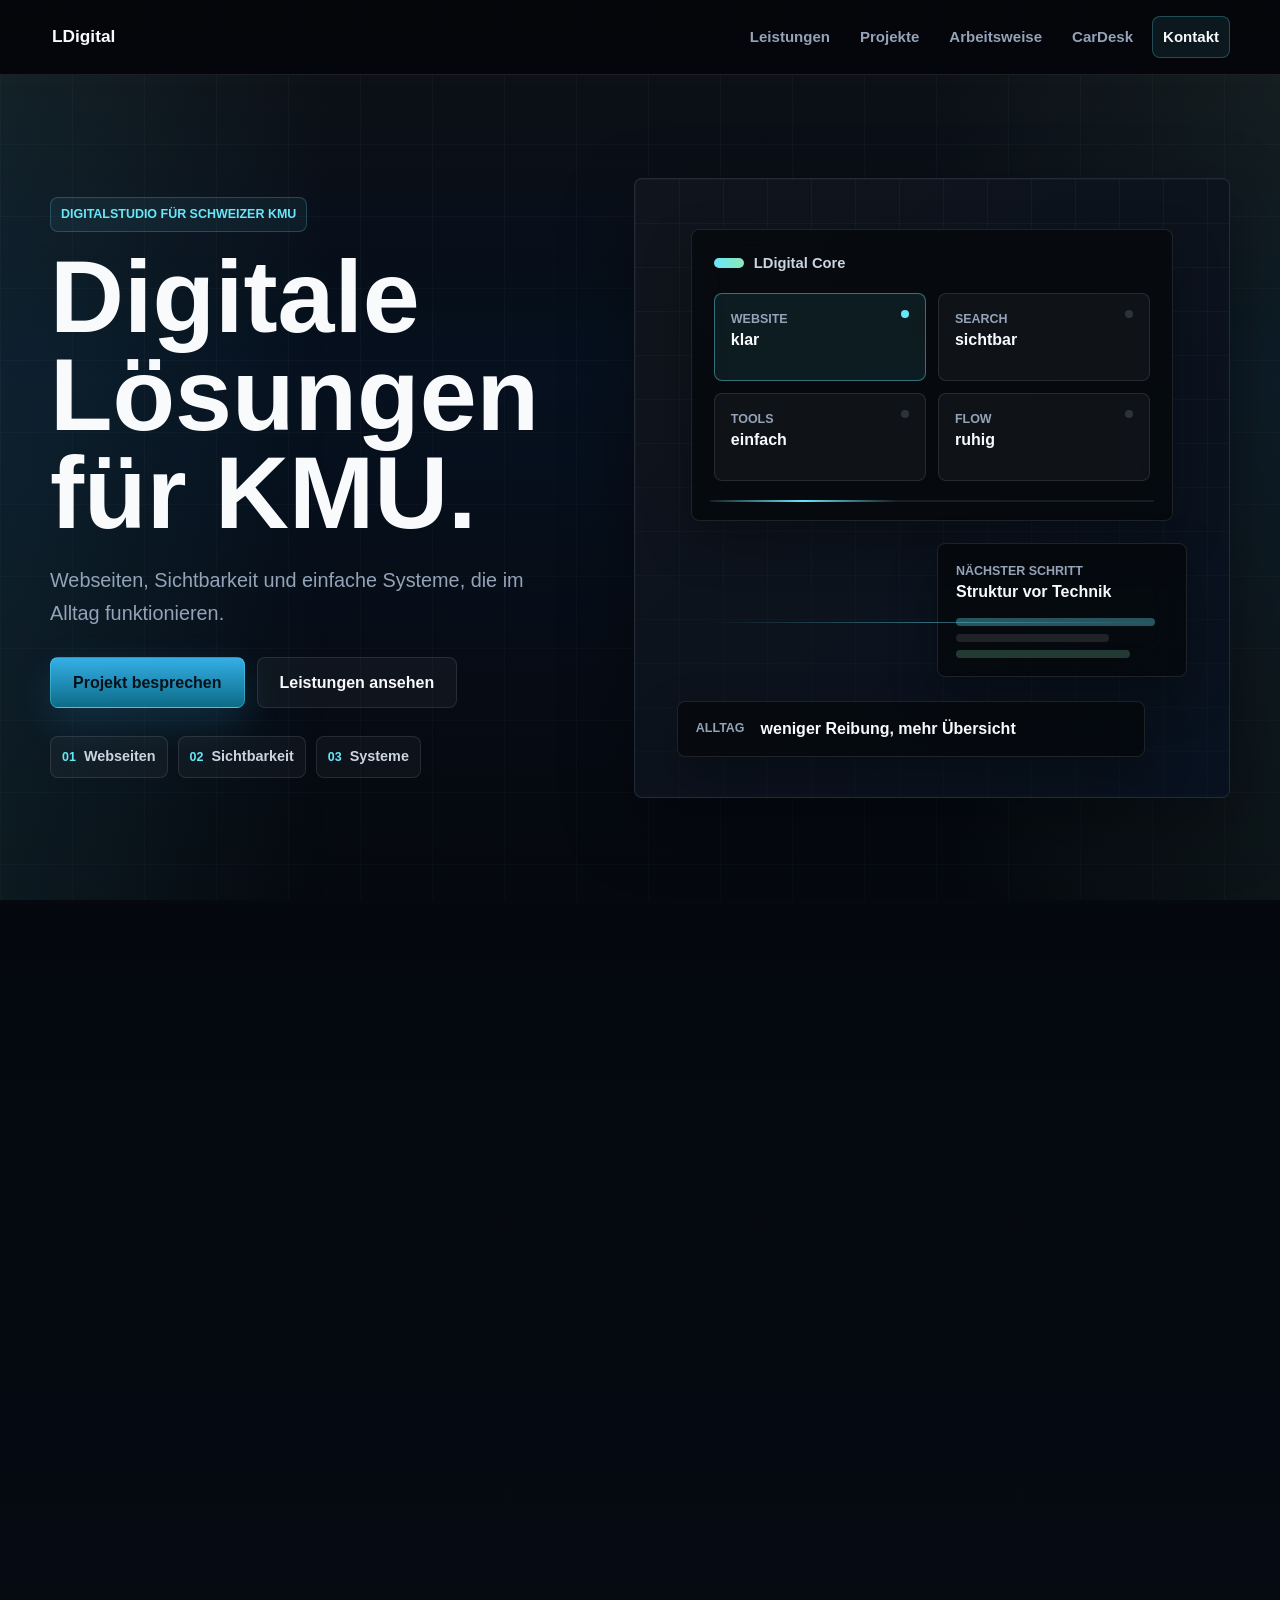
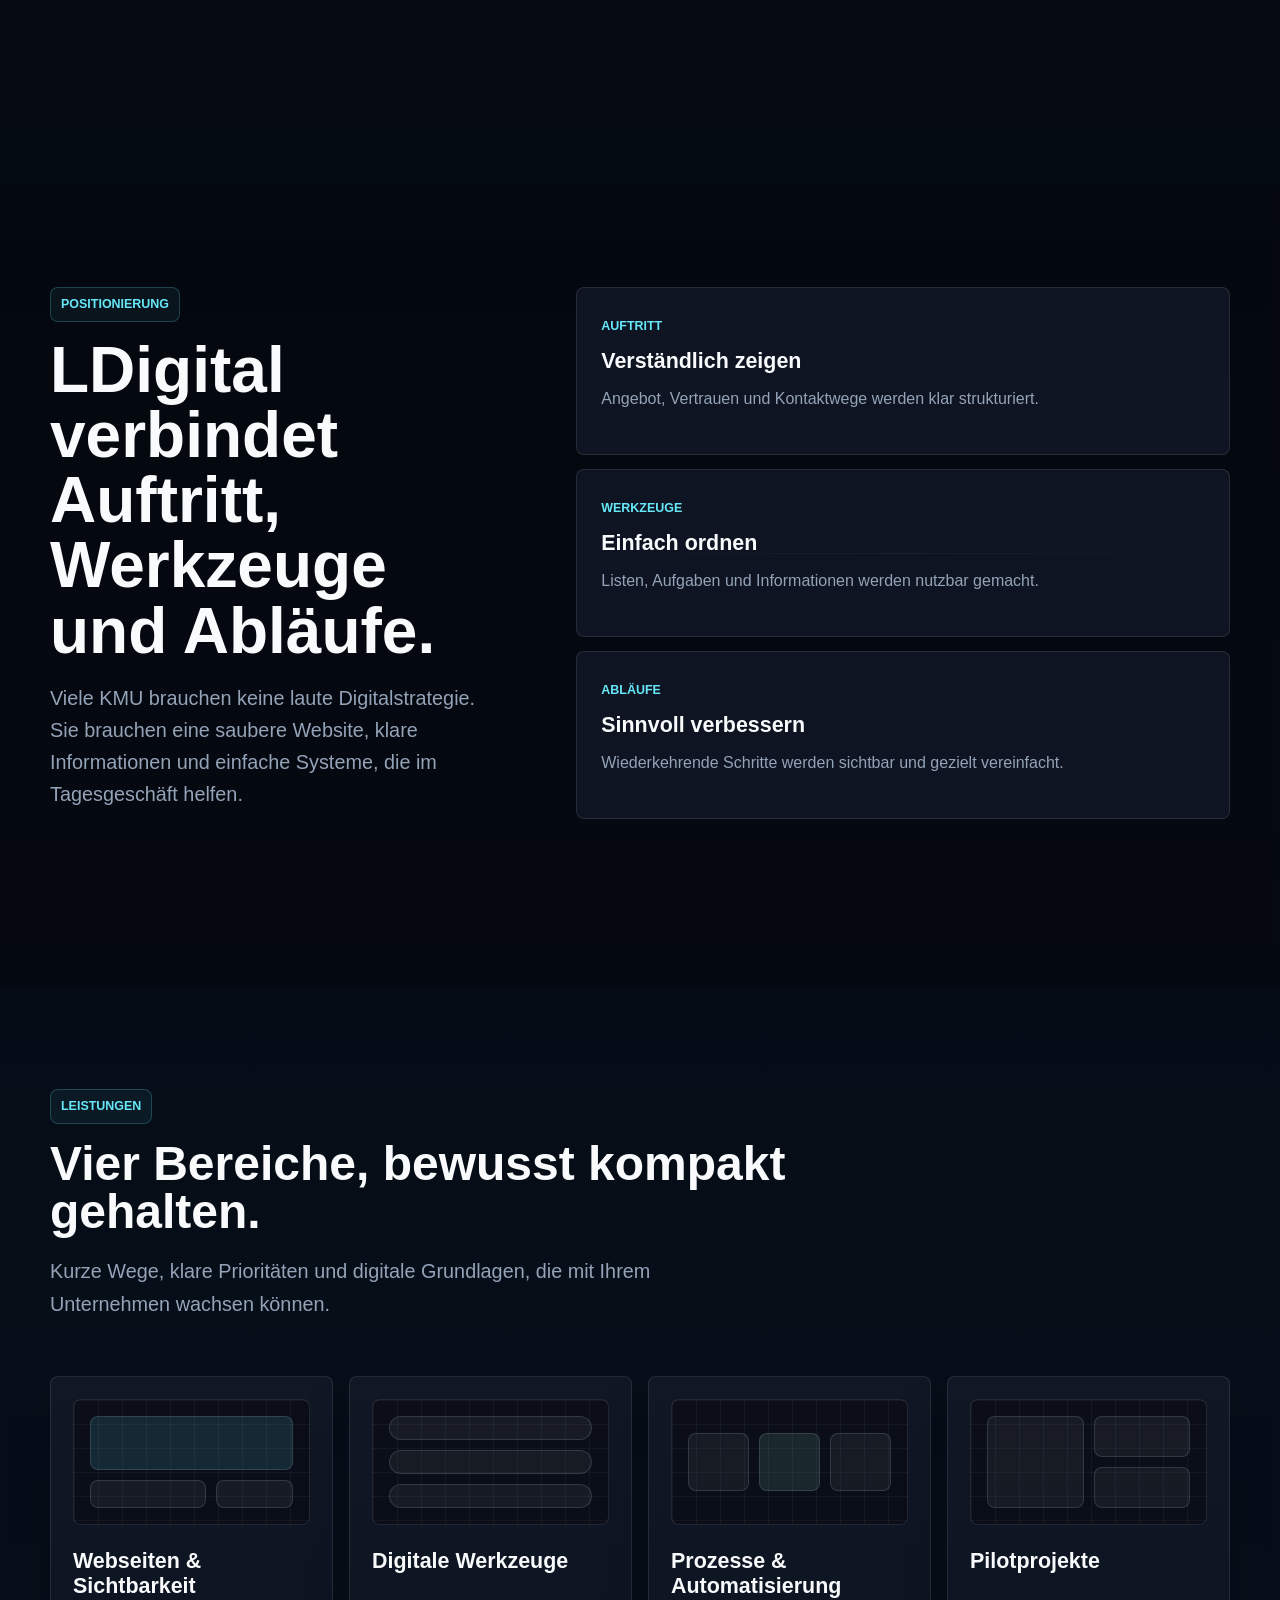
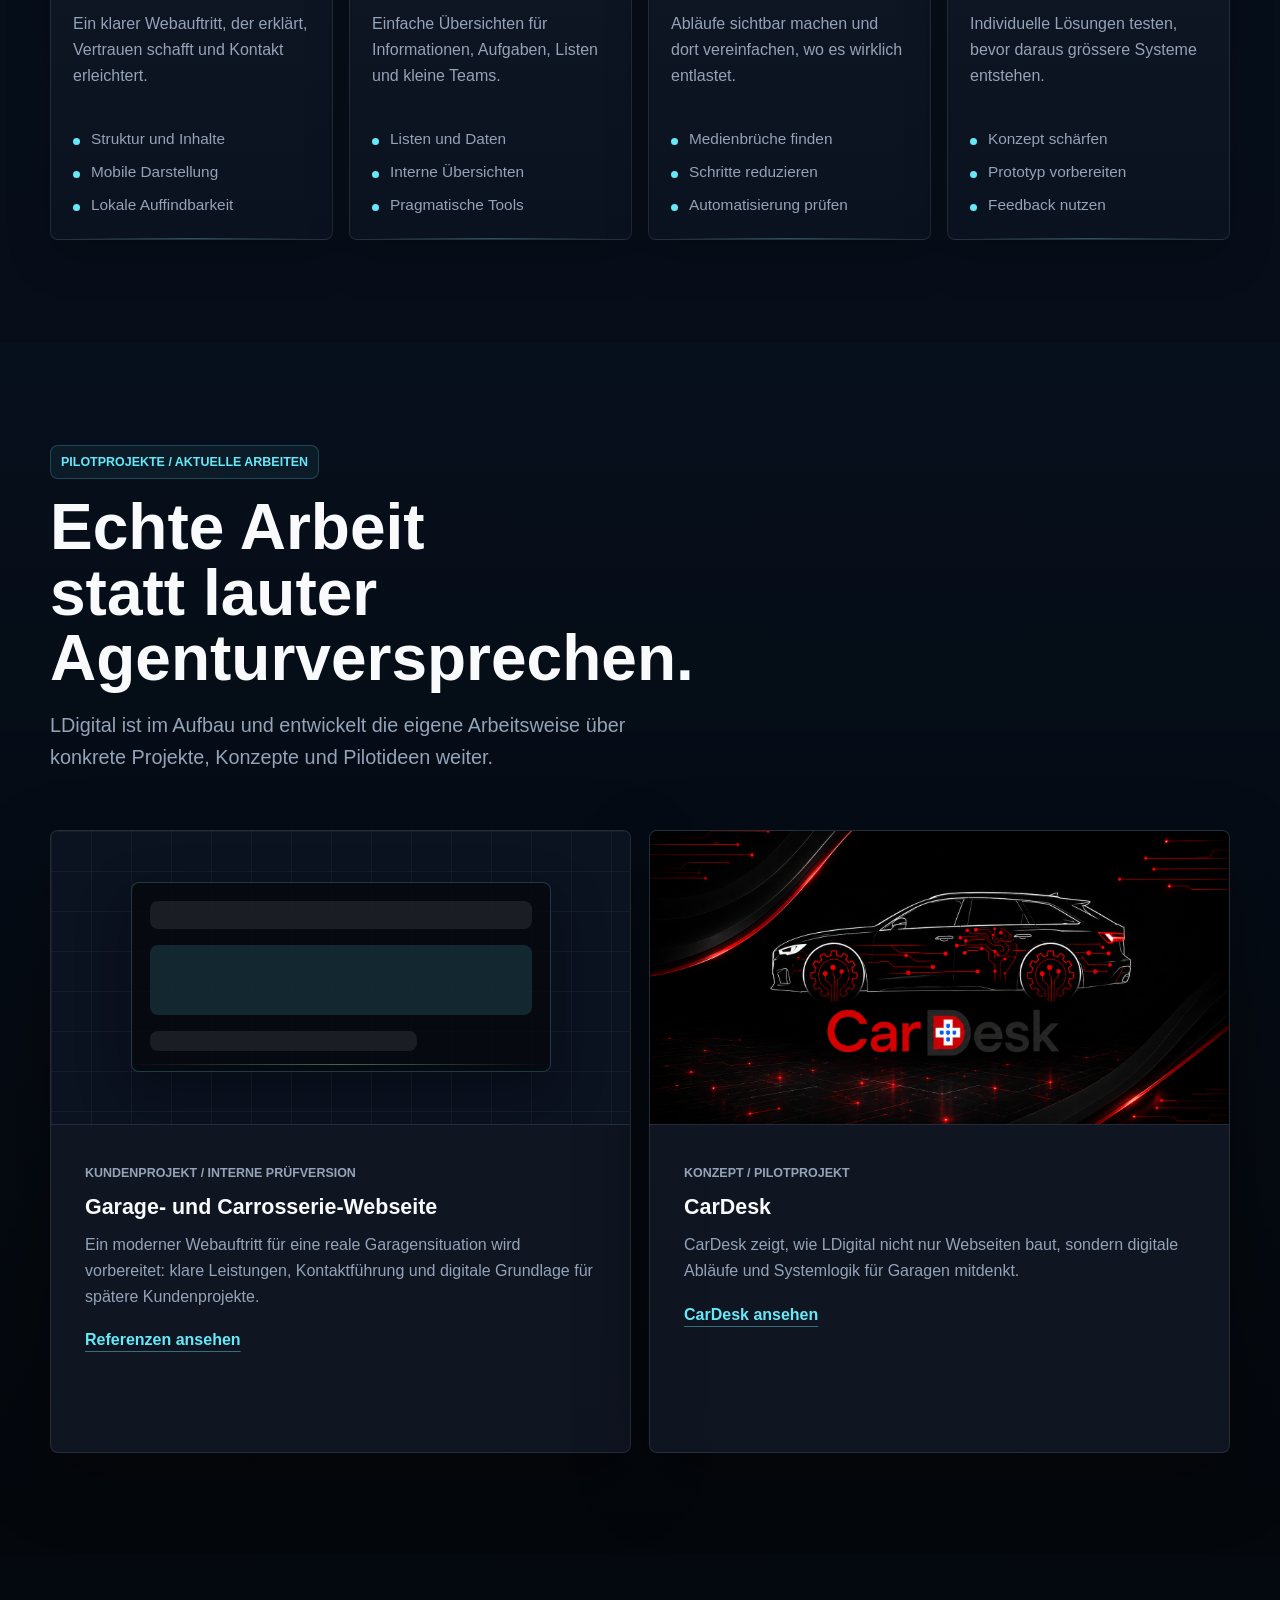
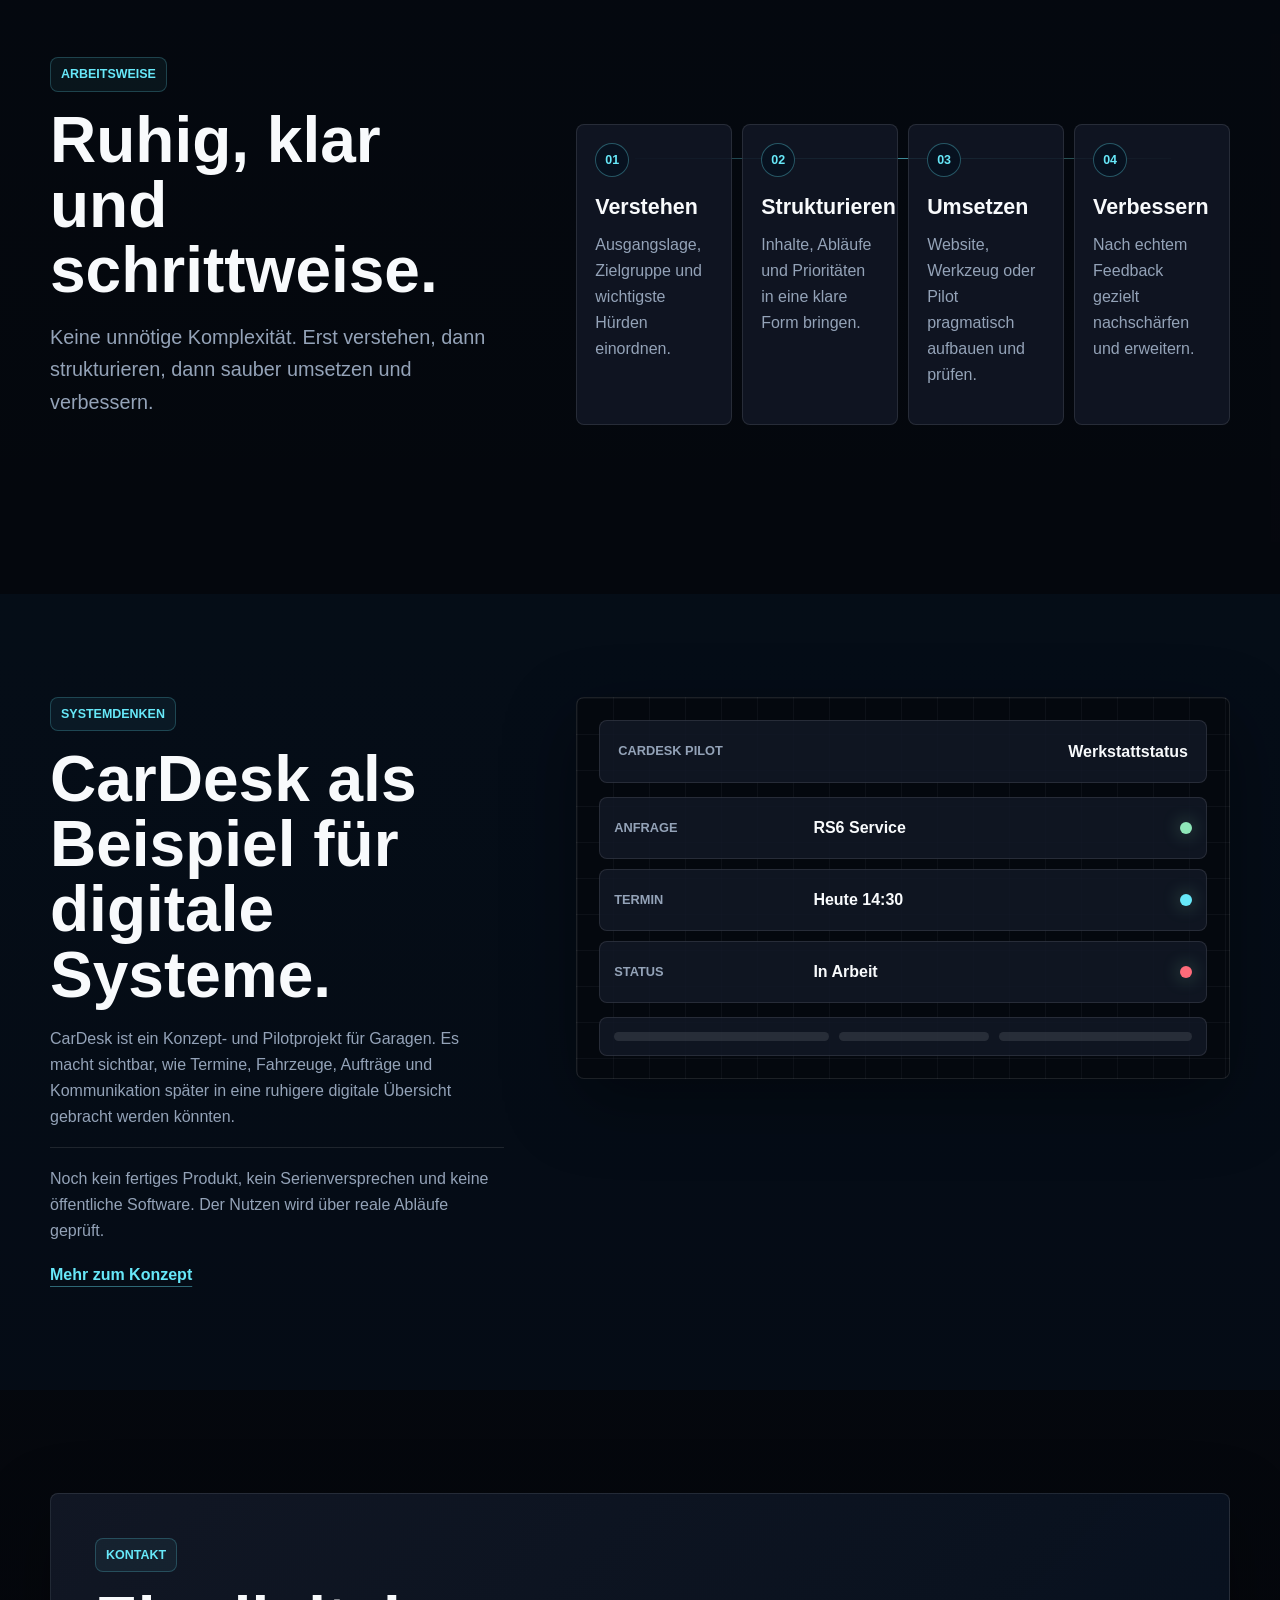
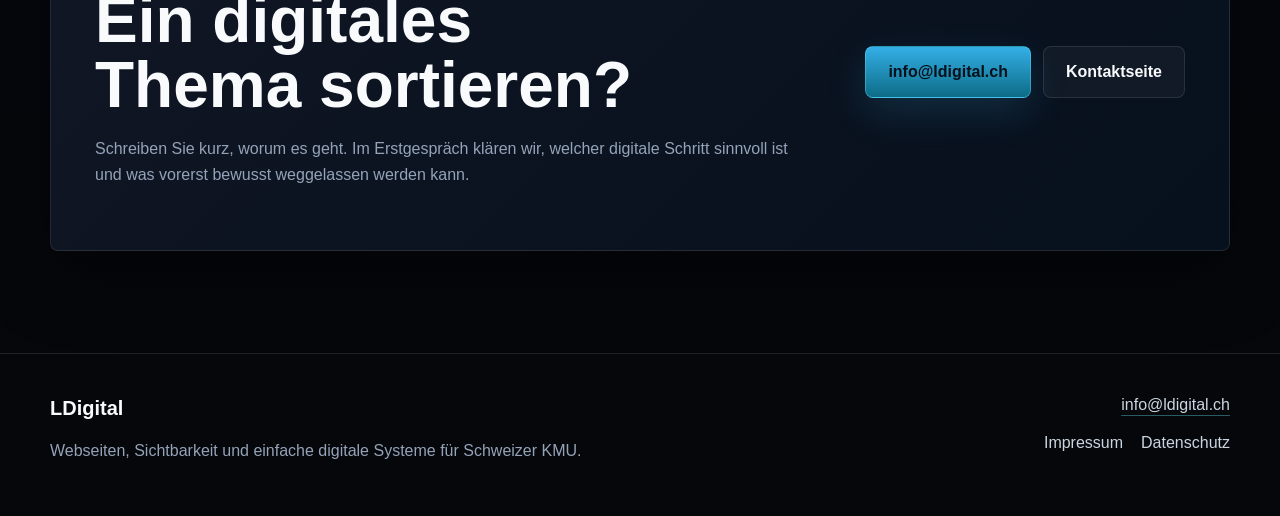
<file: index.html>
<!DOCTYPE html>
<html lang="de-CH">

<head>
    <meta charset="UTF-8">
    <meta name="viewport" content="width=device-width, initial-scale=1.0">
    <title>Digitale Lösungen für Schweizer KMU | LDigital</title>
    <meta name="description" content="LDigital entwickelt Webseiten, Sichtbarkeit und einfache digitale Systeme für Schweizer KMU, die im Alltag funktionieren.">
    <meta property="og:type" content="website">
    <meta property="og:locale" content="de_CH">
    <meta property="og:title" content="Digitale Lösungen für Schweizer KMU | LDigital">
    <meta property="og:description" content="Webseiten, Sichtbarkeit und einfache Systeme, die im Alltag funktionieren.">
    <meta property="og:url" content="https://ldigital.ch/">
    <meta property="og:image" content="https://ldigital.ch/Logo/ldigital-social-preview.png">
    <meta property="og:image:alt" content="LDigital - digitale Lösungen für Unternehmen in der Schweiz">
    <link rel="canonical" href="https://ldigital.ch/">
    <link rel="icon" type="image/png" href="Logo/favicon.png">
    <link rel="stylesheet" href="css/styles.css">
    <script src="js/script.js" defer></script>
</head>

<body class="home-page">
    <a class="skip-link" href="#main-content">Direkt zum Inhalt</a>

    <header>
        <div class="site-container header-inner">
            <a href="index.html" class="logo-link" aria-label="LDigital Startseite">
                <img src="Logo/ldigital-logo.png" alt="LDigital" class="logo">
            </a>

            <nav class="main-nav" aria-label="Hauptnavigation">
                <a href="#leistungen">Leistungen</a>
                <a href="#projekte">Projekte</a>
                <a href="#arbeitsweise">Arbeitsweise</a>
                <a href="#cardesk">CarDesk</a>
                <a href="kontakt.html" class="nav-cta">Kontakt</a>
            </nav>
        </div>
    </header>

    <main id="main-content" class="home-v3">
        <section class="hero-stage" data-hero-stage>
            <div class="hero hero-v3 hero-v3__sticky">
                <div class="site-container hero-v3__grid">
                    <div class="hero-copy">
                        <p class="eyebrow">Digitalstudio für Schweizer KMU</p>
                        <h1>Digitale Lösungen für KMU.</h1>
                        <p>Webseiten, Sichtbarkeit und einfache Systeme, die im Alltag funktionieren.</p>
                        <div class="button-group">
                            <a href="kontakt.html" class="button">Projekt besprechen</a>
                            <a href="#leistungen" class="button button-secondary">Leistungen ansehen</a>
                        </div>
                        <ul class="hero-proof" aria-label="LDigital Schwerpunkte">
                            <li><span>01</span>Webseiten</li>
                            <li><span>02</span>Sichtbarkeit</li>
                            <li><span>03</span>Systeme</li>
                        </ul>
                    </div>

                    <div class="hero-system" role="img" aria-label="Technisches LDigital-Visual mit verbundenen Modulen für Website, Sichtbarkeit, Systeme und Prozesse">
                        <div class="hero-system__grid" aria-hidden="true"></div>
                        <div class="hero-system__panel hero-system__panel--main">
                            <div class="panel-topline">
                                <span></span>
                                <strong>LDigital Core</strong>
                            </div>
                            <div class="system-map">
                                <div class="system-node system-node--active">
                                    <small>Website</small>
                                    <strong>klar</strong>
                                </div>
                                <div class="system-node">
                                    <small>Search</small>
                                    <strong>sichtbar</strong>
                                </div>
                                <div class="system-node">
                                    <small>Tools</small>
                                    <strong>einfach</strong>
                                </div>
                                <div class="system-node">
                                    <small>Flow</small>
                                    <strong>ruhig</strong>
                                </div>
                            </div>
                            <div class="system-pulse" aria-hidden="true"></div>
                        </div>
                        <div class="hero-system__panel hero-system__panel--side">
                            <span class="metric-label">Nächster Schritt</span>
                            <strong>Struktur vor Technik</strong>
                            <div class="metric-bars" aria-hidden="true">
                                <span></span>
                                <span></span>
                                <span></span>
                            </div>
                        </div>
                        <div class="hero-system__panel hero-system__panel--bottom">
                            <span>Alltag</span>
                            <strong>weniger Reibung, mehr Übersicht</strong>
                        </div>
                    </div>
                </div>
            </div>
        </section>

        <section class="home-section positioning-section">
            <div class="site-container positioning-grid">
                <div class="section-heading">
                    <p class="eyebrow">Positionierung</p>
                    <h2>LDigital verbindet Auftritt, Werkzeuge und Abläufe.</h2>
                    <p class="section-intro">Viele KMU brauchen keine laute Digitalstrategie. Sie brauchen eine saubere Website, klare Informationen und einfache Systeme, die im Tagesgeschäft helfen.</p>
                </div>
                <div class="position-modules" aria-label="LDigital Verbindungslogik">
                    <article>
                        <span>Auftritt</span>
                        <h3>Verständlich zeigen</h3>
                        <p>Angebot, Vertrauen und Kontaktwege werden klar strukturiert.</p>
                    </article>
                    <article>
                        <span>Werkzeuge</span>
                        <h3>Einfach ordnen</h3>
                        <p>Listen, Aufgaben und Informationen werden nutzbar gemacht.</p>
                    </article>
                    <article>
                        <span>Abläufe</span>
                        <h3>Sinnvoll verbessern</h3>
                        <p>Wiederkehrende Schritte werden sichtbar und gezielt vereinfacht.</p>
                    </article>
                </div>
            </div>
        </section>

        <section id="leistungen" class="home-section services-section">
            <div class="site-container">
                <div class="section-heading section-heading--wide">
                    <p class="eyebrow">Leistungen</p>
                    <h2>Vier Bereiche, bewusst kompakt gehalten.</h2>
                    <p class="section-intro">Kurze Wege, klare Prioritäten und digitale Grundlagen, die mit Ihrem Unternehmen wachsen können.</p>
                </div>

                <div class="v3-service-grid">
                    <article class="v3-service-card">
                        <div class="v3-card-visual v3-card-visual--browser" aria-hidden="true">
                            <span></span>
                            <span></span>
                            <span></span>
                        </div>
                        <h3>Webseiten &amp; Sichtbarkeit</h3>
                        <p>Ein klarer Webauftritt, der erklärt, Vertrauen schafft und Kontakt erleichtert.</p>
                        <ul>
                            <li>Struktur und Inhalte</li>
                            <li>Mobile Darstellung</li>
                            <li>Lokale Auffindbarkeit</li>
                        </ul>
                    </article>

                    <article class="v3-service-card">
                        <div class="v3-card-visual v3-card-visual--tools" aria-hidden="true">
                            <span></span>
                            <span></span>
                            <span></span>
                        </div>
                        <h3>Digitale Werkzeuge</h3>
                        <p>Einfache Übersichten für Informationen, Aufgaben, Listen und kleine Teams.</p>
                        <ul>
                            <li>Listen und Daten</li>
                            <li>Interne Übersichten</li>
                            <li>Pragmatische Tools</li>
                        </ul>
                    </article>

                    <article class="v3-service-card">
                        <div class="v3-card-visual v3-card-visual--flow" aria-hidden="true">
                            <span></span>
                            <span></span>
                            <span></span>
                        </div>
                        <h3>Prozesse &amp; Automatisierung</h3>
                        <p>Abläufe sichtbar machen und dort vereinfachen, wo es wirklich entlastet.</p>
                        <ul>
                            <li>Medienbrüche finden</li>
                            <li>Schritte reduzieren</li>
                            <li>Automatisierung prüfen</li>
                        </ul>
                    </article>

                    <article class="v3-service-card">
                        <div class="v3-card-visual v3-card-visual--pilot" aria-hidden="true">
                            <span></span>
                            <span></span>
                            <span></span>
                        </div>
                        <h3>Pilotprojekte</h3>
                        <p>Individuelle Lösungen testen, bevor daraus grössere Systeme entstehen.</p>
                        <ul>
                            <li>Konzept schärfen</li>
                            <li>Prototyp vorbereiten</li>
                            <li>Feedback nutzen</li>
                        </ul>
                    </article>
                </div>
            </div>
        </section>

        <section id="projekte" class="home-section projects-section">
            <div class="site-container">
                <div class="section-heading section-heading--wide">
                    <p class="eyebrow">Pilotprojekte / aktuelle Arbeiten</p>
                    <h2>Echte Arbeit statt lauter Agenturversprechen.</h2>
                    <p class="section-intro">LDigital ist im Aufbau und entwickelt die eigene Arbeitsweise über konkrete Projekte, Konzepte und Pilotideen weiter.</p>
                </div>

                <div class="showcase-grid">
                    <article class="showcase-card">
                        <div class="garage-visual" role="img" aria-label="Abstraktes Website- und Garagenprojekt-Visual">
                            <div class="garage-visual__screen">
                                <span></span>
                                <strong></strong>
                                <i></i>
                            </div>
                            <div class="garage-visual__line" aria-hidden="true"></div>
                        </div>
                        <div class="showcase-card__body">
                            <p class="showcase-status">Kundenprojekt / interne Prüfversion</p>
                            <h3>Garage- und Carrosserie-Webseite</h3>
                            <p>Ein moderner Webauftritt für eine reale Garagensituation wird vorbereitet: klare Leistungen, Kontaktführung und digitale Grundlage für spätere Kundenprojekte.</p>
                            <a href="projekte.html">Referenzen ansehen</a>
                        </div>
                    </article>

                    <article class="showcase-card showcase-card--image">
                        <figure>
                            <img src="assets/images/cardesk-hero-rs6-tech.png" alt="CarDesk Konzeptvisual mit digitalisiertem Fahrzeug und roten Techniklinien">
                        </figure>
                        <div class="showcase-card__body">
                            <p class="showcase-status">Konzept / Pilotprojekt</p>
                            <h3>CarDesk</h3>
                            <p>CarDesk zeigt, wie LDigital nicht nur Webseiten baut, sondern digitale Abläufe und Systemlogik für Garagen mitdenkt.</p>
                            <a href="cardesk.html">CarDesk ansehen</a>
                        </div>
                    </article>
                </div>
            </div>
        </section>

        <section id="arbeitsweise" class="home-section process-v3-section">
            <div class="site-container process-v3-grid">
                <div class="section-heading">
                    <p class="eyebrow">Arbeitsweise</p>
                    <h2>Ruhig, klar und schrittweise.</h2>
                    <p class="section-intro">Keine unnötige Komplexität. Erst verstehen, dann strukturieren, dann sauber umsetzen und verbessern.</p>
                </div>
                <ol class="process-timeline">
                    <li>
                        <span>01</span>
                        <h3>Verstehen</h3>
                        <p>Ausgangslage, Zielgruppe und wichtigste Hürden einordnen.</p>
                    </li>
                    <li>
                        <span>02</span>
                        <h3>Strukturieren</h3>
                        <p>Inhalte, Abläufe und Prioritäten in eine klare Form bringen.</p>
                    </li>
                    <li>
                        <span>03</span>
                        <h3>Umsetzen</h3>
                        <p>Website, Werkzeug oder Pilot pragmatisch aufbauen und prüfen.</p>
                    </li>
                    <li>
                        <span>04</span>
                        <h3>Verbessern</h3>
                        <p>Nach echtem Feedback gezielt nachschärfen und erweitern.</p>
                    </li>
                </ol>
            </div>
        </section>

        <section id="cardesk" class="home-section system-thinking-section">
            <div class="site-container system-thinking-grid">
                <div>
                    <p class="eyebrow">Systemdenken</p>
                    <h2>CarDesk als Beispiel für digitale Systeme.</h2>
                    <p>CarDesk ist ein Konzept- und Pilotprojekt für Garagen. Es macht sichtbar, wie Termine, Fahrzeuge, Aufträge und Kommunikation später in eine ruhigere digitale Übersicht gebracht werden könnten.</p>
                    <p class="muted-note">Noch kein fertiges Produkt, kein Serienversprechen und keine öffentliche Software. Der Nutzen wird über reale Abläufe geprüft.</p>
                    <a href="cardesk.html" class="text-link">Mehr zum Konzept</a>
                </div>
                <div class="system-board" role="img" aria-label="Kompaktes CarDesk-Systemvisual mit Werkstattstatus, Fahrzeugen und Aufgaben">
                    <div class="system-board__header">
                        <span>CarDesk Pilot</span>
                        <strong>Werkstattstatus</strong>
                    </div>
                    <div class="system-board__rows">
                        <div><span>Anfrage</span><strong>RS6 Service</strong><i></i></div>
                        <div><span>Termin</span><strong>Heute 14:30</strong><i></i></div>
                        <div><span>Status</span><strong>In Arbeit</strong><i></i></div>
                    </div>
                    <div class="system-board__footer" aria-hidden="true">
                        <span></span>
                        <span></span>
                        <span></span>
                    </div>
                </div>
            </div>
        </section>

        <section id="kontakt" class="home-section contact-v3-section">
            <div class="site-container contact-v3-panel">
                <div>
                    <p class="eyebrow">Kontakt</p>
                    <h2>Ein digitales Thema sortieren?</h2>
                    <p>Schreiben Sie kurz, worum es geht. Im Erstgespräch klären wir, welcher digitale Schritt sinnvoll ist und was vorerst bewusst weggelassen werden kann.</p>
                </div>
                <div class="contact-v3-actions">
                    <a href="mailto:info@ldigital.ch" class="button">info@ldigital.ch</a>
                    <a href="kontakt.html" class="button button-secondary">Kontaktseite</a>
                </div>
            </div>
        </section>
    </main>

    <footer>
        <div class="site-container footer-inner">
            <div>
                <p class="footer-title">LDigital</p>
                <p>Webseiten, Sichtbarkeit und einfache digitale Systeme für Schweizer KMU.</p>
            </div>
            <div class="footer-meta">
                <p><a href="mailto:info@ldigital.ch">info@ldigital.ch</a></p>
                <nav class="footer-nav" aria-label="Rechtliches">
                    <a href="impressum.html">Impressum</a>
                    <a href="datenschutz.html">Datenschutz</a>
                </nav>
            </div>
        </div>
    </footer>

</body>

</html>
</file>
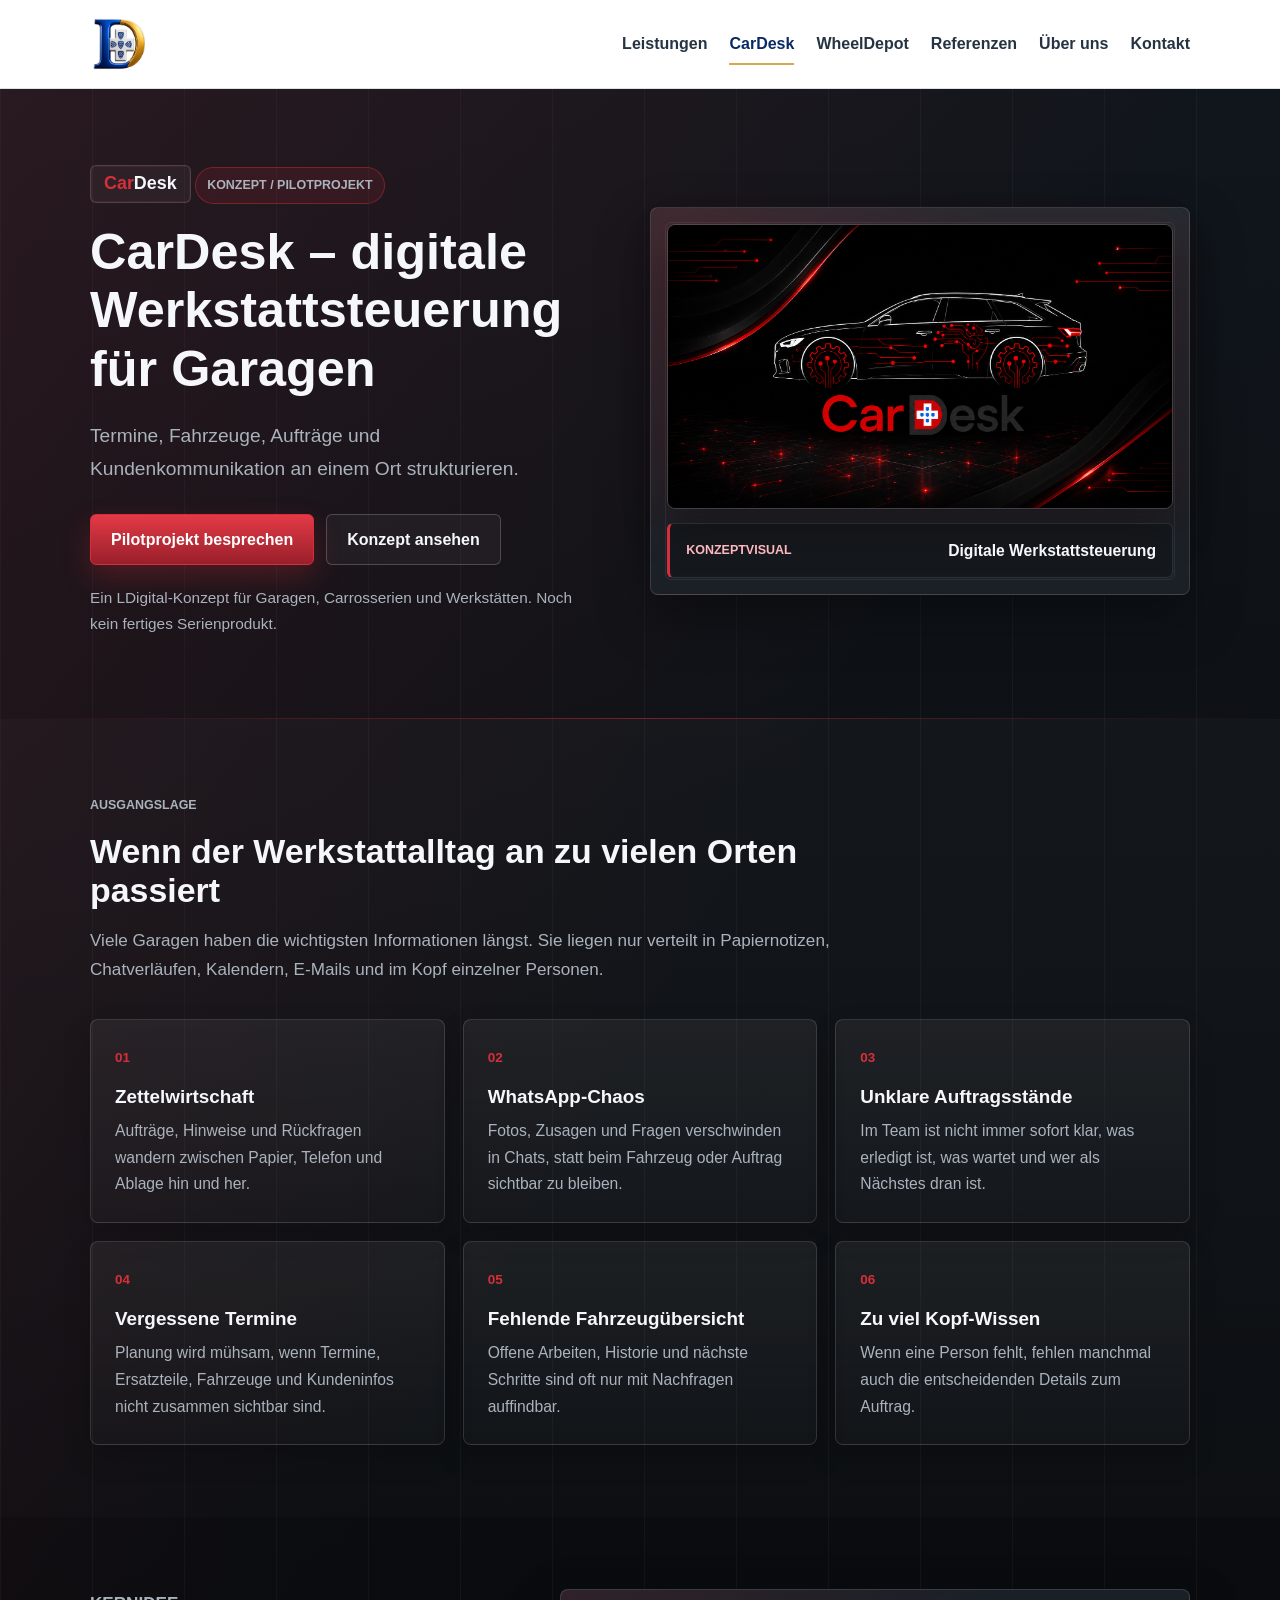
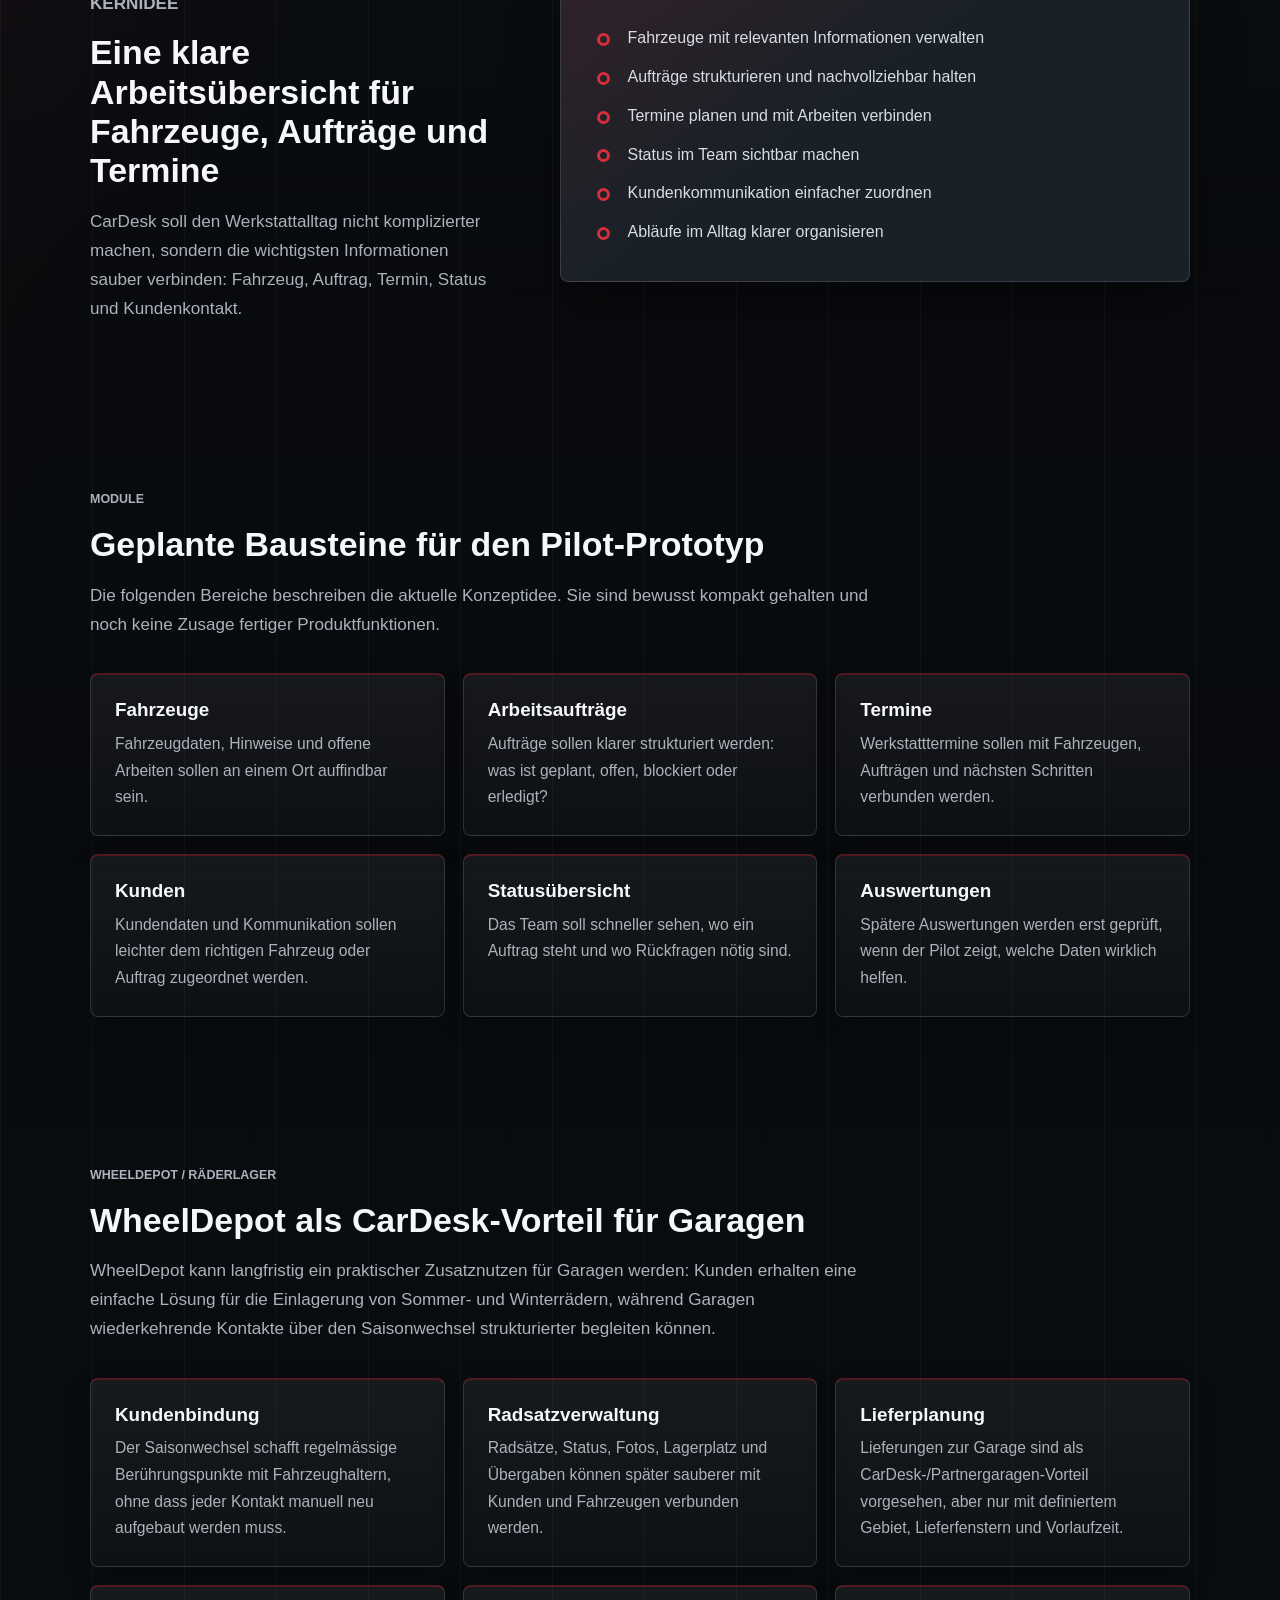
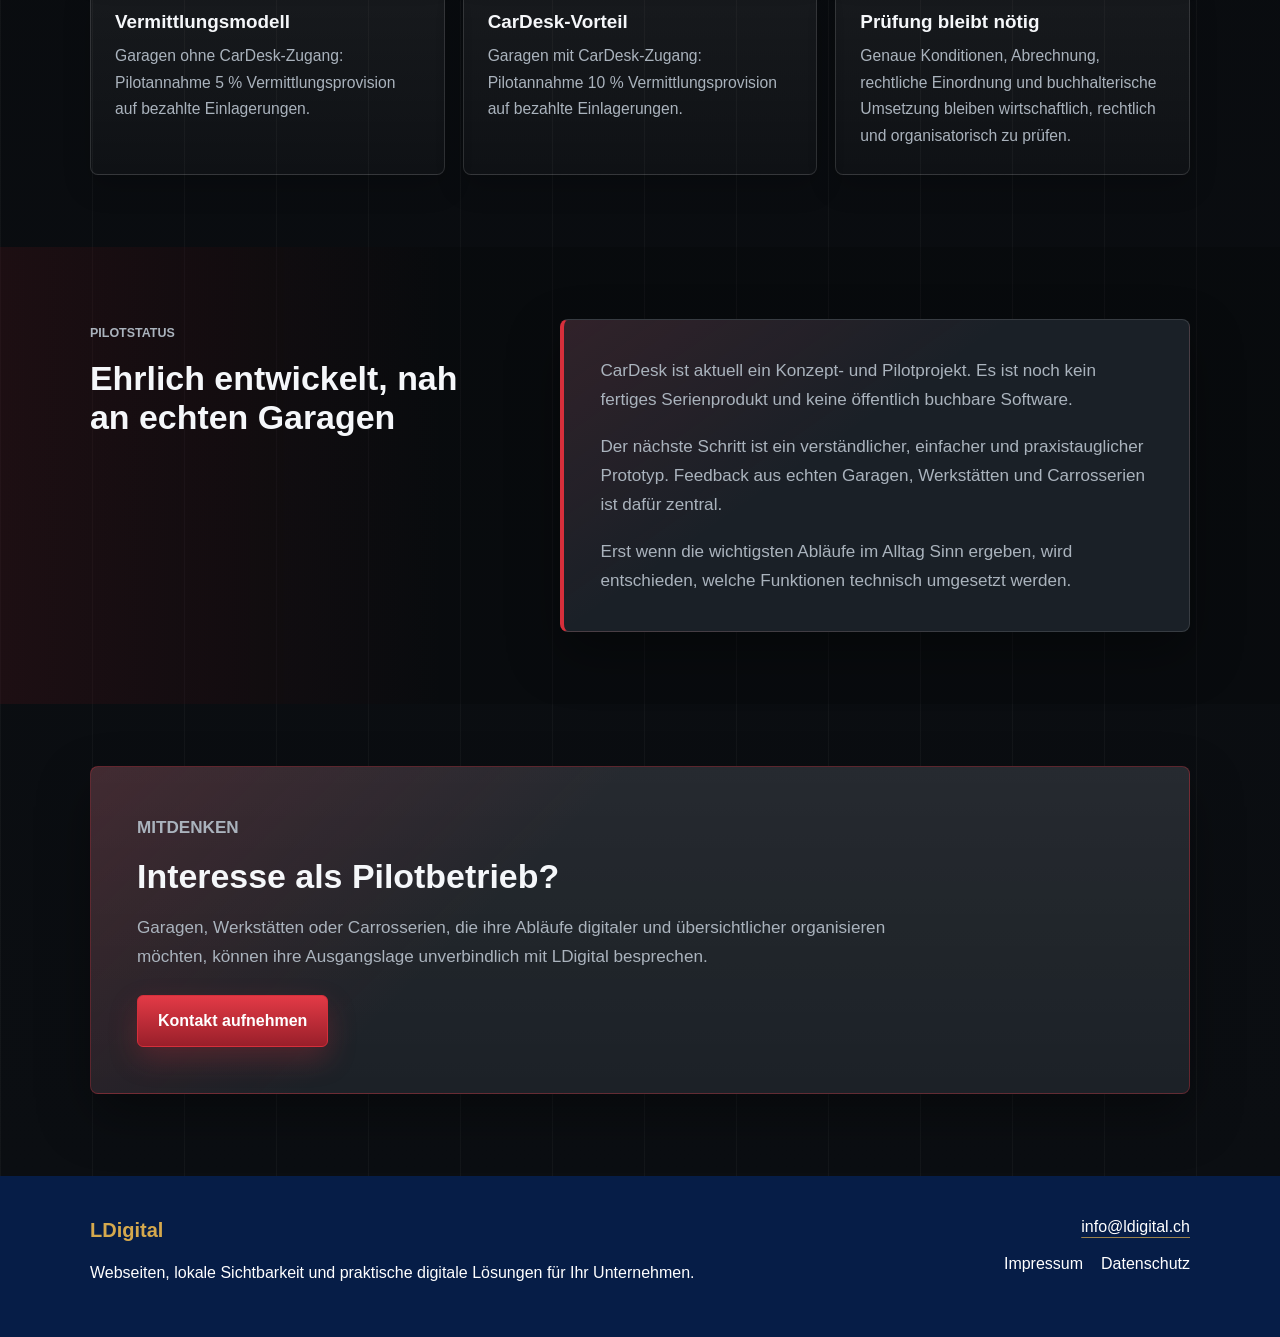
<file: cardesk.html>
<!DOCTYPE html>
<html lang="de">

<head>
    <meta charset="UTF-8">
    <meta name="viewport" content="width=device-width, initial-scale=1.0">
    <title>CarDesk – digitale Werkstattsteuerung für Garagen | LDigital</title>
    <meta name="description" content="CarDesk ist ein Konzept- und Pilotprojekt von LDigital für Garagen, Werkstätten und Carrosserien. Ziel ist eine digitale Übersicht für Fahrzeuge, Aufträge, Termine und Kundenkommunikation.">
    <meta property="og:type" content="website">
    <meta property="og:locale" content="de_CH">
    <meta property="og:title" content="CarDesk – digitale Werkstattsteuerung für Garagen | LDigital">
    <meta property="og:description" content="CarDesk ist ein Pilotprojekt von LDigital für kleine Garagen, Werkstätten und Carrosserien in Konzept- und Prototyp-Phase.">
    <meta property="og:url" content="https://ldigital.ch/cardesk.html">
    <meta property="og:image" content="https://ldigital.ch/Logo/ldigital-social-preview.png">
    <meta property="og:image:alt" content="LDigital – digitale Lösungen für Unternehmen in der Schweiz">
    <link rel="canonical" href="https://ldigital.ch/cardesk.html">
    <link rel="icon" type="image/png" href="Logo/favicon.png">
    <link rel="stylesheet" href="css/styles.css">
</head>

<body>
    <a class="skip-link" href="#main-content">Direkt zum Inhalt</a>

    <header>
        <div class="site-container header-inner">
            <a href="index.html" class="logo-link" aria-label="LDigital Startseite">
                <img src="Logo/ldigital-logo.png" alt="LDigital" class="logo">
            </a>
            <nav class="main-nav" aria-label="Hauptnavigation">
                <a href="leistungen.html">Leistungen</a>
                <a href="cardesk.html" aria-current="page">CarDesk</a>
                <a href="wheeldepot.html">WheelDepot</a>
                <a href="projekte.html">Referenzen</a>
                <a href="ueber-uns.html">Über uns</a>
                <a href="kontakt.html">Kontakt</a>
            </nav>
        </div>
    </header>

    <main id="main-content" class="cardesk-page">
        <section class="cardesk-hero">
            <div class="cardesk-container cardesk-hero__grid">
                <div class="cardesk-hero__copy">
                    <div class="cardesk-wordmark" aria-label="CarDesk">
                        <span class="cardesk-wordmark__car">Car</span><span class="cardesk-wordmark__desk">Desk</span>
                    </div>
                    <p class="cardesk-badge">Konzept / Pilotprojekt</p>
                    <h1>CarDesk – digitale Werkstattsteuerung für Garagen</h1>
                    <p class="cardesk-lead">Termine, Fahrzeuge, Aufträge und Kundenkommunikation an einem Ort strukturieren.</p>
                    <div class="cardesk-actions">
                        <a href="kontakt.html" class="cardesk-button cardesk-button--primary">Pilotprojekt besprechen</a>
                        <a href="#konzept" class="cardesk-button cardesk-button--secondary">Konzept ansehen</a>
                    </div>
                    <p class="cardesk-note">Ein LDigital-Konzept für Garagen, Carrosserien und Werkstätten. Noch kein fertiges Serienprodukt.</p>
                </div>
                <figure class="cardesk-visual cardesk-hero-image">
                    <img src="assets/images/cardesk-hero-rs6-tech.png" alt="CarDesk Hero-Visual mit digitalisiertem Fahrzeug und roten Techniklinien">
                    <figcaption class="cardesk-hero-image__caption">
                        <span>Konzeptvisual</span>
                        <strong>Digitale Werkstattsteuerung</strong>
                    </figcaption>
                </figure>
            </div>
        </section>

        <section class="cardesk-section cardesk-section--problem">
            <div class="cardesk-container">
                <div class="cardesk-section-heading">
                    <p class="cardesk-kicker">Ausgangslage</p>
                    <h2>Wenn der Werkstattalltag an zu vielen Orten passiert</h2>
                    <p>Viele Garagen haben die wichtigsten Informationen längst. Sie liegen nur verteilt in Papiernotizen, Chatverläufen, Kalendern, E-Mails und im Kopf einzelner Personen.</p>
                </div>
                <div class="cardesk-problem-grid">
                    <article class="cardesk-card">
                        <span class="cardesk-card__number">01</span>
                        <h3>Zettelwirtschaft</h3>
                        <p>Aufträge, Hinweise und Rückfragen wandern zwischen Papier, Telefon und Ablage hin und her.</p>
                    </article>
                    <article class="cardesk-card">
                        <span class="cardesk-card__number">02</span>
                        <h3>WhatsApp-Chaos</h3>
                        <p>Fotos, Zusagen und Fragen verschwinden in Chats, statt beim Fahrzeug oder Auftrag sichtbar zu bleiben.</p>
                    </article>
                    <article class="cardesk-card">
                        <span class="cardesk-card__number">03</span>
                        <h3>Unklare Auftragsstände</h3>
                        <p>Im Team ist nicht immer sofort klar, was erledigt ist, was wartet und wer als Nächstes dran ist.</p>
                    </article>
                    <article class="cardesk-card">
                        <span class="cardesk-card__number">04</span>
                        <h3>Vergessene Termine</h3>
                        <p>Planung wird mühsam, wenn Termine, Ersatzteile, Fahrzeuge und Kundeninfos nicht zusammen sichtbar sind.</p>
                    </article>
                    <article class="cardesk-card">
                        <span class="cardesk-card__number">05</span>
                        <h3>Fehlende Fahrzeugübersicht</h3>
                        <p>Offene Arbeiten, Historie und nächste Schritte sind oft nur mit Nachfragen auffindbar.</p>
                    </article>
                    <article class="cardesk-card">
                        <span class="cardesk-card__number">06</span>
                        <h3>Zu viel Kopf-Wissen</h3>
                        <p>Wenn eine Person fehlt, fehlen manchmal auch die entscheidenden Details zum Auftrag.</p>
                    </article>
                </div>
            </div>
        </section>

        <section id="konzept" class="cardesk-section cardesk-section--solution">
            <div class="cardesk-container cardesk-solution-grid">
                <div>
                    <p class="cardesk-kicker">Kernidee</p>
                    <h2>Eine klare Arbeitsübersicht für Fahrzeuge, Aufträge und Termine</h2>
                    <p>CarDesk soll den Werkstattalltag nicht komplizierter machen, sondern die wichtigsten Informationen sauber verbinden: Fahrzeug, Auftrag, Termin, Status und Kundenkontakt.</p>
                </div>
                <div class="cardesk-solution-panel">
                    <ul class="cardesk-checklist">
                        <li>Fahrzeuge mit relevanten Informationen verwalten</li>
                        <li>Aufträge strukturieren und nachvollziehbar halten</li>
                        <li>Termine planen und mit Arbeiten verbinden</li>
                        <li>Status im Team sichtbar machen</li>
                        <li>Kundenkommunikation einfacher zuordnen</li>
                        <li>Abläufe im Alltag klarer organisieren</li>
                    </ul>
                </div>
            </div>
        </section>

        <section class="cardesk-section">
            <div class="cardesk-container">
                <div class="cardesk-section-heading">
                    <p class="cardesk-kicker">Module</p>
                    <h2>Geplante Bausteine für den Pilot-Prototyp</h2>
                    <p>Die folgenden Bereiche beschreiben die aktuelle Konzeptidee. Sie sind bewusst kompakt gehalten und noch keine Zusage fertiger Produktfunktionen.</p>
                </div>
                <div class="cardesk-feature-grid">
                    <article class="cardesk-card cardesk-card--feature">
                        <h3>Fahrzeuge</h3>
                        <p>Fahrzeugdaten, Hinweise und offene Arbeiten sollen an einem Ort auffindbar sein.</p>
                    </article>
                    <article class="cardesk-card cardesk-card--feature">
                        <h3>Arbeitsaufträge</h3>
                        <p>Aufträge sollen klarer strukturiert werden: was ist geplant, offen, blockiert oder erledigt?</p>
                    </article>
                    <article class="cardesk-card cardesk-card--feature">
                        <h3>Termine</h3>
                        <p>Werkstatttermine sollen mit Fahrzeugen, Aufträgen und nächsten Schritten verbunden werden.</p>
                    </article>
                    <article class="cardesk-card cardesk-card--feature">
                        <h3>Kunden</h3>
                        <p>Kundendaten und Kommunikation sollen leichter dem richtigen Fahrzeug oder Auftrag zugeordnet werden.</p>
                    </article>
                    <article class="cardesk-card cardesk-card--feature">
                        <h3>Statusübersicht</h3>
                        <p>Das Team soll schneller sehen, wo ein Auftrag steht und wo Rückfragen nötig sind.</p>
                    </article>
                    <article class="cardesk-card cardesk-card--feature">
                        <h3>Auswertungen</h3>
                        <p>Spätere Auswertungen werden erst geprüft, wenn der Pilot zeigt, welche Daten wirklich helfen.</p>
                    </article>
                </div>
            </div>
        </section>

        <section id="wheeldepot-partner" class="cardesk-section">
            <div class="cardesk-container">
                <div class="cardesk-section-heading">
                    <p class="cardesk-kicker">WheelDepot / Räderlager</p>
                    <h2>WheelDepot als CarDesk-Vorteil für Garagen</h2>
                    <p>WheelDepot kann langfristig ein praktischer Zusatznutzen für Garagen werden: Kunden erhalten eine einfache Lösung für die Einlagerung von Sommer- und Winterrädern, während Garagen wiederkehrende Kontakte über den Saisonwechsel strukturierter begleiten können.</p>
                </div>
                <div class="cardesk-feature-grid">
                    <article class="cardesk-card cardesk-card--feature">
                        <h3>Kundenbindung</h3>
                        <p>Der Saisonwechsel schafft regelmässige Berührungspunkte mit Fahrzeughaltern, ohne dass jeder Kontakt manuell neu aufgebaut werden muss.</p>
                    </article>
                    <article class="cardesk-card cardesk-card--feature">
                        <h3>Radsatzverwaltung</h3>
                        <p>Radsätze, Status, Fotos, Lagerplatz und Übergaben können später sauberer mit Kunden und Fahrzeugen verbunden werden.</p>
                    </article>
                    <article class="cardesk-card cardesk-card--feature">
                        <h3>Lieferplanung</h3>
                        <p>Lieferungen zur Garage sind als CarDesk-/Partnergaragen-Vorteil vorgesehen, aber nur mit definiertem Gebiet, Lieferfenstern und Vorlaufzeit.</p>
                    </article>
                    <article class="cardesk-card cardesk-card--feature">
                        <h3>Vermittlungsmodell</h3>
                        <p>Garagen ohne CarDesk-Zugang: Pilotannahme 5 % Vermittlungsprovision auf bezahlte Einlagerungen.</p>
                    </article>
                    <article class="cardesk-card cardesk-card--feature">
                        <h3>CarDesk-Vorteil</h3>
                        <p>Garagen mit CarDesk-Zugang: Pilotannahme 10 % Vermittlungsprovision auf bezahlte Einlagerungen.</p>
                    </article>
                    <article class="cardesk-card cardesk-card--feature">
                        <h3>Prüfung bleibt nötig</h3>
                        <p>Genaue Konditionen, Abrechnung, rechtliche Einordnung und buchhalterische Umsetzung bleiben wirtschaftlich, rechtlich und organisatorisch zu prüfen.</p>
                    </article>
                </div>
            </div>
        </section>

        <section id="pilotstatus" class="cardesk-section cardesk-pilot">
            <div class="cardesk-container cardesk-pilot__grid">
                <div>
                    <p class="cardesk-kicker">Pilotstatus</p>
                    <h2>Ehrlich entwickelt, nah an echten Garagen</h2>
                </div>
                <div class="cardesk-pilot__panel">
                    <p>CarDesk ist aktuell ein Konzept- und Pilotprojekt. Es ist noch kein fertiges Serienprodukt und keine öffentlich buchbare Software.</p>
                    <p>Der nächste Schritt ist ein verständlicher, einfacher und praxistauglicher Prototyp. Feedback aus echten Garagen, Werkstätten und Carrosserien ist dafür zentral.</p>
                    <p>Erst wenn die wichtigsten Abläufe im Alltag Sinn ergeben, wird entschieden, welche Funktionen technisch umgesetzt werden.</p>
                </div>
            </div>
        </section>

        <section class="cardesk-section cardesk-cta">
            <div class="cardesk-container cardesk-cta__inner">
                <p class="cardesk-kicker">Mitdenken</p>
                <h2>Interesse als Pilotbetrieb?</h2>
                <p>Garagen, Werkstätten oder Carrosserien, die ihre Abläufe digitaler und übersichtlicher organisieren möchten, können ihre Ausgangslage unverbindlich mit LDigital besprechen.</p>
                <a href="kontakt.html" class="cardesk-button cardesk-button--primary">Kontakt aufnehmen</a>
            </div>
        </section>
    </main>

    <footer>
        <div class="site-container footer-inner">
            <div>
                <p class="footer-title">LDigital</p>
                <p>Webseiten, lokale Sichtbarkeit und praktische digitale Lösungen für Ihr Unternehmen.</p>
            </div>
            <div class="footer-meta">
                <p><a href="mailto:info@ldigital.ch">info@ldigital.ch</a></p>
                <nav class="footer-nav" aria-label="Rechtliches">
                    <a href="impressum.html">Impressum</a>
                    <a href="datenschutz.html">Datenschutz</a>
                </nav>
            </div>
        </div>
    </footer>

</body>

</html>
</file>
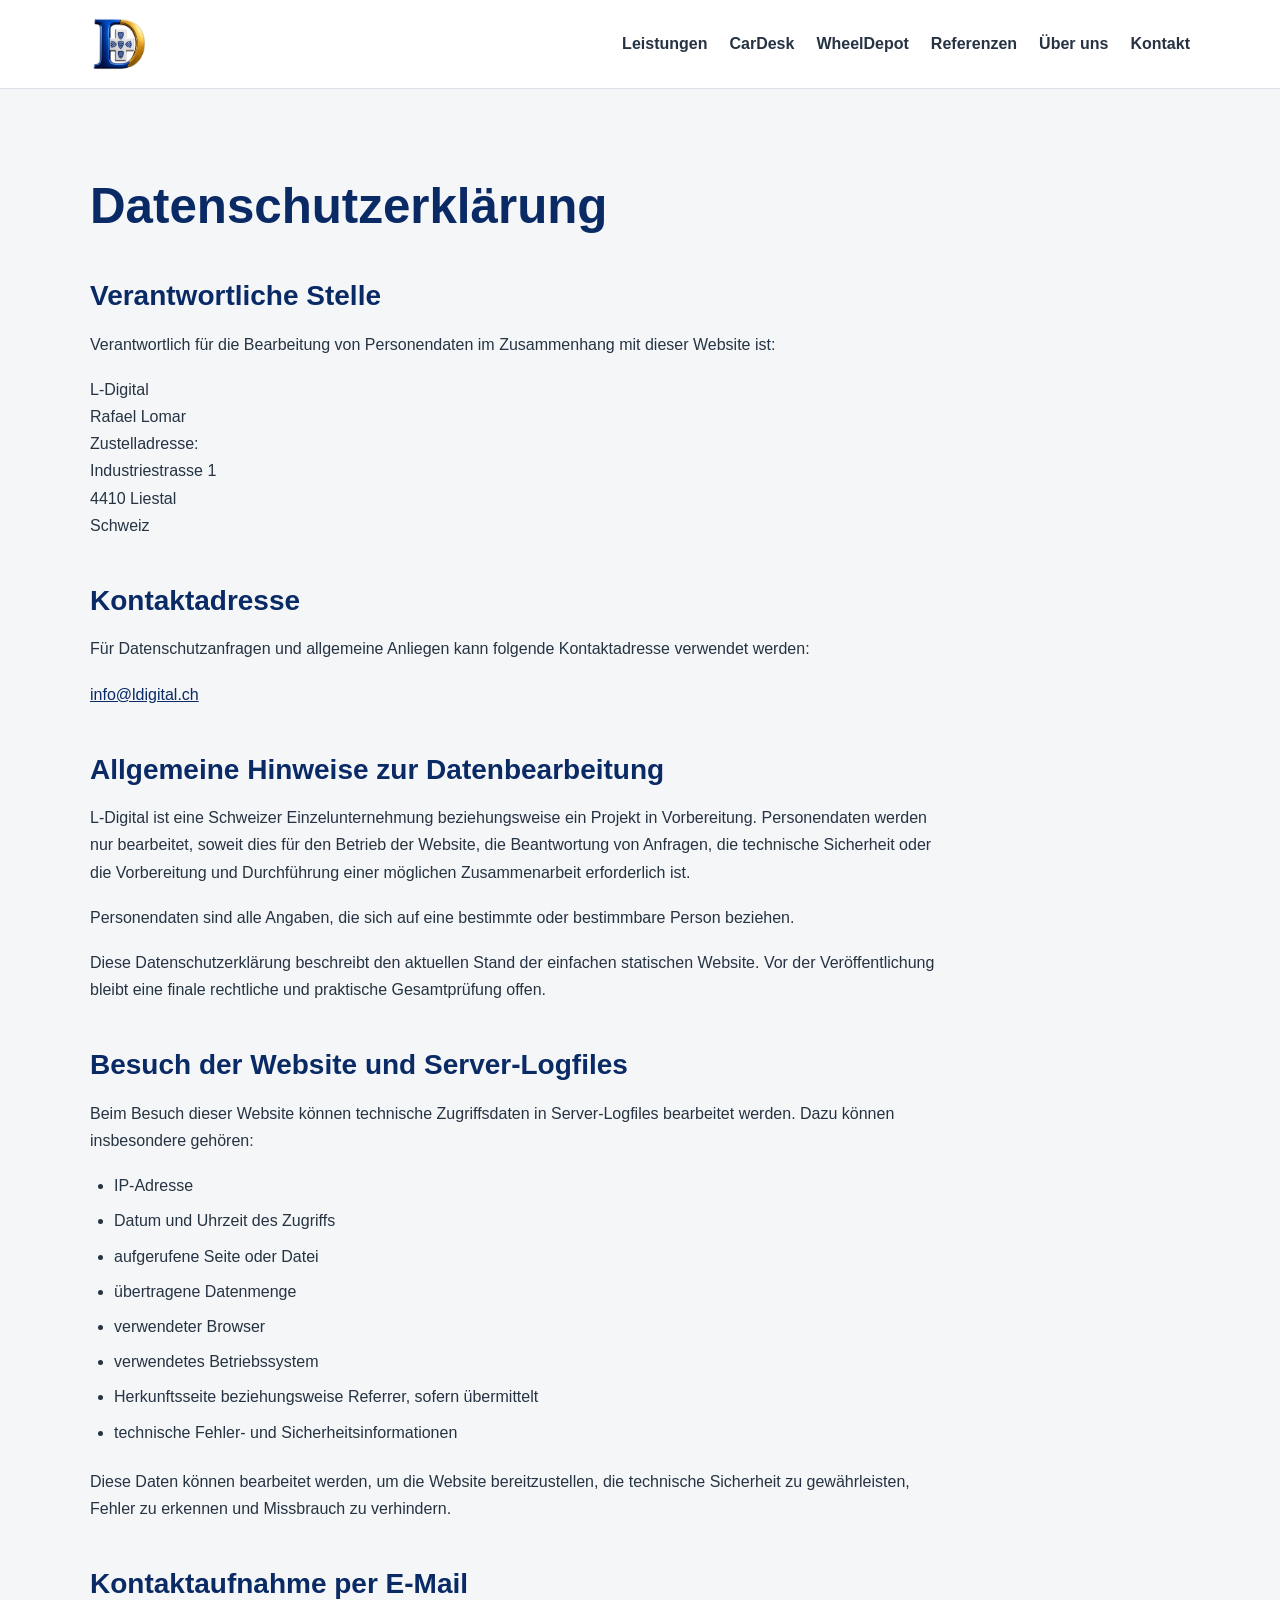
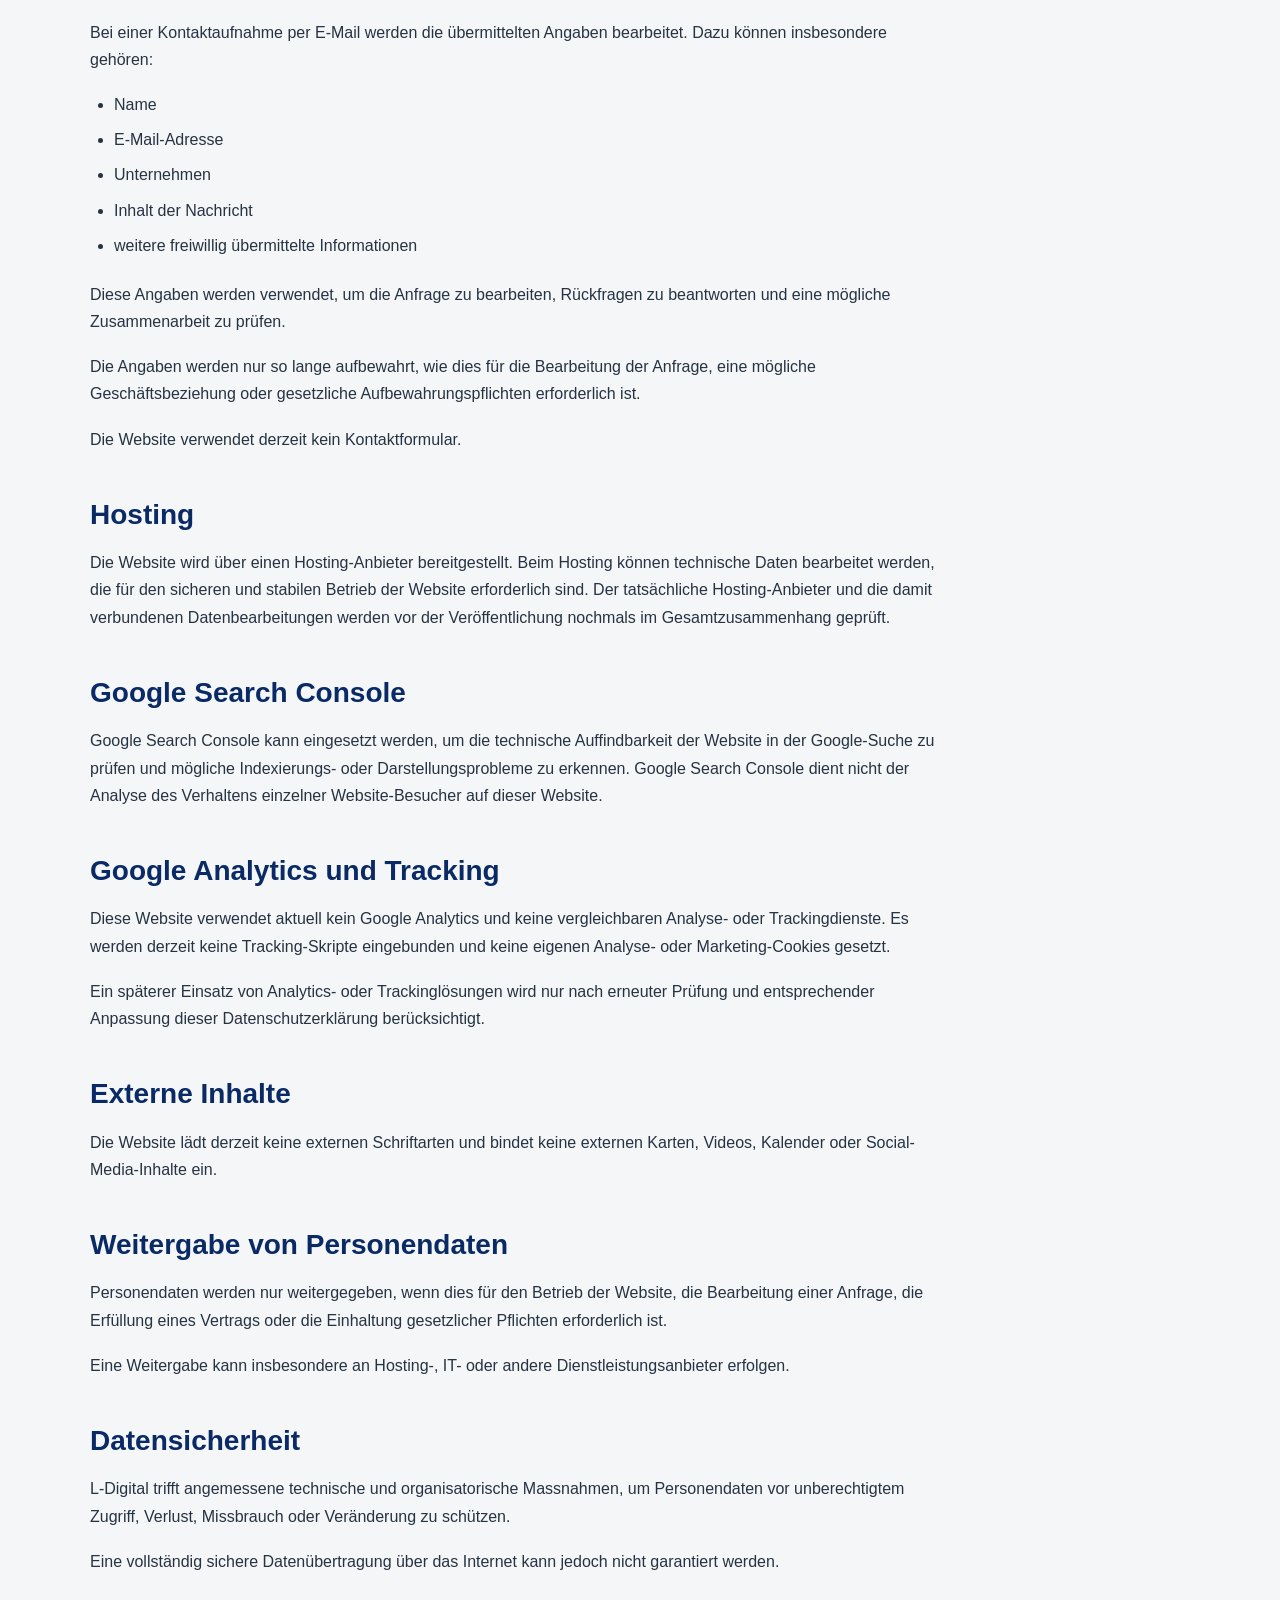
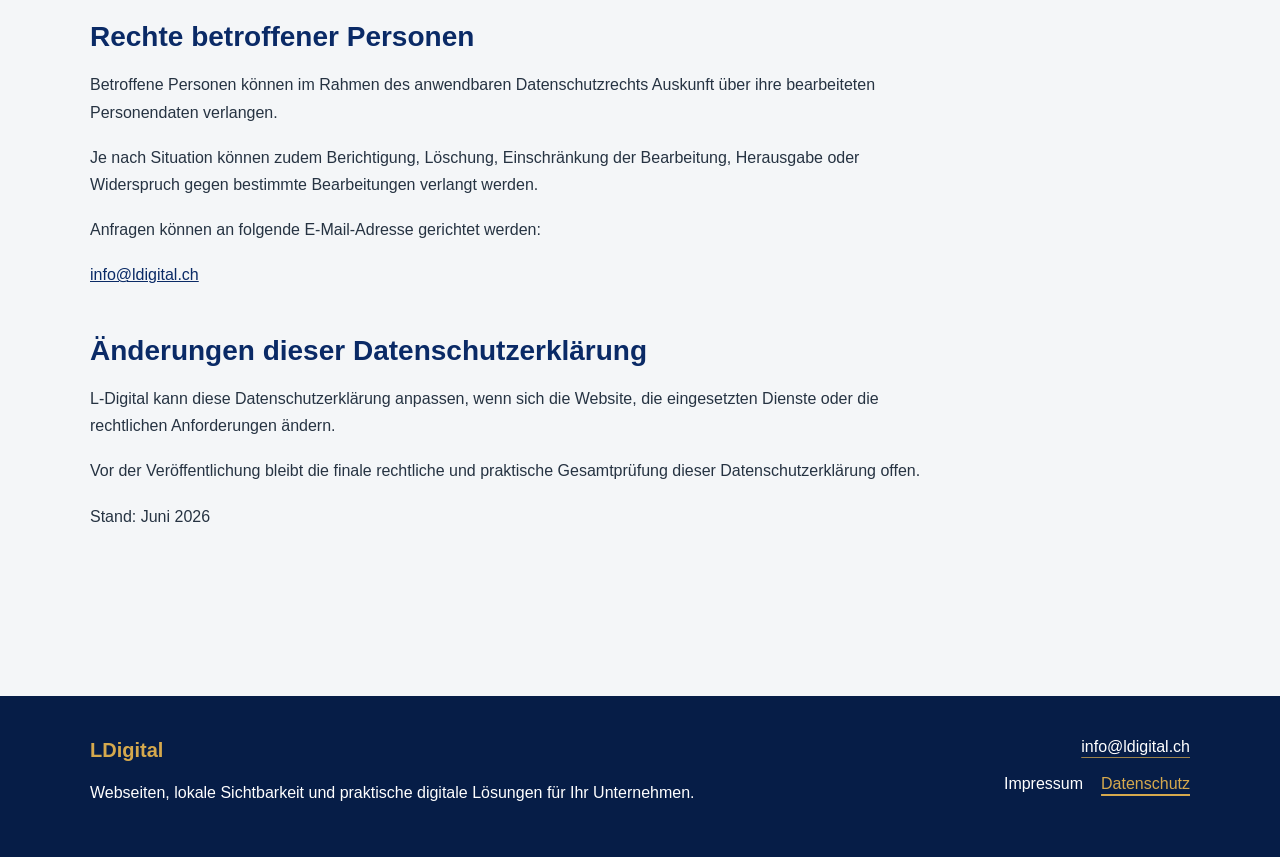
<file: datenschutz.html>
<!DOCTYPE html>
<html lang="de">

<head>
    <meta charset="UTF-8">
    <meta name="viewport" content="width=device-width, initial-scale=1.0">
    <title>Datenschutz | LDigital</title>
    <meta name="description" content="Datenschutzerklärung von LDigital mit Informationen zur Bearbeitung von Personendaten, Hosting, E-Mail-Kontakt und Rechten betroffener Personen.">
    <meta property="og:type" content="website">
    <meta property="og:locale" content="de_CH">
    <meta property="og:title" content="Datenschutz | LDigital">
    <meta property="og:description" content="Datenschutzerklärung von LDigital zur Bearbeitung von Personendaten und zum Betrieb der Website.">
    <meta property="og:url" content="https://ldigital.ch/datenschutz.html">
    <meta property="og:image" content="https://ldigital.ch/Logo/ldigital-social-preview.png">
    <meta property="og:image:alt" content="LDigital – digitale Lösungen für Unternehmen in der Schweiz">
    <link rel="canonical" href="https://ldigital.ch/datenschutz.html">
    <link rel="icon" type="image/png" href="Logo/favicon.png">
    <link rel="stylesheet" href="css/styles.css">
</head>

<body>
    <a class="skip-link" href="#main-content">Direkt zum Inhalt</a>

    <header>
        <div class="site-container header-inner">
            <a href="index.html" class="logo-link" aria-label="LDigital Startseite">
                <img src="Logo/ldigital-logo.png" alt="LDigital" class="logo">
            </a>
            <nav class="main-nav" aria-label="Hauptnavigation">
                <a href="leistungen.html">Leistungen</a>
                <a href="cardesk.html">CarDesk</a>
                <a href="wheeldepot.html">WheelDepot</a>
                <a href="projekte.html">Referenzen</a>
                <a href="ueber-uns.html">Über uns</a>
                <a href="kontakt.html">Kontakt</a>
            </nav>
        </div>
    </header>

    <main id="main-content" class="site-container">
        <section class="legal-content">
            <h1>Datenschutz&shy;erklärung</h1>

            <h2>Verantwortliche Stelle</h2>
            <p>Verantwortlich für die Bearbeitung von Personendaten im Zusammenhang mit dieser Website ist:</p>
            <p>L-Digital<br>
                Rafael Lomar<br>
                Zustelladresse:<br>
                Industriestrasse 1<br>
                4410 Liestal<br>
                Schweiz</p>

            <h2>Kontaktadresse</h2>
            <p>Für Datenschutzanfragen und allgemeine Anliegen kann folgende Kontaktadresse verwendet werden:</p>
            <p><a href="mailto:info@ldigital.ch">info@ldigital.ch</a></p>

            <h2>Allgemeine Hinweise zur Datenbearbeitung</h2>
            <p>L-Digital ist eine Schweizer Einzelunternehmung beziehungsweise ein Projekt in Vorbereitung. Personendaten werden nur bearbeitet, soweit dies für den Betrieb der Website, die Beantwortung von Anfragen, die technische Sicherheit oder die Vorbereitung und Durchführung einer möglichen Zusammenarbeit erforderlich ist.</p>
            <p>Personendaten sind alle Angaben, die sich auf eine bestimmte oder bestimmbare Person beziehen.</p>
            <p>Diese Datenschutzerklärung beschreibt den aktuellen Stand der einfachen statischen Website. Vor der Veröffentlichung bleibt eine finale rechtliche und praktische Gesamtprüfung offen.</p>

            <h2>Besuch der Website und Server-Logfiles</h2>
            <p>Beim Besuch dieser Website können technische Zugriffsdaten in Server-Logfiles bearbeitet werden. Dazu können insbesondere gehören:</p>
            <ul>
                <li>IP-Adresse</li>
                <li>Datum und Uhrzeit des Zugriffs</li>
                <li>aufgerufene Seite oder Datei</li>
                <li>übertragene Datenmenge</li>
                <li>verwendeter Browser</li>
                <li>verwendetes Betriebssystem</li>
                <li>Herkunftsseite beziehungsweise Referrer, sofern übermittelt</li>
                <li>technische Fehler- und Sicherheitsinformationen</li>
            </ul>
            <p>Diese Daten können bearbeitet werden, um die Website bereitzustellen, die technische Sicherheit zu gewährleisten, Fehler zu erkennen und Missbrauch zu verhindern.</p>

            <h2>Kontaktaufnahme per E-Mail</h2>
            <p>Bei einer Kontaktaufnahme per E-Mail werden die übermittelten Angaben bearbeitet. Dazu können insbesondere gehören:</p>
            <ul>
                <li>Name</li>
                <li>E-Mail-Adresse</li>
                <li>Unternehmen</li>
                <li>Inhalt der Nachricht</li>
                <li>weitere freiwillig übermittelte Informationen</li>
            </ul>
            <p>Diese Angaben werden verwendet, um die Anfrage zu bearbeiten, Rückfragen zu beantworten und eine mögliche Zusammenarbeit zu prüfen.</p>
            <p>Die Angaben werden nur so lange aufbewahrt, wie dies für die Bearbeitung der Anfrage, eine mögliche Geschäftsbeziehung oder gesetzliche Aufbewahrungspflichten erforderlich ist.</p>
            <p>Die Website verwendet derzeit kein Kontaktformular.</p>

            <h2>Hosting</h2>
            <p>Die Website wird über einen Hosting-Anbieter bereitgestellt. Beim Hosting können technische Daten bearbeitet werden, die für den sicheren und stabilen Betrieb der Website erforderlich sind. Der tatsächliche Hosting-Anbieter und die damit verbundenen Datenbearbeitungen werden vor der Veröffentlichung nochmals im Gesamtzusammenhang geprüft.</p>

            <h2>Google Search Console</h2>
            <p>Google Search Console kann eingesetzt werden, um die technische Auffindbarkeit der Website in der Google-Suche zu prüfen und mögliche Indexierungs- oder Darstellungsprobleme zu erkennen. Google Search Console dient nicht der Analyse des Verhaltens einzelner Website-Besucher auf dieser Website.</p>

            <h2>Google Analytics und Tracking</h2>
            <p>Diese Website verwendet aktuell kein Google Analytics und keine vergleichbaren Analyse- oder Trackingdienste. Es werden derzeit keine Tracking-Skripte eingebunden und keine eigenen Analyse- oder Marketing-Cookies gesetzt.</p>
            <p>Ein späterer Einsatz von Analytics- oder Trackinglösungen wird nur nach erneuter Prüfung und entsprechender Anpassung dieser Datenschutzerklärung berücksichtigt.</p>

            <h2>Externe Inhalte</h2>
            <p>Die Website lädt derzeit keine externen Schriftarten und bindet keine externen Karten, Videos, Kalender oder Social-Media-Inhalte ein.</p>

            <h2>Weitergabe von Personendaten</h2>
            <p>Personendaten werden nur weitergegeben, wenn dies für den Betrieb der Website, die Bearbeitung einer Anfrage, die Erfüllung eines Vertrags oder die Einhaltung gesetzlicher Pflichten erforderlich ist.</p>
            <p>Eine Weitergabe kann insbesondere an Hosting-, IT- oder andere Dienstleistungsanbieter erfolgen.</p>

            <h2>Datensicherheit</h2>
            <p>L-Digital trifft angemessene technische und organisatorische Massnahmen, um Personendaten vor unberechtigtem Zugriff, Verlust, Missbrauch oder Veränderung zu schützen.</p>
            <p>Eine vollständig sichere Datenübertragung über das Internet kann jedoch nicht garantiert werden.</p>

            <h2>Rechte betroffener Personen</h2>
            <p>Betroffene Personen können im Rahmen des anwendbaren Datenschutzrechts Auskunft über ihre bearbeiteten Personendaten verlangen.</p>
            <p>Je nach Situation können zudem Berichtigung, Löschung, Einschränkung der Bearbeitung, Herausgabe oder Widerspruch gegen bestimmte Bearbeitungen verlangt werden.</p>
            <p>Anfragen können an folgende E-Mail-Adresse gerichtet werden:</p>
            <p><a href="mailto:info@ldigital.ch">info@ldigital.ch</a></p>

            <h2>Änderungen dieser Datenschutzerklärung</h2>
            <p>L-Digital kann diese Datenschutzerklärung anpassen, wenn sich die Website, die eingesetzten Dienste oder die rechtlichen Anforderungen ändern.</p>
            <p>Vor der Veröffentlichung bleibt die finale rechtliche und praktische Gesamtprüfung dieser Datenschutzerklärung offen.</p>
            <p>Stand: Juni 2026</p>
        </section>
    </main>

    <footer>
        <div class="site-container footer-inner">
            <div>
                <p class="footer-title">LDigital</p>
                <p>Webseiten, lokale Sichtbarkeit und praktische digitale Lösungen für Ihr Unternehmen.</p>
            </div>
            <div class="footer-meta">
                <p><a href="mailto:info@ldigital.ch">info@ldigital.ch</a></p>
                <nav class="footer-nav" aria-label="Rechtliches">
                    <a href="impressum.html">Impressum</a>
                    <a href="datenschutz.html" aria-current="page">Datenschutz</a>
                </nav>
            </div>
        </div>
    </footer>

</body>

</html>
</file>
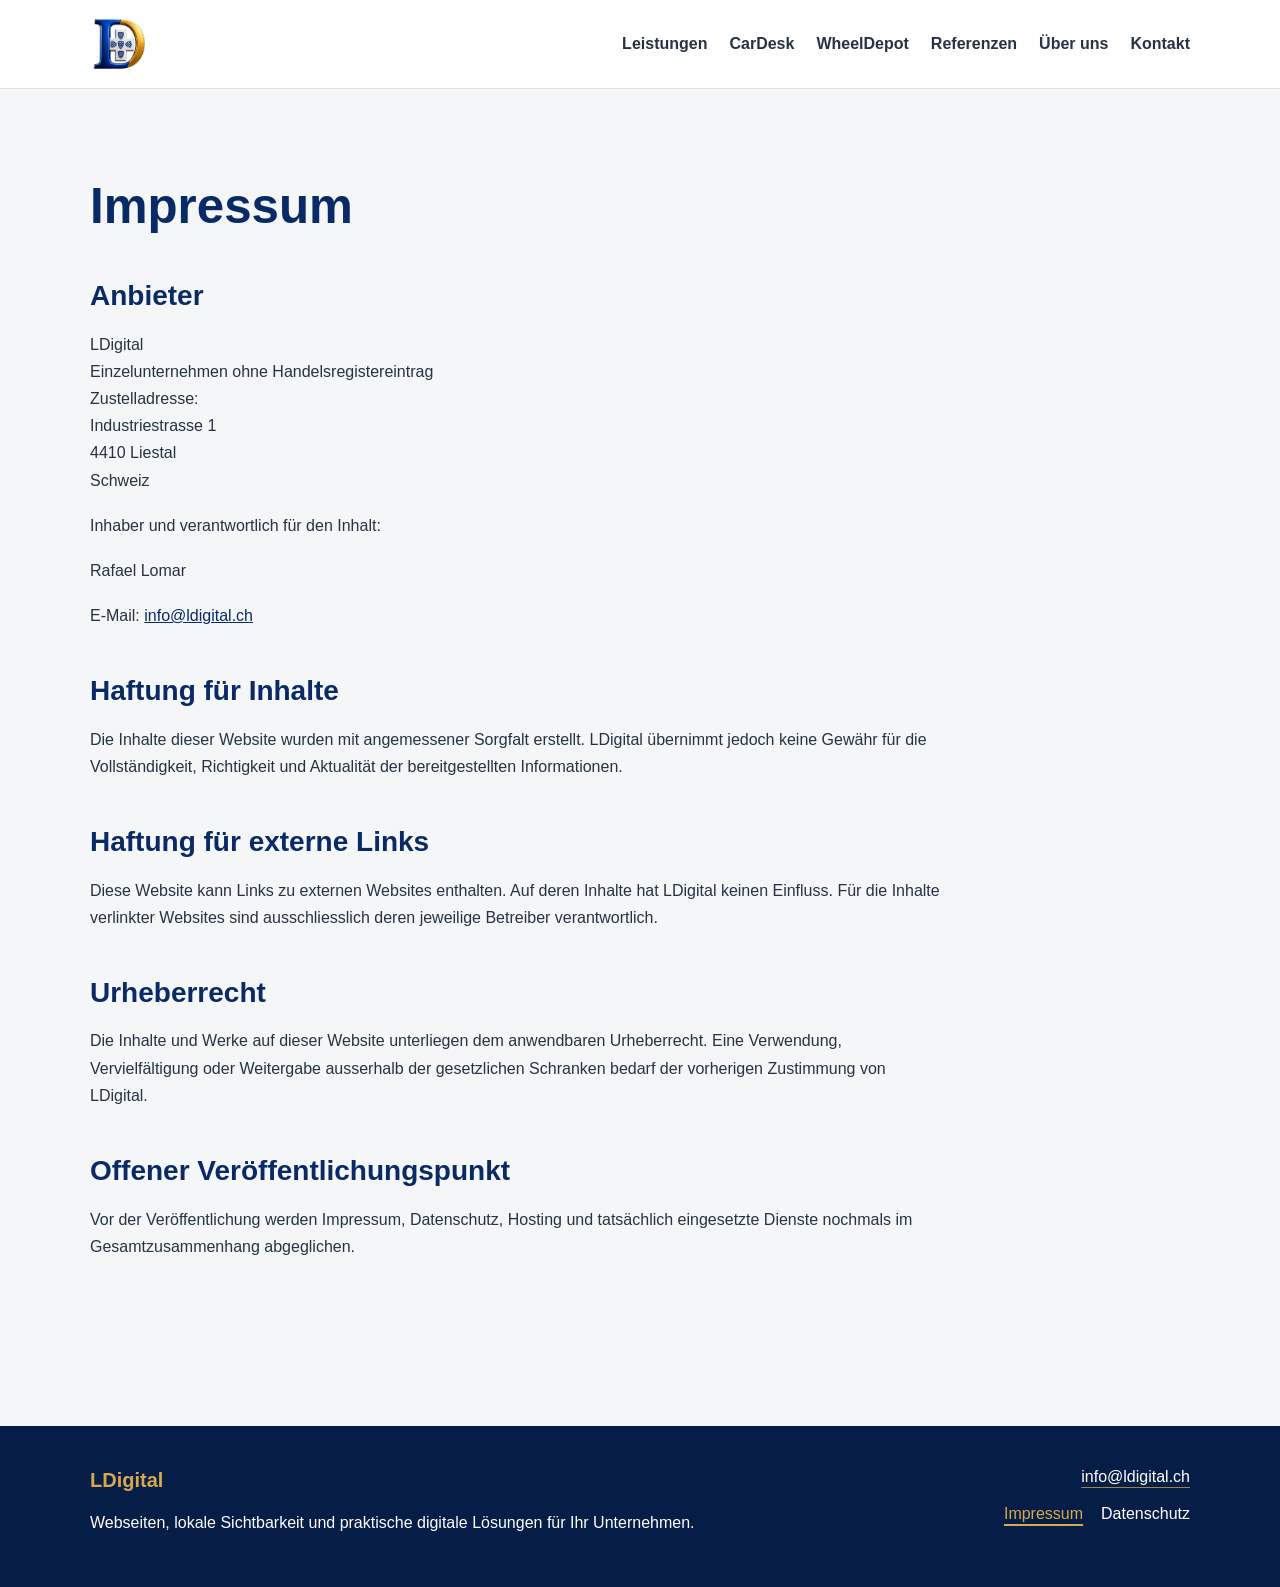
<file: impressum.html>
<!DOCTYPE html>
<html lang="de">

<head>
    <meta charset="UTF-8">
    <meta name="viewport" content="width=device-width, initial-scale=1.0">
    <title>Impressum | LDigital</title>
    <meta name="description" content="Impressum von LDigital mit Anbieterangaben, Kontaktinformationen und rechtlichen Hinweisen.">
    <meta property="og:type" content="website">
    <meta property="og:locale" content="de_CH">
    <meta property="og:title" content="Impressum | LDigital">
    <meta property="og:description" content="Impressum von LDigital mit Anbieterangaben und Kontaktinformationen.">
    <meta property="og:url" content="https://ldigital.ch/impressum.html">
    <meta property="og:image" content="https://ldigital.ch/Logo/ldigital-social-preview.png">
    <meta property="og:image:alt" content="LDigital – digitale Lösungen für Unternehmen in der Schweiz">
    <link rel="canonical" href="https://ldigital.ch/impressum.html">
    <link rel="icon" type="image/png" href="Logo/favicon.png">
    <link rel="stylesheet" href="css/styles.css">
</head>

<body>
    <a class="skip-link" href="#main-content">Direkt zum Inhalt</a>

    <header>
        <div class="site-container header-inner">
            <a href="index.html" class="logo-link" aria-label="LDigital Startseite">
                <img src="Logo/ldigital-logo.png" alt="LDigital" class="logo">
            </a>
            <nav class="main-nav" aria-label="Hauptnavigation">
                <a href="leistungen.html">Leistungen</a>
                <a href="cardesk.html">CarDesk</a>
                <a href="wheeldepot.html">WheelDepot</a>
                <a href="projekte.html">Referenzen</a>
                <a href="ueber-uns.html">Über uns</a>
                <a href="kontakt.html">Kontakt</a>
            </nav>
        </div>
    </header>

    <main id="main-content" class="site-container">
        <section class="legal-content">
            <h1>Impressum</h1>

            <h2>Anbieter</h2>
            <p>LDigital<br>
                Einzelunternehmen ohne Handelsregistereintrag<br>
                Zustelladresse:<br>
                Industriestrasse 1<br>
                4410 Liestal<br>
                Schweiz</p>

            <p>Inhaber und verantwortlich für den Inhalt:</p>
            <p>Rafael Lomar</p>
            <p>E-Mail: <a href="mailto:info@ldigital.ch">info@ldigital.ch</a></p>

            <h2>Haftung für Inhalte</h2>
            <p>Die Inhalte dieser Website wurden mit angemessener Sorgfalt erstellt. LDigital übernimmt jedoch keine Gewähr für die Vollständigkeit, Richtigkeit und Aktualität der bereitgestellten Informationen.</p>

            <h2>Haftung für externe Links</h2>
            <p>Diese Website kann Links zu externen Websites enthalten. Auf deren Inhalte hat LDigital keinen Einfluss. Für die Inhalte verlinkter Websites sind ausschliesslich deren jeweilige Betreiber verantwortlich.</p>

            <h2>Urheberrecht</h2>
            <p>Die Inhalte und Werke auf dieser Website unterliegen dem anwendbaren Urheberrecht. Eine Verwendung, Vervielfältigung oder Weitergabe ausserhalb der gesetzlichen Schranken bedarf der vorherigen Zustimmung von LDigital.</p>

            <h2>Offener Veröffentlichungspunkt</h2>
            <p>Vor der Veröffentlichung werden Impressum, Datenschutz, Hosting und tatsächlich eingesetzte Dienste nochmals im Gesamtzusammenhang abgeglichen.</p>
        </section>
    </main>

    <footer>
        <div class="site-container footer-inner">
            <div>
                <p class="footer-title">LDigital</p>
                <p>Webseiten, lokale Sichtbarkeit und praktische digitale Lösungen für Ihr Unternehmen.</p>
            </div>
            <div class="footer-meta">
                <p><a href="mailto:info@ldigital.ch">info@ldigital.ch</a></p>
                <nav class="footer-nav" aria-label="Rechtliches">
                    <a href="impressum.html" aria-current="page">Impressum</a>
                    <a href="datenschutz.html">Datenschutz</a>
                </nav>
            </div>
        </div>
    </footer>

</body>

</html>
</file>
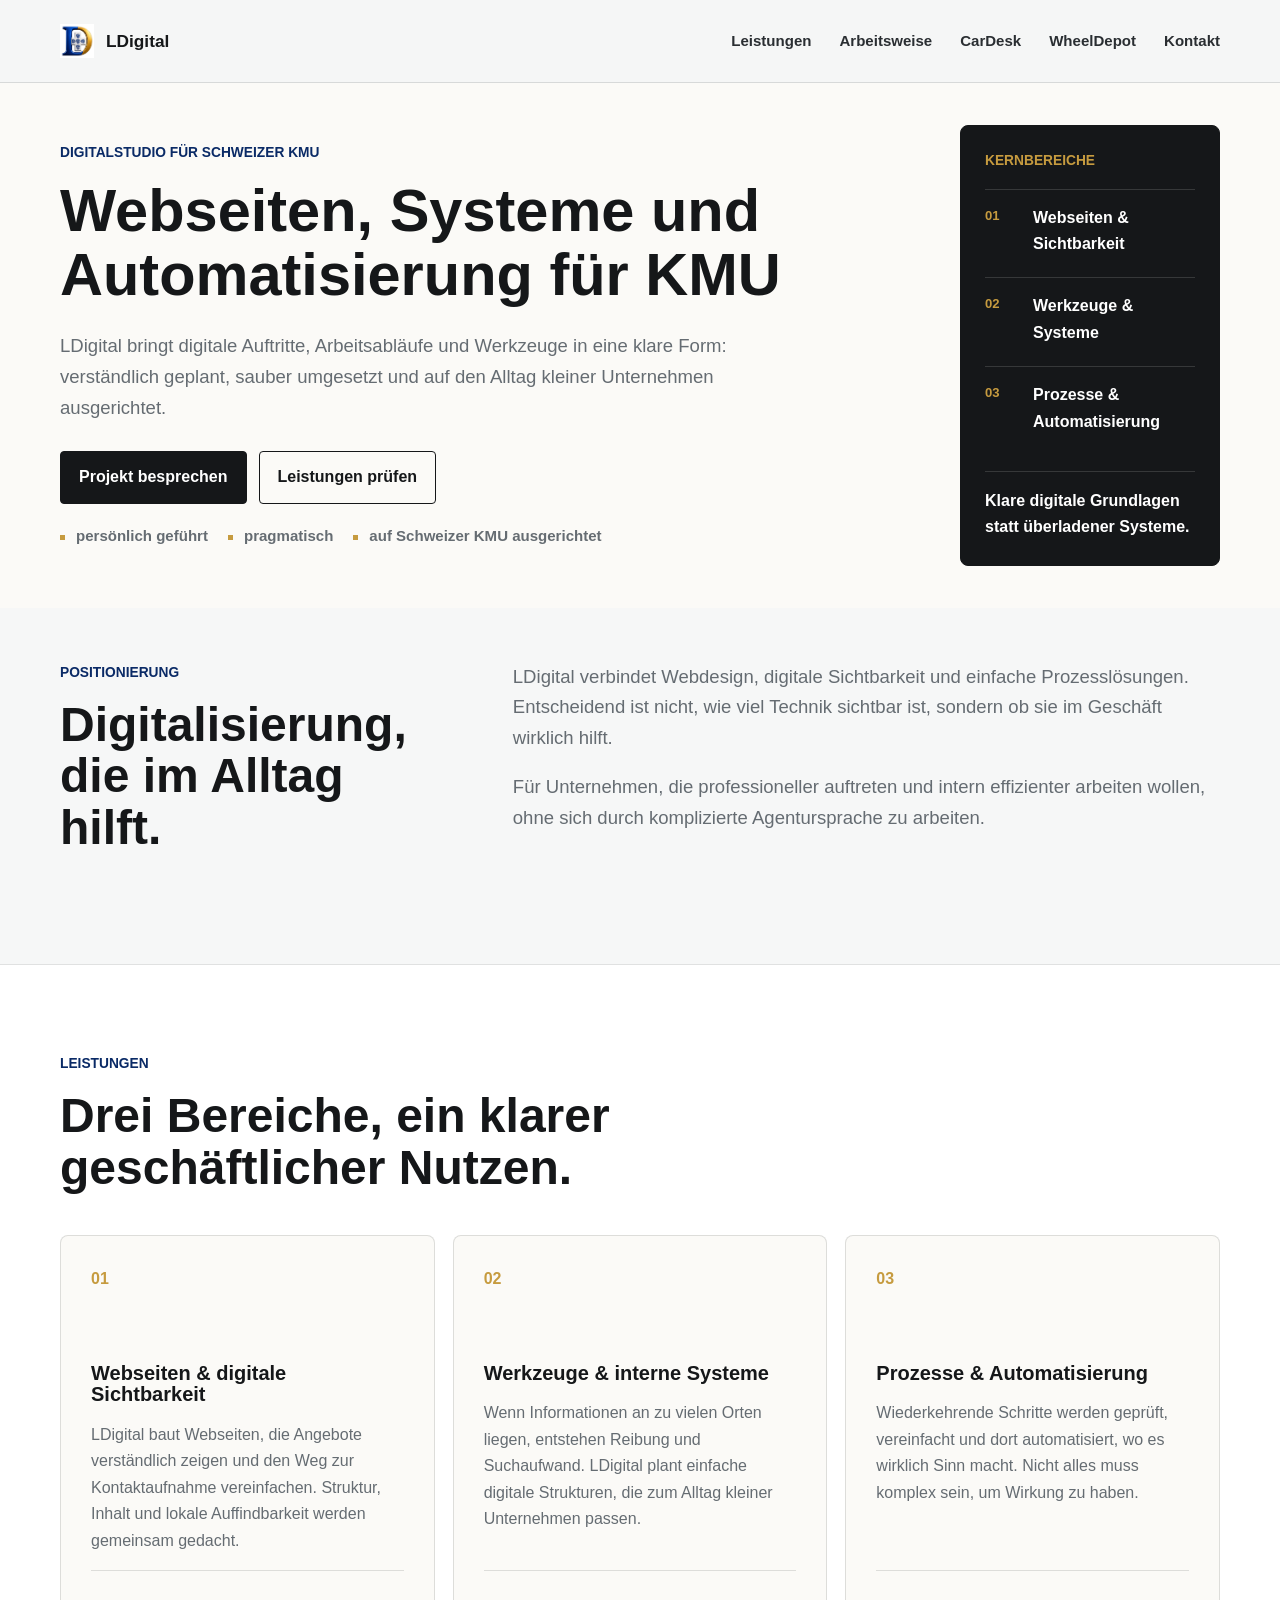
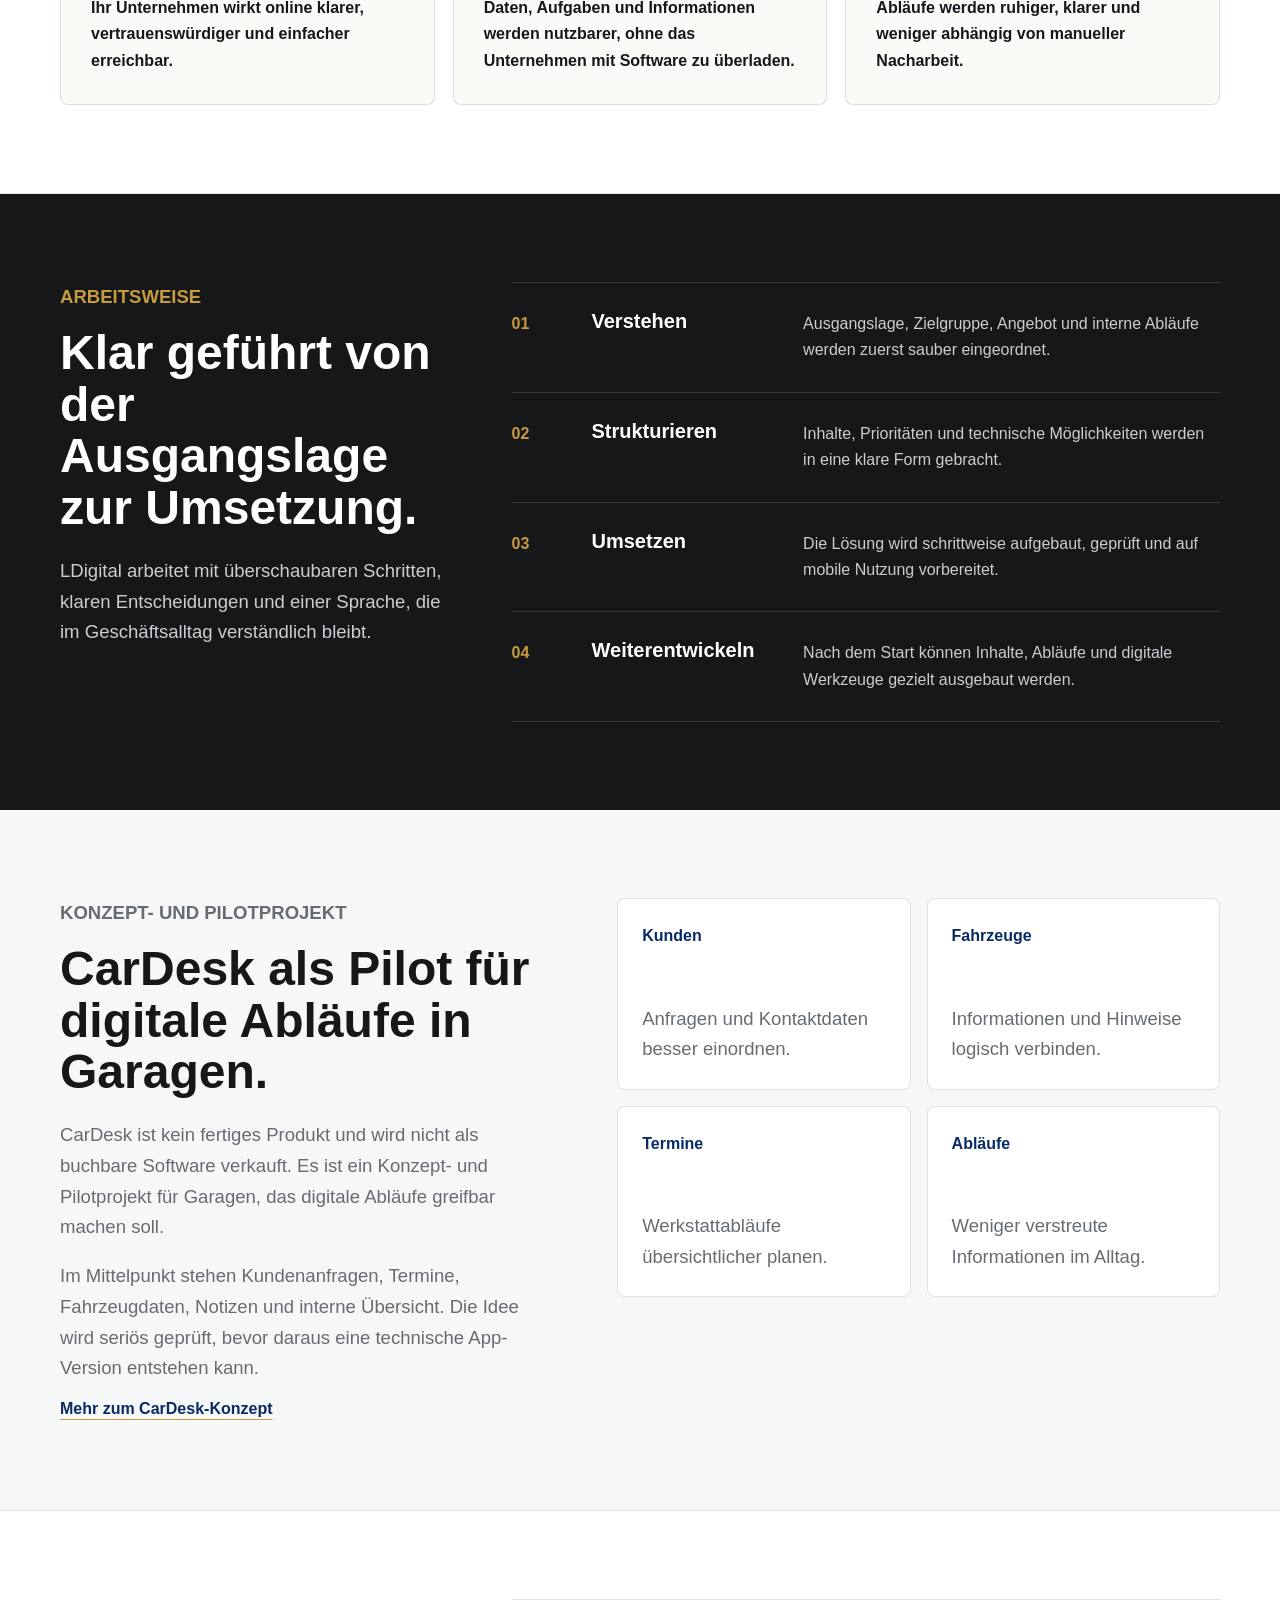
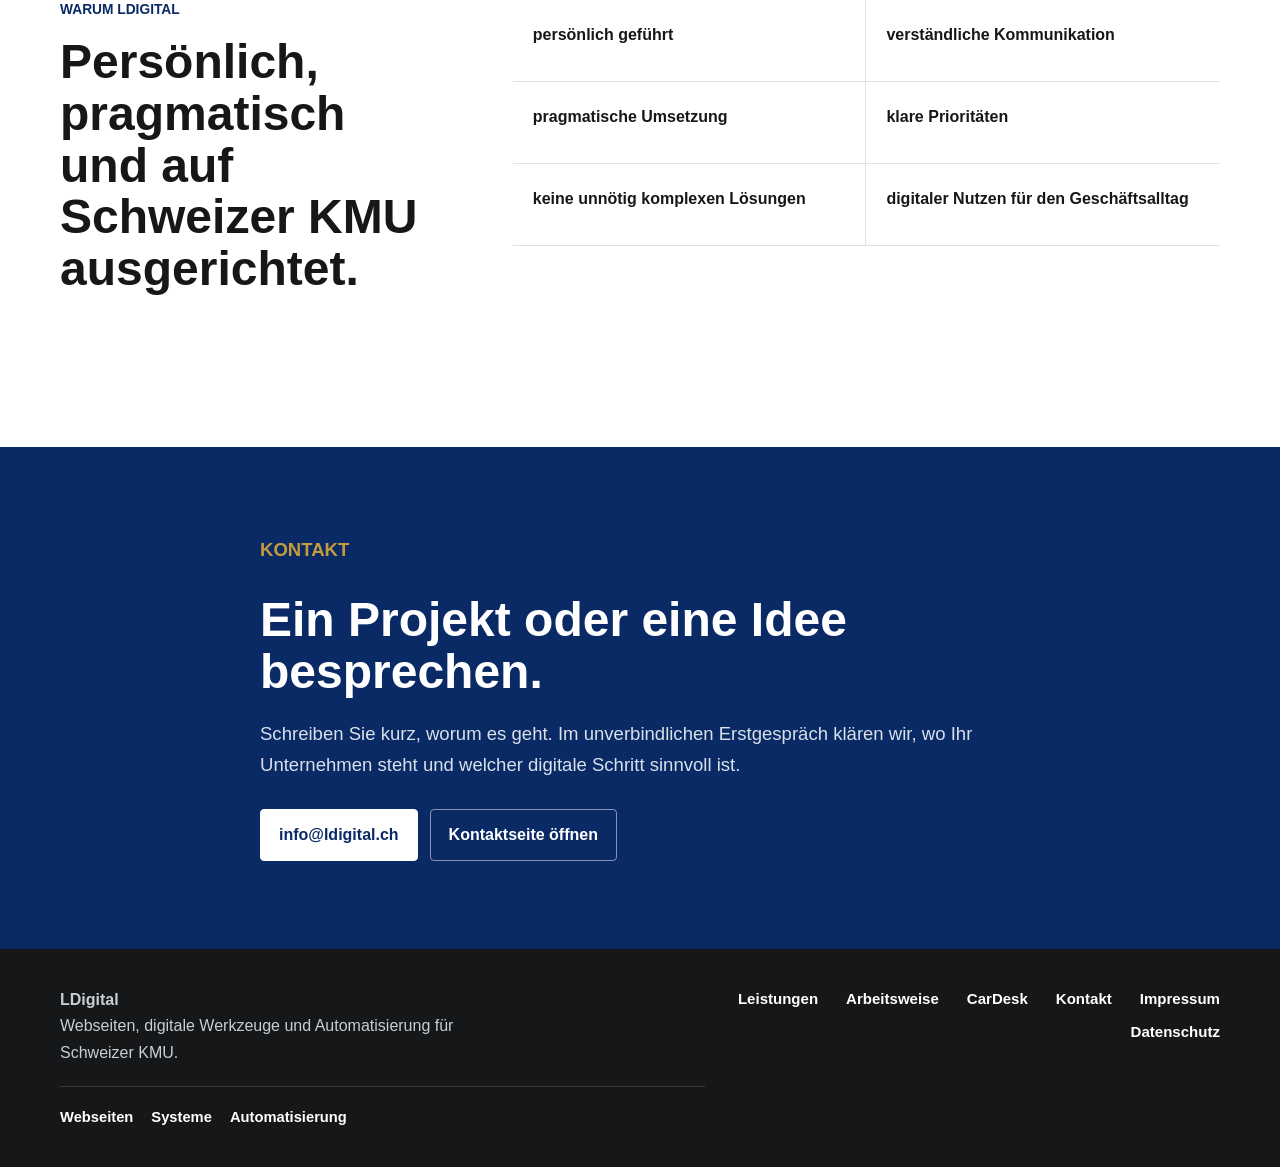
<file: index.noir.html>
<!DOCTYPE html>
<html lang="de-CH">

<head>
    <meta charset="UTF-8">
    <meta name="viewport" content="width=device-width, initial-scale=1.0">
    <title>Digitale L&ouml;sungen f&uuml;r Schweizer KMU | LDigital</title>
    <meta name="description" content="LDigital entwickelt Webseiten, digitale Werkzeuge und Automatisierung f&uuml;r Schweizer KMU, Garagen, Dienstleister und lokale Unternehmen.">
    <meta property="og:type" content="website">
    <meta property="og:locale" content="de_CH">
    <meta property="og:title" content="Digitale L&ouml;sungen f&uuml;r Schweizer KMU | LDigital">
    <meta property="og:description" content="Webseiten, Systeme und Automatisierung, die Unternehmen klarer, sichtbarer und effizienter machen.">
    <meta property="og:url" content="https://ldigital.ch/index.noir.html">
    <meta property="og:image" content="https://ldigital.ch/Logo/ldigital-social-preview.png">
    <meta property="og:image:alt" content="LDigital - digitale L&ouml;sungen f&uuml;r Unternehmen in der Schweiz">
    <link rel="canonical" href="https://ldigital.ch/index.noir.html">
    <link rel="icon" type="image/png" href="Logo/favicon.png">
    <link rel="stylesheet" href="css/noir.css">
</head>

<body>
    <a class="skip-link" href="#main-content">Direkt zum Inhalt</a>

    <header class="site-header">
        <div class="wrap header-inner">
            <a href="index.html" class="brand" aria-label="LDigital Startseite">
                <img src="Logo/ldigital-logo.png" alt="" class="brand-mark">
                <span class="brand-text">LDigital</span>
            </a>

            <nav class="main-nav" aria-label="Hauptnavigation">
                <a href="#leistungen">Leistungen</a>
                <a href="#arbeitsweise">Arbeitsweise</a>
                <a href="#cardesk">CarDesk</a>
                <a href="wheeldepot.html">WheelDepot</a>
                <a href="#kontakt">Kontakt</a>
            </nav>
        </div>
    </header>

    <main id="main-content">
        <section class="hero">
            <div class="wrap hero-grid">
                <div class="hero-copy">
                    <p class="kicker">Digitalstudio f&uuml;r Schweizer KMU</p>
                    <h1>Webseiten, Systeme und Automatisierung f&uuml;r KMU</h1>
                    <p class="hero-lead">LDigital bringt digitale Auftritte, Arbeitsabl&auml;ufe und Werkzeuge in eine klare Form: verst&auml;ndlich geplant, sauber umgesetzt und auf den Alltag kleiner Unternehmen ausgerichtet.</p>
                    <div class="hero-actions">
                        <a href="mailto:info@ldigital.ch" class="button button-primary">Projekt besprechen</a>
                        <a href="#leistungen" class="button button-secondary">Leistungen pr&uuml;fen</a>
                    </div>
                    <ul class="hero-meta" aria-label="Arbeitsprinzipien">
                        <li>pers&ouml;nlich gef&uuml;hrt</li>
                        <li>pragmatisch</li>
                        <li>auf Schweizer KMU ausgerichtet</li>
                    </ul>
                </div>

                <aside class="hero-panel" aria-label="LDigital Kernbereiche">
                    <p class="panel-label">Kernbereiche</p>
                    <div class="panel-item">
                        <span>01</span>
                        <strong>Webseiten &amp; Sichtbarkeit</strong>
                    </div>
                    <div class="panel-item">
                        <span>02</span>
                        <strong>Werkzeuge &amp; Systeme</strong>
                    </div>
                    <div class="panel-item">
                        <span>03</span>
                        <strong>Prozesse &amp; Automatisierung</strong>
                    </div>
                    <p class="panel-note">Klare digitale Grundlagen statt &uuml;berladener Systeme.</p>
                </aside>
            </div>
        </section>

        <section class="intro-section">
            <div class="wrap intro-grid">
                <div>
                    <p class="kicker">Positionierung</p>
                    <h2>Digitalisierung, die im Alltag hilft.</h2>
                </div>
                <div class="intro-copy">
                    <p>LDigital verbindet Webdesign, digitale Sichtbarkeit und einfache Prozessl&ouml;sungen. Entscheidend ist nicht, wie viel Technik sichtbar ist, sondern ob sie im Gesch&auml;ft wirklich hilft.</p>
                    <p>F&uuml;r Unternehmen, die professioneller auftreten und intern effizienter arbeiten wollen, ohne sich durch komplizierte Agentursprache zu arbeiten.</p>
                </div>
            </div>
        </section>

        <section id="leistungen" class="section section-light">
            <div class="wrap">
                <div class="section-heading">
                    <p class="kicker">Leistungen</p>
                    <h2>Drei Bereiche, ein klarer gesch&auml;ftlicher Nutzen.</h2>
                </div>

                <div class="service-grid">
                    <article class="service-card">
                        <span class="card-number">01</span>
                        <h3>Webseiten &amp; digitale Sichtbarkeit</h3>
                        <p>LDigital baut Webseiten, die Angebote verst&auml;ndlich zeigen und den Weg zur Kontaktaufnahme vereinfachen. Struktur, Inhalt und lokale Auffindbarkeit werden gemeinsam gedacht.</p>
                        <p class="card-benefit">Ihr Unternehmen wirkt online klarer, vertrauensw&uuml;rdiger und einfacher erreichbar.</p>
                    </article>

                    <article class="service-card">
                        <span class="card-number">02</span>
                        <h3>Werkzeuge &amp; interne Systeme</h3>
                        <p>Wenn Informationen an zu vielen Orten liegen, entstehen Reibung und Suchaufwand. LDigital plant einfache digitale Strukturen, die zum Alltag kleiner Unternehmen passen.</p>
                        <p class="card-benefit">Daten, Aufgaben und Informationen werden nutzbarer, ohne das Unternehmen mit Software zu &uuml;berladen.</p>
                    </article>

                    <article class="service-card">
                        <span class="card-number">03</span>
                        <h3>Prozesse &amp; Automatisierung</h3>
                        <p>Wiederkehrende Schritte werden gepr&uuml;ft, vereinfacht und dort automatisiert, wo es wirklich Sinn macht. Nicht alles muss komplex sein, um Wirkung zu haben.</p>
                        <p class="card-benefit">Abl&auml;ufe werden ruhiger, klarer und weniger abh&auml;ngig von manueller Nacharbeit.</p>
                    </article>
                </div>
            </div>
        </section>

        <section id="arbeitsweise" class="section process-section">
            <div class="wrap process-grid">
                <div class="process-heading">
                    <p class="kicker">Arbeitsweise</p>
                    <h2>Klar gef&uuml;hrt von der Ausgangslage zur Umsetzung.</h2>
                    <p>LDigital arbeitet mit &uuml;berschaubaren Schritten, klaren Entscheidungen und einer Sprache, die im Gesch&auml;ftsalltag verst&auml;ndlich bleibt.</p>
                </div>

                <ol class="process-list">
                    <li>
                        <span>01</span>
                        <h3>Verstehen</h3>
                        <p>Ausgangslage, Zielgruppe, Angebot und interne Abl&auml;ufe werden zuerst sauber eingeordnet.</p>
                    </li>
                    <li>
                        <span>02</span>
                        <h3>Strukturieren</h3>
                        <p>Inhalte, Priorit&auml;ten und technische M&ouml;glichkeiten werden in eine klare Form gebracht.</p>
                    </li>
                    <li>
                        <span>03</span>
                        <h3>Umsetzen</h3>
                        <p>Die L&ouml;sung wird schrittweise aufgebaut, gepr&uuml;ft und auf mobile Nutzung vorbereitet.</p>
                    </li>
                    <li>
                        <span>04</span>
                        <h3>Weiterentwickeln</h3>
                        <p>Nach dem Start k&ouml;nnen Inhalte, Abl&auml;ufe und digitale Werkzeuge gezielt ausgebaut werden.</p>
                    </li>
                </ol>
            </div>
        </section>

        <section id="cardesk" class="section cardesk-section">
            <div class="wrap cardesk-grid">
                <div>
                    <p class="kicker">Konzept- und Pilotprojekt</p>
                    <h2>CarDesk als Pilot f&uuml;r digitale Abl&auml;ufe in Garagen.</h2>
                    <p>CarDesk ist kein fertiges Produkt und wird nicht als buchbare Software verkauft. Es ist ein Konzept- und Pilotprojekt f&uuml;r Garagen, das digitale Abl&auml;ufe greifbar machen soll.</p>
                    <p>Im Mittelpunkt stehen Kundenanfragen, Termine, Fahrzeugdaten, Notizen und interne &Uuml;bersicht. Die Idee wird seri&ouml;s gepr&uuml;ft, bevor daraus eine technische App-Version entstehen kann.</p>
                    <a href="cardesk.html" class="text-link">Mehr zum CarDesk-Konzept</a>
                </div>

                <div class="cardesk-points" aria-label="CarDesk Themen">
                    <div>
                        <span>Kunden</span>
                        <p>Anfragen und Kontaktdaten besser einordnen.</p>
                    </div>
                    <div>
                        <span>Fahrzeuge</span>
                        <p>Informationen und Hinweise logisch verbinden.</p>
                    </div>
                    <div>
                        <span>Termine</span>
                        <p>Werkstattabl&auml;ufe &uuml;bersichtlicher planen.</p>
                    </div>
                    <div>
                        <span>Abl&auml;ufe</span>
                        <p>Weniger verstreute Informationen im Alltag.</p>
                    </div>
                </div>
            </div>
        </section>

        <section class="section trust-section">
            <div class="wrap trust-grid">
                <div class="section-heading">
                    <p class="kicker">Warum LDigital</p>
                    <h2>Pers&ouml;nlich, pragmatisch und auf Schweizer KMU ausgerichtet.</h2>
                </div>

                <ul class="trust-list">
                    <li>pers&ouml;nlich gef&uuml;hrt</li>
                    <li>verst&auml;ndliche Kommunikation</li>
                    <li>pragmatische Umsetzung</li>
                    <li>klare Priorit&auml;ten</li>
                    <li>keine unn&ouml;tig komplexen L&ouml;sungen</li>
                    <li>digitaler Nutzen f&uuml;r den Gesch&auml;ftsalltag</li>
                </ul>
            </div>
        </section>

        <section id="kontakt" class="contact-section">
            <div class="wrap contact-inner">
                <p class="kicker">Kontakt</p>
                <h2>Ein Projekt oder eine Idee besprechen.</h2>
                <p>Schreiben Sie kurz, worum es geht. Im unverbindlichen Erstgespr&auml;ch kl&auml;ren wir, wo Ihr Unternehmen steht und welcher digitale Schritt sinnvoll ist.</p>
                <div class="contact-actions">
                    <a href="mailto:info@ldigital.ch" class="button button-primary">info@ldigital.ch</a>
                    <a href="kontakt.html" class="button button-secondary">Kontaktseite &ouml;ffnen</a>
                </div>
            </div>
        </section>
    </main>

    <footer class="site-footer">
        <div class="wrap footer-inner">
            <div>
                <p class="footer-title">LDigital</p>
                <p>Webseiten, digitale Werkzeuge und Automatisierung f&uuml;r Schweizer KMU.</p>
                <ul class="footer-meta" aria-label="LDigital Schwerpunkte">
                    <li>Webseiten</li>
                    <li>Systeme</li>
                    <li>Automatisierung</li>
                </ul>
            </div>
            <nav class="footer-nav" aria-label="Fussnavigation">
                <a href="#leistungen">Leistungen</a>
                <a href="#arbeitsweise">Arbeitsweise</a>
                <a href="#cardesk">CarDesk</a>
                <a href="kontakt.html">Kontakt</a>
                <a href="impressum.html">Impressum</a>
                <a href="datenschutz.html">Datenschutz</a>
            </nav>
        </div>
    </footer>
</body>

</html>
</file>
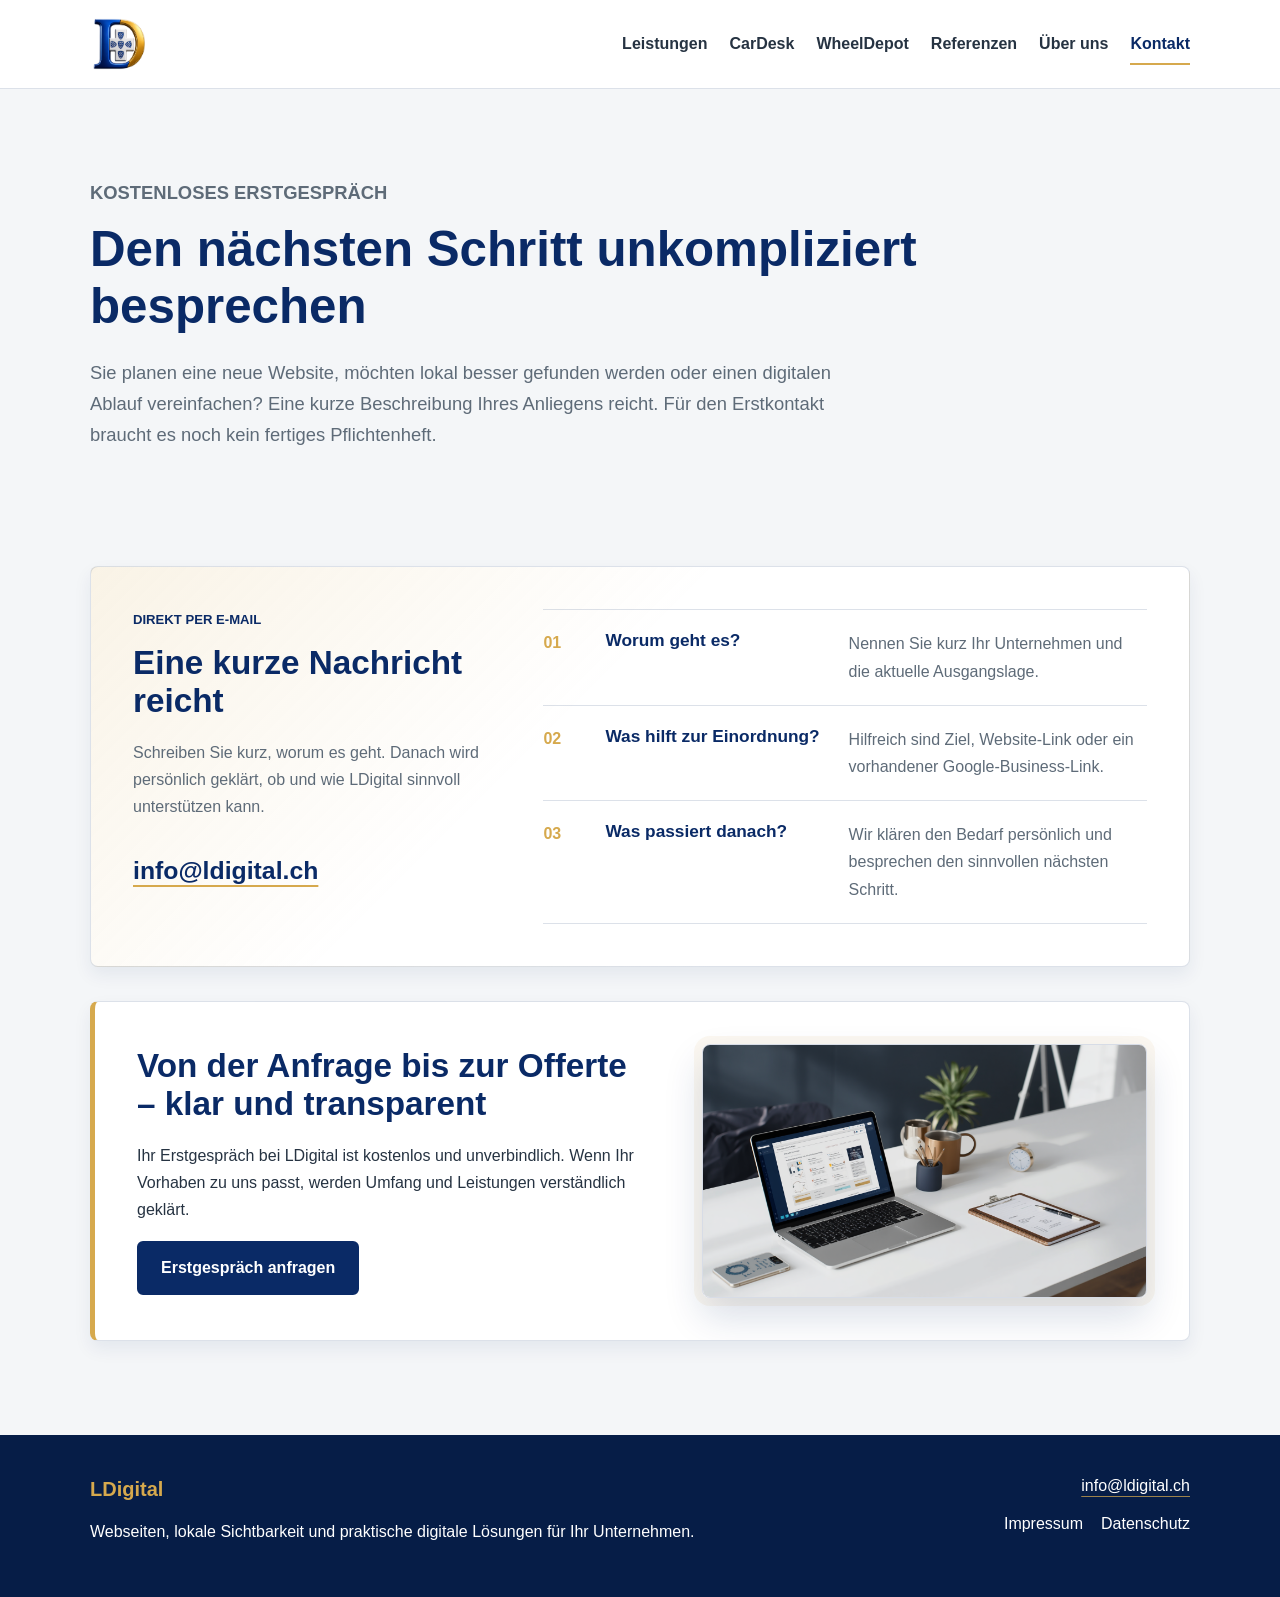
<file: kontakt.html>
<!DOCTYPE html>
<html lang="de">

<head>
    <meta charset="UTF-8">
    <meta name="viewport" content="width=device-width, initial-scale=1.0">
    <title>Kostenloses Erstgespräch und individuelle Offerte | LDigital</title>
    <meta name="description" content="Kontaktieren Sie LDigital für ein kostenloses Erstgespräch zu Webseiten, lokaler Sichtbarkeit und praktischen digitalen Lösungen in der Schweiz.">
    <meta property="og:type" content="website">
    <meta property="og:locale" content="de_CH">
    <meta property="og:title" content="Kostenloses Erstgespräch und individuelle Offerte | LDigital">
    <meta property="og:description" content="Ein Vorhaben unkompliziert einordnen und bei passender Ausgangslage eine transparente, individuelle Offerte erhalten.">
    <meta property="og:url" content="https://ldigital.ch/kontakt.html">
    <meta property="og:image" content="https://ldigital.ch/Logo/ldigital-social-preview.png">
    <meta property="og:image:alt" content="LDigital – digitale Lösungen für Unternehmen in der Schweiz">
    <link rel="canonical" href="https://ldigital.ch/kontakt.html">
    <link rel="icon" type="image/png" href="Logo/favicon.png">
    <link rel="stylesheet" href="css/styles.css">
</head>

<body>
    <a class="skip-link" href="#main-content">Direkt zum Inhalt</a>

    <header>
        <div class="site-container header-inner">
            <a href="index.html" class="logo-link" aria-label="LDigital Startseite">
                <img src="Logo/ldigital-logo.png" alt="LDigital" class="logo">
            </a>
            <nav class="main-nav" aria-label="Hauptnavigation">
                <a href="leistungen.html">Leistungen</a>
                <a href="cardesk.html">CarDesk</a>
                <a href="wheeldepot.html">WheelDepot</a>
                <a href="projekte.html">Referenzen</a>
                <a href="ueber-uns.html">Über uns</a>
                <a href="kontakt.html" aria-current="page">Kontakt</a>
            </nav>
        </div>
    </header>

    <main id="main-content" class="site-container">
        <section class="page-intro">
            <p class="eyebrow">Kostenloses Erstgespräch</p>
            <h1>Den nächsten Schritt unkompliziert besprechen</h1>
            <p>Sie planen eine neue Website, möchten lokal besser gefunden werden oder einen digitalen Ablauf vereinfachen? Eine kurze Beschreibung Ihres Anliegens reicht. Für den Erstkontakt braucht es noch kein fertiges Pflichtenheft.</p>
        </section>

        <section class="contact-path" aria-labelledby="kontakt-direkt">
            <div class="contact-path__intro">
                <p class="eyebrow">Direkt per E-Mail</p>
                <h2 id="kontakt-direkt">Eine kurze Nachricht reicht</h2>
                <p>Schreiben Sie kurz, worum es geht. Danach wird persönlich geklärt, ob und wie LDigital sinnvoll unterstützen kann.</p>
                <a class="contact-mail" href="mailto:info@ldigital.ch">info@ldigital.ch</a>
            </div>

            <div class="contact-steps" aria-label="Ablauf der Kontaktaufnahme">
                <article>
                    <span>01</span>
                    <h3>Worum geht es?</h3>
                    <p>Nennen Sie kurz Ihr Unternehmen und die aktuelle Ausgangslage.</p>
                </article>
                <article>
                    <span>02</span>
                    <h3>Was hilft zur Einordnung?</h3>
                    <p>Hilfreich sind Ziel, Website-Link oder ein vorhandener Google-Business-Link.</p>
                </article>
                <article>
                    <span>03</span>
                    <h3>Was passiert danach?</h3>
                    <p>Wir klären den Bedarf persönlich und besprechen den sinnvollen nächsten Schritt.</p>
                </article>
            </div>
        </section>

        <section class="cta-section cta-section--split contact-transparency">
            <div>
                <h2>Von der Anfrage bis zur Offerte – klar und transparent</h2>
                <p>Ihr Erstgespräch bei LDigital ist kostenlos und unverbindlich. Wenn Ihr Vorhaben zu uns passt, werden Umfang und Leistungen verständlich geklärt.</p>
                <a href="mailto:info@ldigital.ch" class="button">Erstgespräch anfragen</a>
            </div>
            <figure class="contact-visual">
                <img src="assets/images/kontakt-erstgespraech-visual.png" alt="Ruhiger Arbeitsplatz zur Vorbereitung eines Erstgesprächs und einer Offerte">
            </figure>
        </section>
    </main>

    <footer>
        <div class="site-container footer-inner">
            <div>
                <p class="footer-title">LDigital</p>
                <p>Webseiten, lokale Sichtbarkeit und praktische digitale Lösungen für Ihr Unternehmen.</p>
            </div>
            <div class="footer-meta">
                <p><a href="mailto:info@ldigital.ch">info@ldigital.ch</a></p>
                <nav class="footer-nav" aria-label="Rechtliches">
                    <a href="impressum.html">Impressum</a>
                    <a href="datenschutz.html">Datenschutz</a>
                </nav>
            </div>
        </div>
    </footer>

</body>

</html>
</file>
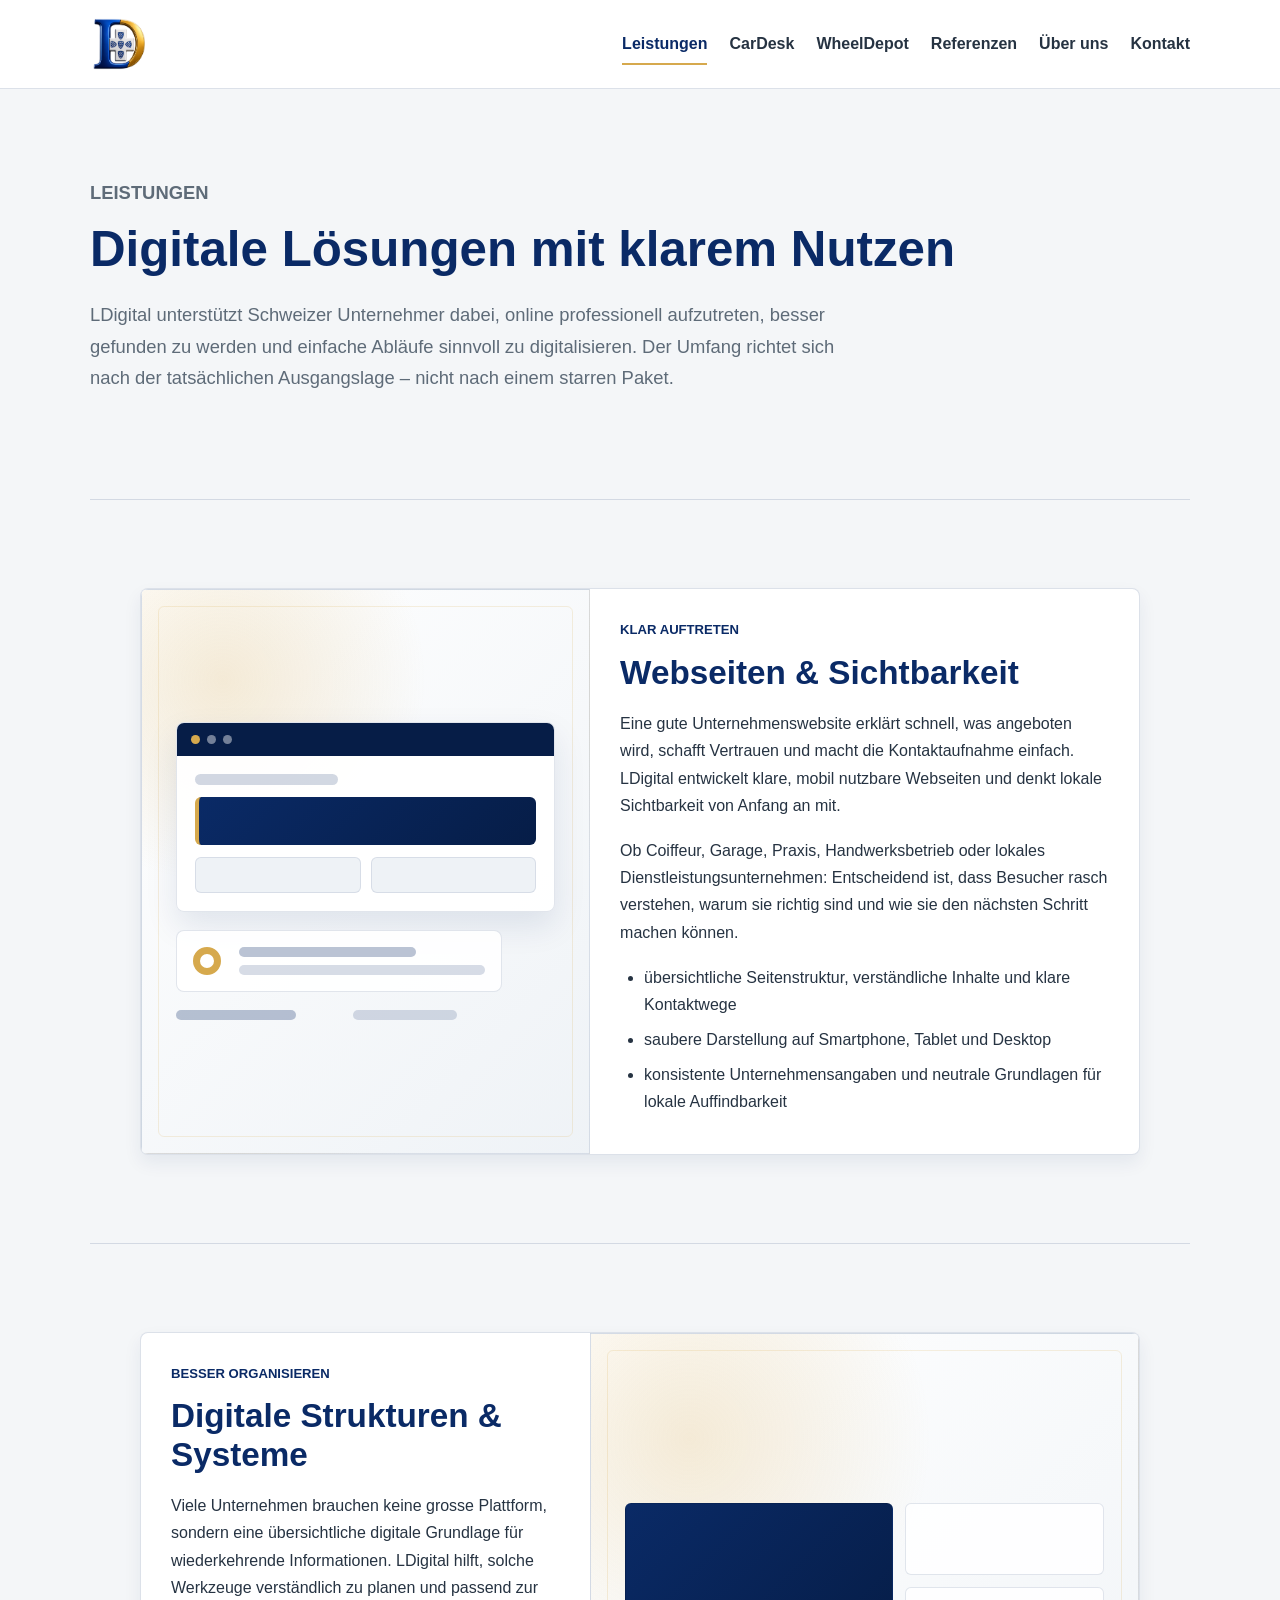
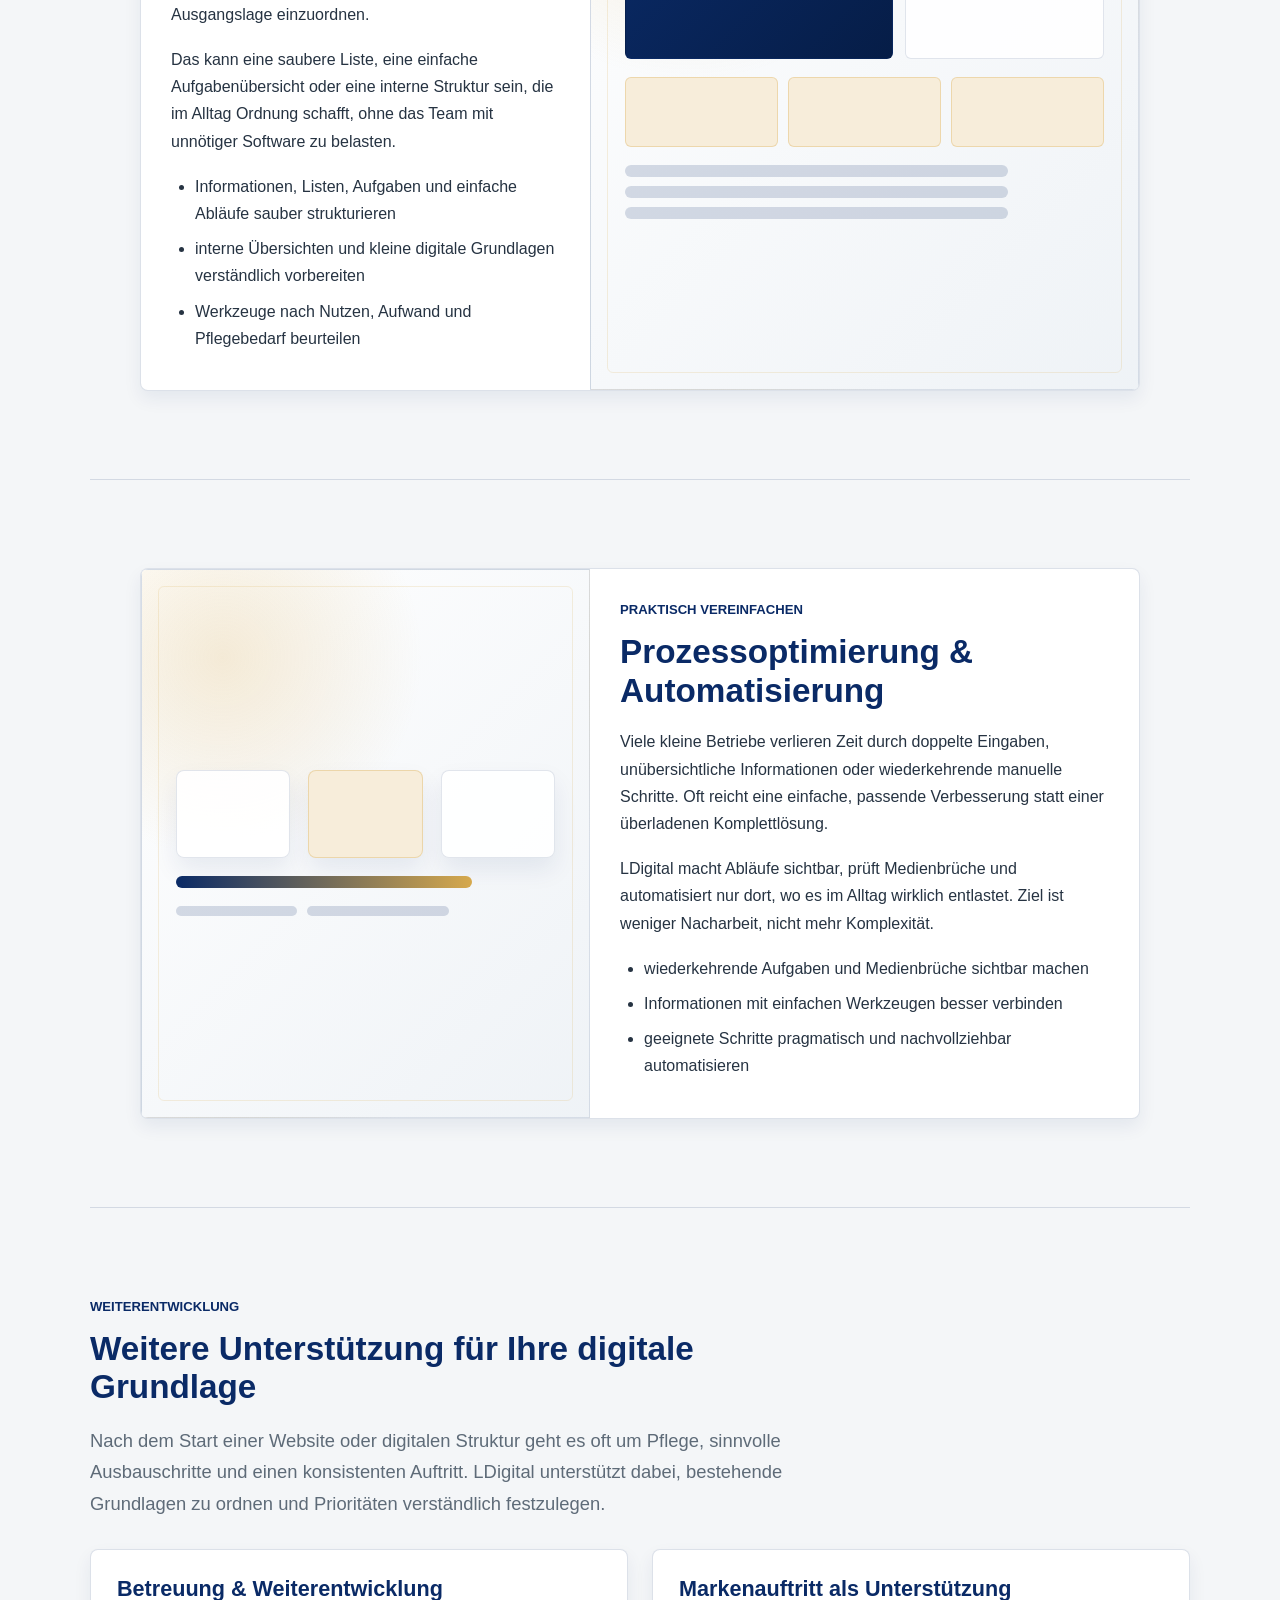
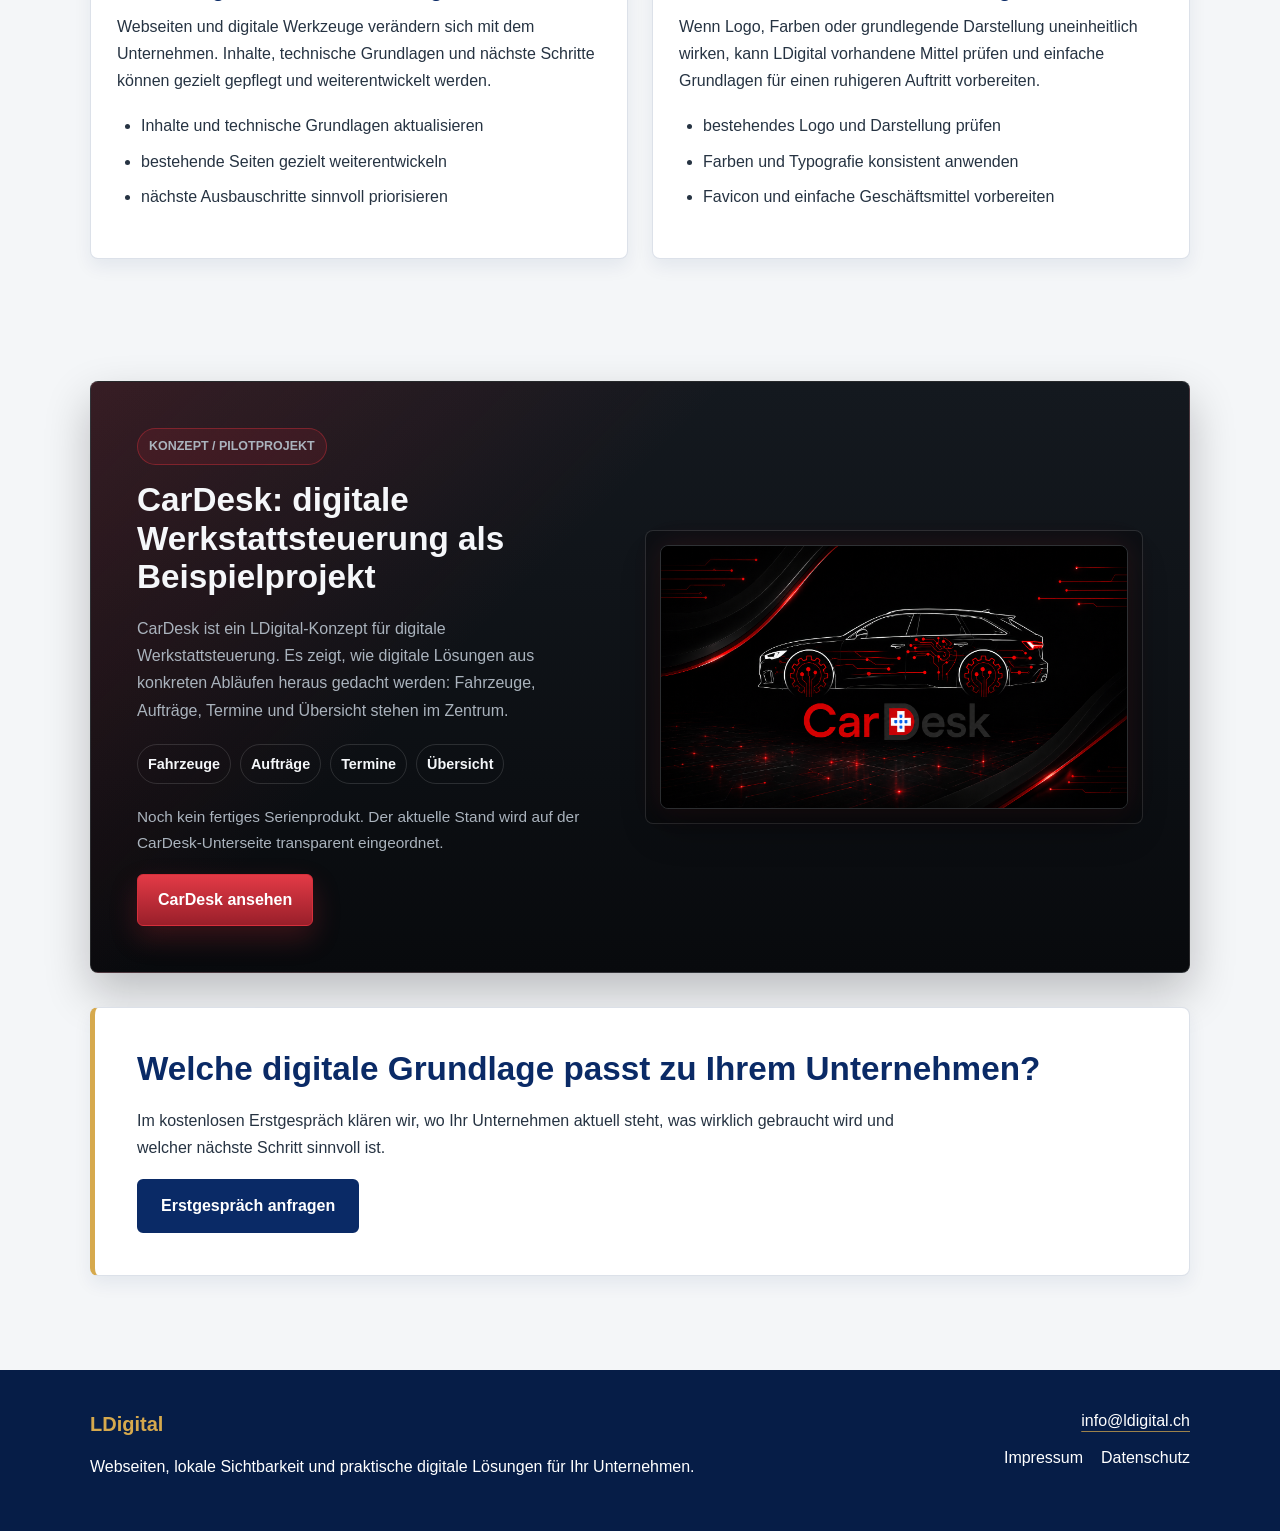
<file: leistungen.html>
<!DOCTYPE html>
<html lang="de">

<head>
    <meta charset="UTF-8">
    <meta name="viewport" content="width=device-width, initial-scale=1.0">
    <title>Webseiten, Sichtbarkeit und digitale Systeme | LDigital</title>
    <meta name="description" content="LDigital unterstützt Schweizer KMU mit Webseiten, lokaler Sichtbarkeit, digitalen Strukturen und einfachen Automatisierungen.">
    <meta property="og:type" content="website">
    <meta property="og:locale" content="de_CH">
    <meta property="og:title" content="Webseiten, Sichtbarkeit und digitale Systeme | LDigital">
    <meta property="og:description" content="Webseiten, lokale Sichtbarkeit und praktische digitale Lösungen für KMU und lokale Unternehmen in der Schweiz.">
    <meta property="og:url" content="https://ldigital.ch/leistungen.html">
    <meta property="og:image" content="https://ldigital.ch/Logo/ldigital-social-preview.png">
    <meta property="og:image:alt" content="LDigital – digitale Lösungen für Unternehmen in der Schweiz">
    <link rel="canonical" href="https://ldigital.ch/leistungen.html">
    <link rel="icon" type="image/png" href="Logo/favicon.png">
    <link rel="stylesheet" href="css/styles.css">
</head>

<body>
    <a class="skip-link" href="#main-content">Direkt zum Inhalt</a>

    <header>
        <div class="site-container header-inner">
            <a href="index.html" class="logo-link" aria-label="LDigital Startseite">
                <img src="Logo/ldigital-logo.png" alt="LDigital" class="logo">
            </a>
            <nav class="main-nav" aria-label="Hauptnavigation">
                <a href="leistungen.html" aria-current="page">Leistungen</a>
                <a href="cardesk.html">CarDesk</a>
                <a href="wheeldepot.html">WheelDepot</a>
                <a href="projekte.html">Referenzen</a>
                <a href="ueber-uns.html">Über uns</a>
                <a href="kontakt.html">Kontakt</a>
            </nav>
        </div>
    </header>

    <main id="main-content" class="site-container">
        <section class="page-intro">
            <p class="eyebrow">Leistungen</p>
            <h1>Digitale Lösungen mit klarem Nutzen</h1>
            <p>LDigital unterstützt Schweizer Unternehmer dabei, online professionell aufzutreten, besser gefunden zu werden und einfache Abläufe sinnvoll zu digitalisieren. Der Umfang richtet sich nach der tatsächlichen Ausgangslage – nicht nach einem starren Paket.</p>
        </section>

        <section id="webseiten">
            <article class="service-card service-detail-card service-detail-card--split">
                <div class="leistung-visual leistung-visual--website" role="img" aria-label="HTML-CSS-Visual für Unternehmenswebsite, lokale Sichtbarkeit und klare Kontaktwege">
                    <div class="leistung-browser">
                        <div class="leistung-browser__bar" aria-hidden="true">
                            <span></span>
                            <span></span>
                            <span></span>
                        </div>
                        <div class="leistung-site-preview">
                            <span></span>
                            <strong></strong>
                            <div>
                                <i></i>
                                <i></i>
                            </div>
                        </div>
                    </div>
                    <div class="leistung-search-card">
                        <span class="leistung-pin" aria-hidden="true"></span>
                        <div>
                            <span></span>
                            <span></span>
                        </div>
                    </div>
                    <div class="leistung-contact-strip" aria-hidden="true">
                        <span></span>
                        <span></span>
                    </div>
                </div>
                <div class="service-card-content">
                    <p class="eyebrow">Klar auftreten</p>
                    <h2>Webseiten &amp; Sichtbarkeit</h2>
                    <p>Eine gute Unternehmenswebsite erklärt schnell, was angeboten wird, schafft Vertrauen und macht die Kontaktaufnahme einfach. LDigital entwickelt klare, mobil nutzbare Webseiten und denkt lokale Sichtbarkeit von Anfang an mit.</p>
                    <p>Ob Coiffeur, Garage, Praxis, Handwerksbetrieb oder lokales Dienstleistungsunternehmen: Entscheidend ist, dass Besucher rasch verstehen, warum sie richtig sind und wie sie den nächsten Schritt machen können.</p>
                    <ul>
                        <li>übersichtliche Seitenstruktur, verständliche Inhalte und klare Kontaktwege</li>
                        <li>saubere Darstellung auf Smartphone, Tablet und Desktop</li>
                        <li>konsistente Unternehmensangaben und neutrale Grundlagen für lokale Auffindbarkeit</li>
                    </ul>
                </div>
            </article>
        </section>

        <section id="systeme">
            <article class="service-card service-detail-card service-detail-card--split service-detail-card--reverse">
                <div class="leistung-visual leistung-visual--system" role="img" aria-label="HTML-CSS-Visual für einfache digitale Systeme, Listen und Aufgaben">
                    <div class="leistung-dashboard">
                        <span></span>
                        <span></span>
                        <span></span>
                    </div>
                    <div class="leistung-kanban" aria-hidden="true">
                        <span></span>
                        <span></span>
                        <span></span>
                    </div>
                    <div class="leistung-checks" aria-hidden="true">
                        <span></span>
                        <span></span>
                        <span></span>
                    </div>
                </div>
                <div class="service-card-content">
                    <p class="eyebrow">Besser organisieren</p>
                    <h2>Digitale Strukturen &amp; Systeme</h2>
                    <p>Viele Unternehmen brauchen keine grosse Plattform, sondern eine übersichtliche digitale Grundlage für wiederkehrende Informationen. LDigital hilft, solche Werkzeuge verständlich zu planen und passend zur Ausgangslage einzuordnen.</p>
                    <p>Das kann eine saubere Liste, eine einfache Aufgabenübersicht oder eine interne Struktur sein, die im Alltag Ordnung schafft, ohne das Team mit unnötiger Software zu belasten.</p>
                    <ul>
                        <li>Informationen, Listen, Aufgaben und einfache Abläufe sauber strukturieren</li>
                        <li>interne Übersichten und kleine digitale Grundlagen verständlich vorbereiten</li>
                        <li>Werkzeuge nach Nutzen, Aufwand und Pflegebedarf beurteilen</li>
                    </ul>
                </div>
            </article>
        </section>

        <section id="automatisierung">
            <article class="service-card service-detail-card service-detail-card--split">
                <div class="leistung-visual leistung-visual--workflow" role="img" aria-label="HTML-CSS-Visual für Prozessfluss, verbundene Schritte und reduzierte Nacharbeit">
                    <div class="leistung-flow" aria-hidden="true">
                        <span></span>
                        <span></span>
                        <span></span>
                    </div>
                    <div class="leistung-flow-line" aria-hidden="true"></div>
                    <div class="leistung-status-row" aria-hidden="true">
                        <span></span>
                        <span></span>
                    </div>
                </div>
                <div class="service-card-content">
                    <p class="eyebrow">Praktisch vereinfachen</p>
                    <h2>Prozessoptimierung &amp; Automatisierung</h2>
                    <p>Viele kleine Betriebe verlieren Zeit durch doppelte Eingaben, unübersichtliche Informationen oder wiederkehrende manuelle Schritte. Oft reicht eine einfache, passende Verbesserung statt einer überladenen Komplettlösung.</p>
                    <p>LDigital macht Abläufe sichtbar, prüft Medienbrüche und automatisiert nur dort, wo es im Alltag wirklich entlastet. Ziel ist weniger Nacharbeit, nicht mehr Komplexität.</p>
                    <ul>
                        <li>wiederkehrende Aufgaben und Medienbrüche sichtbar machen</li>
                        <li>Informationen mit einfachen Werkzeugen besser verbinden</li>
                        <li>geeignete Schritte pragmatisch und nachvollziehbar automatisieren</li>
                    </ul>
                </div>
            </article>
        </section>

        <section class="support-services">
            <p class="eyebrow">Weiterentwicklung</p>
            <h2>Weitere Unterstützung für Ihre digitale Grundlage</h2>
            <p class="section-intro">Nach dem Start einer Website oder digitalen Struktur geht es oft um Pflege, sinnvolle Ausbauschritte und einen konsistenten Auftritt. LDigital unterstützt dabei, bestehende Grundlagen zu ordnen und Prioritäten verständlich festzulegen.</p>

            <div class="support-grid">
                <article id="betreuung" class="content-card">
                    <h3>Betreuung &amp; Weiterentwicklung</h3>
                    <p>Webseiten und digitale Werkzeuge verändern sich mit dem Unternehmen. Inhalte, technische Grundlagen und nächste Schritte können gezielt gepflegt und weiterentwickelt werden.</p>
                    <ul>
                        <li>Inhalte und technische Grundlagen aktualisieren</li>
                        <li>bestehende Seiten gezielt weiterentwickeln</li>
                        <li>nächste Ausbauschritte sinnvoll priorisieren</li>
                    </ul>
                </article>

                <article id="markenauftritt" class="content-card">
                    <h3>Markenauftritt als Unterstützung</h3>
                    <p>Wenn Logo, Farben oder grundlegende Darstellung uneinheitlich wirken, kann LDigital vorhandene Mittel prüfen und einfache Grundlagen für einen ruhigeren Auftritt vorbereiten.</p>
                    <ul>
                        <li>bestehendes Logo und Darstellung prüfen</li>
                        <li>Farben und Typografie konsistent anwenden</li>
                        <li>Favicon und einfache Geschäftsmittel vorbereiten</li>
                    </ul>
                </article>
            </div>
        </section>

        <section class="cardesk-teaser">
            <div class="cardesk-teaser__copy">
                <p class="cardesk-teaser__badge">Konzept / Pilotprojekt</p>
                <h2>CarDesk: digitale Werkstattsteuerung als Beispielprojekt</h2>
                <p>CarDesk ist ein LDigital-Konzept für digitale Werkstattsteuerung. Es zeigt, wie digitale Lösungen aus konkreten Abläufen heraus gedacht werden: Fahrzeuge, Aufträge, Termine und Übersicht stehen im Zentrum.</p>
                <ul class="cardesk-teaser__topics" aria-label="CarDesk Themen">
                    <li>Fahrzeuge</li>
                    <li>Aufträge</li>
                    <li>Termine</li>
                    <li>Übersicht</li>
                </ul>
                <p class="cardesk-teaser__note">Noch kein fertiges Serienprodukt. Der aktuelle Stand wird auf der CarDesk-Unterseite transparent eingeordnet.</p>
                <a href="cardesk.html" class="cardesk-teaser__button">CarDesk ansehen</a>
            </div>
            <figure class="cardesk-teaser__visual">
                <img src="assets/images/cardesk-hero-rs6-tech.png" alt="CarDesk Hero-Visual mit digitalisiertem Fahrzeug und roten Techniklinien">
            </figure>
        </section>

        <section class="cta-section">
            <h2>Welche digitale Grundlage passt zu Ihrem Unternehmen?</h2>
            <p>Im kostenlosen Erstgespräch klären wir, wo Ihr Unternehmen aktuell steht, was wirklich gebraucht wird und welcher nächste Schritt sinnvoll ist.</p>
            <a href="mailto:info@ldigital.ch" class="button">Erstgespräch anfragen</a>
        </section>
    </main>

    <footer>
        <div class="site-container footer-inner">
            <div>
                <p class="footer-title">LDigital</p>
                <p>Webseiten, lokale Sichtbarkeit und praktische digitale Lösungen für Ihr Unternehmen.</p>
            </div>
            <div class="footer-meta">
                <p><a href="mailto:info@ldigital.ch">info@ldigital.ch</a></p>
                <nav class="footer-nav" aria-label="Rechtliches">
                    <a href="impressum.html">Impressum</a>
                    <a href="datenschutz.html">Datenschutz</a>
                </nav>
            </div>
        </div>
    </footer>

</body>

</html>
</file>
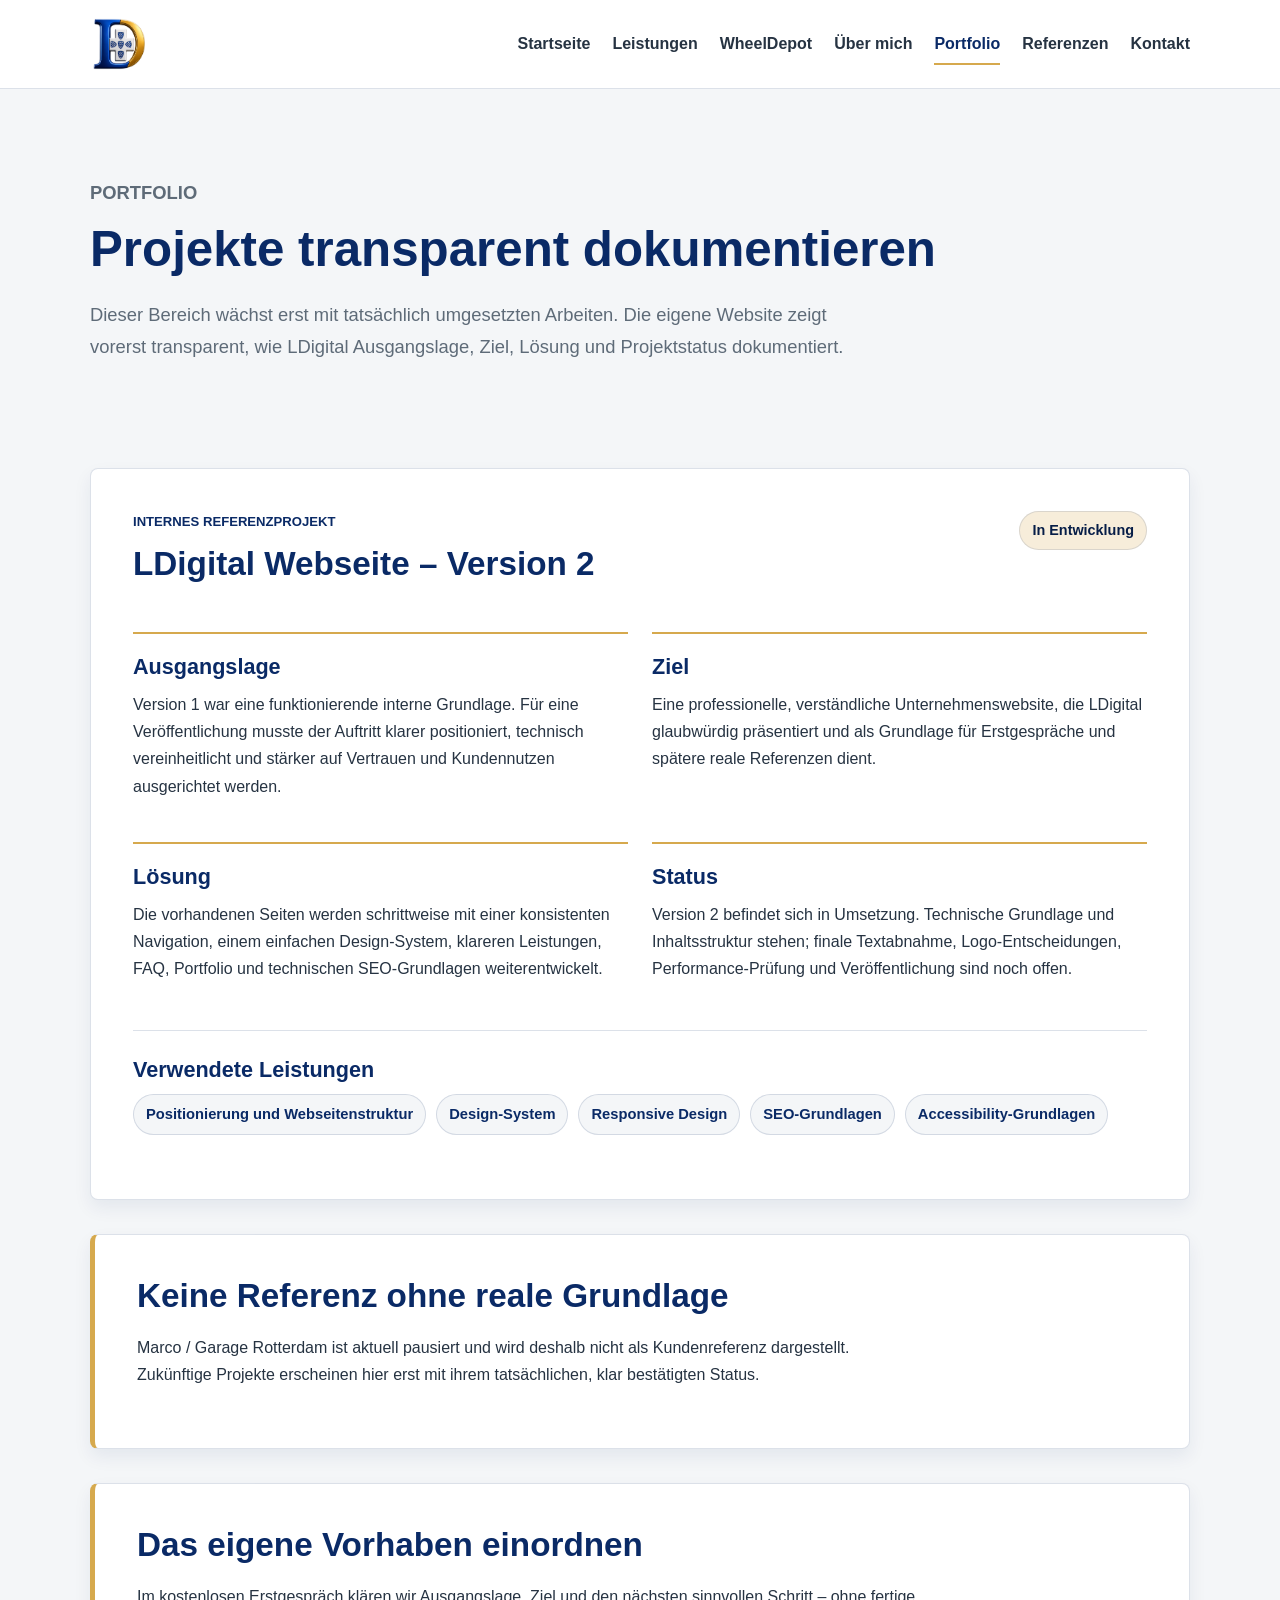
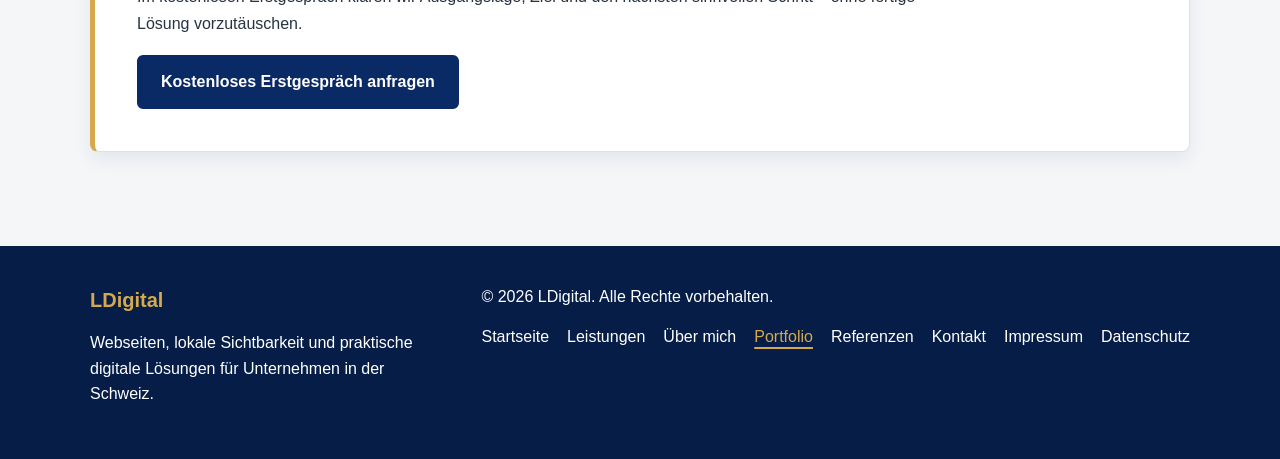
<file: portfolio.html>
<!DOCTYPE html>
<html lang="de">

<head>
    <meta charset="UTF-8">
    <meta name="viewport" content="width=device-width, initial-scale=1.0">
    <title>Projekte und Webauftritt in Entwicklung | LDigital Portfolio</title>
    <meta name="description" content="Das LDigital-Portfolio zeigt transparent den eigenen Webauftritt in Entwicklung und bereitet eine klare Struktur für zukünftige reale Projekte vor.">
    <meta property="og:type" content="website">
    <meta property="og:locale" content="de_CH">
    <meta property="og:title" content="Projekte und Webauftritt in Entwicklung | LDigital Portfolio">
    <meta property="og:description" content="Transparenter Einblick in die Entwicklung der LDigital-Website und die Struktur für zukünftige reale Projekte.">
    <meta property="og:url" content="https://ldigital.ch/portfolio.html">
    <meta property="og:image" content="https://ldigital.ch/Logo/ldigital-social-preview.png">
    <meta property="og:image:alt" content="LDigital – digitale Lösungen für Unternehmen in der Schweiz">
    <link rel="canonical" href="https://ldigital.ch/portfolio.html">
    <link rel="icon" type="image/png" href="Logo/favicon.png">
    <link rel="stylesheet" href="css/styles.css">
</head>

<body>
    <a class="skip-link" href="#main-content">Direkt zum Inhalt</a>

    <header>
        <div class="site-container header-inner">
            <a href="index.html" class="logo-link" aria-label="LDigital Startseite">
                <img src="Logo/ldigital-logo.png" alt="LDigital" class="logo">
            </a>
            <nav class="main-nav" aria-label="Hauptnavigation">
                <a href="index.html">Startseite</a>
                <a href="leistungen.html">Leistungen</a>
                <a href="wheeldepot.html">WheelDepot</a>
                <a href="ueber-uns.html">Über mich</a>
                <a href="portfolio.html" aria-current="page">Portfolio</a>
                <a href="projekte.html">Referenzen</a>
                <a href="kontakt.html">Kontakt</a>
            </nav>
        </div>
    </header>

    <main id="main-content" class="site-container">
        <section class="page-intro">
            <p class="eyebrow">Portfolio</p>
            <h1>Projekte transparent dokumentieren</h1>
            <p>Dieser Bereich wächst erst mit tatsächlich umgesetzten Arbeiten. Die eigene Website zeigt vorerst transparent, wie LDigital Ausgangslage, Ziel, Lösung und Projektstatus dokumentiert.</p>
        </section>

        <section class="project-card">
            <div class="project-card-header">
                <div>
                    <p class="eyebrow">Internes Referenzprojekt</p>
                    <h2>LDigital Webseite – Version 2</h2>
                </div>
                <span class="status-badge">In Entwicklung</span>
            </div>

            <div class="project-grid">
                <article>
                    <h3>Ausgangslage</h3>
                    <p>Version 1 war eine funktionierende interne Grundlage. Für eine Veröffentlichung musste der Auftritt klarer positioniert, technisch vereinheitlicht und stärker auf Vertrauen und Kundennutzen ausgerichtet werden.</p>
                </article>
                <article>
                    <h3>Ziel</h3>
                    <p>Eine professionelle, verständliche Unternehmenswebsite, die LDigital glaubwürdig präsentiert und als Grundlage für Erstgespräche und spätere reale Referenzen dient.</p>
                </article>
                <article>
                    <h3>Lösung</h3>
                    <p>Die vorhandenen Seiten werden schrittweise mit einer konsistenten Navigation, einem einfachen Design-System, klareren Leistungen, FAQ, Portfolio und technischen SEO-Grundlagen weiterentwickelt.</p>
                </article>
                <article>
                    <h3>Status</h3>
                    <p>Version 2 befindet sich in Umsetzung. Technische Grundlage und Inhaltsstruktur stehen; finale Textabnahme, Logo-Entscheidungen, Performance-Prüfung und Veröffentlichung sind noch offen.</p>
                </article>
            </div>

            <div class="project-services">
                <h3>Verwendete Leistungen</h3>
                <ul class="tag-list">
                    <li>Positionierung und Webseitenstruktur</li>
                    <li>Design-System</li>
                    <li>Responsive Design</li>
                    <li>SEO-Grundlagen</li>
                    <li>Accessibility-Grundlagen</li>
                </ul>
            </div>
        </section>

        <section class="callout">
            <h2>Keine Referenz ohne reale Grundlage</h2>
            <p>Marco / Garage Rotterdam ist aktuell pausiert und wird deshalb nicht als Kundenreferenz dargestellt. Zukünftige Projekte erscheinen hier erst mit ihrem tatsächlichen, klar bestätigten Status.</p>
        </section>

        <section class="cta-section">
            <h2>Das eigene Vorhaben einordnen</h2>
            <p>Im kostenlosen Erstgespräch klären wir Ausgangslage, Ziel und den nächsten sinnvollen Schritt – ohne fertige Lösung vorzutäuschen.</p>
            <a href="kontakt.html" class="button">Kostenloses Erstgespräch anfragen</a>
        </section>
    </main>

    <footer>
        <div class="site-container footer-inner">
            <div>
                <p class="footer-title">LDigital</p>
                <p>Webseiten, lokale Sichtbarkeit und praktische digitale Lösungen für Unternehmen in der Schweiz.</p>
            </div>
            <div>
                <p>&copy; 2026 LDigital. Alle Rechte vorbehalten.</p>
                <nav class="footer-nav" aria-label="Fussnavigation">
                    <a href="index.html">Startseite</a>
                    <a href="leistungen.html">Leistungen</a>
                    <a href="ueber-uns.html">Über mich</a>
                    <a href="portfolio.html" aria-current="page">Portfolio</a>
                    <a href="projekte.html">Referenzen</a>
                    <a href="kontakt.html">Kontakt</a>
                    <a href="impressum.html">Impressum</a>
                    <a href="datenschutz.html">Datenschutz</a>
                </nav>
            </div>
        </div>
    </footer>

</body>

</html>
</file>
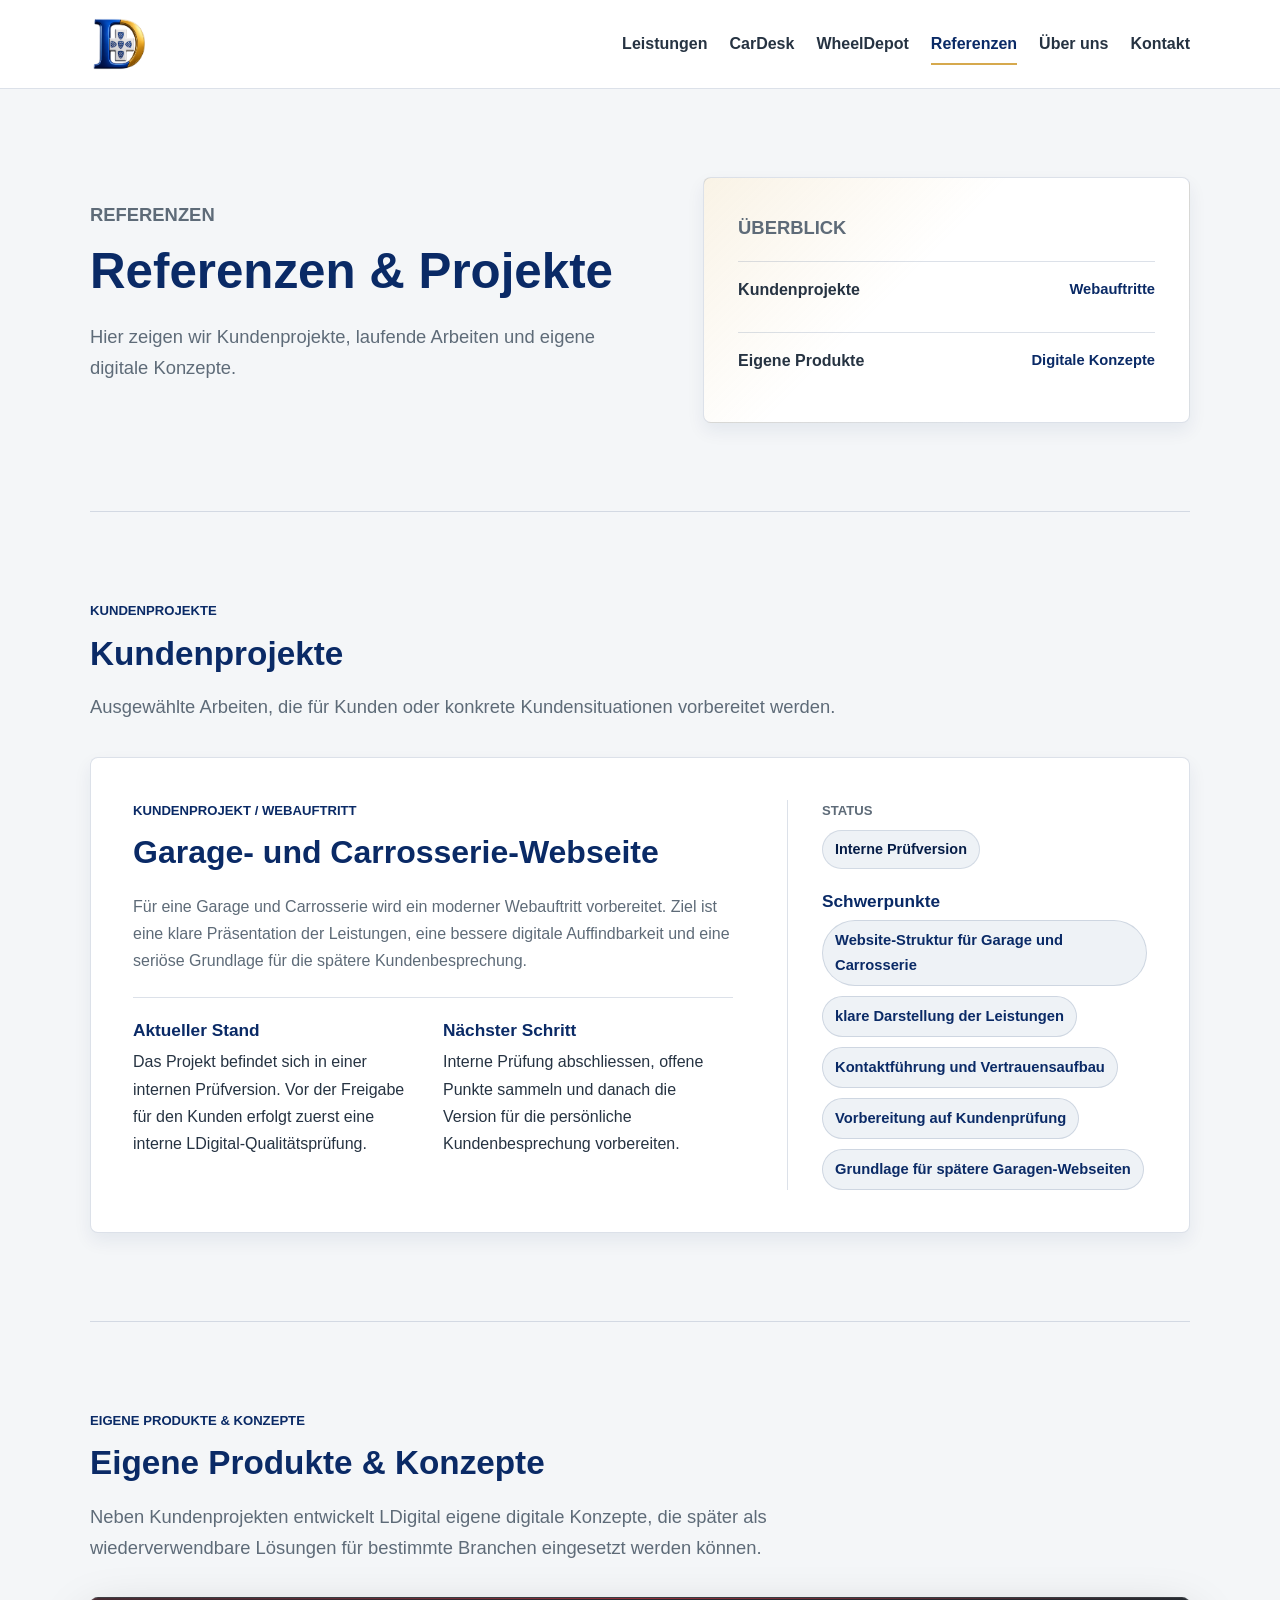
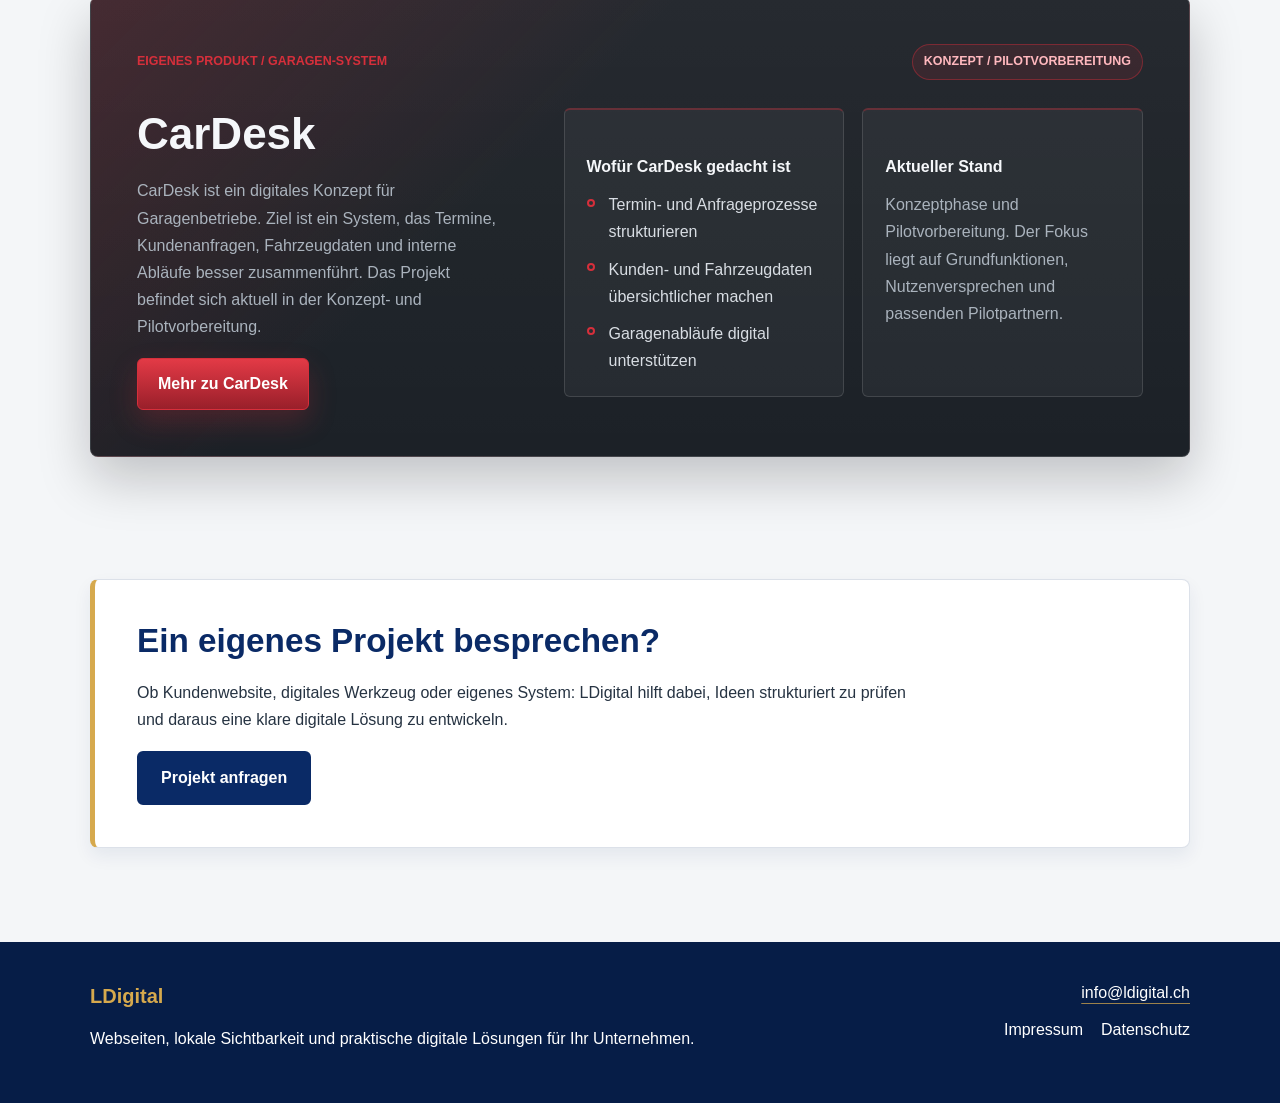
<file: projekte.html>
<!DOCTYPE html>
<html lang="de">

<head>
    <meta charset="UTF-8">
    <meta name="viewport" content="width=device-width, initial-scale=1.0">
    <title>Projekte | LDigital</title>
    <meta name="description" content="Ausgewählte Kundenprojekte, laufende Arbeiten und eigene digitale Konzepte von LDigital – ehrlich, klar und ohne übertriebene Versprechen.">
    <meta property="og:type" content="website">
    <meta property="og:locale" content="de_CH">
    <meta property="og:title" content="Projekte | LDigital">
    <meta property="og:description" content="Ausgewählte Kundenprojekte, laufende Arbeiten und eigene digitale Konzepte von LDigital – ehrlich, klar und ohne übertriebene Versprechen.">
    <meta property="og:url" content="https://ldigital.ch/projekte.html">
    <meta property="og:image" content="https://ldigital.ch/Logo/ldigital-social-preview.png">
    <meta property="og:image:alt" content="LDigital – digitale Lösungen für Unternehmen in der Schweiz">
    <link rel="canonical" href="https://ldigital.ch/projekte.html">
    <link rel="icon" type="image/png" href="Logo/favicon.png">
    <link rel="stylesheet" href="css/styles.css">
</head>

<body>
    <a class="skip-link" href="#main-content">Direkt zum Inhalt</a>

    <header>
        <div class="site-container header-inner">
            <a href="index.html" class="logo-link" aria-label="LDigital Startseite">
                <img src="Logo/ldigital-logo.png" alt="LDigital" class="logo">
            </a>
            <nav class="main-nav" aria-label="Hauptnavigation">
                <a href="leistungen.html">Leistungen</a>
                <a href="cardesk.html">CarDesk</a>
                <a href="wheeldepot.html">WheelDepot</a>
                <a href="projekte.html" aria-current="page">Referenzen</a>
                <a href="ueber-uns.html">Über uns</a>
                <a href="kontakt.html">Kontakt</a>
            </nav>
        </div>
    </header>

    <main id="main-content" class="site-container">
        <section class="page-intro page-intro--split project-page-hero">
            <div>
                <p class="eyebrow">Referenzen</p>
                <h1>Referenzen &amp; Projekte</h1>
                <p>Hier zeigen wir Kundenprojekte, laufende Arbeiten und eigene digitale Konzepte.</p>
            </div>
            <aside class="project-hero-panel" aria-label="Bereiche auf dieser Seite">
                <p class="project-hero-panel__label">Überblick</p>
                <div class="project-hero-panel__row">
                    <span>Kundenprojekte</span>
                    <strong>Webauftritte</strong>
                </div>
                <div class="project-hero-panel__row">
                    <span>Eigene Produkte</span>
                    <strong>Digitale Konzepte</strong>
                </div>
            </aside>
        </section>

        <section class="projects-overview" aria-labelledby="kundenprojekte">
            <div class="section-heading">
                <p class="eyebrow">Kundenprojekte</p>
                <h2 id="kundenprojekte">Kundenprojekte</h2>
                <p class="section-intro">Ausgewählte Arbeiten, die für Kunden oder konkrete Kundensituationen vorbereitet werden.</p>
            </div>

            <article class="project-card project-feature-card">
                <div class="project-feature-card__main">
                    <div>
                        <p class="eyebrow">Kundenprojekt / Webauftritt</p>
                        <h3>Garage- und Carrosserie-Webseite</h3>
                    </div>
                    <p>Für eine Garage und Carrosserie wird ein moderner Webauftritt vorbereitet. Ziel ist eine klare Präsentation der Leistungen, eine bessere digitale Auffindbarkeit und eine seriöse Grundlage für die spätere Kundenbesprechung.</p>

                    <div class="project-detail-grid">
                        <div class="project-detail-block">
                            <h4>Aktueller Stand</h4>
                            <p>Das Projekt befindet sich in einer internen Prüfversion. Vor der Freigabe für den Kunden erfolgt zuerst eine interne LDigital-Qualitätsprüfung.</p>
                        </div>
                        <div class="project-detail-block">
                            <h4>Nächster Schritt</h4>
                            <p>Interne Prüfung abschliessen, offene Punkte sammeln und danach die Version für die persönliche Kundenbesprechung vorbereiten.</p>
                        </div>
                    </div>
                </div>

                <aside class="project-feature-card__side" aria-label="Projektdaten Garage- und Carrosserie-Webseite">
                    <div>
                        <p class="project-side-label">Status</p>
                        <span class="status-badge status-badge--internal">Interne Prüfversion</span>
                    </div>

                    <div>
                        <h4>Schwerpunkte</h4>
                        <ul class="tag-list project-tag-list">
                            <li>Website-Struktur für Garage und Carrosserie</li>
                            <li>klare Darstellung der Leistungen</li>
                            <li>Kontaktführung und Vertrauensaufbau</li>
                            <li>Vorbereitung auf Kundenprüfung</li>
                            <li>Grundlage für spätere Garagen-Webseiten</li>
                        </ul>
                    </div>
                </aside>
            </article>
        </section>

        <section class="projects-overview" aria-labelledby="eigene-produkte">
            <div class="section-heading">
                <p class="eyebrow">Eigene Produkte &amp; Konzepte</p>
                <h2 id="eigene-produkte">Eigene Produkte &amp; Konzepte</h2>
                <p class="section-intro">Neben Kundenprojekten entwickelt LDigital eigene digitale Konzepte, die später als wiederverwendbare Lösungen für bestimmte Branchen eingesetzt werden können.</p>
            </div>

            <article class="cardesk-project-teaser" aria-labelledby="cardesk-project-title">
                <div class="cardesk-project-teaser__header">
                    <span class="cardesk-project-kicker">Eigenes Produkt / Garagen-System</span>
                    <span class="cardesk-project-status">Konzept / Pilotvorbereitung</span>
                </div>

                <div class="cardesk-project-teaser__body">
                    <div class="cardesk-project-copy">
                        <h3 id="cardesk-project-title">CarDesk</h3>
                        <p>CarDesk ist ein digitales Konzept für Garagenbetriebe. Ziel ist ein System, das Termine, Kundenanfragen, Fahrzeugdaten und interne Abläufe besser zusammenführt. Das Projekt befindet sich aktuell in der Konzept- und Pilotvorbereitung.</p>
                        <a href="cardesk.html" class="cardesk-project-cta">Mehr zu CarDesk</a>
                    </div>

                    <div class="cardesk-project-grid">
                        <div class="cardesk-project-panel">
                            <h4>Wofür CarDesk gedacht ist</h4>
                            <ul class="cardesk-project-list">
                                <li>Termin- und Anfrageprozesse strukturieren</li>
                                <li>Kunden- und Fahrzeugdaten übersichtlicher machen</li>
                                <li>Garagenabläufe digital unterstützen</li>
                            </ul>
                        </div>
                        <div class="cardesk-project-panel">
                            <h4>Aktueller Stand</h4>
                            <p>Konzeptphase und Pilotvorbereitung. Der Fokus liegt auf Grundfunktionen, Nutzenversprechen und passenden Pilotpartnern.</p>
                        </div>
                    </div>
                </div>
            </article>
        </section>

        <section class="cta-section">
            <h2>Ein eigenes Projekt besprechen?</h2>
            <p>Ob Kundenwebsite, digitales Werkzeug oder eigenes System: LDigital hilft dabei, Ideen strukturiert zu prüfen und daraus eine klare digitale Lösung zu entwickeln.</p>
            <a href="kontakt.html#kontakt-direkt" class="button">Projekt anfragen</a>
        </section>
    </main>

    <footer>
        <div class="site-container footer-inner">
            <div>
                <p class="footer-title">LDigital</p>
                <p>Webseiten, lokale Sichtbarkeit und praktische digitale Lösungen für Ihr Unternehmen.</p>
            </div>
            <div class="footer-meta">
                <p><a href="mailto:info@ldigital.ch">info@ldigital.ch</a></p>
                <nav class="footer-nav" aria-label="Rechtliches">
                    <a href="impressum.html">Impressum</a>
                    <a href="datenschutz.html">Datenschutz</a>
                </nav>
            </div>
        </div>
    </footer>

</body>

</html>
</file>
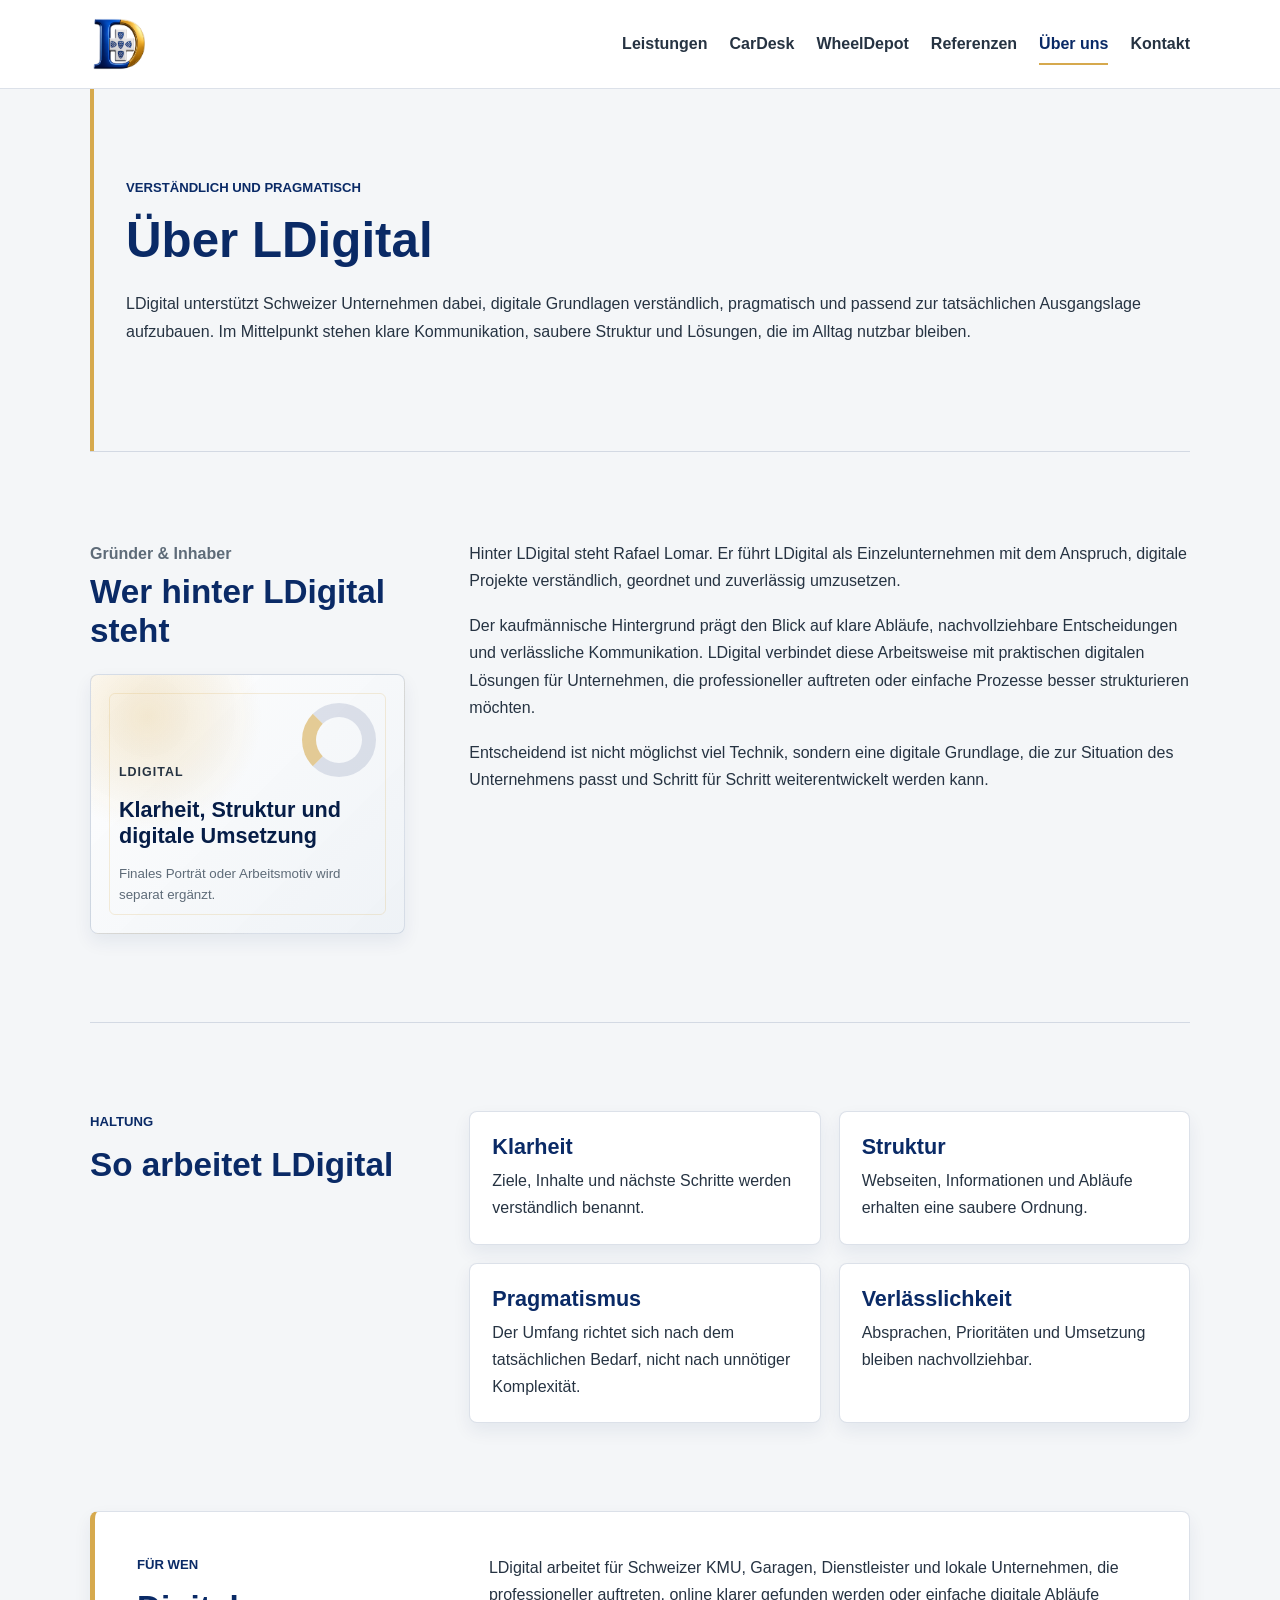
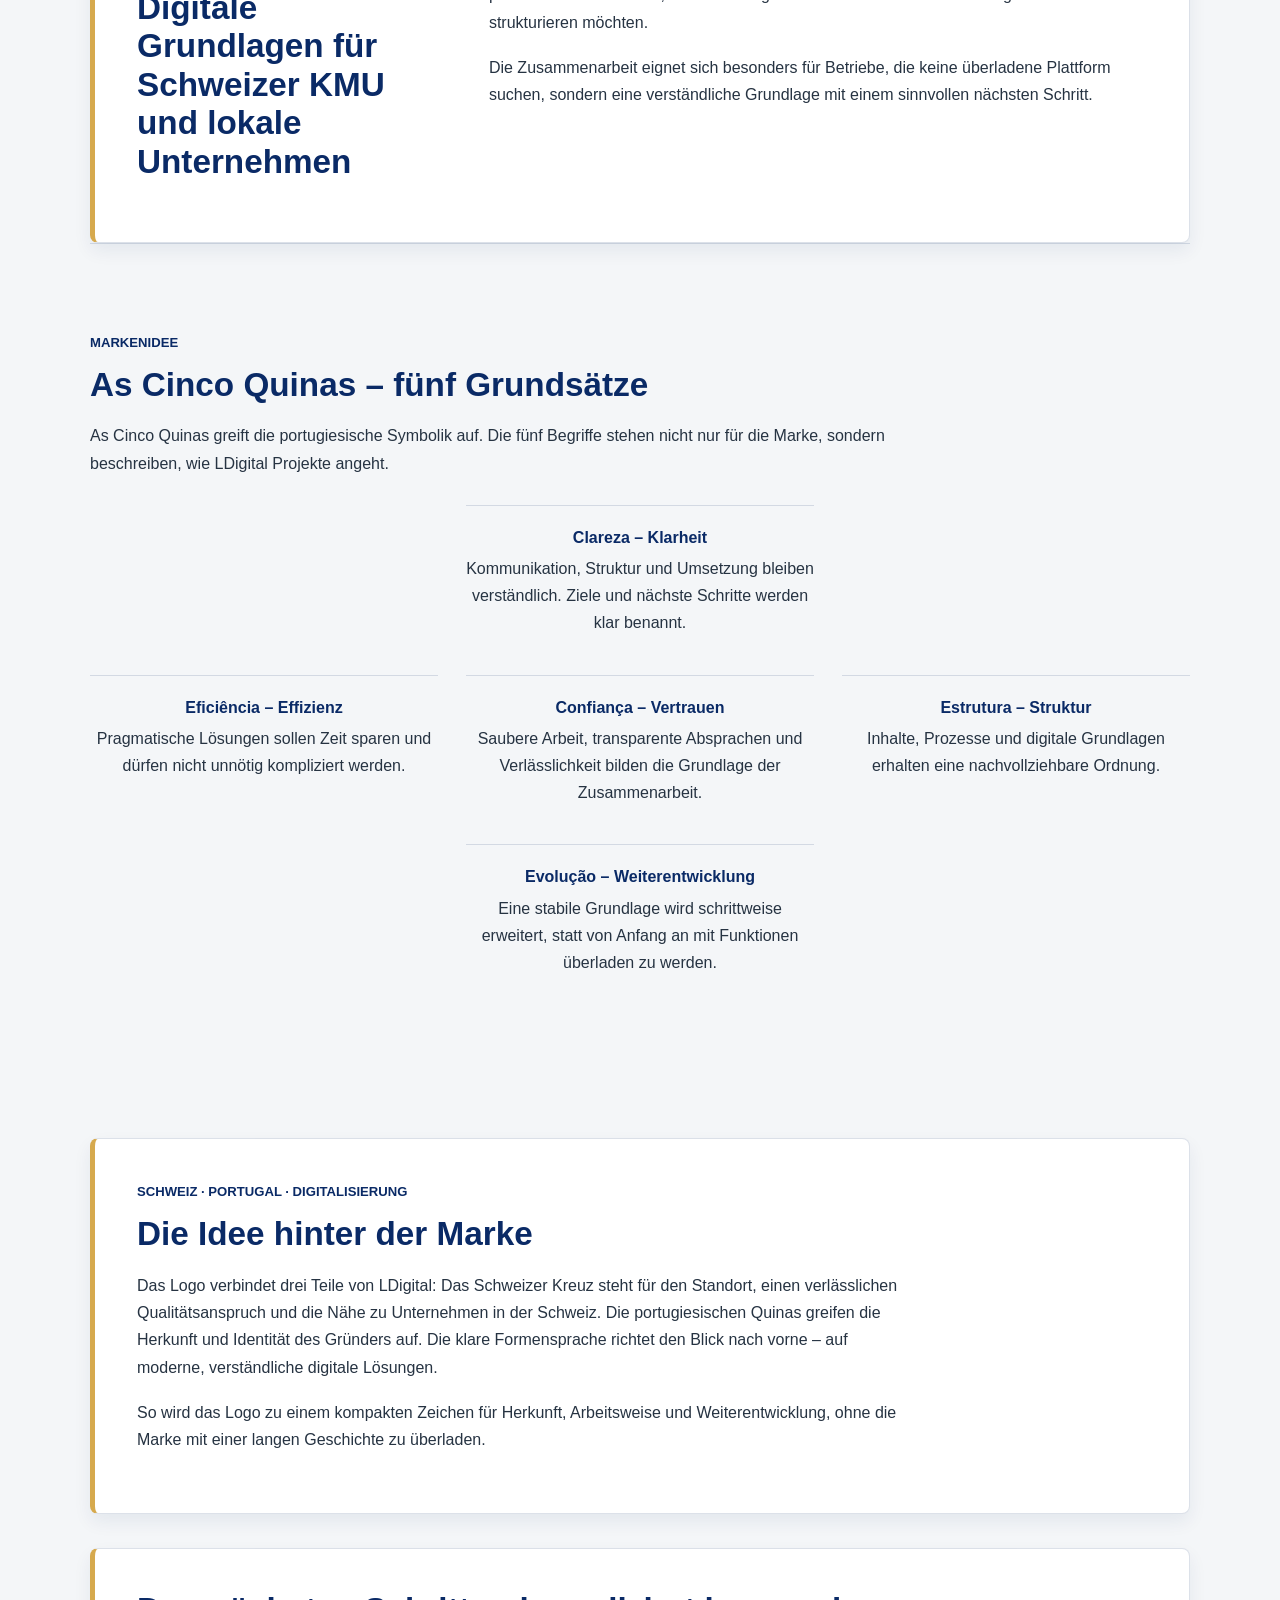
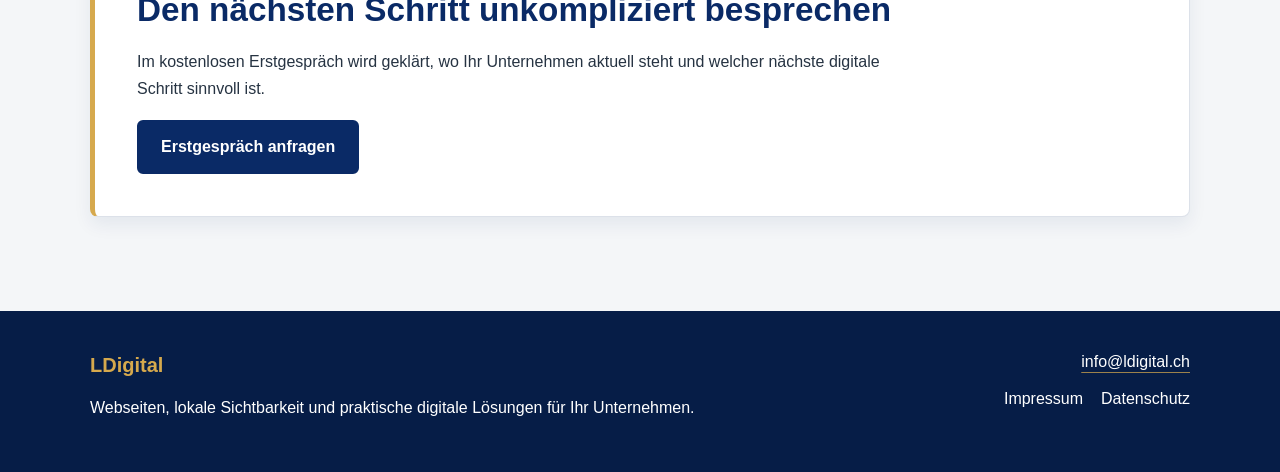
<file: ueber-uns.html>
<!DOCTYPE html>
<html lang="de">

<head>
    <meta charset="UTF-8">
    <meta name="viewport" content="width=device-width, initial-scale=1.0">
    <title>Über LDigital | Digitale Grundlagen für Schweizer Unternehmen</title>
    <meta name="description" content="LDigital steht für klare Kommunikation, strukturierte Arbeitsweise und pragmatische digitale Lösungen für Schweizer KMU und lokale Unternehmen.">
    <meta property="og:type" content="website">
    <meta property="og:locale" content="de_CH">
    <meta property="og:title" content="Über LDigital | Digitale Grundlagen für Schweizer Unternehmen">
    <meta property="og:description" content="Klare Kommunikation, strukturierte Arbeitsweise und pragmatische digitale Lösungen für Schweizer Unternehmen.">
    <meta property="og:url" content="https://ldigital.ch/ueber-uns.html">
    <meta property="og:image" content="https://ldigital.ch/Logo/ldigital-social-preview.png">
    <meta property="og:image:alt" content="LDigital – digitale Lösungen für Unternehmen in der Schweiz">
    <link rel="canonical" href="https://ldigital.ch/ueber-uns.html">
    <link rel="icon" type="image/png" href="Logo/favicon.png">
    <link rel="stylesheet" href="css/styles.css">
</head>

<body>
    <a class="skip-link" href="#main-content">Direkt zum Inhalt</a>

    <header>
        <div class="site-container header-inner">
            <a href="index.html" class="logo-link" aria-label="LDigital Startseite">
                <img src="Logo/ldigital-logo.png" alt="LDigital" class="logo">
            </a>
            <nav class="main-nav" aria-label="Hauptnavigation">
                <a href="leistungen.html">Leistungen</a>
                <a href="cardesk.html">CarDesk</a>
                <a href="wheeldepot.html">WheelDepot</a>
                <a href="projekte.html">Referenzen</a>
                <a href="ueber-uns.html" aria-current="page">Über uns</a>
                <a href="kontakt.html">Kontakt</a>
            </nav>
        </div>
    </header>

    <main id="main-content" class="site-container">
        <section class="about-intro">
            <p class="eyebrow">Verständlich und pragmatisch</p>
            <h1>Über LDigital</h1>
            <p>LDigital unterstützt Schweizer Unternehmen dabei, digitale Grundlagen verständlich, pragmatisch und passend zur tatsächlichen Ausgangslage aufzubauen. Im Mittelpunkt stehen klare Kommunikation, saubere Struktur und Lösungen, die im Alltag nutzbar bleiben.</p>
        </section>

        <section class="about-founder">
            <div class="about-founder-heading">
                <p class="about-founder-label">Gründer &amp; Inhaber</p>
                <h2>Wer hinter LDigital steht</h2>
                <div class="about-image-panel" role="img" aria-label="Neutraler Bildbereich für ein späteres LDigital Porträt oder Arbeitsmotiv">
                    <span>LDigital</span>
                    <strong>Klarheit, Struktur und digitale Umsetzung</strong>
                    <small>Finales Porträt oder Arbeitsmotiv wird separat ergänzt.</small>
                </div>
            </div>
            <div class="about-founder-content">
                <p>Hinter LDigital steht Rafael Lomar. Er führt LDigital als Einzelunternehmen mit dem Anspruch, digitale Projekte verständlich, geordnet und zuverlässig umzusetzen.</p>
                <p>Der kaufmännische Hintergrund prägt den Blick auf klare Abläufe, nachvollziehbare Entscheidungen und verlässliche Kommunikation. LDigital verbindet diese Arbeitsweise mit praktischen digitalen Lösungen für Unternehmen, die professioneller auftreten oder einfache Prozesse besser strukturieren möchten.</p>
                <p>Entscheidend ist nicht möglichst viel Technik, sondern eine digitale Grundlage, die zur Situation des Unternehmens passt und Schritt für Schritt weiterentwickelt werden kann.</p>
            </div>
        </section>

        <section class="about-workstyle">
            <div>
                <p class="eyebrow">Haltung</p>
                <h2>So arbeitet LDigital</h2>
            </div>
            <div class="about-principle-grid">
                <article>
                    <h3>Klarheit</h3>
                    <p>Ziele, Inhalte und nächste Schritte werden verständlich benannt.</p>
                </article>
                <article>
                    <h3>Struktur</h3>
                    <p>Webseiten, Informationen und Abläufe erhalten eine saubere Ordnung.</p>
                </article>
                <article>
                    <h3>Pragmatismus</h3>
                    <p>Der Umfang richtet sich nach dem tatsächlichen Bedarf, nicht nach unnötiger Komplexität.</p>
                </article>
                <article>
                    <h3>Verlässlichkeit</h3>
                    <p>Absprachen, Prioritäten und Umsetzung bleiben nachvollziehbar.</p>
                </article>
            </div>
        </section>

        <section class="about-audience">
            <div>
                <p class="eyebrow">Für wen</p>
                <h2>Digitale Grundlagen für Schweizer KMU und lokale Unternehmen</h2>
            </div>
            <div>
                <p>LDigital arbeitet für Schweizer KMU, Garagen, Dienstleister und lokale Unternehmen, die professioneller auftreten, online klarer gefunden werden oder einfache digitale Abläufe strukturieren möchten.</p>
                <p>Die Zusammenarbeit eignet sich besonders für Betriebe, die keine überladene Plattform suchen, sondern eine verständliche Grundlage mit einem sinnvollen nächsten Schritt.</p>
            </div>
        </section>

        <section class="about-principles">
            <p class="eyebrow">Markenidee</p>
            <h2>As Cinco Quinas – fünf Grundsätze</h2>
            <p>As Cinco Quinas greift die portugiesische Symbolik auf. Die fünf Begriffe stehen nicht nur für die Marke, sondern beschreiben, wie LDigital Projekte angeht.</p>

            <ul class="about-values">
                <li class="about-value--clarity">
                    <div class="about-value-content">
                        <strong>Clareza – Klarheit</strong>
                        <span>Kommunikation, Struktur und Umsetzung bleiben verständlich. Ziele und nächste Schritte werden klar benannt.</span>
                    </div>
                </li>
                <li class="about-value--trust">
                    <div class="about-value-content">
                        <strong>Confiança – Vertrauen</strong>
                        <span>Saubere Arbeit, transparente Absprachen und Verlässlichkeit bilden die Grundlage der Zusammenarbeit.</span>
                    </div>
                </li>
                <li class="about-value--structure">
                    <div class="about-value-content">
                        <strong>Estrutura – Struktur</strong>
                        <span>Inhalte, Prozesse und digitale Grundlagen erhalten eine nachvollziehbare Ordnung.</span>
                    </div>
                </li>
                <li class="about-value--efficiency">
                    <div class="about-value-content">
                        <strong>Eficiência – Effizienz</strong>
                        <span>Pragmatische Lösungen sollen Zeit sparen und dürfen nicht unnötig kompliziert werden.</span>
                    </div>
                </li>
                <li class="about-value--evolution">
                    <div class="about-value-content">
                        <strong>Evolução – Weiterentwicklung</strong>
                        <span>Eine stabile Grundlage wird schrittweise erweitert, statt von Anfang an mit Funktionen überladen zu werden.</span>
                    </div>
                </li>
            </ul>
        </section>

        <section class="brand-story">
            <p class="eyebrow">Schweiz · Portugal · Digitalisierung</p>
            <h2>Die Idee hinter der Marke</h2>
            <p>Das Logo verbindet drei Teile von LDigital: Das Schweizer Kreuz steht für den Standort, einen verlässlichen Qualitätsanspruch und die Nähe zu Unternehmen in der Schweiz. Die portugiesischen Quinas greifen die Herkunft und Identität des Gründers auf. Die klare Formensprache richtet den Blick nach vorne – auf moderne, verständliche digitale Lösungen.</p>
            <p>So wird das Logo zu einem kompakten Zeichen für Herkunft, Arbeitsweise und Weiterentwicklung, ohne die Marke mit einer langen Geschichte zu überladen.</p>
        </section>

        <section class="cta-section">
            <h2>Den nächsten Schritt unkompliziert besprechen</h2>
            <p>Im kostenlosen Erstgespräch wird geklärt, wo Ihr Unternehmen aktuell steht und welcher nächste digitale Schritt sinnvoll ist.</p>
            <a href="kontakt.html" class="button">Erstgespräch anfragen</a>
        </section>
    </main>

    <footer>
        <div class="site-container footer-inner">
            <div>
                <p class="footer-title">LDigital</p>
                <p>Webseiten, lokale Sichtbarkeit und praktische digitale Lösungen für Ihr Unternehmen.</p>
            </div>
            <div class="footer-meta">
                <p><a href="mailto:info@ldigital.ch">info@ldigital.ch</a></p>
                <nav class="footer-nav" aria-label="Rechtliches">
                    <a href="impressum.html">Impressum</a>
                    <a href="datenschutz.html">Datenschutz</a>
                </nav>
            </div>
        </div>
    </footer>

</body>

</html>
</file>
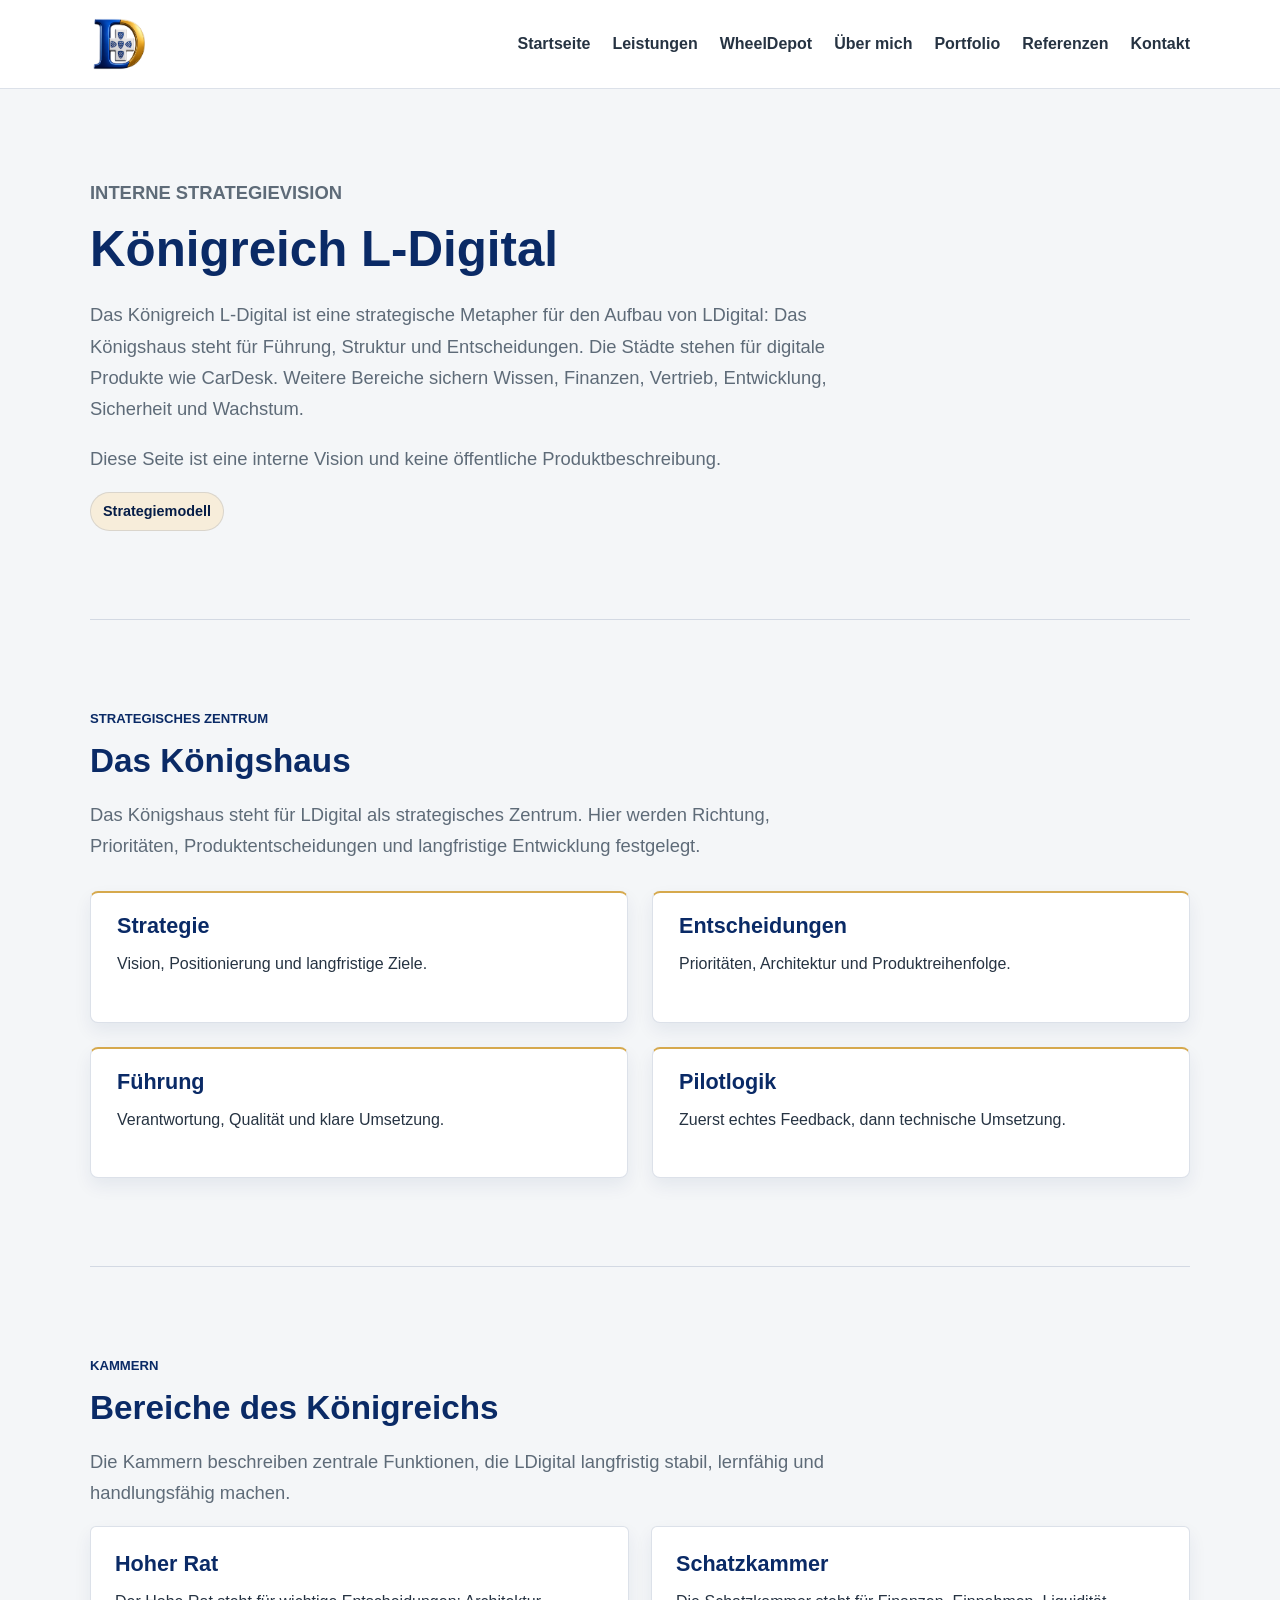
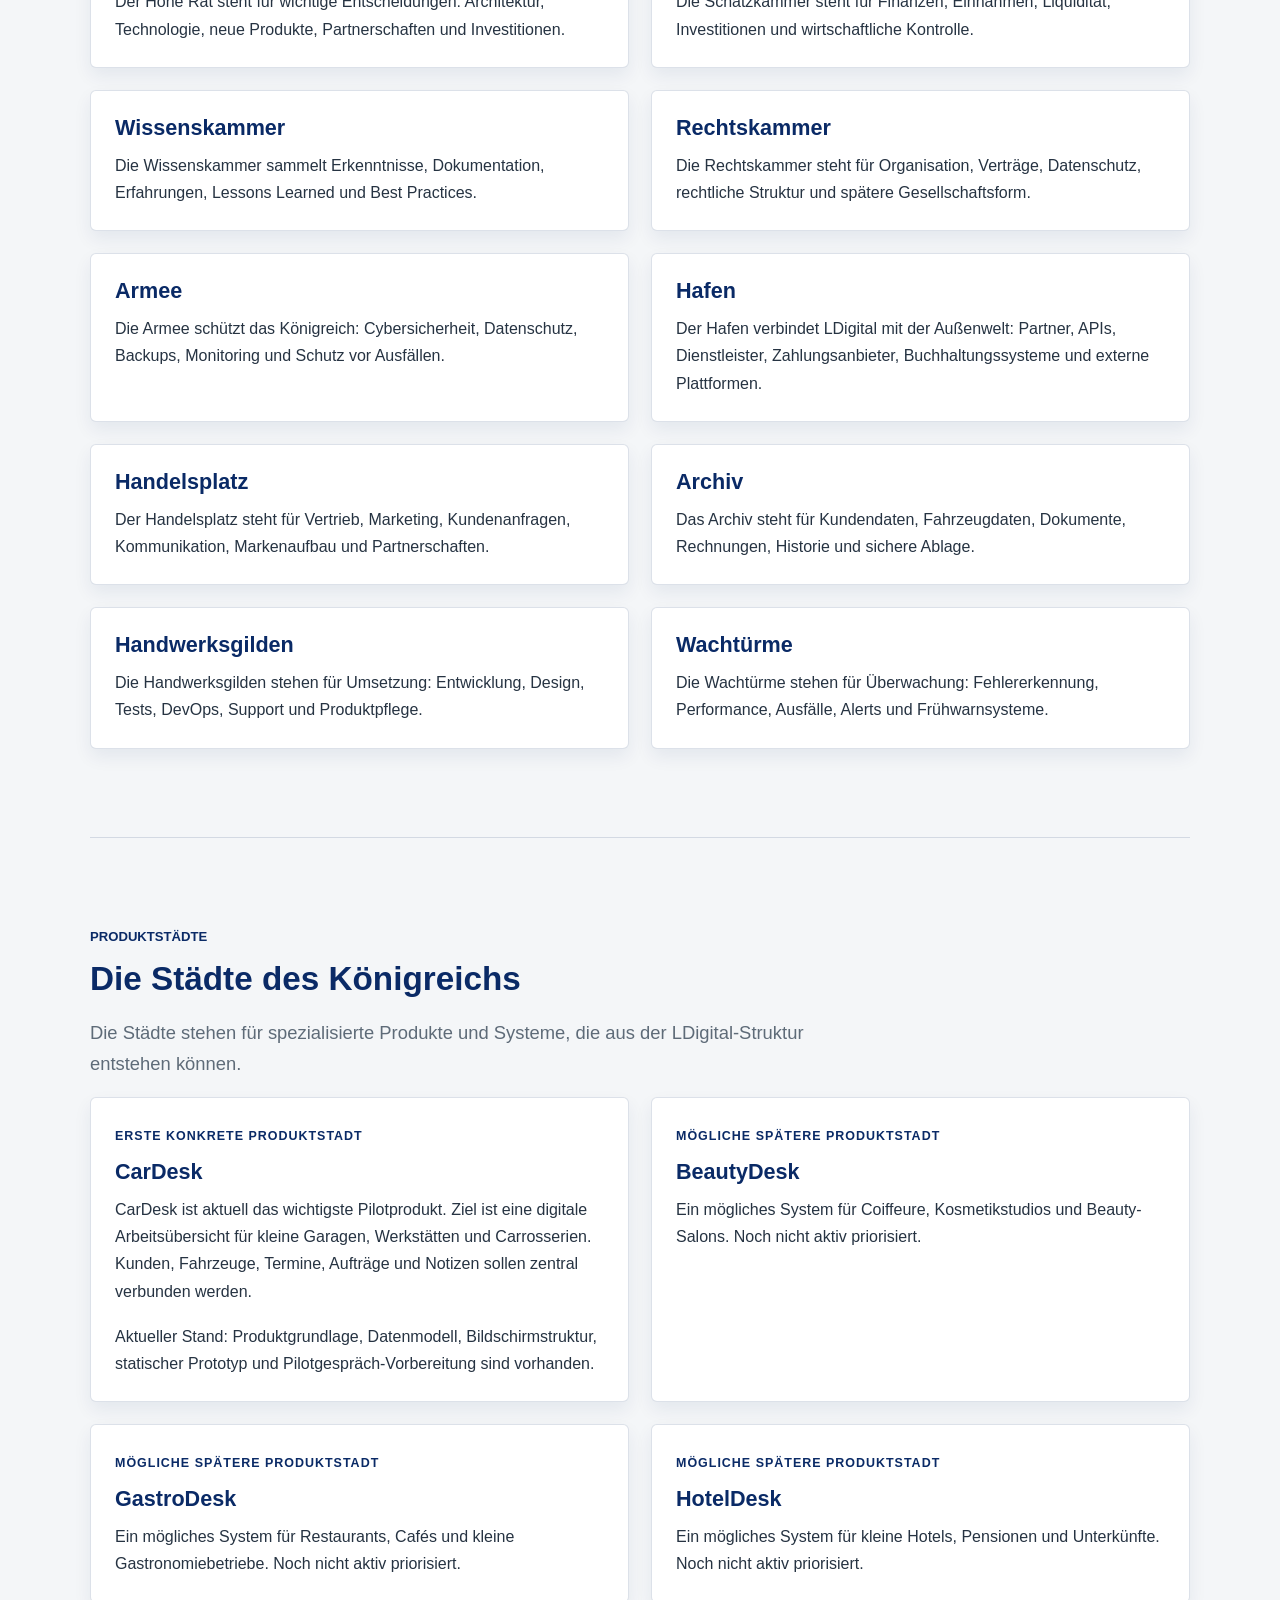
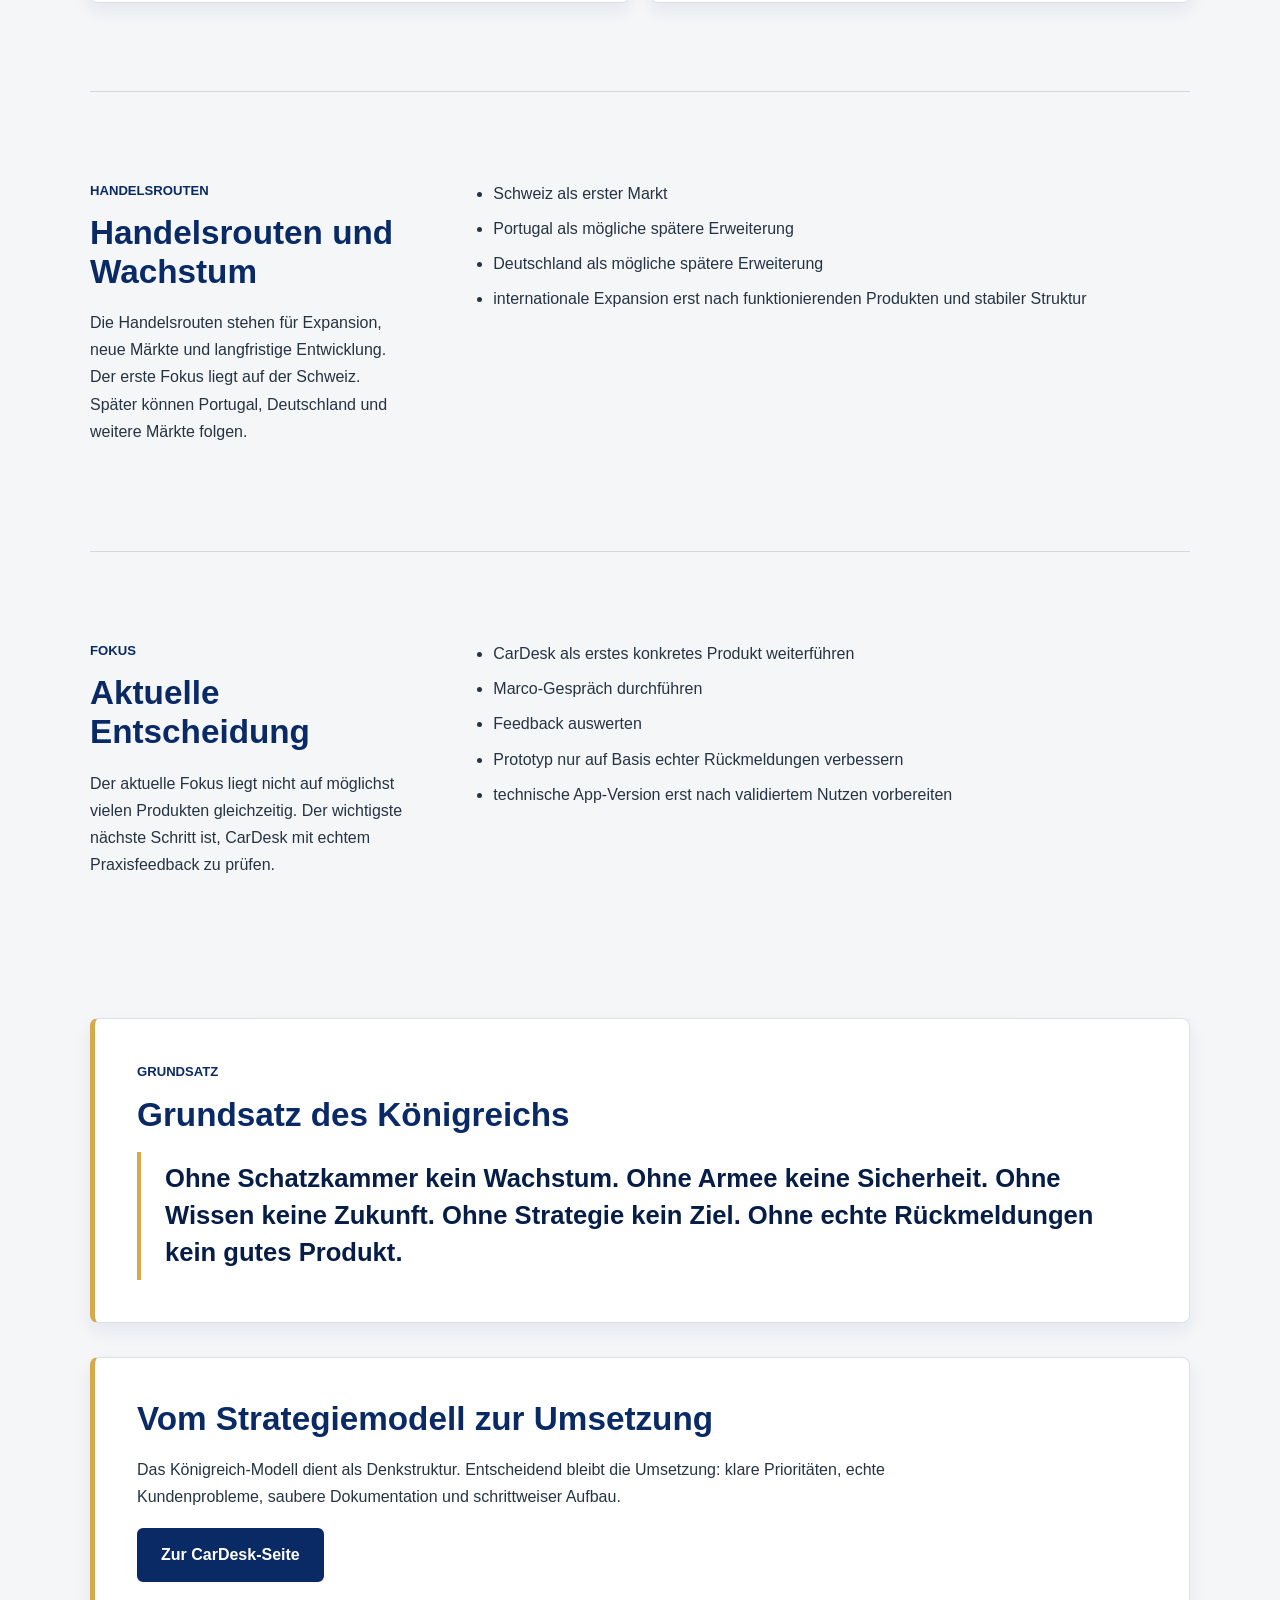
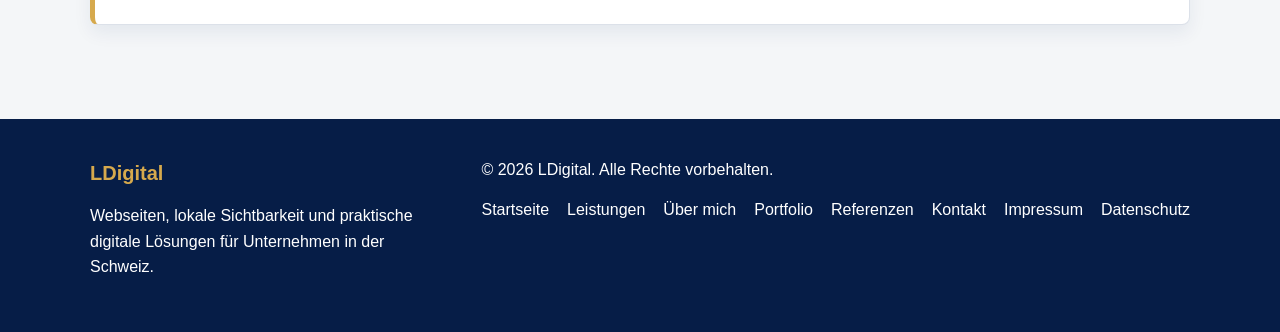
<file: vision-koenigshaus.html>
<!DOCTYPE html>
<html lang="de">

<head>
    <meta charset="UTF-8">
    <meta name="viewport" content="width=device-width, initial-scale=1.0">
    <meta name="robots" content="noindex, nofollow">
    <title>Königreich L-Digital – Strategie und Produktvision | LDigital</title>
    <meta name="description" content="Interne Strategieübersicht von LDigital: Das Königreich-Modell zeigt, wie LDigital, CarDesk und weitere digitale Lösungen strukturiert aufgebaut werden.">
    <meta property="og:type" content="website">
    <meta property="og:locale" content="de_CH">
    <meta property="og:title" content="Königreich L-Digital – Strategie und Produktvision | LDigital">
    <meta property="og:description" content="Interne Strategieübersicht von LDigital: Das Königreich-Modell zeigt, wie LDigital, CarDesk und weitere digitale Lösungen strukturiert aufgebaut werden.">
    <meta property="og:url" content="https://ldigital.ch/vision-koenigshaus.html">
    <meta property="og:image" content="https://ldigital.ch/Logo/ldigital-social-preview.png">
    <meta property="og:image:alt" content="LDigital – digitale Lösungen für Unternehmen in der Schweiz">
    <link rel="canonical" href="https://ldigital.ch/vision-koenigshaus.html">
    <link rel="icon" type="image/png" href="Logo/favicon.png">
    <link rel="stylesheet" href="css/styles.css">
    <style>
        .strategy-grid {
            display: grid;
            grid-template-columns: repeat(2, minmax(0, 1fr));
            gap: 22px;
        }

        .strategy-card {
            border: 1px solid var(--color-border);
            border-radius: var(--radius-sm);
            background: var(--color-surface);
            padding: 24px;
            box-shadow: var(--shadow-sm);
        }

        .strategy-card h3 {
            margin-top: 0;
        }

        .strategy-card p:last-child,
        .strategy-card ul:last-child {
            margin-bottom: 0;
        }

        .strategy-card-status {
            display: inline-block;
            margin-bottom: 12px;
            color: var(--color-primary);
            font-size: 0.78rem;
            font-weight: 700;
            letter-spacing: 0.08em;
            text-transform: uppercase;
        }

        .strategy-quote {
            border-left: 4px solid var(--color-gold);
            margin: 0;
            padding: 8px 0 8px 24px;
            color: var(--color-primary-dark);
            font-size: clamp(1.15rem, 2.4vw, 1.6rem);
            font-weight: 700;
            line-height: 1.45;
        }

        @media (max-width: 760px) {
            .strategy-grid {
                grid-template-columns: 1fr;
            }
        }
    </style>
</head>

<body>
    <a class="skip-link" href="#main-content">Direkt zum Inhalt</a>

    <header>
        <div class="site-container header-inner">
            <a href="index.html" class="logo-link" aria-label="LDigital Startseite">
                <img src="Logo/ldigital-logo.png" alt="LDigital" class="logo">
            </a>
            <nav class="main-nav" aria-label="Hauptnavigation">
                <a href="index.html">Startseite</a>
                <a href="leistungen.html">Leistungen</a>
                <a href="wheeldepot.html">WheelDepot</a>
                <a href="ueber-uns.html">Über mich</a>
                <a href="portfolio.html">Portfolio</a>
                <a href="projekte.html">Referenzen</a>
                <a href="kontakt.html">Kontakt</a>
            </nav>
        </div>
    </header>

    <main id="main-content" class="site-container">
        <section class="page-intro">
            <p class="eyebrow">Interne Strategievision</p>
            <h1>Königreich L-Digital</h1>
            <p>Das Königreich L-Digital ist eine strategische Metapher für den Aufbau von LDigital: Das Königshaus steht für Führung, Struktur und Entscheidungen. Die Städte stehen für digitale Produkte wie CarDesk. Weitere Bereiche sichern Wissen, Finanzen, Vertrieb, Entwicklung, Sicherheit und Wachstum.</p>
            <p>Diese Seite ist eine interne Vision und keine öffentliche Produktbeschreibung.</p>
            <span class="status-badge">Strategiemodell</span>
        </section>

        <section class="section">
            <p class="eyebrow">Strategisches Zentrum</p>
            <h2>Das Königshaus</h2>
            <p class="section-intro">Das Königshaus steht für LDigital als strategisches Zentrum. Hier werden Richtung, Prioritäten, Produktentscheidungen und langfristige Entwicklung festgelegt.</p>

            <div class="project-grid">
                <article class="content-card">
                    <h3>Strategie</h3>
                    <p>Vision, Positionierung und langfristige Ziele.</p>
                </article>
                <article class="content-card">
                    <h3>Entscheidungen</h3>
                    <p>Prioritäten, Architektur und Produktreihenfolge.</p>
                </article>
                <article class="content-card">
                    <h3>Führung</h3>
                    <p>Verantwortung, Qualität und klare Umsetzung.</p>
                </article>
                <article class="content-card">
                    <h3>Pilotlogik</h3>
                    <p>Zuerst echtes Feedback, dann technische Umsetzung.</p>
                </article>
            </div>
        </section>

        <section class="section">
            <p class="eyebrow">Kammern</p>
            <h2>Bereiche des Königreichs</h2>
            <p class="section-intro">Die Kammern beschreiben zentrale Funktionen, die LDigital langfristig stabil, lernfähig und handlungsfähig machen.</p>

            <div class="strategy-grid">
                <article class="strategy-card">
                    <h3>Hoher Rat</h3>
                    <p>Der Hohe Rat steht für wichtige Entscheidungen: Architektur, Technologie, neue Produkte, Partnerschaften und Investitionen.</p>
                </article>
                <article class="strategy-card">
                    <h3>Schatzkammer</h3>
                    <p>Die Schatzkammer steht für Finanzen, Einnahmen, Liquidität, Investitionen und wirtschaftliche Kontrolle.</p>
                </article>
                <article class="strategy-card">
                    <h3>Wissenskammer</h3>
                    <p>Die Wissenskammer sammelt Erkenntnisse, Dokumentation, Erfahrungen, Lessons Learned und Best Practices.</p>
                </article>
                <article class="strategy-card">
                    <h3>Rechtskammer</h3>
                    <p>Die Rechtskammer steht für Organisation, Verträge, Datenschutz, rechtliche Struktur und spätere Gesellschaftsform.</p>
                </article>
                <article class="strategy-card">
                    <h3>Armee</h3>
                    <p>Die Armee schützt das Königreich: Cybersicherheit, Datenschutz, Backups, Monitoring und Schutz vor Ausfällen.</p>
                </article>
                <article class="strategy-card">
                    <h3>Hafen</h3>
                    <p>Der Hafen verbindet LDigital mit der Außenwelt: Partner, APIs, Dienstleister, Zahlungsanbieter, Buchhaltungssysteme und externe Plattformen.</p>
                </article>
                <article class="strategy-card">
                    <h3>Handelsplatz</h3>
                    <p>Der Handelsplatz steht für Vertrieb, Marketing, Kundenanfragen, Kommunikation, Markenaufbau und Partnerschaften.</p>
                </article>
                <article class="strategy-card">
                    <h3>Archiv</h3>
                    <p>Das Archiv steht für Kundendaten, Fahrzeugdaten, Dokumente, Rechnungen, Historie und sichere Ablage.</p>
                </article>
                <article class="strategy-card">
                    <h3>Handwerksgilden</h3>
                    <p>Die Handwerksgilden stehen für Umsetzung: Entwicklung, Design, Tests, DevOps, Support und Produktpflege.</p>
                </article>
                <article class="strategy-card">
                    <h3>Wachtürme</h3>
                    <p>Die Wachtürme stehen für Überwachung: Fehlererkennung, Performance, Ausfälle, Alerts und Frühwarnsysteme.</p>
                </article>
            </div>
        </section>

        <section class="section">
            <p class="eyebrow">Produktstädte</p>
            <h2>Die Städte des Königreichs</h2>
            <p class="section-intro">Die Städte stehen für spezialisierte Produkte und Systeme, die aus der LDigital-Struktur entstehen können.</p>

            <div class="strategy-grid">
                <article class="strategy-card">
                    <span class="strategy-card-status">Erste konkrete Produktstadt</span>
                    <h3>CarDesk</h3>
                    <p>CarDesk ist aktuell das wichtigste Pilotprodukt. Ziel ist eine digitale Arbeitsübersicht für kleine Garagen, Werkstätten und Carrosserien. Kunden, Fahrzeuge, Termine, Aufträge und Notizen sollen zentral verbunden werden.</p>
                    <p>Aktueller Stand: Produktgrundlage, Datenmodell, Bildschirmstruktur, statischer Prototyp und Pilotgespräch-Vorbereitung sind vorhanden.</p>
                </article>
                <article class="strategy-card">
                    <span class="strategy-card-status">Mögliche spätere Produktstadt</span>
                    <h3>BeautyDesk</h3>
                    <p>Ein mögliches System für Coiffeure, Kosmetikstudios und Beauty-Salons. Noch nicht aktiv priorisiert.</p>
                </article>
                <article class="strategy-card">
                    <span class="strategy-card-status">Mögliche spätere Produktstadt</span>
                    <h3>GastroDesk</h3>
                    <p>Ein mögliches System für Restaurants, Cafés und kleine Gastronomiebetriebe. Noch nicht aktiv priorisiert.</p>
                </article>
                <article class="strategy-card">
                    <span class="strategy-card-status">Mögliche spätere Produktstadt</span>
                    <h3>HotelDesk</h3>
                    <p>Ein mögliches System für kleine Hotels, Pensionen und Unterkünfte. Noch nicht aktiv priorisiert.</p>
                </article>
            </div>
        </section>

        <section class="content-grid">
            <div>
                <p class="eyebrow">Handelsrouten</p>
                <h2>Handelsrouten und Wachstum</h2>
                <p>Die Handelsrouten stehen für Expansion, neue Märkte und langfristige Entwicklung. Der erste Fokus liegt auf der Schweiz. Später können Portugal, Deutschland und weitere Märkte folgen.</p>
            </div>
            <div>
                <ul>
                    <li>Schweiz als erster Markt</li>
                    <li>Portugal als mögliche spätere Erweiterung</li>
                    <li>Deutschland als mögliche spätere Erweiterung</li>
                    <li>internationale Expansion erst nach funktionierenden Produkten und stabiler Struktur</li>
                </ul>
            </div>
        </section>

        <section class="content-grid">
            <div>
                <p class="eyebrow">Fokus</p>
                <h2>Aktuelle Entscheidung</h2>
                <p>Der aktuelle Fokus liegt nicht auf möglichst vielen Produkten gleichzeitig. Der wichtigste nächste Schritt ist, CarDesk mit echtem Praxisfeedback zu prüfen.</p>
            </div>
            <div>
                <ul>
                    <li>CarDesk als erstes konkretes Produkt weiterführen</li>
                    <li>Marco-Gespräch durchführen</li>
                    <li>Feedback auswerten</li>
                    <li>Prototyp nur auf Basis echter Rückmeldungen verbessern</li>
                    <li>technische App-Version erst nach validiertem Nutzen vorbereiten</li>
                </ul>
            </div>
        </section>

        <section class="callout">
            <p class="eyebrow">Grundsatz</p>
            <h2>Grundsatz des Königreichs</h2>
            <blockquote class="strategy-quote">Ohne Schatzkammer kein Wachstum. Ohne Armee keine Sicherheit. Ohne Wissen keine Zukunft. Ohne Strategie kein Ziel. Ohne echte Rückmeldungen kein gutes Produkt.</blockquote>
        </section>

        <section class="cta-section">
            <h2>Vom Strategiemodell zur Umsetzung</h2>
            <p>Das Königreich-Modell dient als Denkstruktur. Entscheidend bleibt die Umsetzung: klare Prioritäten, echte Kundenprobleme, saubere Dokumentation und schrittweiser Aufbau.</p>
            <a href="cardesk.html" class="button">Zur CarDesk-Seite</a>
        </section>
    </main>

    <footer>
        <div class="site-container footer-inner">
            <div>
                <p class="footer-title">LDigital</p>
                <p>Webseiten, lokale Sichtbarkeit und praktische digitale Lösungen für Unternehmen in der Schweiz.</p>
            </div>
            <div>
                <p>&copy; 2026 LDigital. Alle Rechte vorbehalten.</p>
                <nav class="footer-nav" aria-label="Fussnavigation">
                    <a href="index.html">Startseite</a>
                    <a href="leistungen.html">Leistungen</a>
                    <a href="ueber-uns.html">Über mich</a>
                    <a href="portfolio.html">Portfolio</a>
                    <a href="projekte.html">Referenzen</a>
                    <a href="kontakt.html">Kontakt</a>
                    <a href="impressum.html">Impressum</a>
                    <a href="datenschutz.html">Datenschutz</a>
                </nav>
            </div>
        </div>
    </footer>

</body>

</html>
</file>
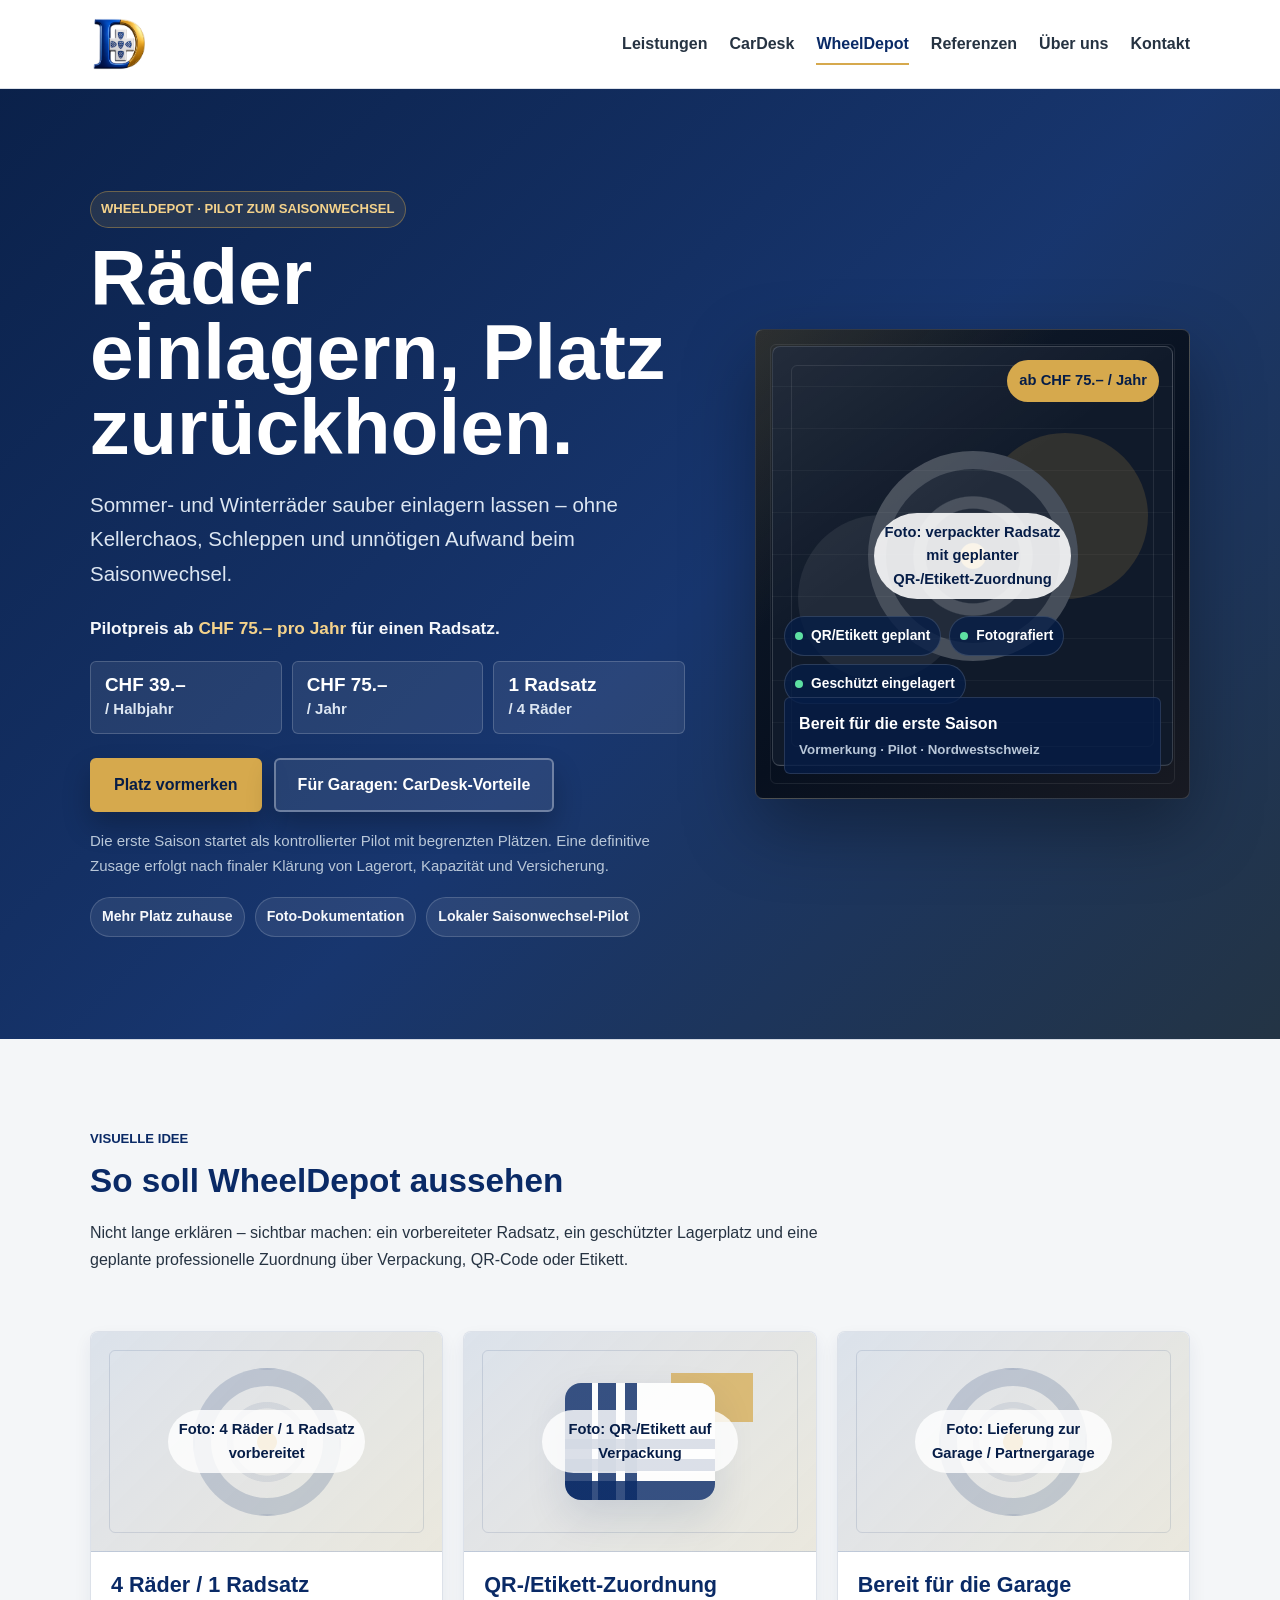
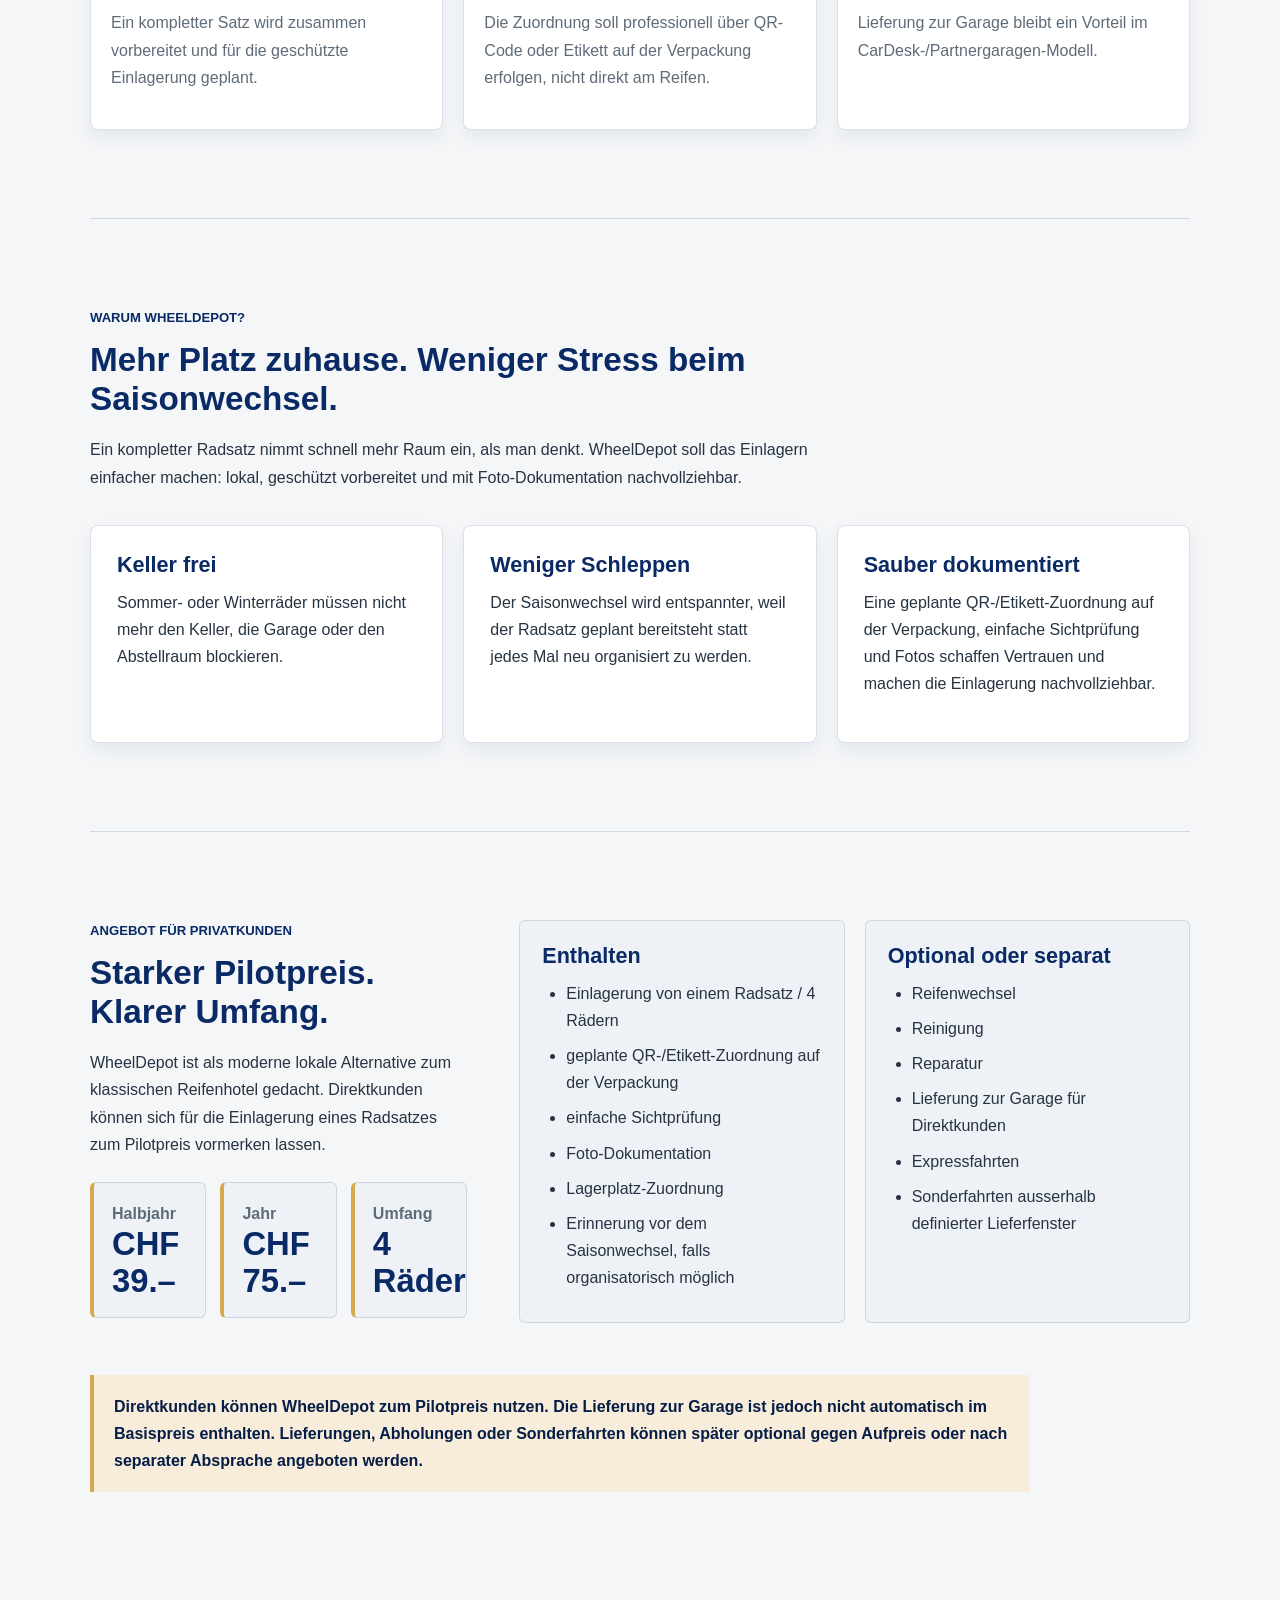
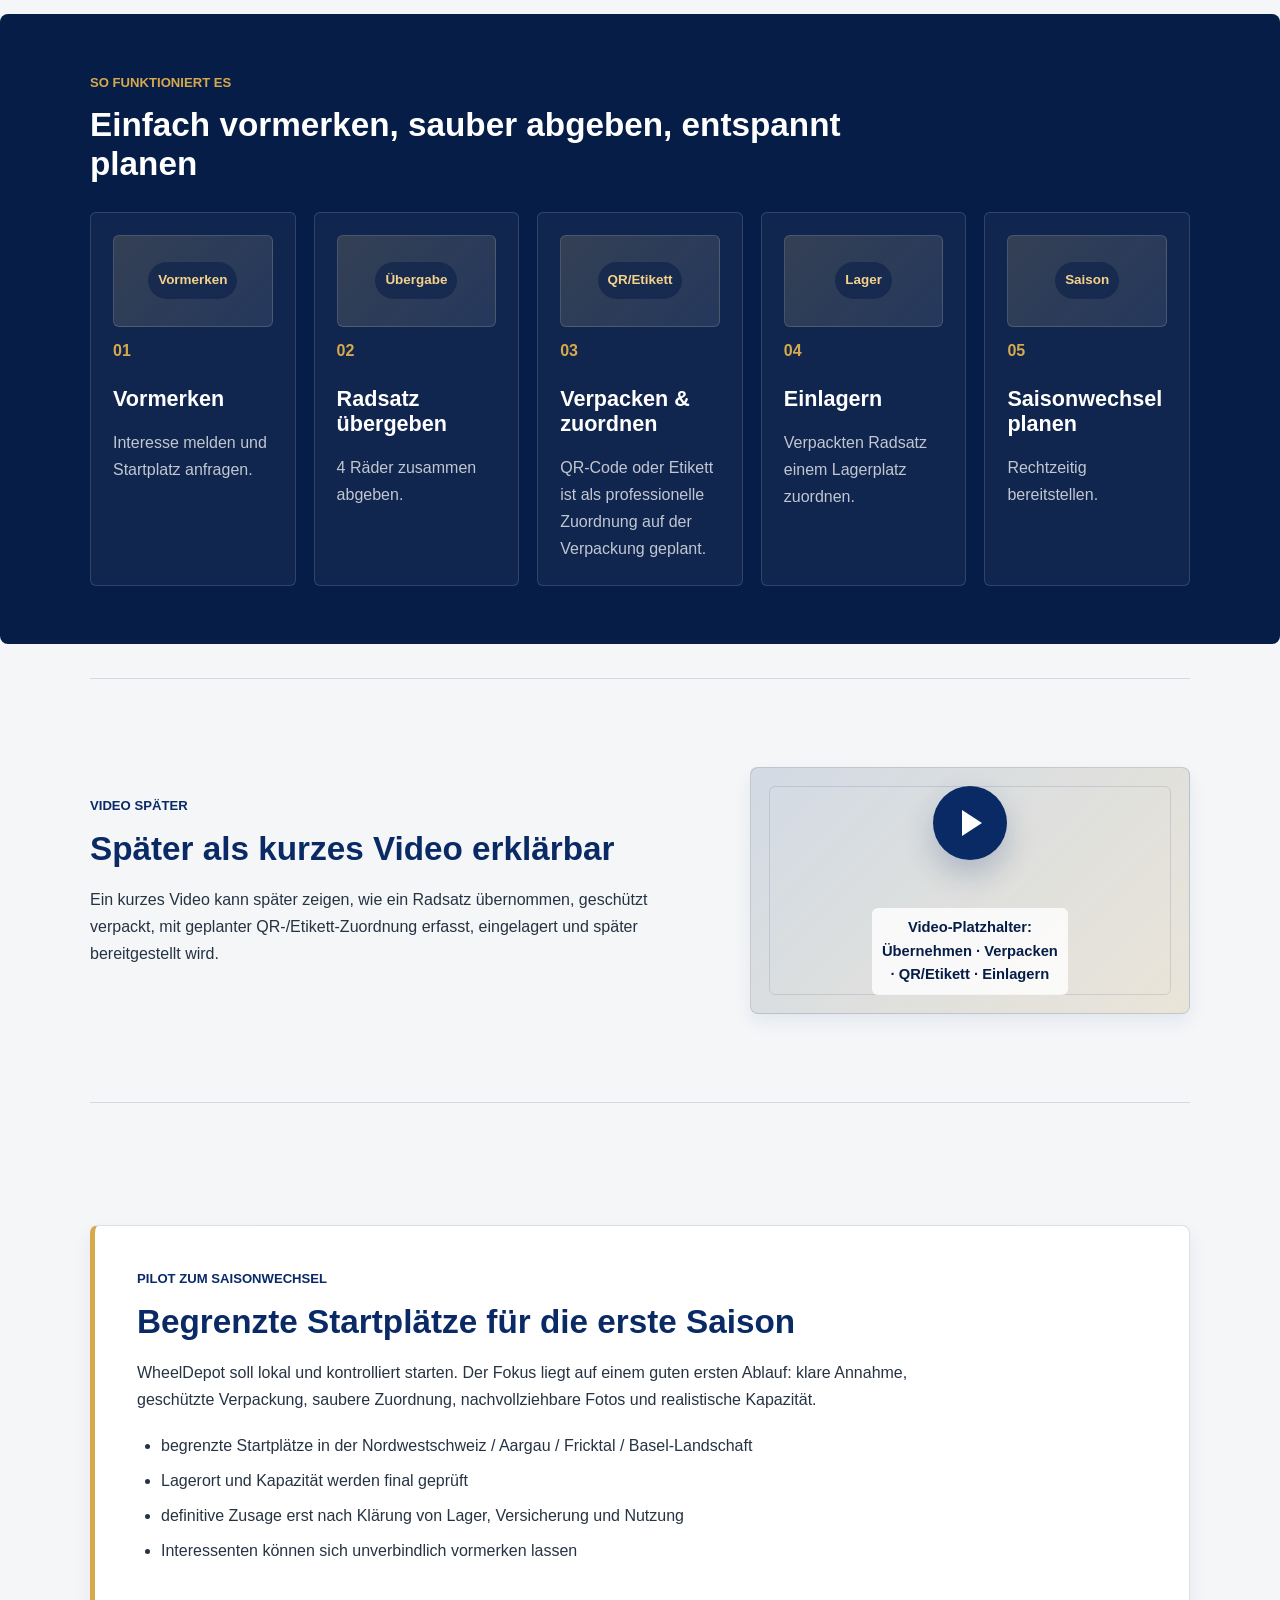
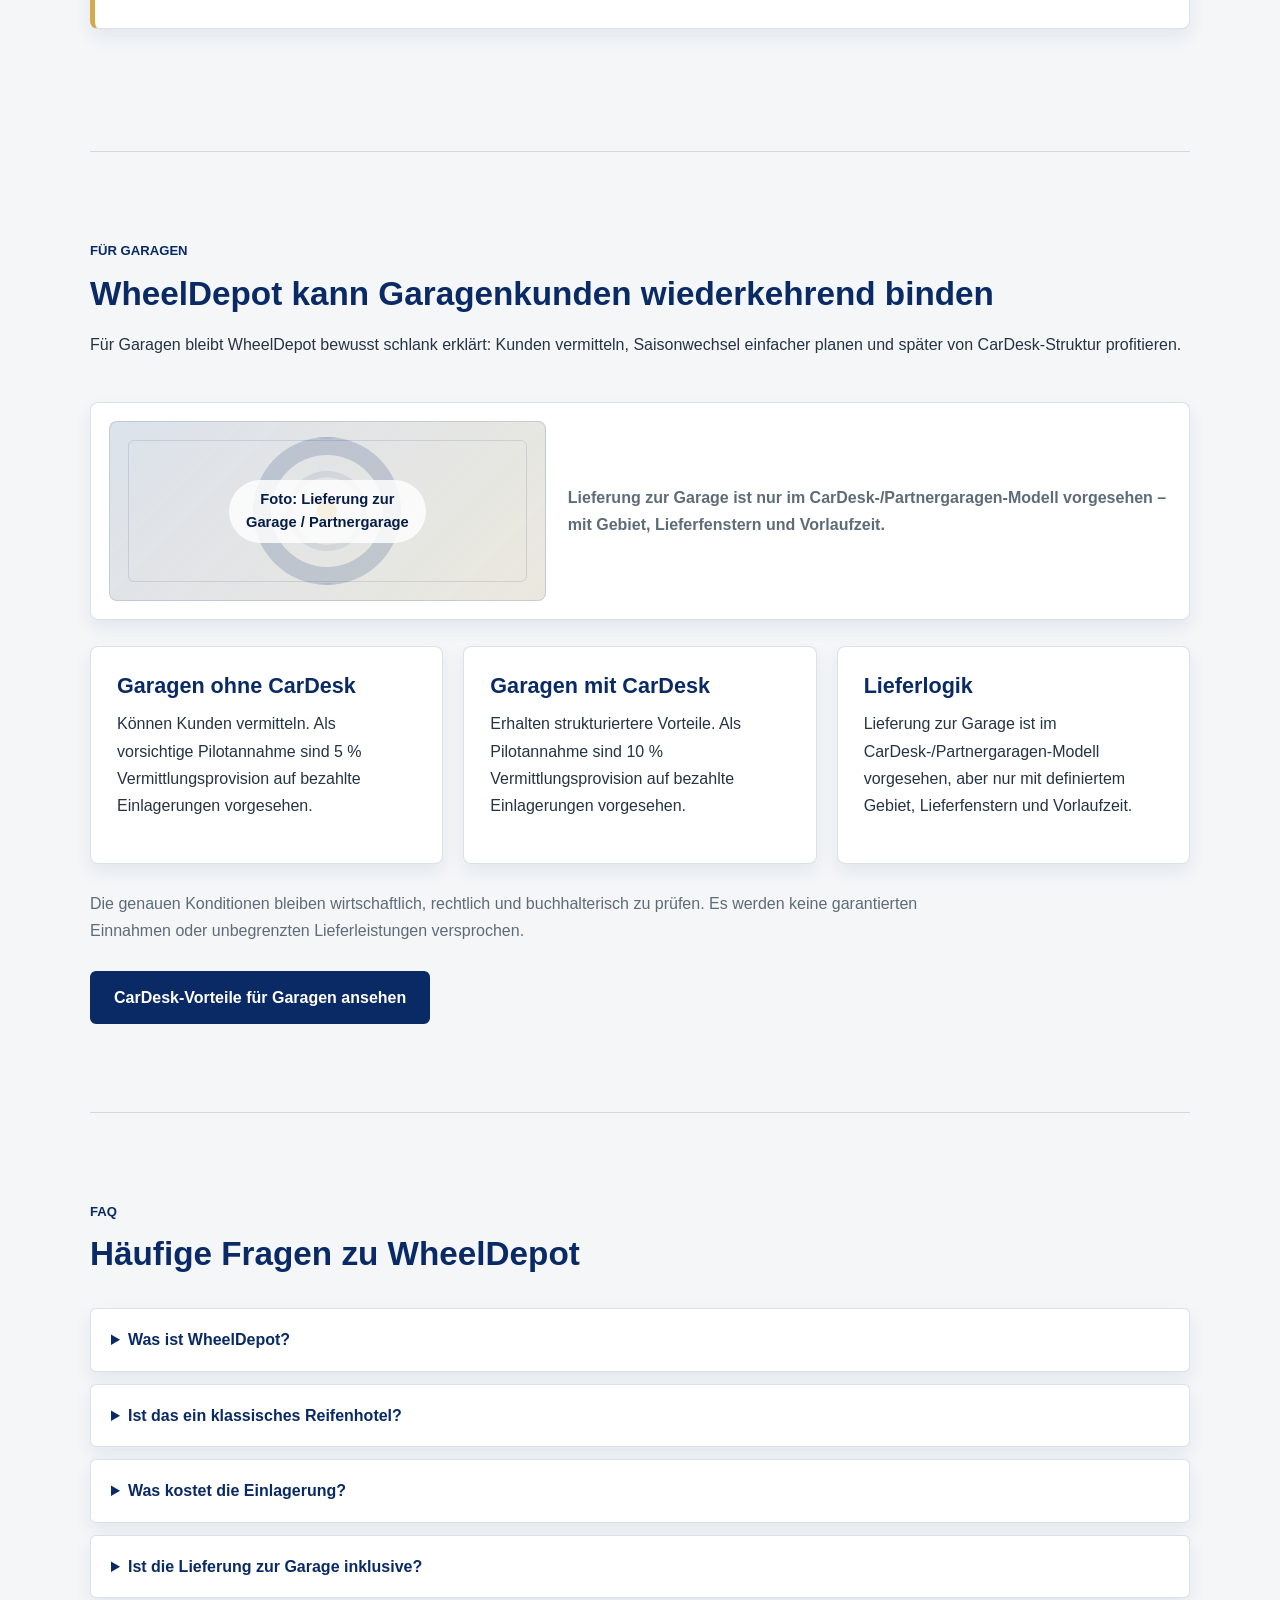
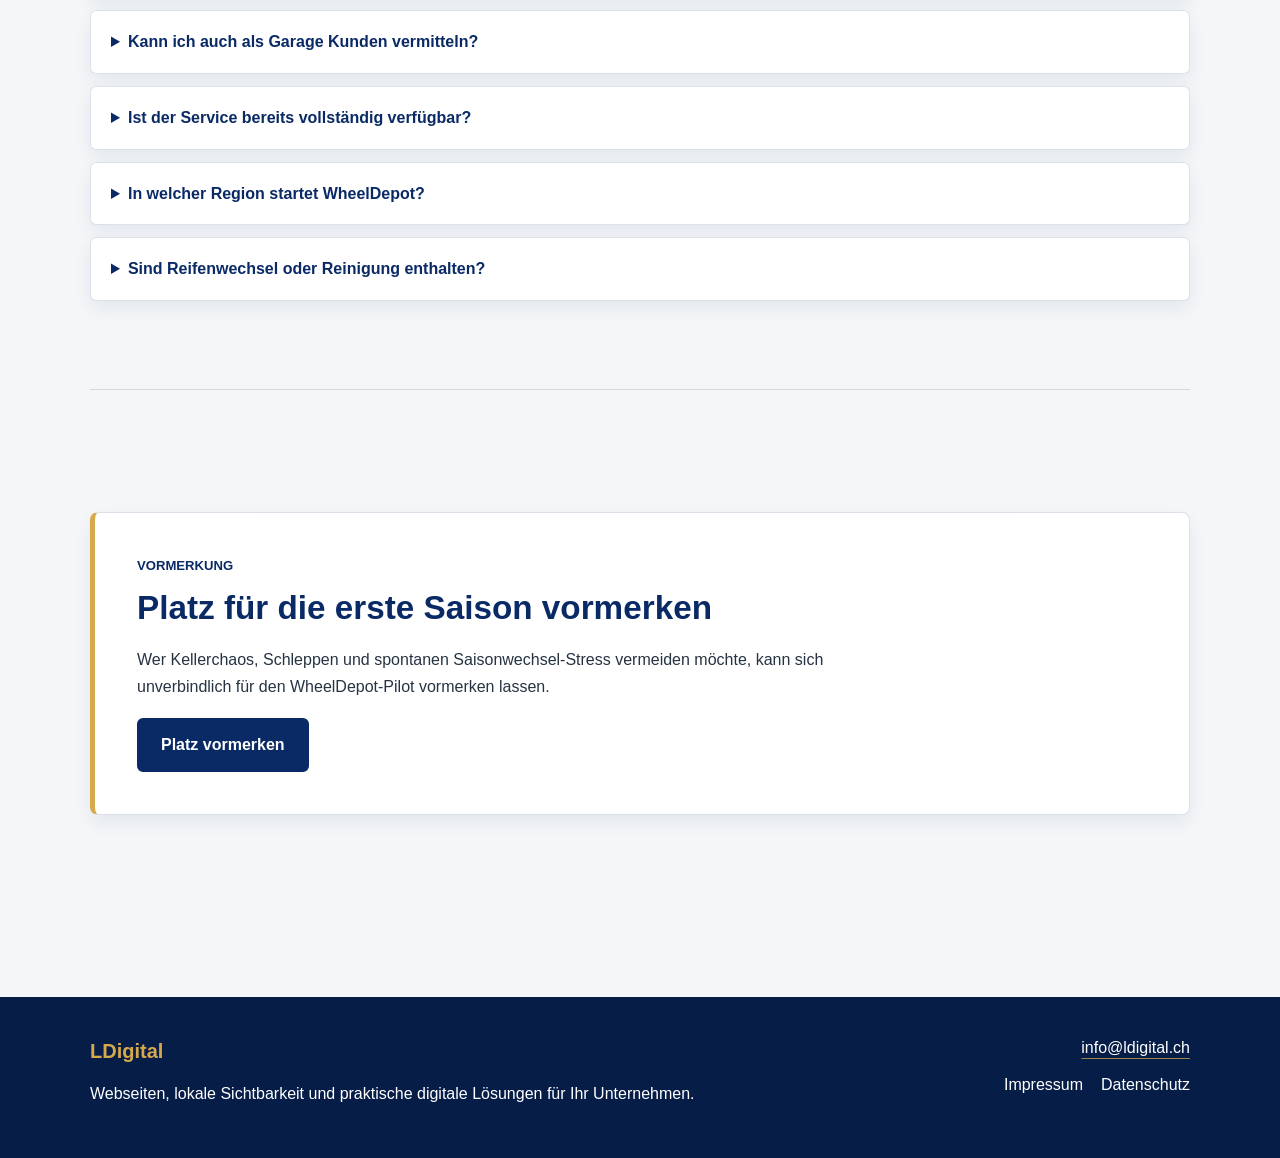
<file: wheeldepot.html>
<!DOCTYPE html>
<html lang="de">

<head>
    <meta charset="UTF-8">
    <meta name="viewport" content="width=device-width, initial-scale=1.0">
    <title>WheelDepot - Räder einlagern und Platz zurückholen | LDigital</title>
    <meta name="description" content="WheelDepot ist die geplante lokale Voranmeldung für Räderlagerung in der Nordwestschweiz: Sommer- und Winterräder sauber einlagern lassen, Platz zuhause zurückholen und den Saisonwechsel einfacher planen.">
    <meta property="og:type" content="website">
    <meta property="og:locale" content="de_CH">
    <meta property="og:title" content="WheelDepot - Räder einlagern und Platz zurückholen | LDigital">
    <meta property="og:description" content="Sommer- und Winterräder sauber einlagern lassen, Platz zuhause zurückholen und den Saisonwechsel einfacher planen.">
    <meta property="og:url" content="https://ldigital.ch/wheeldepot.html">
    <meta property="og:image" content="https://ldigital.ch/Logo/ldigital-social-preview.png">
    <meta property="og:image:alt" content="LDigital - digitale Lösungen für Unternehmen in der Schweiz">
    <link rel="canonical" href="https://ldigital.ch/wheeldepot.html">
    <link rel="icon" type="image/png" href="Logo/favicon.png">
    <link rel="stylesheet" href="css/styles.css">
</head>

<body>
    <a class="skip-link" href="#main-content">Direkt zum Inhalt</a>

    <header>
        <div class="site-container header-inner">
            <a href="index.html" class="logo-link" aria-label="LDigital Startseite">
                <img src="Logo/ldigital-logo.png" alt="LDigital" class="logo">
            </a>
            <nav class="main-nav" aria-label="Hauptnavigation">
                <a href="leistungen.html">Leistungen</a>
                <a href="cardesk.html">CarDesk</a>
                <a href="wheeldepot.html" aria-current="page">WheelDepot</a>
                <a href="projekte.html">Referenzen</a>
                <a href="ueber-uns.html">Über uns</a>
                <a href="kontakt.html">Kontakt</a>
            </nav>
        </div>
    </header>

    <main id="main-content" class="wheeldepot-page">
        <section class="wheeldepot-hero">
            <div class="site-container wheeldepot-hero__grid">
                <div class="wheeldepot-hero__copy">
                    <p class="eyebrow">WheelDepot · Pilot zum Saisonwechsel</p>
                    <h1>Räder einlagern, Platz zurückholen.</h1>
                    <p class="wheeldepot-lead">Sommer- und Winterräder sauber einlagern lassen – ohne Kellerchaos, Schleppen und unnötigen Aufwand beim Saisonwechsel.</p>
                    <p class="wheeldepot-price-line">Pilotpreis ab <strong>CHF 75.– pro Jahr</strong> für einen Radsatz.</p>
                    <div class="wheeldepot-hero__price" aria-label="WheelDepot Pilotpreise">
                        <span><strong>CHF 39.–</strong> / Halbjahr</span>
                        <span><strong>CHF 75.–</strong> / Jahr</span>
                        <span><strong>1 Radsatz</strong> / 4 Räder</span>
                    </div>
                    <div class="button-group">
                        <a href="kontakt.html#kontakt-direkt" class="button">Platz vormerken</a>
                        <a href="cardesk.html#wheeldepot-partner" class="button button-secondary">Für Garagen: CarDesk-Vorteile</a>
                    </div>
                    <p class="wheeldepot-hero__note">Die erste Saison startet als kontrollierter Pilot mit begrenzten Plätzen. Eine definitive Zusage erfolgt nach finaler Klärung von Lagerort, Kapazität und Versicherung.</p>
                    <ul class="wheeldepot-tags" aria-label="Region und Suchbegriffe">
                        <li>Mehr Platz zuhause</li>
                        <li>Foto-Dokumentation</li>
                        <li>Lokaler Saisonwechsel-Pilot</li>
                    </ul>
                </div>
                <div class="wheeldepot-visual wheeldepot-hero-media" aria-label="Medienplatzhalter für verpackte und sauber zugeordnete Räder">
                    <div class="wheeldepot-media-frame wheeldepot-media-frame--hero" aria-label="Foto-Platzhalter: verpackter Radsatz mit geplanter QR- oder Etikett-Zuordnung">
                        <span>Foto: verpackter Radsatz mit geplanter QR-/Etikett-Zuordnung</span>
                    </div>
                    <div class="wheeldepot-hero-media__badge">ab CHF 75.– / Jahr</div>
                    <div class="wheeldepot-hero-media__chips" aria-label="WheelDepot Status">
                        <span>QR/Etikett geplant</span>
                        <span>Fotografiert</span>
                        <span>Geschützt eingelagert</span>
                    </div>
                    <div class="wheeldepot-hero-media__caption">
                        <strong>Bereit für die erste Saison</strong>
                        <small>Vormerkung · Pilot · Nordwestschweiz</small>
                    </div>
                </div>
            </div>
        </section>

        <section class="site-container wheeldepot-media-section">
            <div class="section-heading">
                <p class="eyebrow">Visuelle Idee</p>
                <h2>So soll WheelDepot aussehen</h2>
                <p>Nicht lange erklären – sichtbar machen: ein vorbereiteter Radsatz, ein geschützter Lagerplatz und eine geplante professionelle Zuordnung über Verpackung, QR-Code oder Etikett.</p>
            </div>
            <div class="wheeldepot-media-grid">
                <article class="wheeldepot-media-card">
                    <div class="wheeldepot-media-frame wheeldepot-media-frame--wheels" aria-label="Foto-Platzhalter: 4 Räder / 1 Radsatz sauber vorbereitet">
                        <span>Foto: 4 Räder / 1 Radsatz vorbereitet</span>
                    </div>
                    <h3>4 Räder / 1 Radsatz</h3>
                    <p>Ein kompletter Satz wird zusammen vorbereitet und für die geschützte Einlagerung geplant.</p>
                </article>
                <article class="wheeldepot-media-card">
                    <div class="wheeldepot-media-frame wheeldepot-media-frame--label" aria-label="Foto-Platzhalter: QR-Code- oder Etikett auf der Verpackung">
                        <span>Foto: QR-/Etikett auf Verpackung</span>
                    </div>
                    <h3>QR-/Etikett-Zuordnung</h3>
                    <p>Die Zuordnung soll professionell über QR-Code oder Etikett auf der Verpackung erfolgen, nicht direkt am Reifen.</p>
                </article>
                <article class="wheeldepot-media-card">
                    <div class="wheeldepot-media-frame wheeldepot-media-frame--garage" aria-label="Foto-Platzhalter: Lieferung zur Garage im CarDesk- oder Partnergaragen-Modell">
                        <span>Foto: Lieferung zur Garage / Partnergarage</span>
                    </div>
                    <h3>Bereit für die Garage</h3>
                    <p>Lieferung zur Garage bleibt ein Vorteil im CarDesk-/Partnergaragen-Modell.</p>
                </article>
            </div>
        </section>

        <section class="site-container">
            <div class="section-heading">
                <p class="eyebrow">Warum WheelDepot?</p>
                <h2>Mehr Platz zuhause. Weniger Stress beim Saisonwechsel.</h2>
                <p>Ein kompletter Radsatz nimmt schnell mehr Raum ein, als man denkt. WheelDepot soll das Einlagern einfacher machen: lokal, geschützt vorbereitet und mit Foto-Dokumentation nachvollziehbar.</p>
            </div>
            <div class="wheeldepot-card-grid">
                <article class="content-card">
                    <h3>Keller frei</h3>
                    <p>Sommer- oder Winterräder müssen nicht mehr den Keller, die Garage oder den Abstellraum blockieren.</p>
                </article>
                <article class="content-card">
                    <h3>Weniger Schleppen</h3>
                    <p>Der Saisonwechsel wird entspannter, weil der Radsatz geplant bereitsteht statt jedes Mal neu organisiert zu werden.</p>
                </article>
                <article class="content-card">
                    <h3>Sauber dokumentiert</h3>
                    <p>Eine geplante QR-/Etikett-Zuordnung auf der Verpackung, einfache Sichtprüfung und Fotos schaffen Vertrauen und machen die Einlagerung nachvollziehbar.</p>
                </article>
            </div>
        </section>

        <section class="site-container">
            <div class="wheeldepot-offer">
                <div>
                    <p class="eyebrow">Angebot für Privatkunden</p>
                    <h2>Starker Pilotpreis. Klarer Umfang.</h2>
                    <p>WheelDepot ist als moderne lokale Alternative zum klassischen Reifenhotel gedacht. Direktkunden können sich für die Einlagerung eines Radsatzes zum Pilotpreis vormerken lassen.</p>
                    <div class="wheeldepot-price-grid">
                        <article>
                            <span>Halbjahr</span>
                            <strong>CHF 39.–</strong>
                        </article>
                        <article>
                            <span>Jahr</span>
                            <strong>CHF 75.–</strong>
                        </article>
                        <article>
                            <span>Umfang</span>
                            <strong>4 Räder</strong>
                        </article>
                    </div>
                </div>
                <div class="wheeldepot-offer__lists">
                    <article>
                        <h3>Enthalten</h3>
                        <ul>
                            <li>Einlagerung von einem Radsatz / 4 Rädern</li>
                            <li>geplante QR-/Etikett-Zuordnung auf der Verpackung</li>
                            <li>einfache Sichtprüfung</li>
                            <li>Foto-Dokumentation</li>
                            <li>Lagerplatz-Zuordnung</li>
                            <li>Erinnerung vor dem Saisonwechsel, falls organisatorisch möglich</li>
                        </ul>
                    </article>
                    <article>
                        <h3>Optional oder separat</h3>
                        <ul>
                            <li>Reifenwechsel</li>
                            <li>Reinigung</li>
                            <li>Reparatur</li>
                            <li>Lieferung zur Garage für Direktkunden</li>
                            <li>Expressfahrten</li>
                            <li>Sonderfahrten ausserhalb definierter Lieferfenster</li>
                        </ul>
                    </article>
                </div>
                <p class="wheeldepot-note">Direktkunden können WheelDepot zum Pilotpreis nutzen. Die Lieferung zur Garage ist jedoch nicht automatisch im Basispreis enthalten. Lieferungen, Abholungen oder Sonderfahrten können später optional gegen Aufpreis oder nach separater Absprache angeboten werden.</p>
            </div>
        </section>

        <section class="process-section process-section--compact">
            <div class="site-container">
                <div class="section-heading">
                    <p class="eyebrow">So funktioniert es</p>
                    <h2>Einfach vormerken, sauber abgeben, entspannt planen</h2>
                </div>
                <ol class="process-steps wheeldepot-steps">
                    <li>
                        <div class="wheeldepot-step-media" aria-hidden="true"><span>Vormerken</span></div>
                        <span>01</span>
                        <h3>Vormerken</h3>
                        <p>Interesse melden und Startplatz anfragen.</p>
                    </li>
                    <li>
                        <div class="wheeldepot-step-media" aria-hidden="true"><span>Übergabe</span></div>
                        <span>02</span>
                        <h3>Radsatz übergeben</h3>
                        <p>4 Räder zusammen abgeben.</p>
                    </li>
                    <li>
                        <div class="wheeldepot-step-media" aria-hidden="true"><span>QR/Etikett</span></div>
                        <span>03</span>
                        <h3>Verpacken & zuordnen</h3>
                        <p>QR-Code oder Etikett ist als professionelle Zuordnung auf der Verpackung geplant.</p>
                    </li>
                    <li>
                        <div class="wheeldepot-step-media" aria-hidden="true"><span>Lager</span></div>
                        <span>04</span>
                        <h3>Einlagern</h3>
                        <p>Verpackten Radsatz einem Lagerplatz zuordnen.</p>
                    </li>
                    <li>
                        <div class="wheeldepot-step-media" aria-hidden="true"><span>Saison</span></div>
                        <span>05</span>
                        <h3>Saisonwechsel planen</h3>
                        <p>Rechtzeitig bereitstellen.</p>
                    </li>
                </ol>
            </div>
        </section>

        <section class="site-container wheeldepot-video-block">
            <div class="wheeldepot-video-block__copy">
                <p class="eyebrow">Video später</p>
                <h2>Später als kurzes Video erklärbar</h2>
                <p>Ein kurzes Video kann später zeigen, wie ein Radsatz übernommen, geschützt verpackt, mit geplanter QR-/Etikett-Zuordnung erfasst, eingelagert und später bereitgestellt wird.</p>
            </div>
            <div class="wheeldepot-video-placeholder" aria-label="Video-Platzhalter ohne eingebundenes Video">
                <span class="wheeldepot-video-placeholder__play" aria-hidden="true"></span>
                <strong>Video-Platzhalter: Übernehmen · Verpacken · QR/Etikett · Einlagern</strong>
            </div>
        </section>

        <section class="site-container">
            <div class="callout">
                <p class="eyebrow">Pilot zum Saisonwechsel</p>
                <h2>Begrenzte Startplätze für die erste Saison</h2>
                <p>WheelDepot soll lokal und kontrolliert starten. Der Fokus liegt auf einem guten ersten Ablauf: klare Annahme, geschützte Verpackung, saubere Zuordnung, nachvollziehbare Fotos und realistische Kapazität.</p>
                <ul>
                    <li>begrenzte Startplätze in der Nordwestschweiz / Aargau / Fricktal / Basel-Landschaft</li>
                    <li>Lagerort und Kapazität werden final geprüft</li>
                    <li>definitive Zusage erst nach Klärung von Lager, Versicherung und Nutzung</li>
                    <li>Interessenten können sich unverbindlich vormerken lassen</li>
                </ul>
            </div>
        </section>

        <section class="site-container">
            <div class="wheeldepot-garage">
                <div>
                    <p class="eyebrow">Für Garagen</p>
                    <h2>WheelDepot kann Garagenkunden wiederkehrend binden</h2>
                    <p>Für Garagen bleibt WheelDepot bewusst schlank erklärt: Kunden vermitteln, Saisonwechsel einfacher planen und später von CarDesk-Struktur profitieren.</p>
                </div>
                <div class="wheeldepot-garage-visual">
                    <div class="wheeldepot-media-frame wheeldepot-media-frame--delivery" aria-label="Foto-Platzhalter: Lieferung zur Garage / Partnergarage">
                        <span>Foto: Lieferung zur Garage / Partnergarage</span>
                    </div>
                    <p>Lieferung zur Garage ist nur im CarDesk-/Partnergaragen-Modell vorgesehen – mit Gebiet, Lieferfenstern und Vorlaufzeit.</p>
                </div>
                <div class="wheeldepot-card-grid">
                    <article class="content-card">
                        <h3>Garagen ohne CarDesk</h3>
                        <p>Können Kunden vermitteln. Als vorsichtige Pilotannahme sind 5 % Vermittlungsprovision auf bezahlte Einlagerungen vorgesehen.</p>
                    </article>
                    <article class="content-card">
                        <h3>Garagen mit CarDesk</h3>
                        <p>Erhalten strukturiertere Vorteile. Als Pilotannahme sind 10 % Vermittlungsprovision auf bezahlte Einlagerungen vorgesehen.</p>
                    </article>
                    <article class="content-card">
                        <h3>Lieferlogik</h3>
                        <p>Lieferung zur Garage ist im CarDesk-/Partnergaragen-Modell vorgesehen, aber nur mit definiertem Gebiet, Lieferfenstern und Vorlaufzeit.</p>
                    </article>
                </div>
                <p>Die genauen Konditionen bleiben wirtschaftlich, rechtlich und buchhalterisch zu prüfen. Es werden keine garantierten Einnahmen oder unbegrenzten Lieferleistungen versprochen.</p>
                <a href="cardesk.html#wheeldepot-partner" class="button">CarDesk-Vorteile für Garagen ansehen</a>
            </div>
        </section>

        <section class="site-container">
            <div class="section-heading">
                <p class="eyebrow">FAQ</p>
                <h2>Häufige Fragen zu WheelDepot</h2>
            </div>
            <div class="wheeldepot-faq">
                <details>
                    <summary>Was ist WheelDepot?</summary>
                    <p>WheelDepot ist ein geplantes Räderlager für Privatkunden, die Sommer- oder Winterräder nicht zuhause lagern möchten.</p>
                </details>
                <details>
                    <summary>Ist das ein klassisches Reifenhotel?</summary>
                    <p>WheelDepot kann als modernes Reifenhotel verstanden werden, ist aber bewusst als lokaler Pilot mit strukturierter Dokumentation und späterer CarDesk-Anbindung geplant.</p>
                </details>
                <details>
                    <summary>Was kostet die Einlagerung?</summary>
                    <p>Der Pilotpreis beträgt CHF 39.– pro Halbjahr oder CHF 75.– pro Jahr für einen Radsatz mit 4 Rädern.</p>
                </details>
                <details>
                    <summary>Ist die Lieferung zur Garage inklusive?</summary>
                    <p>Die Lieferung zur Garage ist nicht automatisch für alle Privatkunden inklusive. Sie ist als Vorteil im CarDesk-/Partnergaragen-Modell vorgesehen und abhängig von Liefergebiet, Lieferfenstern und Vorlaufzeit.</p>
                </details>
                <details>
                    <summary>Kann ich auch als Garage Kunden vermitteln?</summary>
                    <p>Ja, im Pilot ist ein vorsichtiges Vermittlungsmodell vorgesehen: 5 % für Garagen ohne CarDesk-Zugang und 10 % für Garagen mit CarDesk-Zugang, jeweils nur als Pilotannahme auf bezahlte Einlagerungen.</p>
                </details>
                <details>
                    <summary>Ist der Service bereits vollständig verfügbar?</summary>
                    <p>Nein. WheelDepot ist ein Pilot in Vorbereitung. Eine definitive Zusage erfolgt erst, wenn Lagerort, Kapazität, Versicherung und organisatorische Bedingungen geklärt sind.</p>
                </details>
                <details>
                    <summary>In welcher Region startet WheelDepot?</summary>
                    <p>Geplant ist der Start in der Nordwestschweiz mit Fokus auf Aargau, Fricktal, Basel-Landschaft und je nach Lagerlogik auch Basel.</p>
                </details>
                <details>
                    <summary>Sind Reifenwechsel oder Reinigung enthalten?</summary>
                    <p>Nein. Reifenwechsel, Reinigung, Reparaturen, Expressfahrten und Sonderfahrten ausserhalb definierter Lieferfenster sind nicht pauschal enthalten.</p>
                </details>
            </div>
        </section>

        <section class="site-container">
            <div class="cta-section">
                <p class="eyebrow">Vormerkung</p>
                <h2>Platz für die erste Saison vormerken</h2>
                <p>Wer Kellerchaos, Schleppen und spontanen Saisonwechsel-Stress vermeiden möchte, kann sich unverbindlich für den WheelDepot-Pilot vormerken lassen.</p>
                <a href="kontakt.html#kontakt-direkt" class="button">Platz vormerken</a>
            </div>
        </section>
    </main>

    <footer>
        <div class="site-container footer-inner">
            <div>
                <p class="footer-title">LDigital</p>
                <p>Webseiten, lokale Sichtbarkeit und praktische digitale Lösungen für Ihr Unternehmen.</p>
            </div>
            <div class="footer-meta">
                <p><a href="mailto:info@ldigital.ch">info@ldigital.ch</a></p>
                <nav class="footer-nav" aria-label="Rechtliches">
                    <a href="impressum.html">Impressum</a>
                    <a href="datenschutz.html">Datenschutz</a>
                </nav>
            </div>
        </div>
    </footer>

</body>

</html>
</file>
<file: css/styles.css>
:root {
    --color-primary: #0a2a66;
    --color-primary-dark: #061d47;
    --color-gold: #d6a94d;
    --color-gold-light: #f7edda;
    --color-background: #f4f6f8;
    --color-surface: #ffffff;
    --color-surface-muted: #eef2f6;
    --color-text: #263342;
    --color-muted: #5e6b78;
    --color-border: rgba(10, 42, 102, 0.14);
    --shadow-sm: 0 8px 18px rgba(10, 42, 102, 0.07);
    --shadow-md: 0 14px 26px rgba(10, 42, 102, 0.11);
    --radius-sm: 6px;
    --radius-md: 8px;
    --container-width: 1100px;
    --section-space: clamp(3rem, 7vw, 5.5rem);
}

*,
*::before,
*::after {
    box-sizing: border-box;
}

html {
    scroll-behavior: smooth;
}

body {
    margin: 0;
    background-color: var(--color-background);
    color: var(--color-text);
    font-family: "Segoe UI", Arial, sans-serif;
    font-size: 1rem;
    line-height: 1.6;
}

img {
    max-width: 100%;
}

a {
    color: var(--color-primary);
}

a:hover {
    color: var(--color-primary-dark);
}

a:focus-visible,
button:focus-visible,
summary:focus-visible {
    outline: 3px solid var(--color-gold);
    outline-offset: 4px;
}

.site-container {
    width: min(100% - 40px, var(--container-width));
    margin-inline: auto;
}

.skip-link {
    position: fixed;
    z-index: 100;
    top: 12px;
    left: 12px;
    padding: 10px 16px;
    background: var(--color-gold);
    color: var(--color-primary-dark);
    font-weight: 700;
    text-decoration: none;
    transform: translateY(-160%);
}

.skip-link:focus {
    transform: translateY(0);
}

header {
    border-bottom: 1px solid var(--color-border);
    background-color: rgba(255, 255, 255, 0.98);
    color: var(--color-text);
}

.header-inner {
    display: flex;
    align-items: center;
    justify-content: space-between;
    gap: 28px;
    min-height: 88px;
    padding-block: 14px;
}

.logo-link {
    display: inline-block;
    flex: 0 0 auto;
    text-decoration: none;
}

.logo {
    display: block;
    width: auto;
    height: 58px;
}

.main-nav,
.footer-nav {
    display: flex;
    flex-wrap: wrap;
    gap: 12px 22px;
}

.main-nav a {
    position: relative;
    color: var(--color-text);
    font-weight: 700;
    text-decoration: none;
    text-underline-offset: 5px;
}

.main-nav a:hover,
.main-nav a:focus-visible,
.main-nav a[aria-current="page"] {
    color: var(--color-primary);
}

.main-nav a[aria-current="page"]::after {
    position: absolute;
    right: 0;
    bottom: -8px;
    left: 0;
    height: 2px;
    background: var(--color-gold);
    content: "";
}

.footer-nav a {
    color: white;
    text-decoration: none;
    text-underline-offset: 5px;
}

.footer-nav a:hover,
.footer-nav a:focus-visible,
.footer-nav a[aria-current="page"] {
    color: var(--color-gold);
}

.footer-nav a[aria-current="page"] {
    text-decoration: underline;
    text-decoration-thickness: 2px;
}

main {
    padding-block: 0 60px;
}

section {
    padding-block: var(--section-space);
}

section + section {
    border-top: 1px solid var(--color-border);
}

h1,
h2,
h3 {
    color: var(--color-primary);
    line-height: 1.16;
}

h1 {
    max-width: 900px;
    margin: 0 0 22px;
    font-size: 3.08rem;
    letter-spacing: 0;
}

h2 {
    margin: 0 0 18px;
    font-size: 2.08rem;
    letter-spacing: 0;
}

h3 {
    margin: 0 0 12px;
    font-size: 1.35rem;
}

p,
ul {
    margin-top: 0;
}

main p,
main li {
    line-height: 1.7;
}

main p {
    margin-bottom: 18px;
}

main ul {
    margin-bottom: 22px;
    padding-left: 24px;
}

main li {
    margin-bottom: 8px;
}

.eyebrow {
    margin-bottom: 12px;
    color: var(--color-primary);
    font-size: 0.82rem;
    font-weight: 800;
    letter-spacing: 0;
    text-transform: uppercase;
}

.section-intro,
.page-intro p,
.hero-copy > p:not(.eyebrow) {
    max-width: 760px;
    color: var(--color-muted);
    font-size: 1.15rem;
}

.hero {
    min-height: 680px;
    display: grid;
    justify-content: center;
    padding-block: 70px;
}

.hero-layout,
.page-intro--split,
.callout--split,
.cta-section--split {
    display: grid;
    grid-template-columns: minmax(0, 1.06fr) minmax(300px, 0.94fr);
    gap: clamp(28px, 6vw, 64px);
    align-items: center;
}

.hero-copy {
    max-width: 720px;
}

.hero-mockup {
    position: relative;
    display: grid;
    grid-template-columns: minmax(0, 1.12fr) minmax(170px, 0.88fr);
    gap: 16px;
    align-items: stretch;
    min-height: 438px;
    overflow: hidden;
    padding: 22px;
    border: 1px solid rgba(10, 42, 102, 0.16);
    border-radius: var(--radius-md);
    background:
        radial-gradient(circle at 12% 10%, rgba(214, 169, 77, 0.22), transparent 32%),
        radial-gradient(circle at 88% 18%, rgba(10, 42, 102, 0.12), transparent 34%),
        linear-gradient(135deg, rgba(255, 255, 255, 0.98), rgba(242, 246, 250, 0.96));
    box-shadow: 0 24px 54px rgba(10, 42, 102, 0.16);
    color: var(--color-text);
}

.hero-mockup::before {
    position: absolute;
    inset: 16px;
    border: 1px solid rgba(214, 169, 77, 0.18);
    border-radius: var(--radius-sm);
    content: "";
    pointer-events: none;
}

.mockup-browser,
.mockup-search-card,
.mockup-system-card,
.mockup-stat {
    position: relative;
    z-index: 1;
    border: 1px solid rgba(10, 42, 102, 0.1);
    border-radius: var(--radius-md);
    background: rgba(255, 255, 255, 0.92);
    box-shadow: 0 14px 30px rgba(10, 42, 102, 0.1);
}

.mockup-browser {
    grid-column: 1 / -1;
    overflow: hidden;
    background: linear-gradient(180deg, rgba(255, 255, 255, 0.96), rgba(247, 249, 252, 0.94));
}

.mockup-browser__bar {
    display: grid;
    grid-template-columns: 9px 9px 9px minmax(0, 1fr);
    gap: 7px;
    align-items: center;
    padding: 12px 14px;
    border-bottom: 1px solid rgba(10, 42, 102, 0.1);
    background: var(--color-primary-dark);
}

.mockup-browser__bar span {
    width: 9px;
    height: 9px;
    border-radius: 999px;
    background: rgba(255, 255, 255, 0.46);
}

.mockup-browser__bar span:first-child {
    background: var(--color-gold);
}

.mockup-browser__bar small {
    min-width: 0;
    margin-left: 6px;
    padding: 5px 10px;
    overflow: hidden;
    border-radius: 999px;
    background: rgba(255, 255, 255, 0.1);
    color: rgba(255, 255, 255, 0.78);
    font-size: 0.76rem;
    font-weight: 700;
    text-overflow: ellipsis;
    white-space: nowrap;
}

.mockup-website {
    display: grid;
    grid-template-columns: minmax(0, 1.15fr) minmax(110px, 0.85fr);
    gap: 14px;
    padding: 18px;
}

.mockup-website__nav {
    display: flex;
    grid-column: 1 / -1;
    align-items: center;
    gap: 12px;
    min-width: 0;
}

.mockup-website__nav strong {
    margin-right: auto;
    color: var(--color-primary);
    font-size: 0.92rem;
}

.mockup-website__nav span {
    color: var(--color-muted);
    font-size: 0.78rem;
    font-weight: 750;
}

.mockup-website__hero {
    display: grid;
    align-content: end;
    min-height: 88px;
    padding: 18px;
    border-left: 4px solid var(--color-gold);
    border-radius: var(--radius-sm);
    background: linear-gradient(135deg, var(--color-primary), var(--color-primary-dark));
}

.mockup-website__hero span,
.mockup-website__hero strong {
    display: block;
}

.mockup-website__hero span {
    margin-bottom: 6px;
    color: rgba(255, 255, 255, 0.74);
    font-size: 0.78rem;
    font-weight: 800;
    text-transform: uppercase;
}

.mockup-website__hero strong {
    color: white;
    font-size: 1.22rem;
    line-height: 1.16;
}

.mockup-website__cards {
    display: grid;
    gap: 9px;
}

.mockup-website__cards span {
    display: grid;
    min-height: 40px;
    align-items: center;
    padding: 13px 12px;
    border: 1px solid rgba(10, 42, 102, 0.1);
    border-radius: var(--radius-sm);
    background: var(--color-surface-muted);
    color: var(--color-primary-dark);
    font-size: 0.84rem;
    font-weight: 800;
}

.mockup-website__metrics {
    display: grid;
    grid-column: 1 / -1;
    grid-template-columns: 1.2fr 0.82fr 1fr;
    gap: 9px;
    align-items: end;
    min-height: 30px;
}

.mockup-website__metrics span {
    display: block;
    height: 10px;
    border-radius: 999px;
    background: rgba(10, 42, 102, 0.13);
}

.mockup-website__metrics span:first-child {
    background: rgba(214, 169, 77, 0.58);
}

.mockup-search-card,
.mockup-system-card {
    display: grid;
    align-content: start;
    gap: 11px;
    min-height: 150px;
    padding: 17px;
}

.mockup-card-heading {
    display: flex;
    align-items: center;
    gap: 9px;
    min-width: 0;
    color: var(--color-primary);
    font-size: 0.9rem;
}

.mockup-card-heading strong {
    min-width: 0;
    overflow-wrap: normal;
    word-break: keep-all;
}

.mockup-pin,
.mockup-system-dot {
    position: relative;
    display: inline-flex;
    flex: 0 0 auto;
    width: 18px;
    height: 18px;
    border-radius: 999px;
    background: var(--color-gold);
}

.mockup-pin::after {
    position: absolute;
    top: 5px;
    left: 5px;
    width: 8px;
    height: 8px;
    border-radius: 999px;
    background: white;
    content: "";
}

.mockup-system-dot {
    background: var(--color-primary);
}

.mockup-system-dot::after {
    position: absolute;
    top: 4px;
    left: 4px;
    width: 10px;
    height: 10px;
    border-radius: 999px;
    background: var(--color-gold-light);
    content: "";
}

.mockup-rating {
    display: flex;
    gap: 5px;
}

.mockup-rating span {
    width: 12px;
    height: 12px;
    border-radius: 3px;
    background: var(--color-gold);
}

.mockup-search-map {
    position: relative;
    min-height: 46px;
    overflow: hidden;
    border: 1px solid rgba(10, 42, 102, 0.1);
    border-radius: var(--radius-sm);
    background:
        linear-gradient(90deg, transparent 48%, rgba(10, 42, 102, 0.08) 48% 52%, transparent 52%),
        linear-gradient(0deg, transparent 48%, rgba(10, 42, 102, 0.08) 48% 52%, transparent 52%),
        rgba(238, 242, 246, 0.82);
}

.mockup-search-map span {
    position: absolute;
    top: 14px;
    left: 48%;
    width: 16px;
    height: 16px;
    border: 4px solid var(--color-gold);
    border-radius: 999px;
    background: white;
    box-shadow: 0 8px 16px rgba(10, 42, 102, 0.14);
}

.mockup-result-line {
    display: block;
    height: 9px;
    border-radius: 999px;
    background: rgba(10, 42, 102, 0.15);
}

.mockup-result-line--short {
    width: 68%;
}

.mockup-flow {
    display: grid;
    grid-template-columns: repeat(3, minmax(0, 1fr));
    gap: 8px;
    align-items: center;
}

.mockup-flow span {
    min-height: 34px;
    border: 1px solid rgba(214, 169, 77, 0.32);
    border-radius: var(--radius-sm);
    background: var(--color-gold-light);
}

.mockup-system-status {
    display: grid;
    grid-template-columns: 1fr 0.7fr;
    gap: 8px;
}

.mockup-system-status span {
    display: block;
    height: 10px;
    border-radius: 999px;
    background: rgba(10, 42, 102, 0.13);
}

.mockup-system-status span:first-child {
    background: rgba(10, 42, 102, 0.28);
}

.mockup-system-card ul {
    display: grid;
    gap: 7px;
    margin: 0;
    padding: 0;
    list-style: none;
}

.mockup-system-card li {
    position: relative;
    margin: 0;
    padding-left: 18px;
    color: var(--color-muted);
    font-size: 0.82rem;
    font-weight: 750;
    line-height: 1.35;
}

.mockup-system-card li::before {
    position: absolute;
    top: 0.45em;
    left: 0;
    width: 8px;
    height: 8px;
    border-radius: 999px;
    background: var(--color-primary);
    content: "";
}

.mockup-stats {
    position: relative;
    z-index: 1;
    display: grid;
    grid-column: 1 / -1;
    grid-template-columns: repeat(3, minmax(0, 1fr));
    gap: 10px;
}

.mockup-stat {
    display: grid;
    gap: 3px;
    min-width: 0;
    min-height: 74px;
    align-content: center;
    padding: 13px;
}

.mockup-stat strong,
.mockup-stat small {
    display: block;
    min-width: 0;
    overflow-wrap: normal;
    word-break: keep-all;
}

.mockup-stat strong {
    color: var(--color-primary);
    font-size: 0.9rem;
    line-height: 1.2;
}

.mockup-stat small {
    color: var(--color-muted);
    font-size: 0.76rem;
    font-weight: 750;
}

.section-heading {
    max-width: 760px;
    margin-bottom: 34px;
}

.button-group {
    display: flex;
    flex-wrap: wrap;
    gap: 12px;
    margin-top: 10px;
}

.button {
    display: inline-flex;
    align-items: center;
    justify-content: center;
    width: fit-content;
    max-width: 100%;
    min-height: 48px;
    padding: 12px 22px;
    border: 2px solid var(--color-primary);
    border-radius: var(--radius-sm);
    background-color: var(--color-primary);
    color: white;
    font-weight: 700;
    text-align: center;
    text-decoration: none;
    transition: background-color 0.2s ease, border-color 0.2s ease, color 0.2s ease, transform 0.2s ease;
}

.button:hover {
    border-color: var(--color-gold);
    background-color: var(--color-gold);
    color: var(--color-primary-dark);
    transform: translateY(-2px);
}

.button-secondary {
    background: transparent;
    color: var(--color-primary);
}

.service-cards,
.contact-grid,
.project-grid {
    display: grid;
    grid-template-columns: repeat(2, minmax(0, 1fr));
    gap: 24px;
    margin-top: 30px;
}

.service-cards {
    grid-template-columns: repeat(3, minmax(0, 1fr));
    align-items: stretch;
}

#leistungen .section-heading {
    max-width: 900px;
}

#leistungen .section-heading h2 {
    max-width: 900px;
    font-size: clamp(2.2rem, 5vw, 3rem);
}

.service-card,
.content-card,
.project-card {
    overflow: hidden;
    border: 1px solid var(--color-border);
    border-radius: var(--radius-md);
    background: var(--color-surface);
    box-shadow: var(--shadow-sm);
}

.service-card {
    display: flex;
    min-height: 460px;
    flex-direction: column;
    transition: transform 0.2s ease, box-shadow 0.2s ease;
}

.service-cards .service-card {
    display: grid;
    grid-template-rows: 190px 1fr;
    min-height: 480px;
}

.service-card:hover,
.service-card:focus-within {
    box-shadow: var(--shadow-md);
    transform: translateY(-3px);
}

.image-placeholder {
    position: relative;
    display: flex;
    min-height: 220px;
    flex-direction: column;
    justify-content: space-between;
    gap: 16px;
    overflow: hidden;
    padding: 22px;
    border: 1px solid rgba(10, 42, 102, 0.18);
    border-radius: var(--radius-md);
    background:
        linear-gradient(135deg, rgba(255, 255, 255, 0.92), rgba(238, 242, 246, 0.96)),
        repeating-linear-gradient(45deg, rgba(10, 42, 102, 0.06) 0 1px, transparent 1px 14px);
    color: var(--color-text);
}

.image-placeholder::before {
    position: absolute;
    inset: 12px;
    border: 1px solid rgba(214, 169, 77, 0.26);
    border-radius: var(--radius-sm);
    content: "";
    pointer-events: none;
}

.image-placeholder--wide {
    min-height: 180px;
}

.image-placeholder--mockup {
    min-height: 340px;
}

.placeholder-label,
.placeholder-note,
.image-placeholder strong {
    position: relative;
    z-index: 1;
}

.placeholder-label {
    color: var(--color-muted);
    font-size: 0.78rem;
    font-weight: 800;
    letter-spacing: 0;
    text-transform: uppercase;
}

.image-placeholder strong {
    max-width: 24ch;
    color: var(--color-primary);
    font-size: 1.18rem;
    line-height: 1.25;
}

.placeholder-note {
    max-width: 34ch;
    color: var(--color-muted);
    font-size: 0.94rem;
}

.card-media {
    min-height: 170px;
    border-width: 1px 0;
    border-radius: 0;
    box-shadow: none;
}

.service-visual {
    position: relative;
    display: grid;
    min-height: 190px;
    height: 190px;
    align-content: center;
    gap: 14px;
    overflow: hidden;
    padding: 24px;
    border-bottom: 1px solid var(--color-border);
    background:
        radial-gradient(circle at top right, rgba(214, 169, 77, 0.22), transparent 35%),
        linear-gradient(135deg, rgba(255, 255, 255, 0.94), rgba(238, 242, 246, 0.96));
}

.service-visual::before {
    position: absolute;
    inset: 14px;
    border: 1px solid rgba(10, 42, 102, 0.08);
    border-radius: var(--radius-sm);
    content: "";
    pointer-events: none;
}

.service-visual > * {
    position: relative;
    z-index: 1;
}

.service-visual-window {
    display: grid;
    grid-template-columns: 8px 8px 8px minmax(0, 1fr);
    gap: 6px;
    align-items: center;
    max-width: 210px;
    padding: 11px 12px;
    border-radius: var(--radius-sm);
    background: var(--color-primary-dark);
}

.service-visual-window span {
    width: 8px;
    height: 8px;
    border-radius: 999px;
    background: rgba(255, 255, 255, 0.5);
}

.service-visual-window span:first-child {
    background: var(--color-gold);
}

.service-visual-hero,
.service-visual-panel,
.service-visual-progress {
    height: 42px;
    border-radius: var(--radius-sm);
    background: linear-gradient(135deg, var(--color-primary), var(--color-primary-dark));
}

.service-visual-row,
.service-visual-dots,
.service-visual-checks {
    display: grid;
    grid-template-columns: repeat(2, minmax(0, 1fr));
    gap: 10px;
}

.service-visual-row span,
.service-visual-list span,
.service-visual-dots span,
.service-visual-checks span {
    display: block;
    min-height: 20px;
    border: 1px solid rgba(10, 42, 102, 0.12);
    border-radius: var(--radius-sm);
    background: rgba(255, 255, 255, 0.82);
}

.service-visual-list {
    display: grid;
    gap: 8px;
}

.service-visual-list span {
    min-height: 12px;
    border-radius: 999px;
}

.service-visual-dots {
    grid-template-columns: repeat(3, 20px);
}

.service-visual-dots span {
    min-height: 20px;
    border-radius: 999px;
    background: var(--color-gold-light);
}

.service-visual-flow {
    display: grid;
    grid-template-columns: repeat(3, minmax(0, 1fr));
    gap: 12px;
}

.service-visual-flow span {
    min-height: 48px;
    border: 1px solid rgba(214, 169, 77, 0.38);
    border-radius: var(--radius-sm);
    background: var(--color-gold-light);
}

.service-visual-progress {
    height: 12px;
    width: 76%;
    border-radius: 999px;
    background: linear-gradient(90deg, var(--color-primary), var(--color-gold));
}

.placeholder-window,
.placeholder-line,
.placeholder-tile {
    display: block;
    border: 1px solid rgba(10, 42, 102, 0.12);
    background: rgba(255, 255, 255, 0.78);
}

.placeholder-window {
    grid-column: 1 / -1;
    height: 46px;
    border-radius: var(--radius-sm);
}

.placeholder-line {
    grid-column: span 2;
    height: 10px;
    border-radius: 999px;
}

.placeholder-line--wide {
    grid-column: 1 / -1;
}

.placeholder-tile {
    min-height: 58px;
    border-radius: var(--radius-sm);
}

.placeholder-tile--gold {
    border-color: rgba(214, 169, 77, 0.32);
    background: rgba(247, 237, 218, 0.9);
}

.service-card-content,
.content-card {
    padding: 26px;
}

.service-card-content {
    display: flex;
    flex: 1;
    flex-direction: column;
}

.service-cards .service-card-content {
    display: grid;
    grid-template-rows: 76px 100px minmax(0, 1fr) auto;
    align-content: stretch;
    min-height: 100%;
}

.service-cards .service-card h3 {
    min-height: 4.1rem;
}

.service-card-text {
    margin-bottom: 0;
    color: var(--color-muted);
}

.service-cards .service-card-text {
    min-height: 5.45rem;
}

.service-card-benefit {
    margin-top: 18px;
    padding-top: 16px;
    border-top: 1px solid var(--color-border);
    color: var(--color-primary-dark);
    font-weight: 700;
}

.service-cards .service-card-benefit {
    align-self: start;
    margin-top: 0;
}

.service-card-link {
    margin-top: auto;
    color: var(--color-primary);
    font-weight: 700;
    text-decoration-color: var(--color-gold);
    text-underline-offset: 4px;
}

.service-card .service-card-link {
    align-self: end;
    margin-top: 18px;
}

.service-detail-card {
    max-width: 1000px;
    min-height: 0;
    margin-inline: auto;
}

.service-detail-card .service-card-content {
    padding: 30px;
}

.service-detail-card ul {
    margin-bottom: 0;
}

.leistung-visual {
    position: relative;
    display: grid;
    min-height: 100%;
    align-content: center;
    gap: 18px;
    overflow: hidden;
    padding: clamp(24px, 4vw, 34px);
    border: 1px solid rgba(10, 42, 102, 0.14);
    border-radius: 0;
    background:
        radial-gradient(circle at 18% 16%, rgba(214, 169, 77, 0.22), transparent 34%),
        linear-gradient(135deg, rgba(255, 255, 255, 0.96), rgba(238, 242, 246, 0.96));
}

.leistung-visual::before {
    position: absolute;
    inset: 16px;
    border: 1px solid rgba(214, 169, 77, 0.18);
    border-radius: var(--radius-sm);
    content: "";
    pointer-events: none;
}

.leistung-visual > * {
    position: relative;
    z-index: 1;
}

.leistung-browser {
    overflow: hidden;
    border: 1px solid rgba(10, 42, 102, 0.12);
    border-radius: var(--radius-md);
    background: rgba(255, 255, 255, 0.92);
    box-shadow: 0 14px 32px rgba(10, 42, 102, 0.1);
}

.leistung-browser__bar {
    display: grid;
    grid-template-columns: 9px 9px 9px minmax(0, 1fr);
    gap: 7px;
    padding: 12px 14px;
    background: var(--color-primary-dark);
}

.leistung-browser__bar span {
    width: 9px;
    height: 9px;
    border-radius: 999px;
    background: rgba(255, 255, 255, 0.44);
}

.leistung-browser__bar span:first-child {
    background: var(--color-gold);
}

.leistung-site-preview {
    display: grid;
    gap: 12px;
    padding: 18px;
}

.leistung-site-preview > span,
.leistung-site-preview strong,
.leistung-site-preview i,
.leistung-search-card div span,
.leistung-contact-strip span,
.leistung-dashboard span,
.leistung-kanban span,
.leistung-checks span,
.leistung-status-row span {
    display: block;
    border-radius: 999px;
}

.leistung-site-preview > span {
    width: 42%;
    height: 11px;
    background: rgba(10, 42, 102, 0.18);
}

.leistung-site-preview strong {
    height: 48px;
    border-left: 4px solid var(--color-gold);
    border-radius: var(--radius-sm);
    background: linear-gradient(135deg, var(--color-primary), var(--color-primary-dark));
}

.leistung-site-preview div {
    display: grid;
    grid-template-columns: repeat(2, minmax(0, 1fr));
    gap: 10px;
}

.leistung-site-preview i {
    min-height: 36px;
    border: 1px solid rgba(10, 42, 102, 0.1);
    border-radius: var(--radius-sm);
    background: var(--color-surface-muted);
}

.leistung-search-card {
    display: grid;
    grid-template-columns: 34px minmax(0, 1fr);
    gap: 12px;
    align-items: center;
    max-width: 86%;
    padding: 16px;
    border: 1px solid rgba(10, 42, 102, 0.12);
    border-radius: var(--radius-md);
    background: rgba(255, 255, 255, 0.9);
}

.leistung-pin {
    position: relative;
    width: 28px;
    height: 28px;
    border: 7px solid var(--color-gold);
    border-radius: 999px;
    background: white;
}

.leistung-search-card div {
    display: grid;
    gap: 8px;
}

.leistung-search-card div span,
.leistung-contact-strip span,
.leistung-status-row span {
    height: 10px;
    background: rgba(10, 42, 102, 0.16);
}

.leistung-search-card div span:first-child,
.leistung-contact-strip span:first-child {
    width: 72%;
    background: rgba(10, 42, 102, 0.28);
}

.leistung-contact-strip {
    display: grid;
    grid-template-columns: 1fr 0.62fr;
    gap: 10px;
    max-width: 74%;
}

.leistung-dashboard {
    display: grid;
    grid-template-columns: 1fr 0.74fr;
    gap: 12px;
}

.leistung-dashboard span {
    min-height: 72px;
    border: 1px solid rgba(10, 42, 102, 0.12);
    border-radius: var(--radius-sm);
    background: rgba(255, 255, 255, 0.86);
}

.leistung-dashboard span:first-child {
    grid-row: span 2;
    background: linear-gradient(135deg, var(--color-primary), var(--color-primary-dark));
}

.leistung-kanban {
    display: grid;
    grid-template-columns: repeat(3, minmax(0, 1fr));
    gap: 10px;
}

.leistung-kanban span {
    min-height: 70px;
    border: 1px solid rgba(214, 169, 77, 0.32);
    border-radius: var(--radius-sm);
    background: var(--color-gold-light);
}

.leistung-checks {
    display: grid;
    gap: 9px;
    max-width: 80%;
}

.leistung-checks span {
    height: 12px;
    background: rgba(10, 42, 102, 0.16);
}

.leistung-flow {
    display: grid;
    grid-template-columns: repeat(3, minmax(0, 1fr));
    gap: 18px;
    align-items: center;
}

.leistung-flow span {
    min-height: 88px;
    border: 1px solid rgba(10, 42, 102, 0.12);
    border-radius: var(--radius-md);
    background: rgba(255, 255, 255, 0.9);
    box-shadow: 0 12px 24px rgba(10, 42, 102, 0.08);
}

.leistung-flow span:nth-child(2) {
    border-color: rgba(214, 169, 77, 0.34);
    background: var(--color-gold-light);
}

.leistung-flow-line {
    height: 12px;
    width: 78%;
    border-radius: 999px;
    background: linear-gradient(90deg, var(--color-primary), var(--color-gold));
}

.leistung-status-row {
    display: grid;
    grid-template-columns: 0.85fr 1fr;
    gap: 10px;
    max-width: 72%;
}

.service-detail-card--split {
    display: grid;
    grid-template-columns: minmax(0, 0.9fr) minmax(0, 1.1fr);
    align-items: stretch;
}

.service-detail-card--split .card-media {
    height: 100%;
    aspect-ratio: auto;
}

.service-detail-card--reverse .card-media {
    grid-column: 2;
}

.service-detail-card--reverse .service-card-content {
    grid-column: 1;
    grid-row: 1;
}

.support-strip {
    display: grid;
    grid-template-columns: minmax(190px, 0.8fr) minmax(0, 1.5fr) auto;
    gap: 24px;
    align-items: center;
    margin-top: 32px;
    padding: 26px;
    border: 1px solid var(--color-border);
    border-radius: var(--radius-md);
    background: var(--color-surface);
}

.support-strip h3,
.support-strip p {
    margin-bottom: 0;
}

.support-services > h2 {
    max-width: 760px;
}

.support-grid {
    display: grid;
    grid-template-columns: repeat(2, minmax(0, 1fr));
    gap: 24px;
    margin-top: 30px;
}

.support-grid .content-card {
    scroll-margin-top: 24px;
}

.callout,
.cta-section,
.brand-story {
    margin-block: 34px;
    padding: clamp(26px, 5vw, 42px);
    border: 1px solid var(--color-border);
    border-left: 5px solid var(--color-gold);
    border-radius: var(--radius-md);
    background: var(--color-surface);
    box-shadow: var(--shadow-sm);
}

.callout p,
.cta-section p,
.brand-story p {
    max-width: 780px;
}

.contact-path {
    display: grid;
    grid-template-columns: minmax(240px, 0.74fr) minmax(0, 1.26fr);
    gap: clamp(28px, 5vw, 56px);
    align-items: start;
    margin-block: 10px 34px;
    padding: clamp(26px, 5vw, 42px);
    border: 1px solid var(--color-border);
    border-radius: var(--radius-md);
    background:
        linear-gradient(135deg, rgba(214, 169, 77, 0.14), transparent 42%),
        var(--color-surface);
    box-shadow: var(--shadow-sm);
}

.contact-path__intro p:not(.eyebrow) {
    color: var(--color-muted);
}

.contact-mail {
    display: inline-flex;
    margin-top: 12px;
    color: var(--color-primary);
    font-size: clamp(1.2rem, 2vw, 1.55rem);
    font-weight: 900;
    text-decoration-color: var(--color-gold);
    text-underline-offset: 6px;
}

.contact-steps {
    display: grid;
    gap: 0;
    border-top: 1px solid var(--color-border);
}

.contact-steps article {
    display: grid;
    grid-template-columns: 44px minmax(0, 0.86fr) minmax(0, 1.14fr);
    gap: 18px;
    align-items: start;
    padding: 20px 0;
    border-bottom: 1px solid var(--color-border);
}

.contact-steps span {
    color: var(--color-gold);
    font-weight: 900;
}

.contact-steps h3,
.contact-steps p {
    margin-bottom: 0;
}

.contact-steps h3 {
    font-size: 1.08rem;
}

.contact-steps p {
    color: var(--color-muted);
}

.contact-transparency {
    overflow: hidden;
}

.contact-visual {
    margin: 0;
}

.contact-visual img {
    display: block;
    width: 100%;
    max-width: 100%;
    height: auto;
    border: 1px solid rgba(10, 42, 102, 0.16);
    border-radius: var(--radius-md);
    box-shadow: 0 18px 38px rgba(10, 42, 102, 0.16), 0 0 0 8px rgba(214, 169, 77, 0.08);
}

.about-intro {
    border-left: 4px solid var(--color-gold);
    padding-left: clamp(18px, 4vw, 32px);
}

.about-founder,
.content-grid,
.about-workstyle,
.about-audience {
    display: grid;
    grid-template-columns: minmax(200px, 0.7fr) minmax(0, 1.6fr);
    gap: clamp(28px, 6vw, 64px);
    align-items: start;
}

.about-founder-content,
.about-audience > div:last-child,
.about-principles > p {
    max-width: 820px;
}

.about-founder-label {
    margin: 0 0 6px;
    color: var(--color-muted);
    font-weight: 700;
}

.about-founder-visual {
    min-height: 250px;
    margin-top: 24px;
}

.about-image-panel {
    position: relative;
    display: grid;
    gap: 14px;
    min-height: 260px;
    margin-top: 24px;
    padding: 28px;
    overflow: hidden;
    align-content: end;
    border: 1px solid rgba(10, 42, 102, 0.14);
    border-radius: var(--radius-md);
    background:
        radial-gradient(circle at 18% 16%, rgba(214, 169, 77, 0.26), transparent 34%),
        linear-gradient(135deg, rgba(255, 255, 255, 0.96), rgba(238, 242, 246, 0.98));
    box-shadow: var(--shadow-sm);
}

.about-image-panel::before {
    position: absolute;
    inset: 18px;
    border: 1px solid rgba(214, 169, 77, 0.2);
    border-radius: var(--radius-sm);
    content: "";
}

.about-image-panel::after {
    position: absolute;
    top: 28px;
    right: 28px;
    width: 74px;
    height: 74px;
    border: 14px solid rgba(10, 42, 102, 0.12);
    border-left-color: rgba(214, 169, 77, 0.58);
    border-radius: 999px;
    content: "";
}

.about-image-panel span,
.about-image-panel strong,
.about-image-panel small {
    position: relative;
    z-index: 1;
}

.about-image-panel span {
    color: var(--color-gold-dark);
    font-size: 0.78rem;
    font-weight: 800;
    letter-spacing: 0.08em;
    text-transform: uppercase;
}

.about-image-panel strong {
    max-width: 280px;
    color: var(--color-primary-dark);
    font-size: 1.35rem;
    line-height: 1.2;
}

.about-image-panel small {
    max-width: 300px;
    color: var(--color-muted);
}

.about-principle-grid {
    display: grid;
    grid-template-columns: repeat(2, minmax(0, 1fr));
    gap: 18px;
}

.about-principle-grid article {
    padding: 22px;
    border: 1px solid var(--color-border);
    border-radius: var(--radius-md);
    background: var(--color-surface);
    box-shadow: var(--shadow-sm);
}

.about-principle-grid h3 {
    margin-bottom: 8px;
    color: var(--color-primary);
}

.about-principle-grid p {
    margin-bottom: 0;
}

.about-audience {
    padding: clamp(26px, 5vw, 42px);
    border: 1px solid var(--color-border);
    border-left: 5px solid var(--color-gold);
    border-radius: var(--radius-md);
    background: var(--color-surface);
    box-shadow: var(--shadow-sm);
}

.about-audience p:last-child {
    margin-bottom: 0;
}

.about-values {
    display: grid;
    grid-template-columns: repeat(3, minmax(0, 1fr));
    grid-template-rows: repeat(3, auto);
    gap: 20px 28px;
    margin-top: 28px;
    padding-left: 0;
    list-style: none;
}

.about-values li {
    margin-bottom: 0;
    padding: 18px 0;
    border-top: 1px solid var(--color-border);
    text-align: center;
}

.about-value--clarity {
    grid-column: 2;
    grid-row: 1;
}

.about-value--efficiency {
    grid-column: 1;
    grid-row: 2;
}

.about-value--trust {
    grid-column: 2;
    grid-row: 2;
    border-top-color: var(--color-gold);
}

.about-value--structure {
    grid-column: 3;
    grid-row: 2;
}

.about-value--evolution {
    grid-column: 2;
    grid-row: 3;
}

.about-value-content strong,
.about-value-content span {
    display: block;
}

.about-value-content strong {
    margin-bottom: 4px;
    color: var(--color-primary);
}

.faq-list {
    display: grid;
    gap: 14px;
    margin-top: 28px;
}

.qa-section {
    padding-bottom: clamp(3rem, 6vw, 5rem);
}

.qa-section h2 {
    margin-bottom: 8px;
    padding-bottom: 0.08em;
    font-size: clamp(2.5rem, 6vw, 4rem);
    line-height: 1.08;
}

.qa-subtitle {
    max-width: 760px;
    margin-bottom: 12px;
    color: var(--color-primary-dark);
    font-size: clamp(1.25rem, 2.3vw, 1.65rem);
    font-weight: 850;
}

.faq-item {
    border: 1px solid var(--color-border);
    border-radius: var(--radius-sm);
    background: var(--color-surface);
}

.faq-item summary {
    padding: 19px 22px;
    color: var(--color-primary);
    font-weight: 800;
    cursor: pointer;
}

.faq-item[open] summary {
    border-bottom: 1px solid var(--color-border);
}

.faq-item p {
    max-width: 800px;
    margin: 0;
    padding: 20px 22px;
}

.process-section {
    margin-block: 34px;
    padding: clamp(34px, 6vw, 58px);
    border: 0;
    border-radius: var(--radius-md);
    background: var(--color-primary-dark);
    color: white;
}

.process-section--compact {
    margin-block: 34px;
}

.process-section h2,
.process-section h3 {
    color: white;
}

.process-section .eyebrow,
.process-list span,
.process-steps span {
    color: var(--color-gold);
}

.process-section-grid {
    display: grid;
    grid-template-columns: minmax(220px, 0.72fr) minmax(0, 1.28fr);
    gap: clamp(30px, 6vw, 70px);
    align-items: start;
}

.process-heading p,
.process-list p {
    color: rgba(255, 255, 255, 0.72);
}

.process-list {
    display: grid;
    margin: 0;
    padding: 0;
    border-top: 1px solid rgba(255, 255, 255, 0.16);
    list-style: none;
}

.process-list li {
    display: grid;
    grid-template-columns: 58px minmax(150px, 0.45fr) minmax(0, 1fr);
    gap: 24px;
    margin: 0;
    padding: 26px 0;
    border-bottom: 1px solid rgba(255, 255, 255, 0.16);
}

.process-list span {
    font-weight: 800;
}

.process-list h3,
.process-list p {
    margin-bottom: 0;
}

.process-section--compact .section-heading {
    max-width: 760px;
    margin-bottom: 28px;
}

.process-steps {
    display: grid;
    grid-template-columns: repeat(3, minmax(0, 1fr));
    gap: 18px;
    margin: 0;
    padding: 0;
    list-style: none;
}

.process-steps li {
    margin: 0;
    padding: 22px;
    border: 1px solid rgba(255, 255, 255, 0.14);
    border-radius: var(--radius-sm);
    background: rgba(255, 255, 255, 0.045);
}

.process-steps span,
.process-steps h3,
.process-steps p {
    display: block;
    margin-bottom: 0;
}

.process-steps span {
    margin-bottom: 12px;
    font-weight: 900;
}

.process-steps h3 {
    margin-bottom: 8px;
}

.process-steps p {
    color: rgba(255, 255, 255, 0.74);
}

.trust-list {
    display: flex;
    flex-wrap: wrap;
    gap: 10px;
    margin-top: 26px;
    padding-left: 0;
    list-style: none;
}

.trust-list li {
    margin: 0;
    padding: 8px 13px;
    border: 1px solid var(--color-border);
    border-radius: 999px;
    background: var(--color-gold-light);
    color: var(--color-primary-dark);
    font-size: 0.92rem;
    font-weight: 700;
}

.project-card {
    padding: clamp(26px, 5vw, 42px);
}

.project-card-header {
    display: flex;
    align-items: flex-start;
    justify-content: space-between;
    gap: 24px;
}

.project-grid article {
    padding-top: 20px;
    border-top: 2px solid var(--color-gold);
}

.status-badge {
    display: inline-flex;
    flex: 0 0 auto;
    padding: 7px 12px;
    border-radius: 999px;
    background: var(--color-gold-light);
    color: var(--color-primary-dark);
    font-size: 0.9rem;
    font-weight: 800;
}

.project-services {
    margin-top: 30px;
    padding-top: 26px;
    border-top: 1px solid var(--color-border);
}

.tag-list {
    display: flex;
    flex-wrap: wrap;
    gap: 10px;
    padding-left: 0;
    list-style: none;
}

.tag-list li {
    margin: 0;
    padding: 7px 12px;
    border: 1px solid var(--color-border);
    border-radius: 999px;
    background: var(--color-background);
    color: var(--color-primary);
    font-size: 0.92rem;
    font-weight: 700;
}

.project-page-hero {
    align-items: stretch;
}

.project-page-hero > div {
    align-self: center;
}

.project-hero-panel {
    display: grid;
    align-content: center;
    gap: 14px;
    padding: clamp(24px, 4vw, 34px);
    border: 1px solid var(--color-border);
    border-radius: var(--radius-md);
    background:
        linear-gradient(135deg, rgba(214, 169, 77, 0.14), transparent 42%),
        var(--color-surface);
    box-shadow: var(--shadow-sm);
}

.project-hero-panel__label {
    margin-bottom: 4px;
    color: var(--color-primary);
    font-size: 0.82rem;
    font-weight: 800;
    letter-spacing: 0;
    text-transform: uppercase;
}

.project-hero-panel__row {
    display: grid;
    grid-template-columns: minmax(0, 1fr) auto;
    gap: 16px;
    align-items: center;
    padding: 15px 0;
    border-top: 1px solid var(--color-border);
}

.project-hero-panel__row span {
    color: var(--color-text);
    font-weight: 750;
}

.project-hero-panel__row strong {
    color: var(--color-primary);
    font-size: 0.92rem;
    text-align: right;
}

.project-hero-panel__note {
    margin-bottom: 0;
    color: var(--color-muted);
    font-size: 0.95rem;
}

.project-cards-grid {
    display: grid;
    grid-template-columns: repeat(2, minmax(0, 1fr));
    gap: 24px;
    align-items: stretch;
}

.project-cards-grid--single {
    grid-template-columns: minmax(0, 1fr);
}

.project-overview-card {
    display: grid;
    gap: 22px;
    align-content: start;
}

.project-overview-card > p {
    margin-bottom: 0;
    color: var(--color-muted);
}

.project-detail-grid {
    display: grid;
    grid-template-columns: repeat(2, minmax(0, 1fr));
    gap: 20px;
    padding-top: 22px;
    border-top: 1px solid var(--color-border);
}

.project-detail-block--wide {
    grid-column: 1 / -1;
}

.project-detail-block h3 {
    margin-bottom: 8px;
    font-size: 1.08rem;
}

.project-detail-block h4,
.project-feature-card__side h4 {
    margin: 0 0 8px;
    color: var(--color-primary);
    font-size: 1.08rem;
    line-height: 1.2;
}

.project-detail-block p,
.project-tag-list {
    margin-bottom: 0;
}

.project-feature-card {
    display: grid;
    grid-template-columns: minmax(0, 1.25fr) minmax(260px, 0.75fr);
    gap: clamp(28px, 5vw, 54px);
    align-items: start;
}

.project-feature-card__main,
.project-feature-card__side {
    display: grid;
    gap: 22px;
}

.project-feature-card__main > p {
    max-width: 760px;
    margin-bottom: 0;
    color: var(--color-muted);
}

.project-feature-card__main h3,
.project-overview-card h3 {
    margin-bottom: 0;
    color: var(--color-primary);
    font-size: clamp(1.55rem, 3vw, 2rem);
}

.project-feature-card__side {
    padding-left: clamp(24px, 4vw, 34px);
    border-left: 1px solid var(--color-border);
}

.project-side-label {
    margin-bottom: 8px;
    color: var(--color-muted);
    font-size: 0.82rem;
    font-weight: 800;
    letter-spacing: 0;
    text-transform: uppercase;
}

.project-tag-list li {
    background: var(--color-surface-muted);
}

.project-card-action {
    margin-top: 4px;
}

.cardesk-project-teaser {
    --cardesk-project-bg: #080a0d;
    --cardesk-project-panel: #14191f;
    --cardesk-project-panel-strong: #1a2027;
    --cardesk-project-red: #d62f3b;
    --cardesk-project-red-dark: #991f2a;
    --cardesk-project-text: #f5f7fa;
    --cardesk-project-muted: #aab3bd;
    --cardesk-project-soft: #d8dde3;
    --cardesk-project-line: rgba(255, 255, 255, 0.13);
    --cardesk-project-line-strong: rgba(214, 47, 59, 0.34);
    position: relative;
    display: grid;
    gap: 28px;
    margin-top: 30px;
    padding: clamp(28px, 5vw, 46px);
    overflow: hidden;
    border: 1px solid var(--cardesk-project-line);
    border-radius: var(--radius-md);
    background:
        linear-gradient(135deg, rgba(214, 47, 59, 0.18), transparent 38%),
        linear-gradient(180deg, rgba(255, 255, 255, 0.075), rgba(255, 255, 255, 0.035)),
        var(--cardesk-project-panel);
    box-shadow: 0 22px 52px rgba(8, 10, 13, 0.22);
    color: var(--cardesk-project-text);
}

.cardesk-project-teaser::before {
    position: absolute;
    top: 0;
    right: 0;
    left: 0;
    height: 1px;
    background: linear-gradient(90deg, transparent, rgba(214, 47, 59, 0.62), transparent);
    content: "";
}

.cardesk-project-teaser__header {
    display: flex;
    flex-wrap: wrap;
    gap: 12px;
    align-items: center;
    justify-content: space-between;
}

.cardesk-project-kicker,
.cardesk-project-status {
    display: inline-flex;
    width: fit-content;
    color: var(--cardesk-project-red);
    font-size: 0.78rem;
    font-weight: 900;
    letter-spacing: 0;
    text-transform: uppercase;
}

.cardesk-project-status {
    padding: 7px 11px;
    border: 1px solid rgba(214, 47, 59, 0.42);
    border-radius: 999px;
    background: rgba(214, 47, 59, 0.12);
    color: #ffb8be;
}

.cardesk-project-teaser__body {
    display: grid;
    grid-template-columns: minmax(0, 0.78fr) minmax(320px, 1.22fr);
    gap: clamp(28px, 5vw, 56px);
    align-items: start;
}

.cardesk-project-copy {
    display: grid;
    gap: 18px;
}

.cardesk-project-copy h3 {
    margin-bottom: 0;
    color: var(--cardesk-project-text);
    font-size: clamp(2rem, 4vw, 2.75rem);
}

.cardesk-project-copy p,
.cardesk-project-panel p {
    margin-bottom: 0;
    color: var(--cardesk-project-muted);
}

.cardesk-project-grid {
    display: grid;
    grid-template-columns: repeat(2, minmax(0, 1fr));
    gap: 18px;
}

.cardesk-project-panel {
    padding: 22px;
    border: 1px solid var(--cardesk-project-line);
    border-top: 2px solid var(--cardesk-project-line-strong);
    border-radius: var(--radius-sm);
    background: rgba(255, 255, 255, 0.045);
}

.cardesk-project-panel h4 {
    margin-bottom: 12px;
    color: var(--cardesk-project-text);
}

.cardesk-project-list {
    display: grid;
    gap: 10px;
    margin: 0;
    padding-left: 0;
    list-style: none;
}

.cardesk-project-list li {
    position: relative;
    margin-bottom: 0;
    padding-left: 22px;
    color: var(--cardesk-project-soft);
}

.cardesk-project-list li::before {
    position: absolute;
    top: 0.72em;
    left: 0;
    width: 8px;
    height: 8px;
    border: 2px solid var(--cardesk-project-red);
    border-radius: 999px;
    content: "";
    transform: translateY(-50%);
}

.cardesk-project-cta {
    display: inline-flex;
    align-items: center;
    justify-content: center;
    width: fit-content;
    min-height: 48px;
    padding: 12px 20px;
    border: 1px solid var(--cardesk-project-red);
    border-radius: var(--radius-sm);
    background: linear-gradient(180deg, #e33a46, var(--cardesk-project-red-dark));
    color: white;
    font-weight: 850;
    text-align: center;
    text-decoration: none;
    box-shadow: 0 12px 28px rgba(214, 47, 59, 0.24);
    transition: transform 0.2s ease, box-shadow 0.2s ease;
}

.cardesk-project-cta:hover,
.cardesk-project-cta:focus-visible {
    color: white;
    transform: translateY(-2px);
}

.status-badge {
    border: 1px solid rgba(10, 42, 102, 0.12);
}

.status-badge--concept,
.status-badge--implementation,
.status-badge--internal,
.status-badge--customer,
.status-badge--prelaunch,
.status-badge--live,
.status-badge--completed {
    background: var(--color-gold-light);
    color: var(--color-primary-dark);
}

.status-badge--internal,
.status-badge--customer {
    background: var(--color-surface-muted);
}

.status-badge--prelaunch {
    border-color: rgba(214, 169, 77, 0.42);
}

.cardesk-teaser {
    --teaser-red: #d62f3b;
    --teaser-red-dark: #991f2a;
    --teaser-text: #f5f7fa;
    --teaser-muted: #aab3bd;
    display: grid;
    grid-template-columns: minmax(0, 0.95fr) minmax(280px, 1.05fr);
    gap: clamp(28px, 5vw, 58px);
    align-items: center;
    margin-block: 34px;
    padding: clamp(28px, 5vw, 46px);
    overflow: hidden;
    border: 1px solid rgba(255, 255, 255, 0.12);
    border-radius: var(--radius-md);
    background:
        linear-gradient(135deg, rgba(214, 47, 59, 0.18), transparent 38%),
        linear-gradient(180deg, #14191f, #080a0d);
    box-shadow: 0 20px 46px rgba(8, 10, 13, 0.24);
    color: var(--teaser-text);
}

.cardesk-teaser h2 {
    color: var(--teaser-text);
}

.cardesk-teaser p {
    color: var(--teaser-muted);
}

.cardesk-teaser__badge {
    display: inline-flex;
    width: fit-content;
    margin-bottom: 16px;
    padding: 7px 11px;
    border: 1px solid rgba(214, 47, 59, 0.42);
    border-radius: 999px;
    background: rgba(214, 47, 59, 0.12);
    color: #ffb8be;
    font-size: 0.78rem;
    font-weight: 900;
    text-transform: uppercase;
}

.cardesk-teaser__topics {
    display: flex;
    flex-wrap: wrap;
    gap: 9px;
    margin: 20px 0;
    padding-left: 0;
    list-style: none;
}

.cardesk-teaser__topics li {
    margin: 0;
    padding: 7px 10px;
    border: 1px solid rgba(255, 255, 255, 0.13);
    border-radius: 999px;
    color: var(--teaser-text);
    font-size: 0.9rem;
    font-weight: 800;
}

.cardesk-teaser__note {
    font-size: 0.96rem;
}

.cardesk-teaser__button {
    display: inline-flex;
    align-items: center;
    justify-content: center;
    min-height: 48px;
    padding: 12px 20px;
    border: 1px solid var(--teaser-red);
    border-radius: var(--radius-sm);
    background: linear-gradient(180deg, #e33a46, var(--teaser-red-dark));
    color: white;
    font-weight: 850;
    text-align: center;
    text-decoration: none;
    box-shadow: 0 12px 28px rgba(214, 47, 59, 0.24);
}

.cardesk-teaser__button:hover,
.cardesk-teaser__button:focus-visible {
    color: white;
}

.cardesk-teaser__visual {
    position: relative;
    margin: 0;
    padding: 14px;
    border: 1px solid rgba(255, 255, 255, 0.13);
    border-radius: var(--radius-md);
    background: rgba(0, 0, 0, 0.2);
}

.cardesk-teaser__visual img {
    display: block;
    width: 100%;
    height: auto;
    border: 1px solid rgba(255, 255, 255, 0.14);
    border-radius: var(--radius-md);
    box-shadow: 0 18px 38px rgba(0, 0, 0, 0.32), 0 0 28px rgba(214, 47, 59, 0.14);
}

.cardesk-page {
    --cardesk-bg: #080a0d;
    --cardesk-bg-soft: #0f1318;
    --cardesk-panel: #14191f;
    --cardesk-panel-strong: #1a2027;
    --cardesk-red: #d62f3b;
    --cardesk-red-dark: #991f2a;
    --cardesk-text: #f5f7fa;
    --cardesk-muted: #aab3bd;
    --cardesk-soft: #d8dde3;
    --cardesk-line: rgba(255, 255, 255, 0.13);
    --cardesk-line-strong: rgba(214, 47, 59, 0.34);
    --cardesk-shadow: 0 22px 52px rgba(0, 0, 0, 0.34);
    overflow-x: hidden;
    padding-block: 0;
    background:
        linear-gradient(120deg, rgba(214, 47, 59, 0.12), transparent 32%),
        repeating-linear-gradient(90deg, rgba(255, 255, 255, 0.035) 0 1px, transparent 1px 92px),
        linear-gradient(180deg, #11161c 0%, var(--cardesk-bg) 42%, #0b0e12 100%);
    color: var(--cardesk-text);
}

.cardesk-page section + section {
    border-top: 0;
}

.cardesk-page h1,
.cardesk-page h2,
.cardesk-page h3 {
    color: var(--cardesk-text);
    letter-spacing: 0;
    overflow-wrap: anywhere;
}

.cardesk-page p {
    color: var(--cardesk-muted);
}

.cardesk-page a:focus-visible {
    outline-color: var(--cardesk-red);
}

.cardesk-container {
    width: min(100% - 40px, var(--container-width));
    margin-inline: auto;
}

.cardesk-hero {
    position: relative;
    overflow: hidden;
    padding-block: 76px 82px;
}

.cardesk-hero::after {
    position: absolute;
    right: 0;
    bottom: 0;
    left: 0;
    height: 1px;
    background: linear-gradient(90deg, transparent, rgba(214, 47, 59, 0.5), transparent);
    content: "";
}

.cardesk-hero__grid {
    position: relative;
    z-index: 1;
    display: grid;
    grid-template-columns: minmax(0, 0.95fr) minmax(320px, 1.05fr);
    gap: clamp(34px, 6vw, 72px);
    align-items: center;
}

.cardesk-hero__copy {
    max-width: 760px;
}

.cardesk-wordmark {
    display: inline-flex;
    align-items: center;
    margin-bottom: 20px;
    padding: 9px 13px;
    border: 1px solid rgba(255, 255, 255, 0.15);
    border-radius: var(--radius-sm);
    background: rgba(255, 255, 255, 0.04);
    box-shadow: inset 0 0 0 1px rgba(214, 47, 59, 0.13);
    font-size: 1.12rem;
    font-weight: 900;
    line-height: 1;
}

.cardesk-wordmark__car {
    color: var(--cardesk-red);
}

.cardesk-wordmark__desk {
    color: var(--cardesk-text);
}

.cardesk-badge,
.cardesk-kicker {
    display: inline-flex;
    width: fit-content;
    margin: 0 0 15px;
    color: var(--cardesk-red);
    font-size: 0.78rem;
    font-weight: 900;
    letter-spacing: 0;
    text-transform: uppercase;
}

.cardesk-badge {
    padding: 7px 11px;
    border: 1px solid rgba(214, 47, 59, 0.42);
    border-radius: 999px;
    background: rgba(214, 47, 59, 0.12);
    color: #ffb8be;
}

.cardesk-hero h1 {
    max-width: 780px;
    margin-bottom: 22px;
    font-size: 3.15rem;
}

.cardesk-lead {
    max-width: 680px;
    color: var(--cardesk-soft);
    font-size: 1.2rem;
}

.cardesk-note {
    max-width: 620px;
    margin-top: 20px;
    margin-bottom: 0;
    font-size: 0.96rem;
}

.cardesk-actions {
    display: flex;
    flex-wrap: wrap;
    gap: 12px;
    margin-top: 28px;
}

.cardesk-button {
    display: inline-flex;
    align-items: center;
    justify-content: center;
    min-height: 48px;
    padding: 12px 20px;
    border: 1px solid transparent;
    border-radius: var(--radius-sm);
    font-weight: 850;
    text-align: center;
    text-decoration: none;
    transition: border-color 0.2s ease, background-color 0.2s ease, color 0.2s ease, transform 0.2s ease;
}

.cardesk-button:hover {
    transform: translateY(-2px);
}

.cardesk-button--primary {
    border-color: var(--cardesk-red);
    background: linear-gradient(180deg, #e33a46, var(--cardesk-red-dark));
    color: white;
    box-shadow: 0 12px 28px rgba(214, 47, 59, 0.25);
}

.cardesk-button--primary:hover,
.cardesk-button--primary:focus-visible {
    color: white;
}

.cardesk-button--secondary {
    border-color: rgba(255, 255, 255, 0.2);
    background: rgba(255, 255, 255, 0.04);
    color: var(--cardesk-text);
}

.cardesk-button--secondary:hover,
.cardesk-button--secondary:focus-visible {
    border-color: rgba(214, 47, 59, 0.7);
    color: white;
}

.cardesk-visual {
    position: relative;
    min-height: 460px;
    padding: 22px;
    border: 1px solid var(--cardesk-line);
    border-radius: var(--radius-md);
    background:
        linear-gradient(135deg, rgba(214, 47, 59, 0.14), transparent 38%),
        linear-gradient(180deg, rgba(255, 255, 255, 0.08), rgba(255, 255, 255, 0.03)),
        var(--cardesk-panel);
    box-shadow: var(--cardesk-shadow);
}

.cardesk-visual::before {
    position: absolute;
    inset: 14px;
    border: 1px solid rgba(255, 255, 255, 0.07);
    border-radius: var(--radius-sm);
    content: "";
    pointer-events: none;
}

.cardesk-visual__topbar,
.cardesk-visual__header,
.cardesk-visual__timeline,
.cardesk-visual__metrics {
    position: relative;
    z-index: 1;
}

.cardesk-visual__topbar {
    display: flex;
    gap: 7px;
    margin-bottom: 24px;
}

.cardesk-visual__topbar span {
    width: 9px;
    height: 9px;
    border-radius: 999px;
    background: rgba(255, 255, 255, 0.22);
}

.cardesk-visual__topbar span:first-child {
    background: var(--cardesk-red);
}

.cardesk-visual__header {
    display: flex;
    align-items: flex-start;
    justify-content: space-between;
    gap: 18px;
    margin-bottom: 24px;
    padding: 20px;
    border: 1px solid rgba(255, 255, 255, 0.1);
    border-left: 3px solid var(--cardesk-red);
    border-radius: var(--radius-sm);
    background: rgba(0, 0, 0, 0.22);
}

.cardesk-visual__header span {
    color: var(--cardesk-muted);
    font-size: 0.9rem;
    font-weight: 800;
    text-transform: uppercase;
}

.cardesk-visual__header strong {
    color: var(--cardesk-text);
    font-size: 1.18rem;
    text-align: right;
}

.cardesk-visual__timeline {
    display: grid;
    gap: 12px;
}

.cardesk-visual__timeline div {
    display: grid;
    grid-template-columns: 62px minmax(0, 1fr) auto;
    gap: 14px;
    align-items: center;
    padding: 14px 16px;
    border: 1px solid rgba(255, 255, 255, 0.08);
    border-radius: var(--radius-sm);
    background: rgba(255, 255, 255, 0.045);
}

.cardesk-visual__timeline span {
    color: #ffb8be;
    font-size: 0.9rem;
    font-weight: 850;
}

.cardesk-visual__timeline strong {
    min-width: 0;
    color: var(--cardesk-text);
}

.cardesk-visual__timeline small {
    padding: 5px 8px;
    border: 1px solid rgba(214, 47, 59, 0.38);
    border-radius: 999px;
    color: var(--cardesk-soft);
    font-size: 0.78rem;
    font-weight: 800;
    white-space: nowrap;
}

.cardesk-visual__metrics {
    display: grid;
    grid-template-columns: repeat(3, minmax(0, 1fr));
    gap: 12px;
    margin-top: 18px;
}

.cardesk-visual__metrics span {
    display: grid;
    gap: 4px;
    min-height: 82px;
    align-content: center;
    padding: 14px;
    border: 1px solid rgba(255, 255, 255, 0.09);
    border-radius: var(--radius-sm);
    background: rgba(0, 0, 0, 0.2);
    color: var(--cardesk-muted);
    font-size: 0.88rem;
}

.cardesk-visual__metrics strong {
    color: var(--cardesk-text);
    font-size: 1.55rem;
    line-height: 1;
}

.cardesk-hero-image {
    display: grid;
    gap: 14px;
    min-height: 0;
    margin: 0;
    padding: 16px;
}

.cardesk-hero-image img {
    position: relative;
    z-index: 1;
    display: block;
    width: 100%;
    max-width: 100%;
    height: auto;
    border: 1px solid rgba(255, 255, 255, 0.14);
    border-radius: var(--radius-md);
    box-shadow: 0 18px 42px rgba(0, 0, 0, 0.34), 0 0 34px rgba(214, 47, 59, 0.13);
}

.cardesk-hero-image__caption {
    position: relative;
    z-index: 1;
    display: flex;
    align-items: center;
    justify-content: space-between;
    gap: 16px;
    padding: 14px 16px;
    border: 1px solid rgba(255, 255, 255, 0.1);
    border-left: 3px solid var(--cardesk-red);
    border-radius: var(--radius-sm);
    background: rgba(0, 0, 0, 0.24);
}

.cardesk-hero-image__caption span {
    color: #ffb8be;
    font-size: 0.78rem;
    font-weight: 900;
    text-transform: uppercase;
}

.cardesk-hero-image__caption strong {
    color: var(--cardesk-text);
    font-size: 0.98rem;
    text-align: right;
}

.cardesk-section {
    padding-block: 72px;
}

.cardesk-section-heading {
    max-width: 820px;
    margin-bottom: 34px;
}

.cardesk-section h2 {
    max-width: 760px;
    margin-bottom: 16px;
    font-size: 2.12rem;
}

.cardesk-section-heading p:not(.cardesk-kicker),
.cardesk-solution-grid p,
.cardesk-pilot__panel p,
.cardesk-cta p {
    max-width: 780px;
    color: var(--cardesk-muted);
    font-size: 1.07rem;
}

.cardesk-section--problem {
    background: linear-gradient(180deg, rgba(255, 255, 255, 0.025), rgba(255, 255, 255, 0.01));
}

.cardesk-problem-grid,
.cardesk-feature-grid {
    display: grid;
    grid-template-columns: repeat(3, minmax(0, 1fr));
    gap: 18px;
}

.cardesk-card {
    min-width: 0;
    padding: 24px;
    border: 1px solid var(--cardesk-line);
    border-radius: var(--radius-md);
    background: linear-gradient(180deg, rgba(255, 255, 255, 0.06), rgba(255, 255, 255, 0.025));
    box-shadow: 0 12px 28px rgba(0, 0, 0, 0.18);
}

.cardesk-card__number {
    display: inline-flex;
    margin-bottom: 18px;
    color: var(--cardesk-red);
    font-size: 0.84rem;
    font-weight: 900;
}

.cardesk-card h3 {
    margin-bottom: 10px;
    font-size: 1.18rem;
}

.cardesk-card p {
    margin-bottom: 0;
    color: var(--cardesk-muted);
    font-size: 0.98rem;
}

.cardesk-card--feature {
    border-top: 2px solid var(--cardesk-line-strong);
}

.cardesk-solution-grid,
.cardesk-pilot__grid {
    display: grid;
    grid-template-columns: minmax(240px, 0.78fr) minmax(0, 1.22fr);
    gap: clamp(30px, 6vw, 68px);
    align-items: start;
}

.cardesk-solution-panel,
.cardesk-pilot__panel {
    padding: clamp(26px, 4vw, 36px);
    border: 1px solid var(--cardesk-line);
    border-radius: var(--radius-md);
    background:
        linear-gradient(145deg, rgba(214, 47, 59, 0.12), transparent 42%),
        var(--cardesk-panel-strong);
    box-shadow: var(--cardesk-shadow);
}

.cardesk-checklist {
    display: grid;
    gap: 14px;
    margin: 0;
    padding: 0;
    list-style: none;
}

.cardesk-checklist li {
    position: relative;
    margin: 0;
    padding: 0 0 0 30px;
    color: var(--cardesk-soft);
    line-height: 1.55;
}

.cardesk-checklist li::before {
    position: absolute;
    top: 0.42em;
    left: 0;
    width: 13px;
    height: 13px;
    border: 3px solid var(--cardesk-red);
    border-radius: 999px;
    content: "";
}

.cardesk-pilot {
    background:
        linear-gradient(90deg, rgba(214, 47, 59, 0.1), transparent 35%),
        rgba(0, 0, 0, 0.18);
}

.cardesk-pilot__panel {
    border-left: 4px solid var(--cardesk-red);
}

.cardesk-pilot__panel p:last-child {
    margin-bottom: 0;
}

.cardesk-cta {
    padding-block: 62px 82px;
}

.cardesk-cta__inner {
    padding: clamp(28px, 5vw, 46px);
    border: 1px solid var(--cardesk-line-strong);
    border-radius: var(--radius-md);
    background:
        linear-gradient(135deg, rgba(214, 47, 59, 0.16), transparent 38%),
        linear-gradient(180deg, rgba(255, 255, 255, 0.075), rgba(255, 255, 255, 0.035)),
        var(--cardesk-panel);
    box-shadow: var(--cardesk-shadow);
}

.cardesk-cta__inner p:not(.cardesk-kicker) {
    margin-bottom: 24px;
}

.wheeldepot-page {
    background:
        linear-gradient(180deg, rgba(214, 169, 77, 0.12), transparent 420px),
        var(--color-background);
}

.wheeldepot-hero {
    position: relative;
    overflow: hidden;
    padding-block: clamp(62px, 8vw, 104px);
    background:
        linear-gradient(135deg, rgba(6, 29, 71, 0.98) 0%, rgba(10, 42, 102, 0.94) 54%, rgba(31, 48, 65, 0.98) 100%);
    color: white;
}

.wheeldepot-hero__grid {
    display: grid;
    grid-template-columns: minmax(0, 1.04fr) minmax(320px, 0.76fr);
    gap: clamp(32px, 6vw, 70px);
    align-items: center;
}

.wheeldepot-hero__copy {
    max-width: 780px;
}

.wheeldepot-hero .eyebrow {
    width: fit-content;
    padding: 6px 10px;
    border: 1px solid rgba(214, 169, 77, 0.4);
    border-radius: 999px;
    background: rgba(214, 169, 77, 0.12);
    color: #f4d28b;
}

.wheeldepot-hero h1 {
    max-width: 760px;
    color: white;
    font-size: 4.9rem;
    line-height: 0.96;
}

.wheeldepot-lead {
    max-width: 760px;
    color: #dce6f2;
    font-size: 1.28rem;
}

.wheeldepot-price-line {
    margin-top: 22px;
    color: #f6f8fb;
    font-size: 1.08rem;
    font-weight: 800;
}

.wheeldepot-price-line strong {
    color: #f4d28b;
}

.wheeldepot-hero__price {
    display: grid;
    grid-template-columns: repeat(3, minmax(0, 1fr));
    gap: 10px;
    max-width: 720px;
    margin: 18px 0 24px;
}

.wheeldepot-hero__price span {
    display: block;
    width: 100%;
    min-width: 0;
    padding: 12px 14px;
    border: 1px solid rgba(255, 255, 255, 0.18);
    border-radius: var(--radius-sm);
    background: rgba(255, 255, 255, 0.08);
    color: #dce6f2;
    font-size: 0.94rem;
    font-weight: 750;
}

.wheeldepot-hero__price strong {
    display: block;
    color: white;
    font-size: 1.18rem;
    line-height: 1.2;
}

.wheeldepot-hero .button {
    border-color: var(--color-gold);
    background-color: var(--color-gold);
    color: var(--color-primary-dark);
    box-shadow: 0 14px 28px rgba(0, 0, 0, 0.24);
}

.wheeldepot-hero .button:hover,
.wheeldepot-hero .button:focus-visible {
    border-color: white;
    background-color: white;
    color: var(--color-primary-dark);
}

.wheeldepot-hero .button-secondary {
    border-color: rgba(255, 255, 255, 0.32);
    background: rgba(255, 255, 255, 0.08);
    color: white;
}

.wheeldepot-hero .button-secondary:hover,
.wheeldepot-hero .button-secondary:focus-visible {
    border-color: var(--color-gold);
    background: rgba(214, 169, 77, 0.14);
    color: white;
}

.wheeldepot-hero__note {
    max-width: 720px;
    margin: 16px 0 0;
    color: #b9c7d8;
    font-size: 0.94rem;
}

.wheeldepot-hero__note + .wheeldepot-tags {
    margin-top: 18px;
}

.wheeldepot-tags {
    display: flex;
    flex-wrap: wrap;
    gap: 10px;
    margin: 24px 0 0;
    padding: 0;
    list-style: none;
}

.wheeldepot-tags li {
    margin: 0;
    padding: 7px 11px;
    border: 1px solid rgba(255, 255, 255, 0.16);
    border-radius: 999px;
    background: rgba(255, 255, 255, 0.08);
    color: #f6f8fb;
    font-size: 0.88rem;
    font-weight: 800;
}

.wheeldepot-visual {
    position: relative;
    display: block;
    min-height: 470px;
    padding: 16px;
    border: 1px solid rgba(255, 255, 255, 0.16);
    border-radius: var(--radius-md);
    background:
        linear-gradient(135deg, rgba(214, 169, 77, 0.14), transparent 34%),
        linear-gradient(145deg, #111c2c 0%, #07101f 58%, #181a22 100%);
    box-shadow: 0 28px 70px rgba(0, 0, 0, 0.34);
    color: white;
}

.wheeldepot-visual::before {
    position: absolute;
    inset: 14px;
    border: 1px solid rgba(255, 255, 255, 0.08);
    border-radius: calc(var(--radius-md) - 2px);
    content: "";
    pointer-events: none;
}

.wheeldepot-media-frame {
    position: relative;
    display: grid;
    place-items: center;
    min-height: 220px;
    overflow: hidden;
    border: 1px solid rgba(10, 42, 102, 0.14);
    border-radius: var(--radius-md);
    background:
        linear-gradient(135deg, rgba(10, 42, 102, 0.08), rgba(214, 169, 77, 0.14)),
        var(--color-surface-muted);
    color: var(--color-primary-dark);
    text-align: center;
}

.wheeldepot-media-frame::before {
    position: absolute;
    inset: 18px;
    border: 1px solid rgba(10, 42, 102, 0.12);
    border-radius: calc(var(--radius-md) - 2px);
    content: "";
}

.wheeldepot-media-frame::after {
    position: absolute;
    width: 148px;
    aspect-ratio: 1;
    border: 18px solid rgba(10, 42, 102, 0.17);
    border-radius: 999px;
    background:
        radial-gradient(circle, rgba(214, 169, 77, 0.9) 0 12%, transparent 13%),
        radial-gradient(circle, transparent 0 42%, rgba(10, 42, 102, 0.08) 43% 50%, transparent 51%);
    content: "";
}

.wheeldepot-media-frame span,
.wheeldepot-video-placeholder strong {
    position: relative;
    z-index: 1;
    max-width: 24ch;
    padding: 8px 10px;
    border-radius: 999px;
    background: rgba(255, 255, 255, 0.82);
    color: var(--color-primary-dark);
    font-size: 0.92rem;
    font-weight: 850;
}

.wheeldepot-media-frame--hero {
    min-height: 420px;
    border-color: rgba(255, 255, 255, 0.16);
    background:
        linear-gradient(145deg, rgba(255, 255, 255, 0.08), transparent 42%),
        repeating-linear-gradient(0deg, rgba(255, 255, 255, 0.04) 0 1px, transparent 1px 42px),
        #101a2a;
    color: white;
}

.wheeldepot-media-frame--hero::before {
    border-color: rgba(255, 255, 255, 0.09);
}

.wheeldepot-media-frame--hero::after {
    width: 210px;
    border-color: rgba(255, 255, 255, 0.16);
    background:
        radial-gradient(circle, var(--color-gold) 0 10%, transparent 11%),
        radial-gradient(circle, transparent 0 38%, rgba(255, 255, 255, 0.18) 39% 48%, transparent 49%),
        rgba(255, 255, 255, 0.08);
    box-shadow:
        -92px 42px 0 -22px rgba(255, 255, 255, 0.07),
        92px -40px 0 -22px rgba(214, 169, 77, 0.16);
}

.wheeldepot-media-frame--hero span {
    background: rgba(255, 255, 255, 0.88);
}

.wheeldepot-media-frame--label::after {
    width: 150px;
    aspect-ratio: 1.28;
    border: 0;
    border-radius: 16px;
    background:
        linear-gradient(90deg, rgba(10, 42, 102, 0.82) 0 18%, transparent 18% 22%, rgba(10, 42, 102, 0.82) 22% 34%, transparent 34% 40%, rgba(10, 42, 102, 0.82) 40% 48%, transparent 48%),
        linear-gradient(0deg, rgba(10, 42, 102, 0.82) 0 16%, transparent 16% 25%, rgba(10, 42, 102, 0.82) 25% 35%, transparent 35% 44%, rgba(10, 42, 102, 0.82) 44% 52%, transparent 52%),
        rgba(255, 255, 255, 0.9);
    box-shadow:
        0 18px 40px rgba(10, 42, 102, 0.12),
        72px -44px 0 -34px rgba(214, 169, 77, 0.72);
}

.wheeldepot-hero-media__badge,
.wheeldepot-hero-media__chips,
.wheeldepot-hero-media__caption {
    position: absolute;
    z-index: 2;
}

.wheeldepot-hero-media__badge {
    top: 30px;
    right: 30px;
    width: fit-content;
    padding: 9px 12px;
    border-radius: 999px;
    background: var(--color-gold);
    color: var(--color-primary-dark);
    font-size: 0.92rem;
    font-weight: 900;
}

.wheeldepot-hero-media__chips {
    right: 28px;
    bottom: 94px;
    left: 28px;
    display: flex;
    align-items: center;
    flex-wrap: wrap;
    gap: 8px;
}

.wheeldepot-hero-media__chips span {
    display: flex;
    align-items: center;
    gap: 8px;
    padding: 8px 10px;
    border: 1px solid rgba(255, 255, 255, 0.14);
    border-radius: 999px;
    background: rgba(6, 29, 71, 0.76);
    color: white;
    font-size: 0.86rem;
    font-weight: 850;
}

.wheeldepot-hero-media__chips span::before {
    flex: 0 0 auto;
    width: 8px;
    aspect-ratio: 1;
    border-radius: 999px;
    background: #5ee0a2;
    content: "";
}

.wheeldepot-hero-media__caption {
    right: 28px;
    bottom: 24px;
    left: 28px;
    display: grid;
    gap: 2px;
    padding: 13px 14px;
    border: 1px solid rgba(255, 255, 255, 0.12);
    border-radius: var(--radius-sm);
    background: rgba(6, 29, 71, 0.78);
}

.wheeldepot-hero-media__caption strong {
    color: white;
}

.wheeldepot-hero-media__caption small {
    color: #b9c7d8;
    font-weight: 750;
}

.wheeldepot-media-section {
    display: grid;
    gap: 6px;
}

.wheeldepot-media-grid {
    display: grid;
    grid-template-columns: repeat(3, minmax(0, 1fr));
    gap: 20px;
}

.wheeldepot-media-card {
    min-width: 0;
    padding: 0 0 20px;
    border: 1px solid var(--color-border);
    border-radius: var(--radius-md);
    background: var(--color-surface);
    box-shadow: var(--shadow-sm);
    overflow: hidden;
}

.wheeldepot-media-card .wheeldepot-media-frame {
    border: 0;
    border-bottom: 1px solid var(--color-border);
    border-radius: 0;
}

.wheeldepot-media-card h3,
.wheeldepot-media-card p {
    margin-right: 20px;
    margin-left: 20px;
}

.wheeldepot-media-card h3 {
    margin-top: 20px;
}

.wheeldepot-media-card p {
    color: var(--color-muted);
}

.wheeldepot-card-grid {
    display: grid;
    grid-template-columns: repeat(3, minmax(0, 1fr));
    gap: 20px;
}

.wheeldepot-offer,
.wheeldepot-garage {
    min-width: 0;
}

.wheeldepot-offer {
    display: grid;
    grid-template-columns: minmax(240px, 0.72fr) minmax(0, 1.28fr);
    gap: clamp(28px, 5vw, 52px);
}

.wheeldepot-price-grid {
    display: grid;
    grid-template-columns: repeat(3, minmax(0, 1fr));
    gap: 14px;
    margin-top: 24px;
}

.wheeldepot-price-grid article {
    padding: 18px;
    border: 1px solid var(--color-border);
    border-left: 4px solid var(--color-gold);
    border-radius: var(--radius-sm);
    background: var(--color-surface-muted);
}

.wheeldepot-price-grid span,
.wheeldepot-price-grid strong {
    display: block;
}

.wheeldepot-price-grid span {
    color: var(--color-muted);
    font-weight: 800;
}

.wheeldepot-price-grid strong {
    color: var(--color-primary);
    font-size: 2.05rem;
    line-height: 1.1;
}

.wheeldepot-offer__lists {
    display: grid;
    grid-template-columns: repeat(2, minmax(0, 1fr));
    gap: 20px;
}

.wheeldepot-offer__lists article {
    padding: 22px;
    border: 1px solid var(--color-border);
    border-radius: var(--radius-sm);
    background: var(--color-surface-muted);
}

.wheeldepot-offer__lists ul {
    margin-bottom: 0;
}

.wheeldepot-note {
    grid-column: 1 / -1;
    max-width: 940px;
    margin-bottom: 0;
    padding: 18px 20px;
    border-left: 4px solid var(--color-gold);
    background: var(--color-gold-light);
    color: var(--color-primary-dark);
    font-weight: 750;
}

.wheeldepot-steps {
    grid-template-columns: repeat(auto-fit, minmax(170px, 1fr));
}

.wheeldepot-steps li {
    display: grid;
    align-content: start;
    gap: 10px;
}

.wheeldepot-step-media {
    display: grid;
    place-items: center;
    min-height: 92px;
    border: 1px solid rgba(255, 255, 255, 0.14);
    border-radius: var(--radius-sm);
    background:
        linear-gradient(135deg, rgba(214, 169, 77, 0.14), rgba(255, 255, 255, 0.05)),
        rgba(255, 255, 255, 0.04);
}

.wheeldepot-step-media span {
    display: inline-flex;
    width: fit-content;
    margin: 0;
    padding: 7px 10px;
    border-radius: 999px;
    background: rgba(6, 29, 71, 0.54);
    color: #f4d28b;
    font-size: 0.84rem;
    font-weight: 900;
}

.wheeldepot-video-block {
    display: grid;
    grid-template-columns: minmax(0, 0.58fr) minmax(280px, 0.42fr);
    gap: clamp(26px, 5vw, 52px);
    align-items: center;
}

.wheeldepot-video-block__copy {
    max-width: 620px;
}

.wheeldepot-video-placeholder {
    position: relative;
    display: grid;
    place-items: center;
    aspect-ratio: 16 / 9;
    min-height: 210px;
    overflow: hidden;
    border: 1px solid var(--color-border);
    border-radius: var(--radius-md);
    background:
        linear-gradient(135deg, rgba(10, 42, 102, 0.12), rgba(214, 169, 77, 0.18)),
        var(--color-surface-muted);
    text-align: center;
    box-shadow: var(--shadow-sm);
}

.wheeldepot-video-placeholder::before {
    position: absolute;
    inset: 18px;
    border: 1px solid rgba(10, 42, 102, 0.12);
    border-radius: calc(var(--radius-md) - 2px);
    content: "";
}

.wheeldepot-video-placeholder__play {
    position: relative;
    z-index: 1;
    display: grid;
    place-items: center;
    width: 74px;
    aspect-ratio: 1;
    margin-bottom: 12px;
    border-radius: 999px;
    background: var(--color-primary);
    box-shadow: 0 14px 30px rgba(10, 42, 102, 0.22);
}

.wheeldepot-video-placeholder__play::before {
    width: 0;
    height: 0;
    margin-left: 5px;
    border-top: 13px solid transparent;
    border-bottom: 13px solid transparent;
    border-left: 20px solid white;
    content: "";
}

.wheeldepot-video-placeholder strong {
    border-radius: var(--radius-sm);
}

.wheeldepot-garage {
    display: grid;
    gap: 26px;
}

.wheeldepot-garage > p {
    max-width: 900px;
    margin-bottom: 0;
    color: var(--color-muted);
}

.wheeldepot-garage-visual {
    display: grid;
    grid-template-columns: minmax(220px, 0.42fr) minmax(0, 0.58fr);
    gap: 22px;
    align-items: center;
    padding: 18px;
    border: 1px solid var(--color-border);
    border-radius: var(--radius-md);
    background: var(--color-surface);
    box-shadow: var(--shadow-sm);
}

.wheeldepot-garage-visual .wheeldepot-media-frame {
    min-height: 180px;
}

.wheeldepot-garage-visual p {
    margin: 0;
    color: var(--color-muted);
    font-weight: 750;
}

.wheeldepot-faq {
    display: grid;
    gap: 12px;
}

.wheeldepot-faq details {
    border: 1px solid var(--color-border);
    border-radius: var(--radius-sm);
    background: var(--color-surface);
    box-shadow: var(--shadow-sm);
}

.wheeldepot-faq summary {
    cursor: pointer;
    padding: 18px 20px;
    color: var(--color-primary);
    font-weight: 850;
}

.wheeldepot-faq details[open] summary {
    border-bottom: 1px solid var(--color-border);
}

.wheeldepot-faq p {
    max-width: 860px;
    margin: 0;
    padding: 18px 20px 20px;
    color: var(--color-muted);
}

.legal-content {
    max-width: 850px;
}

.legal-content h2 {
    margin-top: 46px;
    font-size: 1.75rem;
}

footer {
    padding-block: 38px;
    background-color: var(--color-primary-dark);
    color: white;
}

.footer-inner {
    display: grid;
    grid-template-columns: minmax(0, 1fr) auto;
    gap: 42px;
    align-items: start;
}

footer p {
    margin: 0 0 14px;
}

.footer-title {
    color: var(--color-gold);
    font-size: 1.25rem;
    font-weight: 800;
}

.footer-meta {
    display: grid;
    justify-items: end;
    gap: 12px;
    text-align: right;
}

.footer-meta p {
    margin-bottom: 0;
}

footer a {
    color: white;
    text-decoration-color: rgba(214, 169, 77, 0.72);
    text-underline-offset: 5px;
}

footer a:hover,
footer a:focus-visible {
    color: var(--color-gold);
}

.footer-nav {
    gap: 10px 18px;
    justify-content: flex-end;
}

@media (max-width: 900px) {
    .hero-layout,
    .page-intro--split,
    .callout--split,
    .cta-section--split,
    .contact-path,
    .cardesk-project-teaser__body,
    .project-feature-card,
    .process-section-grid,
    .cardesk-teaser {
        grid-template-columns: 1fr;
    }

    .project-feature-card__side {
        padding-top: 24px;
        padding-left: 0;
        border-top: 1px solid var(--color-border);
        border-left: 0;
    }

    .service-cards {
        grid-template-columns: repeat(2, minmax(0, 1fr));
    }

    .service-card {
        min-height: auto;
    }

    .service-cards .service-card-content {
        grid-template-rows: minmax(0, auto) minmax(0, auto) auto auto;
    }

    .service-cards .service-card h3,
    .service-cards .service-card-text {
        min-height: 0;
    }

    .support-strip {
        grid-template-columns: 1fr;
        align-items: start;
    }

    .cardesk-hero__grid,
    .cardesk-solution-grid,
    .cardesk-pilot__grid,
    .wheeldepot-hero__grid,
    .wheeldepot-offer,
    .wheeldepot-video-block,
    .wheeldepot-garage-visual {
        grid-template-columns: 1fr;
    }

    .wheeldepot-hero h1 {
        font-size: 4rem;
    }

    .cardesk-problem-grid,
    .cardesk-feature-grid {
        grid-template-columns: repeat(2, minmax(0, 1fr));
    }

    .process-steps {
        grid-template-columns: 1fr;
    }
}

@media (max-width: 768px) {
    .site-container {
        width: min(100% - 32px, var(--container-width));
    }

    .header-inner {
        align-items: flex-start;
        flex-direction: column;
        gap: 16px;
    }

    .main-nav {
        width: 100%;
        gap: 10px 18px;
    }

    .logo {
        height: 50px;
    }

    main {
        padding-top: 12px;
    }

    h1,
    h2 {
        overflow-wrap: anywhere;
        hyphens: auto;
    }

    h1 {
        font-size: 2.55rem;
    }

    .wheeldepot-hero h1 {
        font-size: 3.35rem;
    }

    h2 {
        font-size: 1.9rem;
    }

    .hero {
        min-height: auto;
        padding-block: 48px;
    }

    .hero-mockup {
        min-height: auto;
    }

    .mockup-website {
        grid-template-columns: 1fr;
    }

    .service-visual {
        min-height: 160px;
        height: 160px;
    }

    .service-cards,
    .contact-grid,
    .cardesk-project-grid,
    .project-cards-grid,
    .project-detail-grid,
    .project-grid,
    .support-grid,
    .wheeldepot-media-grid,
    .wheeldepot-card-grid,
    .wheeldepot-offer__lists,
    .about-founder,
    .about-workstyle,
    .about-audience,
    .content-grid,
    .footer-inner {
        grid-template-columns: 1fr;
    }

    .service-detail-card--split {
        display: flex;
        flex-direction: column;
    }

    .service-detail-card--split .card-media {
        height: auto;
        min-height: 210px;
    }

    .service-detail-card--reverse .card-media,
    .service-detail-card--reverse .service-card-content {
        grid-column: auto;
        grid-row: auto;
    }

    .contact-steps article {
        grid-template-columns: 42px minmax(0, 1fr);
    }

    .contact-steps p {
        grid-column: 2;
    }

    .about-values {
        grid-template-columns: 1fr;
    }

    .about-principle-grid {
        grid-template-columns: 1fr;
    }

    .about-values li {
        grid-column: auto;
        grid-row: auto;
        text-align: left;
    }

    .project-card-header {
        align-items: flex-start;
        flex-direction: column;
    }

    .footer-nav {
        justify-content: flex-start;
    }

    .footer-meta {
        justify-items: start;
        text-align: left;
    }

    .cardesk-container {
        width: min(100% - 32px, var(--container-width));
    }

    .cardesk-hero {
        padding-block: 54px 62px;
    }

    .cardesk-hero h1 {
        font-size: 2.55rem;
    }

    .cardesk-section {
        padding-block: 56px;
    }

    .cardesk-section h2 {
        font-size: 1.9rem;
    }

    .cardesk-visual {
        min-height: auto;
    }

    .cardesk-teaser__visual {
        order: -1;
    }
}

@media (max-width: 520px) {
    .site-container {
        width: min(100% - 24px, var(--container-width));
    }

    .main-nav {
        display: grid;
        grid-template-columns: repeat(2, minmax(0, 1fr));
    }

    .button-group,
    .button {
        width: 100%;
    }

    .service-cards {
        grid-template-columns: 1fr;
    }

    h1 {
        font-size: 2.18rem;
    }

    h2 {
        font-size: 1.65rem;
    }

    .process-section {
        padding: 28px 20px;
    }

    .process-list li {
        grid-template-columns: 1fr;
        gap: 8px;
    }

    .process-steps li {
        padding: 18px;
    }

    .callout,
    .cta-section,
    .contact-path,
    .brand-story,
    .cardesk-project-teaser,
    .project-card,
    .project-hero-panel {
        padding: 24px 20px;
    }

    .wheeldepot-hero h1 {
        font-size: 2.65rem;
    }

    .wheeldepot-lead {
        font-size: 1.08rem;
    }

    .wheeldepot-hero__price,
    .wheeldepot-price-grid,
    .wheeldepot-visual__status-list {
        grid-template-columns: 1fr;
    }

    .wheeldepot-visual {
        min-height: auto;
    }

    .wheeldepot-media-frame--hero {
        min-height: 360px;
    }

    .wheeldepot-hero-media__badge {
        top: 26px;
        right: 26px;
    }

    .wheeldepot-hero-media__chips {
        right: 24px;
        bottom: 98px;
        left: 24px;
    }

    .wheeldepot-hero-media__caption {
        right: 24px;
        left: 24px;
    }

    .wheeldepot-media-frame::after {
        width: 118px;
        border-width: 14px;
    }

    .wheeldepot-media-frame--hero::after {
        width: 160px;
    }

    .wheeldepot-video-placeholder {
        aspect-ratio: auto;
        min-height: 190px;
    }

    .cardesk-project-teaser__header {
        align-items: flex-start;
        flex-direction: column;
    }

    .cardesk-project-cta {
        width: 100%;
    }

    .project-hero-panel__row {
        grid-template-columns: 1fr;
        gap: 4px;
    }

    .project-hero-panel__row strong {
        text-align: left;
    }

    .contact-steps article {
        grid-template-columns: 1fr;
        gap: 8px;
    }

    .contact-steps p {
        grid-column: auto;
    }

    .hero-mockup {
        grid-template-columns: 1fr;
        gap: 12px;
        padding: 16px;
    }

    .mockup-browser,
    .mockup-stats {
        grid-column: auto;
    }

    .mockup-website {
        gap: 12px;
        padding: 14px;
    }

    .mockup-website__cards {
        grid-template-columns: repeat(2, minmax(0, 1fr));
    }

    .mockup-website__metrics,
    .mockup-stats {
        display: none;
    }

    .mockup-website__nav {
        flex-wrap: wrap;
        gap: 8px 12px;
    }

    .mockup-website__nav strong {
        flex-basis: 100%;
        margin-right: 0;
    }

    .mockup-search-card,
    .mockup-system-card {
        min-height: auto;
        padding: 14px;
    }

    .mockup-search-map {
        min-height: 36px;
    }

    .mockup-system-card ul,
    .mockup-system-status {
        display: none;
    }

    .mockup-stat {
        padding: 11px 8px;
    }

    .mockup-stat strong {
        font-size: 0.82rem;
    }

    .service-visual {
        min-height: 184px;
        height: 184px;
        padding: 20px;
    }

    .service-visual-flow {
        gap: 8px;
    }

    .cardesk-teaser {
        padding: 24px 20px;
    }

    .cardesk-teaser__button {
        width: 100%;
    }

    .cardesk-container {
        width: min(100% - 24px, var(--container-width));
    }

    .cardesk-hero {
        padding-block: 42px 52px;
    }

    .cardesk-hero h1 {
        font-size: 2.14rem;
    }

    .cardesk-lead {
        font-size: 1.08rem;
    }

    .cardesk-actions,
    .cardesk-button {
        width: 100%;
    }

    .cardesk-problem-grid,
    .cardesk-feature-grid,
    .cardesk-visual__metrics {
        grid-template-columns: 1fr;
    }

    .cardesk-card,
    .cardesk-visual,
    .cardesk-solution-panel,
    .cardesk-pilot__panel,
    .cardesk-cta__inner {
        padding: 20px;
    }

    .cardesk-visual__header,
    .cardesk-visual__timeline div {
        grid-template-columns: 1fr;
    }

    .cardesk-visual__header {
        display: grid;
    }

    .cardesk-visual__header strong {
        text-align: left;
    }

    .cardesk-hero-image__caption {
        display: grid;
        gap: 6px;
    }

    .cardesk-hero-image__caption strong {
        text-align: left;
    }

    .cardesk-visual__timeline small {
        width: fit-content;
    }

    .cardesk-section {
        padding-block: 48px;
    }

    .cardesk-section h2 {
        font-size: 1.62rem;
    }
}

@media (prefers-reduced-motion: reduce) {
    html {
        scroll-behavior: auto;
    }

    *,
    *::before,
    *::after {
        scroll-behavior: auto !important;
        transition-duration: 0.01ms !important;
    }
}

/* LDigital V3 homepage */
.home-page {
    --container-width: 1180px;
    --home-header-height: 0px;
    --v3-bg: #05070b;
    --v3-bg-soft: #07111f;
    --v3-surface: rgba(16, 20, 28, 0.86);
    --v3-surface-strong: #10141c;
    --v3-panel: #121826;
    --v3-panel-soft: #0b1220;
    --v3-text: #f8fafc;
    --v3-soft-text: #cbd5e1;
    --v3-muted: #94a3b8;
    --v3-line: rgba(255, 255, 255, 0.1);
    --v3-line-strong: rgba(148, 163, 184, 0.22);
    --v3-cyan: #67e8f9;
    --v3-blue: #38bdf8;
    --v3-green: #8ee6b8;
    --v3-red: #ff6b7a;
    --v3-radius: 8px;
    --v3-shadow: 0 24px 70px rgba(0, 0, 0, 0.36);
    background: var(--v3-bg);
    color: var(--v3-text);
}

.home-page::before {
    position: fixed;
    inset: 0;
    z-index: -1;
    background:
        linear-gradient(rgba(255, 255, 255, 0.025) 1px, transparent 1px),
        linear-gradient(90deg, rgba(255, 255, 255, 0.025) 1px, transparent 1px),
        linear-gradient(180deg, #05070b 0%, #07111f 42%, #05070b 100%);
    background-size: 72px 72px, 72px 72px, auto;
    content: "";
}

.home-page header {
    position: sticky;
    top: 0;
    z-index: 40;
    border-bottom: 1px solid var(--v3-line);
    background: rgba(5, 7, 11, 0.84);
    color: var(--v3-text);
    backdrop-filter: blur(18px);
}

.home-page .header-inner {
    min-height: 74px;
    padding-block: 12px;
}

.home-page .logo {
    display: none;
}

.home-page .logo-link {
    display: inline-flex;
    align-items: center;
    min-height: 44px;
    color: var(--v3-text);
}

.home-page .logo-link::before {
    display: inline-flex;
    align-items: center;
    min-height: 36px;
    padding: 0 2px;
    color: var(--v3-text);
    content: "LDigital";
    font-size: 1.08rem;
    font-weight: 850;
    letter-spacing: 0;
}

.home-page .main-nav {
    align-items: center;
    gap: 8px;
}

.home-page .main-nav a {
    padding: 8px 10px;
    border: 1px solid transparent;
    border-radius: var(--v3-radius);
    color: var(--v3-muted);
    font-size: 0.94rem;
    font-weight: 750;
    text-decoration: none;
    transition: border-color 0.2s ease, background-color 0.2s ease, color 0.2s ease;
}

.home-page .main-nav a:hover,
.home-page .main-nav a:focus-visible {
    border-color: var(--v3-line);
    background: rgba(255, 255, 255, 0.04);
    color: var(--v3-text);
}

.home-page .main-nav .nav-cta {
    border-color: rgba(103, 232, 249, 0.26);
    background: rgba(103, 232, 249, 0.08);
    color: var(--v3-text);
}

.home-v3 {
    overflow: visible;
    padding-block: 0;
    background:
        linear-gradient(180deg, rgba(5, 7, 11, 0) 0%, rgba(7, 17, 31, 0.78) 48%, rgba(5, 7, 11, 0.92) 100%);
}

.hero-stage {
    --hero-progress: 0;
    --hero-headline-scale: 1;
    --hero-visual-scale: 1;
    --hero-visual-x: 0px;
    --hero-visual-y: 0px;
    --hero-grid-opacity: 1;
    --hero-glow-opacity: 1;
    --hero-cta-y: 0px;
    min-height: 190svh;
}

.home-v3 section {
    position: relative;
    padding-block: clamp(4rem, 8vw, 7.5rem);
}

.home-v3 .hero-stage {
    padding-block: 0;
}

.home-v3 section + section {
    border-top: 0;
}

.home-page h1,
.home-page h2,
.home-page h3 {
    color: var(--v3-text);
    letter-spacing: 0;
}

.home-page h1 {
    max-width: 11ch;
    margin-bottom: 22px;
    font-size: clamp(3.35rem, 8vw, 6.9rem);
    line-height: 0.96;
}

.home-page h2 {
    max-width: 12ch;
    font-size: clamp(2.25rem, 5vw, 4.4rem);
    line-height: 1.02;
}

.home-page h3 {
    font-size: clamp(1.08rem, 2vw, 1.34rem);
}

.home-page main p,
.home-page main li {
    line-height: 1.62;
}

.home-page .eyebrow {
    width: fit-content;
    margin-bottom: 16px;
    padding: 6px 10px;
    border: 1px solid rgba(103, 232, 249, 0.22);
    border-radius: var(--v3-radius);
    background: rgba(103, 232, 249, 0.06);
    color: var(--v3-cyan);
    font-size: 0.78rem;
    font-weight: 850;
    text-transform: uppercase;
}

.home-page .section-heading {
    max-width: 720px;
    margin-bottom: clamp(2rem, 5vw, 3.5rem);
}

.home-page .section-heading--wide {
    max-width: 890px;
}

.home-page .section-intro,
.home-page .hero-copy > p:not(.eyebrow) {
    max-width: 650px;
    color: var(--v3-muted);
    font-size: clamp(1.06rem, 2vw, 1.24rem);
}

.home-page .button-group {
    gap: 12px;
    margin-top: 28px;
}

.home-page .button {
    min-height: 48px;
    border: 1px solid rgba(103, 232, 249, 0.34);
    border-radius: var(--v3-radius);
    background: linear-gradient(180deg, rgba(56, 189, 248, 0.92), rgba(14, 116, 144, 0.92));
    box-shadow: 0 14px 38px rgba(56, 189, 248, 0.16);
    color: #06111b;
    font-weight: 850;
}

.home-page .button:hover,
.home-page .button:focus-visible {
    border-color: rgba(248, 250, 252, 0.52);
    background: linear-gradient(180deg, #a5f3fc, #38bdf8);
    color: #06111b;
}

.home-page .button-secondary {
    border-color: var(--v3-line);
    background: rgba(255, 255, 255, 0.04);
    box-shadow: none;
    color: var(--v3-text);
}

.home-page .button-secondary:hover,
.home-page .button-secondary:focus-visible {
    border-color: rgba(103, 232, 249, 0.38);
    background: rgba(103, 232, 249, 0.08);
    color: var(--v3-text);
}

.hero-v3 {
    min-height: calc(100svh - var(--home-header-height, 0px));
    display: grid;
    align-items: center;
    padding-block: clamp(2.75rem, 6vw, 5.5rem);
}

.hero-v3__sticky {
    position: sticky;
    top: var(--home-header-height, 0px);
    overflow: hidden;
    min-height: calc(100svh - var(--home-header-height, 0px));
}

.hero-v3::before {
    position: absolute;
    inset: 0;
    background:
        linear-gradient(90deg, rgba(103, 232, 249, 0.08), transparent 26%, transparent 72%, rgba(142, 230, 184, 0.06)),
        linear-gradient(180deg, rgba(255, 255, 255, 0.035), transparent 30%);
    content: "";
    opacity: var(--hero-glow-opacity);
    pointer-events: none;
}

.hero-v3__grid {
    position: relative;
    z-index: 1;
    display: grid;
    grid-template-columns: minmax(0, 0.92fr) minmax(360px, 1.08fr);
    gap: clamp(34px, 6vw, 76px);
    align-items: center;
}

.home-page .hero-copy h1 {
    transform: scale(var(--hero-headline-scale));
    transform-origin: left center;
    transition: transform 0.12s linear;
}

.home-page .hero-copy {
    max-width: 680px;
}

.hero-v3 .button-group {
    transform: translateY(var(--hero-cta-y));
    transition: transform 0.12s linear;
}

.hero-proof {
    display: flex;
    flex-wrap: wrap;
    gap: 10px;
    margin: 28px 0 0;
    padding: 0;
    list-style: none;
}

.hero-proof li {
    display: inline-flex;
    align-items: center;
    gap: 8px;
    margin: 0;
    padding: 8px 11px;
    border: 1px solid var(--v3-line);
    border-radius: var(--v3-radius);
    background: rgba(255, 255, 255, 0.035);
    color: var(--v3-soft-text);
    font-size: 0.9rem;
    font-weight: 750;
}

.hero-proof span {
    color: var(--v3-cyan);
    font-size: 0.78rem;
}

.hero-system {
    position: relative;
    min-height: min(620px, calc(100svh - var(--home-header-height, 0px) - 140px));
    overflow: hidden;
    border: 1px solid var(--v3-line);
    border-radius: var(--v3-radius);
    background:
        linear-gradient(135deg, rgba(16, 20, 28, 0.96), rgba(7, 17, 31, 0.96)),
        #10141c;
    box-shadow: var(--v3-shadow);
    transform: translate(var(--hero-visual-x), var(--hero-visual-y)) scale(var(--hero-visual-scale));
    transform-origin: center;
    transition: transform 0.12s linear;
}

.hero-system__grid {
    position: absolute;
    inset: 0;
    background:
        linear-gradient(rgba(255, 255, 255, 0.04) 1px, transparent 1px),
        linear-gradient(90deg, rgba(255, 255, 255, 0.04) 1px, transparent 1px);
    background-size: 44px 44px;
    mask-image: linear-gradient(180deg, rgba(0, 0, 0, 0.88), rgba(0, 0, 0, 0.38));
    opacity: var(--hero-grid-opacity);
}

.hero-system::before,
.hero-system::after {
    position: absolute;
    right: 12%;
    left: 12%;
    height: 1px;
    background: linear-gradient(90deg, transparent, rgba(103, 232, 249, 0.42), transparent);
    content: "";
}

.hero-system::before {
    top: 32%;
}

.hero-system::after {
    bottom: 28%;
}

.hero-system__panel {
    position: absolute;
    border: 1px solid var(--v3-line);
    border-radius: var(--v3-radius);
    background: rgba(5, 7, 11, 0.72);
    box-shadow: 0 20px 48px rgba(0, 0, 0, 0.28);
    backdrop-filter: blur(18px);
}

.hero-system__panel--main {
    inset: 50px 56px auto 56px;
    min-height: 292px;
    padding: 22px;
}

.hero-system__panel--side {
    right: 42px;
    bottom: 120px;
    width: min(250px, 44%);
    padding: 18px;
}

.hero-system__panel--bottom {
    right: 84px;
    bottom: 40px;
    left: 42px;
    display: grid;
    grid-template-columns: auto minmax(0, 1fr);
    gap: 16px;
    align-items: center;
    padding: 17px 18px;
}

.panel-topline {
    display: flex;
    align-items: center;
    gap: 10px;
    margin-bottom: 18px;
    color: var(--v3-soft-text);
    font-size: 0.92rem;
    font-weight: 800;
}

.panel-topline span {
    display: inline-block;
    width: 30px;
    height: 10px;
    border-radius: 999px;
    background: linear-gradient(90deg, var(--v3-cyan), var(--v3-green));
}

.system-map {
    display: grid;
    grid-template-columns: repeat(2, minmax(0, 1fr));
    gap: 12px;
}

.system-node {
    position: relative;
    min-height: 88px;
    padding: 16px;
    border: 1px solid var(--v3-line);
    border-radius: var(--v3-radius);
    background: rgba(255, 255, 255, 0.04);
}

.system-node::before {
    position: absolute;
    top: 16px;
    right: 16px;
    width: 8px;
    aspect-ratio: 1;
    border-radius: 999px;
    background: var(--v3-line-strong);
    content: "";
}

.system-node--active {
    border-color: rgba(103, 232, 249, 0.42);
    background: rgba(103, 232, 249, 0.08);
}

.system-node--active::before {
    background: var(--v3-cyan);
}

.system-node small,
.system-node strong,
.hero-system__panel--side span,
.hero-system__panel--side strong,
.hero-system__panel--bottom span,
.hero-system__panel--bottom strong {
    display: block;
}

.system-node small,
.metric-label,
.hero-system__panel--bottom span {
    color: var(--v3-muted);
    font-size: 0.78rem;
    font-weight: 850;
    text-transform: uppercase;
}

.system-node strong,
.hero-system__panel--side strong,
.hero-system__panel--bottom strong {
    color: var(--v3-text);
    line-height: 1.2;
}

.system-pulse {
    position: absolute;
    right: 18px;
    bottom: 18px;
    left: 18px;
    height: 2px;
    overflow: hidden;
    border-radius: 999px;
    background: rgba(255, 255, 255, 0.08);
}

.system-pulse::before {
    position: absolute;
    width: 42%;
    height: 100%;
    background: linear-gradient(90deg, transparent, var(--v3-cyan), transparent);
    animation: v3-line-sweep 5.6s ease-in-out infinite;
    content: "";
}

.metric-bars {
    display: grid;
    gap: 8px;
    margin-top: 16px;
}

.metric-bars span {
    display: block;
    height: 8px;
    border-radius: 999px;
    background: rgba(255, 255, 255, 0.1);
}

.metric-bars span:first-child {
    width: 94%;
    background: rgba(103, 232, 249, 0.34);
}

.metric-bars span:nth-child(2) {
    width: 72%;
}

.metric-bars span:nth-child(3) {
    width: 82%;
    background: rgba(142, 230, 184, 0.22);
}

.positioning-section,
.process-v3-section {
    background: rgba(5, 7, 11, 0.42);
}

.positioning-grid,
.process-v3-grid,
.system-thinking-grid {
    display: grid;
    grid-template-columns: minmax(0, 0.82fr) minmax(0, 1.18fr);
    gap: clamp(30px, 6vw, 72px);
    align-items: start;
}

.position-modules {
    position: relative;
    display: grid;
    gap: 14px;
}

.position-modules::before {
    position: absolute;
    top: 50%;
    right: 18px;
    left: 18px;
    height: 1px;
    background: linear-gradient(90deg, transparent, rgba(103, 232, 249, 0.35), transparent);
    content: "";
}

.position-modules article {
    position: relative;
    z-index: 1;
    padding: 24px;
    border: 1px solid var(--v3-line);
    border-radius: var(--v3-radius);
    background: rgba(18, 24, 38, 0.82);
    transition: border-color 0.2s ease, transform 0.2s ease, background-color 0.2s ease;
}

.position-modules article:hover,
.position-modules article:focus-within {
    border-color: rgba(103, 232, 249, 0.35);
    background: rgba(18, 24, 38, 0.96);
    transform: translateY(-3px);
}

.position-modules span,
.showcase-status {
    display: inline-flex;
    width: fit-content;
    margin-bottom: 12px;
    color: var(--v3-cyan);
    font-size: 0.78rem;
    font-weight: 850;
    text-transform: uppercase;
}

.position-modules p,
.v3-service-card p,
.v3-service-card li,
.showcase-card p,
.process-timeline p,
.system-thinking-section p,
.contact-v3-panel p {
    color: var(--v3-muted);
}

.v3-service-grid {
    display: grid;
    grid-template-columns: repeat(4, minmax(0, 1fr));
    gap: 16px;
}

.v3-service-card {
    position: relative;
    display: grid;
    min-height: 430px;
    align-content: start;
    padding: 22px;
    overflow: hidden;
    border: 1px solid var(--v3-line);
    border-radius: var(--v3-radius);
    background: linear-gradient(180deg, rgba(18, 24, 38, 0.92), rgba(11, 18, 32, 0.92));
    box-shadow: 0 18px 46px rgba(0, 0, 0, 0.2);
    transition: border-color 0.2s ease, box-shadow 0.2s ease, transform 0.2s ease;
}

.v3-service-card::after {
    position: absolute;
    inset: auto 22px 0;
    height: 1px;
    background: linear-gradient(90deg, transparent, rgba(103, 232, 249, 0.32), transparent);
    content: "";
}

.v3-service-card:hover,
.v3-service-card:focus-within {
    border-color: rgba(103, 232, 249, 0.34);
    box-shadow: 0 22px 58px rgba(0, 0, 0, 0.28), 0 0 28px rgba(56, 189, 248, 0.08);
    transform: translateY(-4px);
}

.v3-card-visual {
    display: grid;
    min-height: 126px;
    margin-bottom: 24px;
    padding: 16px;
    border: 1px solid var(--v3-line);
    border-radius: var(--v3-radius);
    background:
        linear-gradient(rgba(255, 255, 255, 0.04) 1px, transparent 1px),
        linear-gradient(90deg, rgba(255, 255, 255, 0.04) 1px, transparent 1px),
        rgba(5, 7, 11, 0.42);
    background-size: 24px 24px, 24px 24px, auto;
}

.v3-card-visual span {
    display: block;
    border: 1px solid var(--v3-line-strong);
    border-radius: var(--v3-radius);
    background: rgba(255, 255, 255, 0.055);
}

.v3-card-visual--browser {
    grid-template-columns: 1.2fr 0.8fr;
    gap: 10px;
}

.v3-card-visual--browser span:first-child {
    grid-column: 1 / -1;
    min-height: 28px;
    background: rgba(103, 232, 249, 0.12);
}

.v3-card-visual--tools,
.v3-card-visual--flow,
.v3-card-visual--pilot {
    gap: 10px;
}

.v3-card-visual--tools span {
    min-height: 20px;
    border-radius: 999px;
}

.v3-card-visual--flow {
    grid-template-columns: repeat(3, minmax(0, 1fr));
    align-items: center;
}

.v3-card-visual--flow span {
    min-height: 58px;
}

.v3-card-visual--flow span:nth-child(2) {
    background: rgba(142, 230, 184, 0.12);
}

.v3-card-visual--pilot {
    grid-template-columns: repeat(2, minmax(0, 1fr));
}

.v3-card-visual--pilot span:first-child {
    grid-row: span 2;
}

.v3-service-card h3 {
    min-height: 3.15rem;
    margin-bottom: 12px;
}

.v3-service-card ul {
    display: grid;
    gap: 8px;
    margin: 20px 0 0;
    padding: 0;
    list-style: none;
}

.v3-service-card li {
    position: relative;
    margin: 0;
    padding-left: 18px;
    font-size: 0.96rem;
}

.v3-service-card li::before {
    position: absolute;
    top: 0.72em;
    left: 0;
    width: 7px;
    height: 7px;
    border-radius: 999px;
    background: var(--v3-cyan);
    content: "";
}

.projects-section {
    background:
        linear-gradient(180deg, rgba(7, 17, 31, 0.62), rgba(5, 7, 11, 0.86));
}

.showcase-grid {
    display: grid;
    grid-template-columns: repeat(2, minmax(0, 1fr));
    gap: 18px;
}

.showcase-card {
    display: grid;
    grid-template-rows: minmax(250px, 0.9fr) 1fr;
    overflow: hidden;
    border: 1px solid var(--v3-line);
    border-radius: var(--v3-radius);
    background: rgba(18, 24, 38, 0.86);
    box-shadow: var(--v3-shadow);
}

.showcase-card__body {
    padding: clamp(22px, 4vw, 34px);
}

.showcase-card a,
.text-link {
    color: var(--v3-cyan);
    font-weight: 800;
    text-decoration-color: rgba(103, 232, 249, 0.42);
    text-underline-offset: 6px;
}

.showcase-card a:hover,
.showcase-card a:focus-visible,
.text-link:hover,
.text-link:focus-visible {
    color: var(--v3-text);
}

.garage-visual,
.showcase-card figure {
    position: relative;
    display: grid;
    min-height: 250px;
    margin: 0;
    overflow: hidden;
    border-bottom: 1px solid var(--v3-line);
    background:
        linear-gradient(rgba(255, 255, 255, 0.04) 1px, transparent 1px),
        linear-gradient(90deg, rgba(255, 255, 255, 0.04) 1px, transparent 1px),
        #0b1220;
    background-size: 40px 40px, 40px 40px, auto;
}

.garage-visual {
    place-items: center;
    padding: 28px;
}

.garage-visual__screen {
    display: grid;
    width: min(100%, 420px);
    min-height: 190px;
    gap: 14px;
    padding: 18px;
    border: 1px solid rgba(103, 232, 249, 0.22);
    border-radius: var(--v3-radius);
    background: rgba(5, 7, 11, 0.72);
    box-shadow: 0 20px 54px rgba(0, 0, 0, 0.32);
}

.garage-visual__screen span,
.garage-visual__screen strong,
.garage-visual__screen i {
    display: block;
    border-radius: var(--v3-radius);
    background: rgba(255, 255, 255, 0.08);
}

.garage-visual__screen span {
    height: 28px;
}

.garage-visual__screen strong {
    height: 70px;
    background: rgba(103, 232, 249, 0.13);
}

.garage-visual__screen i {
    width: 70%;
    height: 20px;
}

.garage-visual__line {
    position: absolute;
    right: 14%;
    bottom: 20%;
    left: 14%;
    height: 1px;
    background: linear-gradient(90deg, transparent, rgba(142, 230, 184, 0.42), transparent);
}

.showcase-card figure img {
    width: 100%;
    height: 100%;
    min-height: 250px;
    object-fit: cover;
}

.process-v3-grid {
    align-items: center;
}

.process-timeline {
    position: relative;
    display: grid;
    grid-template-columns: repeat(4, minmax(0, 1fr));
    gap: 10px;
    margin: 0;
    padding: 0;
    list-style: none;
}

.process-timeline::before {
    position: absolute;
    top: 34px;
    right: 9%;
    left: 9%;
    height: 1px;
    background: linear-gradient(90deg, rgba(103, 232, 249, 0.1), rgba(103, 232, 249, 0.58), rgba(142, 230, 184, 0.16));
    content: "";
}

.process-timeline li {
    position: relative;
    z-index: 1;
    margin: 0;
    padding: 18px;
    border: 1px solid var(--v3-line);
    border-radius: var(--v3-radius);
    background: rgba(18, 24, 38, 0.86);
    transition: border-color 0.2s ease, transform 0.2s ease;
}

.process-timeline li:hover,
.process-timeline li:focus-within {
    border-color: rgba(103, 232, 249, 0.34);
    transform: translateY(-3px);
}

.process-timeline span {
    display: grid;
    width: 34px;
    height: 34px;
    place-items: center;
    margin-bottom: 18px;
    border: 1px solid rgba(103, 232, 249, 0.32);
    border-radius: 999px;
    background: #07111f;
    color: var(--v3-cyan);
    font-size: 0.78rem;
    font-weight: 900;
}

.system-thinking-section {
    background: rgba(7, 17, 31, 0.54);
}

.muted-note {
    padding-top: 18px;
    border-top: 1px solid var(--v3-line);
}

.system-board {
    padding: 22px;
    border: 1px solid var(--v3-line);
    border-radius: var(--v3-radius);
    background:
        linear-gradient(rgba(255, 255, 255, 0.04) 1px, transparent 1px),
        linear-gradient(90deg, rgba(255, 255, 255, 0.04) 1px, transparent 1px),
        rgba(5, 7, 11, 0.66);
    background-size: 36px 36px, 36px 36px, auto;
    box-shadow: var(--v3-shadow);
}

.system-board__header,
.system-board__rows div,
.system-board__footer {
    border: 1px solid var(--v3-line);
    border-radius: var(--v3-radius);
    background: rgba(18, 24, 38, 0.86);
}

.system-board__header {
    display: flex;
    align-items: center;
    justify-content: space-between;
    gap: 16px;
    margin-bottom: 14px;
    padding: 18px;
}

.system-board__header span,
.system-board__rows span {
    color: var(--v3-muted);
    font-size: 0.8rem;
    font-weight: 850;
    text-transform: uppercase;
}

.system-board__header strong,
.system-board__rows strong {
    color: var(--v3-text);
}

.system-board__rows {
    display: grid;
    gap: 10px;
}

.system-board__rows div {
    display: grid;
    grid-template-columns: minmax(80px, 0.55fr) minmax(0, 1fr) 28px;
    gap: 14px;
    align-items: center;
    min-height: 62px;
    padding: 14px;
}

.system-board__rows i {
    display: block;
    width: 12px;
    height: 12px;
    justify-self: end;
    border-radius: 999px;
    background: var(--v3-green);
    box-shadow: 0 0 18px rgba(142, 230, 184, 0.42);
}

.system-board__rows div:nth-child(2) i {
    background: var(--v3-cyan);
}

.system-board__rows div:nth-child(3) i {
    background: var(--v3-red);
}

.system-board__footer {
    display: grid;
    grid-template-columns: 1fr 0.7fr 0.9fr;
    gap: 10px;
    margin-top: 14px;
    padding: 14px;
}

.system-board__footer span {
    display: block;
    height: 9px;
    border-radius: 999px;
    background: rgba(255, 255, 255, 0.1);
}

.contact-v3-section {
    padding-block: clamp(3.5rem, 7vw, 6rem);
}

.contact-v3-panel {
    display: grid;
    grid-template-columns: minmax(0, 1fr) auto;
    gap: clamp(24px, 5vw, 52px);
    align-items: center;
    padding: clamp(28px, 5vw, 44px);
    border: 1px solid var(--v3-line);
    border-radius: var(--v3-radius);
    background: linear-gradient(135deg, rgba(18, 24, 38, 0.94), rgba(7, 17, 31, 0.92));
    box-shadow: var(--v3-shadow);
}

.contact-v3-panel h2 {
    max-width: 16ch;
}

.contact-v3-actions {
    display: flex;
    flex-wrap: wrap;
    gap: 12px;
    justify-content: flex-end;
}

.home-page footer {
    border-top: 1px solid var(--v3-line);
    background: #05070b;
    color: var(--v3-muted);
}

.home-page .footer-title {
    color: var(--v3-text);
}

.home-page footer a,
.home-page .footer-nav a {
    color: var(--v3-soft-text);
    text-decoration-color: rgba(103, 232, 249, 0.38);
}

.home-page footer a:hover,
.home-page footer a:focus-visible,
.home-page .footer-nav a:hover,
.home-page .footer-nav a:focus-visible {
    color: var(--v3-cyan);
}

@keyframes v3-line-sweep {
    0% {
        transform: translateX(-110%);
    }

    46%,
    54% {
        transform: translateX(90%);
    }

    100% {
        transform: translateX(220%);
    }
}

@media (max-width: 1080px) {
    .v3-service-grid {
        grid-template-columns: repeat(2, minmax(0, 1fr));
    }

    .positioning-grid,
    .process-v3-grid,
    .system-thinking-grid {
        grid-template-columns: 1fr;
    }

    .process-timeline {
        grid-template-columns: repeat(2, minmax(0, 1fr));
    }

    .process-timeline::before {
        display: none;
    }
}

@media (max-width: 900px) {
    .hero-v3__grid,
    .showcase-grid {
        grid-template-columns: 1fr;
    }

    .hero-system {
        min-height: 480px;
    }

    .home-page h1 {
        max-width: 12ch;
    }

    .contact-v3-panel {
        grid-template-columns: 1fr;
    }

    .contact-v3-actions {
        justify-content: flex-start;
    }
}

@media (max-width: 768px) {
    .home-page .header-inner {
        align-items: flex-start;
        gap: 12px;
    }

    .home-page .main-nav {
        width: 100%;
        gap: 8px;
    }

    .home-v3 section {
        padding-block: clamp(3.25rem, 11vw, 5rem);
    }

    .hero-v3 {
        padding-top: 4rem;
    }

    .hero-system__panel--main {
        inset: 28px 24px auto 24px;
        min-height: 278px;
    }

    .hero-system__panel--side {
        right: 24px;
        bottom: 112px;
        width: min(250px, 56%);
    }

    .hero-system__panel--bottom {
        right: 24px;
        bottom: 24px;
        left: 24px;
    }

    .home-page .section-intro,
    .home-page .hero-copy > p:not(.eyebrow) {
        font-size: 1.06rem;
    }
}

@media (max-width: 620px) {
    .hero-stage {
        min-height: 170svh;
    }

    .home-page .main-nav {
        display: flex;
        flex-wrap: wrap;
        gap: 6px;
    }

    .home-page .main-nav a[href="#projekte"],
    .home-page .main-nav a[href="#arbeitsweise"] {
        display: none;
    }

    .home-page .main-nav a {
        flex: 1 1 0;
        min-width: 0;
        padding: 7px 8px;
        text-align: center;
        white-space: nowrap;
    }

    .home-page h1 {
        font-size: clamp(2.8rem, 17vw, 4.6rem);
    }

    .home-page h2 {
        max-width: 14ch;
        font-size: clamp(2rem, 11vw, 3rem);
    }

    .hero-v3 {
        min-height: calc(100svh - var(--home-header-height, 0px));
        padding-block: clamp(2rem, 7svh, 3rem) 2rem;
    }

    .hero-v3__grid {
        display: block;
    }

    .home-page .hero-copy {
        position: relative;
        z-index: 1;
    }

    .hero-proof {
        display: grid;
        grid-template-columns: repeat(3, minmax(0, 1fr));
        gap: 7px;
        margin-top: 20px;
    }

    .hero-proof li {
        justify-content: center;
        padding: 8px 7px;
        font-size: 0.82rem;
    }

    .hero-proof span {
        font-size: 0.72rem;
    }

    .contact-v3-actions {
        display: grid;
    }

    .hero-system {
        position: absolute;
        top: 410px;
        right: 12px;
        bottom: auto;
        left: 38%;
        z-index: 0;
        min-height: 250px;
        opacity: 0.24;
        pointer-events: none;
        transform-origin: right center;
    }

    .hero-system__panel--main {
        inset: 16px;
        min-height: 190px;
        padding: 10px;
    }

    .hero-system__panel--side,
    .hero-system__panel--bottom {
        display: none;
    }

    .system-map {
        grid-template-columns: 1fr;
        gap: 8px;
    }

    .system-node {
        min-height: 34px;
        padding: 8px;
    }

    .hero-system .panel-topline strong,
    .hero-system .system-node small,
    .hero-system .system-node strong {
        display: none;
    }

    .v3-service-grid,
    .process-timeline {
        grid-template-columns: 1fr;
    }

    .v3-service-card {
        min-height: auto;
    }

    .showcase-card {
        grid-template-rows: auto;
    }

    .system-board__header,
    .system-board__rows div {
        grid-template-columns: 1fr;
    }

    .system-board__header {
        display: grid;
    }

    .system-board__rows i {
        justify-self: start;
    }
}

@media (max-width: 420px) {
    .hero-system {
        top: 398px;
        right: 10px;
        left: 40%;
        min-height: 242px;
    }

    .hero-system__panel--main {
        inset: 14px;
        min-height: 184px;
        padding: 9px;
    }

    .v3-card-visual--flow {
        grid-template-columns: 1fr;
    }
}

@media (prefers-reduced-motion: reduce) {
    .hero-stage {
        --hero-progress: 0 !important;
        --hero-headline-scale: 1 !important;
        --hero-visual-scale: 1 !important;
        --hero-visual-x: 0px !important;
        --hero-visual-y: 0px !important;
        --hero-grid-opacity: 1 !important;
        --hero-glow-opacity: 1 !important;
        --hero-cta-y: 0px !important;
        min-height: auto;
    }

    .hero-v3__sticky {
        position: relative;
        top: auto;
    }

    .home-page .hero-copy h1,
    .hero-system,
    .hero-v3 .button-group {
        transition: none;
        transform: none;
    }

    .home-page *,
    .home-page *::before,
    .home-page *::after {
        animation-duration: 0.01ms !important;
        animation-iteration-count: 1 !important;
    }

    .system-pulse::before {
        animation: none;
    }
}
</file>
<file: css/noir.css>
:root {
    --ink: #151719;
    --ink-soft: #2a2e32;
    --paper: #f6f7f7;
    --paper-warm: #fbfaf7;
    --line: rgba(21, 23, 25, 0.13);
    --line-dark: rgba(255, 255, 255, 0.14);
    --blue: #0a2a66;
    --blue-bright: #1f5fb8;
    --gold: #c69b3f;
    --muted: #656c72;
    --muted-light: #c8ced3;
    --radius: 8px;
    --wrap: 1160px;
}

*,
*::before,
*::after {
    box-sizing: border-box;
}

html {
    scroll-behavior: smooth;
}

body {
    margin: 0;
    background: var(--paper);
    color: var(--ink);
    font-family: "Inter", "Helvetica Neue", Arial, sans-serif;
    font-size: 16px;
    line-height: 1.65;
}

img {
    display: block;
    max-width: 100%;
}

a {
    color: inherit;
}

a:focus-visible {
    outline: 3px solid var(--gold);
    outline-offset: 5px;
}

.skip-link {
    position: fixed;
    z-index: 20;
    top: 14px;
    left: 14px;
    padding: 10px 14px;
    background: var(--gold);
    color: var(--ink);
    font-weight: 700;
    text-decoration: none;
    transform: translateY(-170%);
}

.skip-link:focus {
    transform: translateY(0);
}

.wrap {
    width: min(100% - 48px, var(--wrap));
    margin-inline: auto;
}

.site-header {
    border-bottom: 1px solid var(--line);
    background: rgba(246, 247, 247, 0.94);
}

.header-inner {
    display: flex;
    align-items: center;
    justify-content: space-between;
    gap: 28px;
    min-height: 82px;
}

.brand {
    display: inline-flex;
    align-items: center;
    gap: 12px;
    color: var(--ink);
    text-decoration: none;
}

.brand-mark {
    width: 34px;
    height: 34px;
    object-fit: contain;
}

.brand-text {
    font-size: 1.08rem;
    font-weight: 800;
}

.main-nav,
.footer-nav {
    display: flex;
    flex-wrap: wrap;
    gap: 8px 28px;
    align-items: center;
}

.main-nav a,
.footer-nav a {
    color: var(--ink-soft);
    font-size: 0.94rem;
    font-weight: 650;
    text-decoration: none;
}

.main-nav a:hover,
.footer-nav a:hover {
    color: var(--blue);
}

.hero {
    padding: 42px 0;
    background: var(--paper-warm);
}

.hero-grid {
    display: grid;
    grid-template-columns: minmax(0, 1.6fr) minmax(260px, 0.48fr);
    gap: 56px;
    align-items: center;
}

.hero-copy {
    max-width: 800px;
}

.kicker {
    margin: 0 0 14px;
    color: var(--blue);
    font-size: 0.86rem;
    font-weight: 800;
    text-transform: uppercase;
}

h1,
h2,
h3,
p {
    margin-top: 0;
}

h1,
h2,
h3 {
    line-height: 1.08;
}

h1 {
    max-width: 820px;
    margin-bottom: 24px;
    font-size: 3.72rem;
    font-weight: 760;
}

h2 {
    margin-bottom: 22px;
    font-size: 3rem;
    font-weight: 720;
}

h3 {
    margin-bottom: 16px;
    font-size: 1.25rem;
    font-weight: 760;
}

.hero-lead,
.intro-copy p,
.process-heading p,
.cardesk-section p,
.contact-inner p {
    color: var(--muted);
    font-size: 1.16rem;
}

.hero-lead {
    max-width: 670px;
    margin-bottom: 28px;
}

.hero-actions,
.contact-actions {
    display: flex;
    flex-wrap: wrap;
    gap: 12px;
}

.hero-meta {
    display: flex;
    flex-wrap: wrap;
    gap: 10px 20px;
    margin: 20px 0 0;
    padding: 0;
    color: var(--muted);
    font-size: 0.94rem;
    font-weight: 700;
    list-style: none;
}

.hero-meta li {
    position: relative;
    padding-left: 16px;
}

.hero-meta li::before {
    position: absolute;
    top: 0.75em;
    left: 0;
    width: 5px;
    height: 5px;
    background: var(--gold);
    content: "";
}

.button {
    display: inline-flex;
    align-items: center;
    justify-content: center;
    min-height: 48px;
    padding: 12px 18px;
    border: 1px solid var(--ink);
    border-radius: 4px;
    font-weight: 750;
    text-align: center;
    text-decoration: none;
    transition: background-color 0.18s ease, color 0.18s ease, border-color 0.18s ease;
}

.button-primary {
    background: var(--ink);
    color: #ffffff;
}

.button-primary:hover {
    border-color: var(--blue);
    background: var(--blue);
}

.button-secondary {
    background: transparent;
    color: var(--ink);
}

.button-secondary:hover {
    border-color: var(--gold);
    color: var(--blue);
}

.hero-panel {
    border: 1px solid var(--ink);
    border-radius: var(--radius);
    background: var(--ink);
    color: #ffffff;
    padding: 24px;
}

.panel-label {
    margin-bottom: 16px;
    color: var(--gold);
    font-size: 0.86rem;
    font-weight: 800;
    text-transform: uppercase;
}

.panel-item {
    display: grid;
    grid-template-columns: 34px minmax(0, 1fr);
    gap: 14px;
    padding: 15px 0;
    border-top: 1px solid var(--line-dark);
}

.panel-item span {
    color: var(--gold);
    font-size: 0.82rem;
    font-weight: 800;
}

.panel-item strong {
    display: block;
    margin-bottom: 5px;
    color: #ffffff;
    font-weight: 700;
}

.panel-item p {
    margin-bottom: 0;
    color: var(--muted-light);
    font-size: 0.98rem;
    line-height: 1.48;
}

.panel-note {
    margin: 16px 0 0;
    padding-top: 16px;
    border-top: 1px solid var(--line-dark);
    color: #ffffff;
    font-weight: 650;
}

.intro-section {
    padding: 54px 0 88px;
}

.section,
.contact-section {
    padding: 88px 0;
}

.intro-grid,
.trust-grid {
    display: grid;
    grid-template-columns: minmax(240px, 0.7fr) minmax(0, 1.3fr);
    gap: 72px;
    align-items: start;
}

.intro-copy {
    max-width: 760px;
}

.intro-copy p:last-child,
.cardesk-section p:last-of-type,
.contact-inner p {
    margin-bottom: 0;
}

.section-light {
    border-top: 1px solid var(--line);
    border-bottom: 1px solid var(--line);
    background: #ffffff;
}

.section-heading {
    max-width: 720px;
    margin-bottom: 42px;
}

.service-grid {
    display: grid;
    grid-template-columns: repeat(3, minmax(0, 1fr));
    gap: 18px;
}

.service-card {
    display: flex;
    min-height: 430px;
    flex-direction: column;
    padding: 30px;
    border: 1px solid var(--line);
    border-radius: var(--radius);
    background: var(--paper-warm);
}

.card-number {
    display: block;
    margin-bottom: 70px;
    color: var(--gold);
    font-weight: 800;
}

.service-card p {
    color: var(--muted);
}

.service-card .card-benefit {
    margin-top: auto;
    margin-bottom: 0;
    padding-top: 24px;
    border-top: 1px solid var(--line);
    color: var(--ink);
    font-weight: 650;
}

.process-section {
    background: var(--ink);
    color: #ffffff;
}

.process-grid {
    display: grid;
    grid-template-columns: minmax(260px, 0.7fr) minmax(0, 1.3fr);
    gap: 70px;
}

.process-section .kicker,
.process-list span {
    color: var(--gold);
}

.process-heading p,
.process-list p {
    color: var(--muted-light);
}

.process-list {
    display: grid;
    gap: 0;
    margin: 0;
    padding: 0;
    list-style: none;
    border-top: 1px solid var(--line-dark);
}

.process-list li {
    display: grid;
    grid-template-columns: 56px minmax(150px, 0.45fr) minmax(0, 1fr);
    gap: 24px;
    padding: 28px 0;
    border-bottom: 1px solid var(--line-dark);
}

.process-list span {
    font-weight: 800;
}

.process-list h3,
.process-list p {
    margin-bottom: 0;
}

.cardesk-section {
    background: var(--paper);
}

.cardesk-grid {
    display: grid;
    grid-template-columns: minmax(0, 0.9fr) minmax(320px, 1.1fr);
    gap: 64px;
    align-items: start;
}

.text-link {
    display: inline-flex;
    margin-top: 12px;
    color: var(--blue);
    font-weight: 800;
    text-decoration-color: var(--gold);
    text-underline-offset: 5px;
}

.cardesk-points {
    display: grid;
    grid-template-columns: repeat(2, minmax(0, 1fr));
    gap: 16px;
}

.cardesk-points div {
    min-height: 190px;
    padding: 24px;
    border: 1px solid var(--line);
    border-radius: var(--radius);
    background: #ffffff;
}

.cardesk-points span {
    display: block;
    margin-bottom: 54px;
    color: var(--blue);
    font-weight: 800;
}

.cardesk-points p {
    margin-bottom: 0;
    color: var(--muted);
}

.trust-section {
    border-top: 1px solid var(--line);
    background: #ffffff;
}

.trust-list {
    display: grid;
    grid-template-columns: repeat(2, minmax(0, 1fr));
    gap: 0;
    margin: 0;
    padding: 0;
    list-style: none;
    border-top: 1px solid var(--line);
}

.trust-list li {
    min-height: 82px;
    padding: 22px 20px;
    border-bottom: 1px solid var(--line);
    color: var(--ink);
    font-weight: 720;
}

.trust-list li:nth-child(odd) {
    border-right: 1px solid var(--line);
}

.contact-section {
    background: var(--blue);
    color: #ffffff;
}

.contact-section .kicker {
    color: var(--gold);
}

.contact-inner {
    max-width: 760px;
}

.contact-inner p {
    color: #d8e0ea;
    margin-bottom: 28px;
}

.contact-section .button-primary {
    border-color: #ffffff;
    background: #ffffff;
    color: var(--blue);
}

.contact-section .button-primary:hover {
    border-color: var(--gold);
    background: var(--gold);
    color: var(--ink);
}

.contact-section .button-secondary {
    border-color: rgba(255, 255, 255, 0.5);
    color: #ffffff;
}

.contact-section .button-secondary:hover {
    border-color: #ffffff;
    color: #ffffff;
}

.site-footer {
    padding: 38px 0;
    background: var(--ink);
    color: #ffffff;
}

.footer-inner {
    display: grid;
    grid-template-columns: minmax(0, 1fr) minmax(260px, 0.75fr);
    gap: 32px;
}

.footer-title {
    margin-bottom: 8px;
    color: var(--gold);
    font-weight: 800;
}

.site-footer p {
    max-width: 440px;
    margin-bottom: 0;
    color: var(--muted-light);
}

.footer-meta {
    display: flex;
    flex-wrap: wrap;
    gap: 10px 18px;
    margin: 20px 0 0;
    padding: 18px 0 0;
    border-top: 1px solid var(--line-dark);
    color: #ffffff;
    font-size: 0.92rem;
    font-weight: 700;
    list-style: none;
}

.footer-meta li {
    margin: 0;
}

.footer-nav {
    justify-content: flex-end;
    align-content: start;
}

.footer-nav a {
    color: #ffffff;
}

.footer-nav a:hover {
    color: var(--gold);
}

@media (max-width: 980px) {
    h1 {
        font-size: 3.25rem;
    }

    h2 {
        font-size: 2.45rem;
    }

    .hero-grid,
    .intro-grid,
    .process-grid,
    .cardesk-grid,
    .trust-grid {
        grid-template-columns: 1fr;
        gap: 40px;
    }

    .hero-panel {
        display: none;
    }

    .service-grid {
        grid-template-columns: 1fr;
    }

    .service-card {
        min-height: auto;
    }

    .card-number {
        margin-bottom: 38px;
    }
}

@media (max-width: 720px) {
    .wrap {
        width: min(100% - 28px, var(--wrap));
    }

    .header-inner,
    .footer-inner {
        align-items: flex-start;
        flex-direction: column;
    }

    .footer-inner {
        display: flex;
    }

    .main-nav,
    .footer-nav {
        gap: 10px 18px;
    }

    .hero {
        padding: 44px 0 42px;
    }

    .intro-section {
        padding: 50px 0 62px;
    }

    .section,
    .contact-section {
        padding: 62px 0;
    }

    h1 {
        font-size: 2.3rem;
    }

    h2 {
        font-size: 2.05rem;
    }

    .hero-lead,
    .intro-copy p,
    .process-heading p,
    .cardesk-section p,
    .contact-inner p {
        font-size: 1.04rem;
    }

    .hero-actions,
    .contact-actions,
    .button {
        width: 100%;
    }

    .service-card,
    .cardesk-points div {
        padding: 22px;
    }

    .process-list li {
        grid-template-columns: 1fr;
        gap: 8px;
    }

    .cardesk-points,
    .trust-list {
        grid-template-columns: 1fr;
    }

    .trust-list li:nth-child(odd) {
        border-right: 0;
    }
}

@media (max-width: 420px) {
    .brand-mark {
        width: 30px;
        height: 30px;
    }

    h1 {
        font-size: 2.16rem;
    }

    .main-nav {
        display: grid;
        grid-template-columns: repeat(2, minmax(0, 1fr));
        width: 100%;
    }
}

@media (prefers-reduced-motion: reduce) {
    html {
        scroll-behavior: auto;
    }

    *,
    *::before,
    *::after {
        scroll-behavior: auto !important;
        transition-duration: 0.01ms !important;
    }
}
</file>
